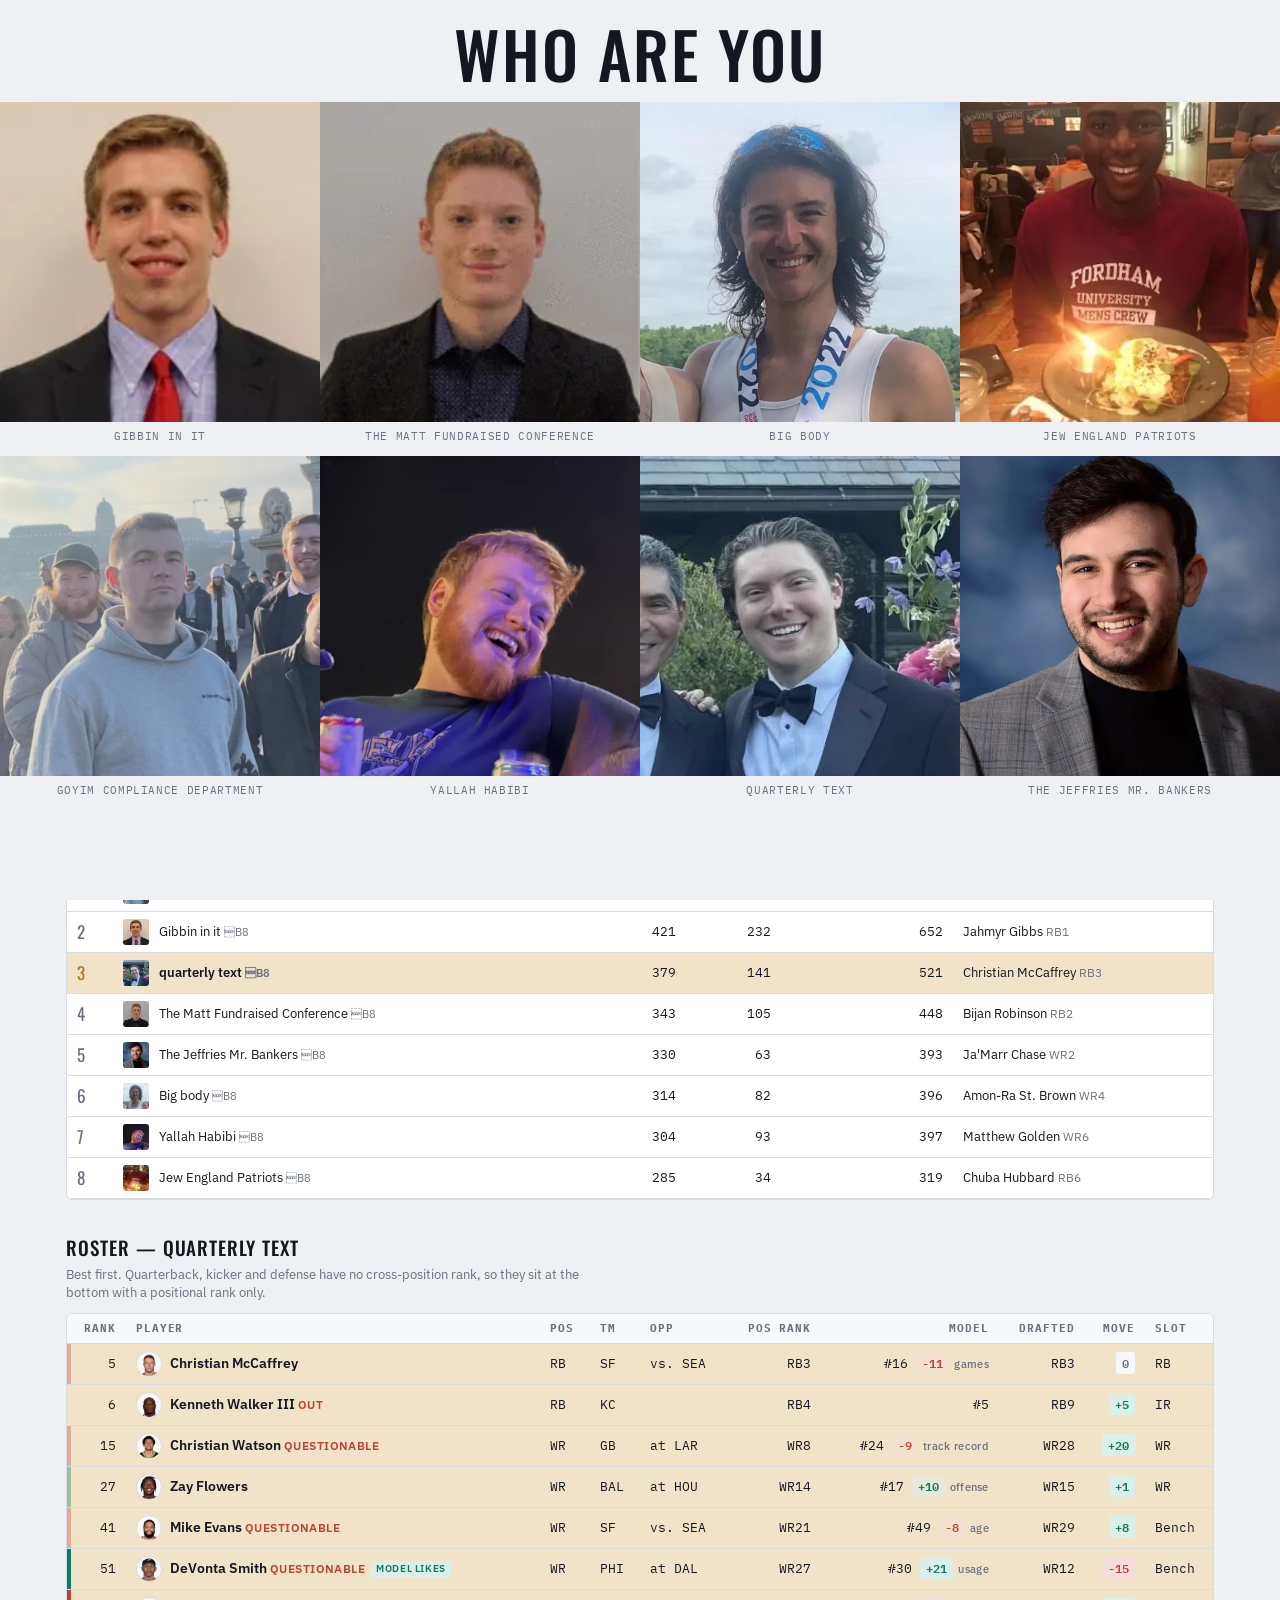
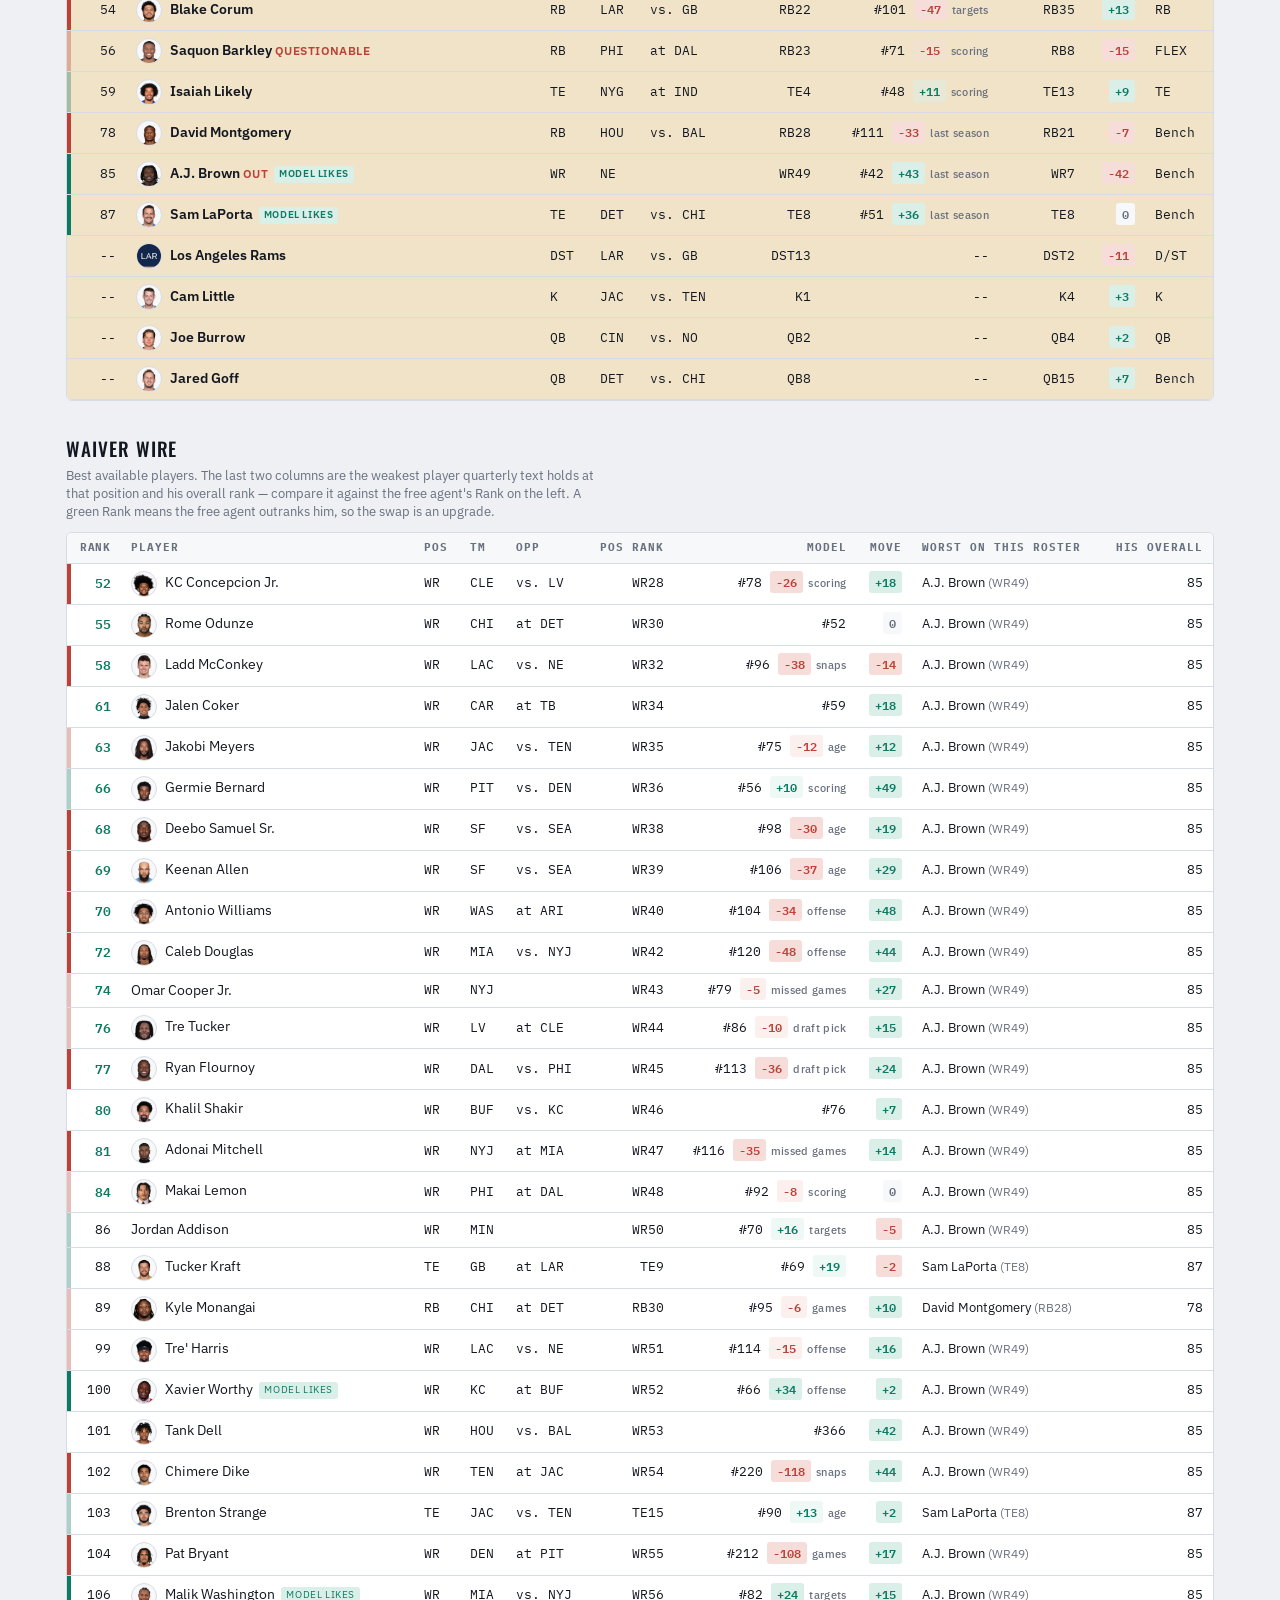
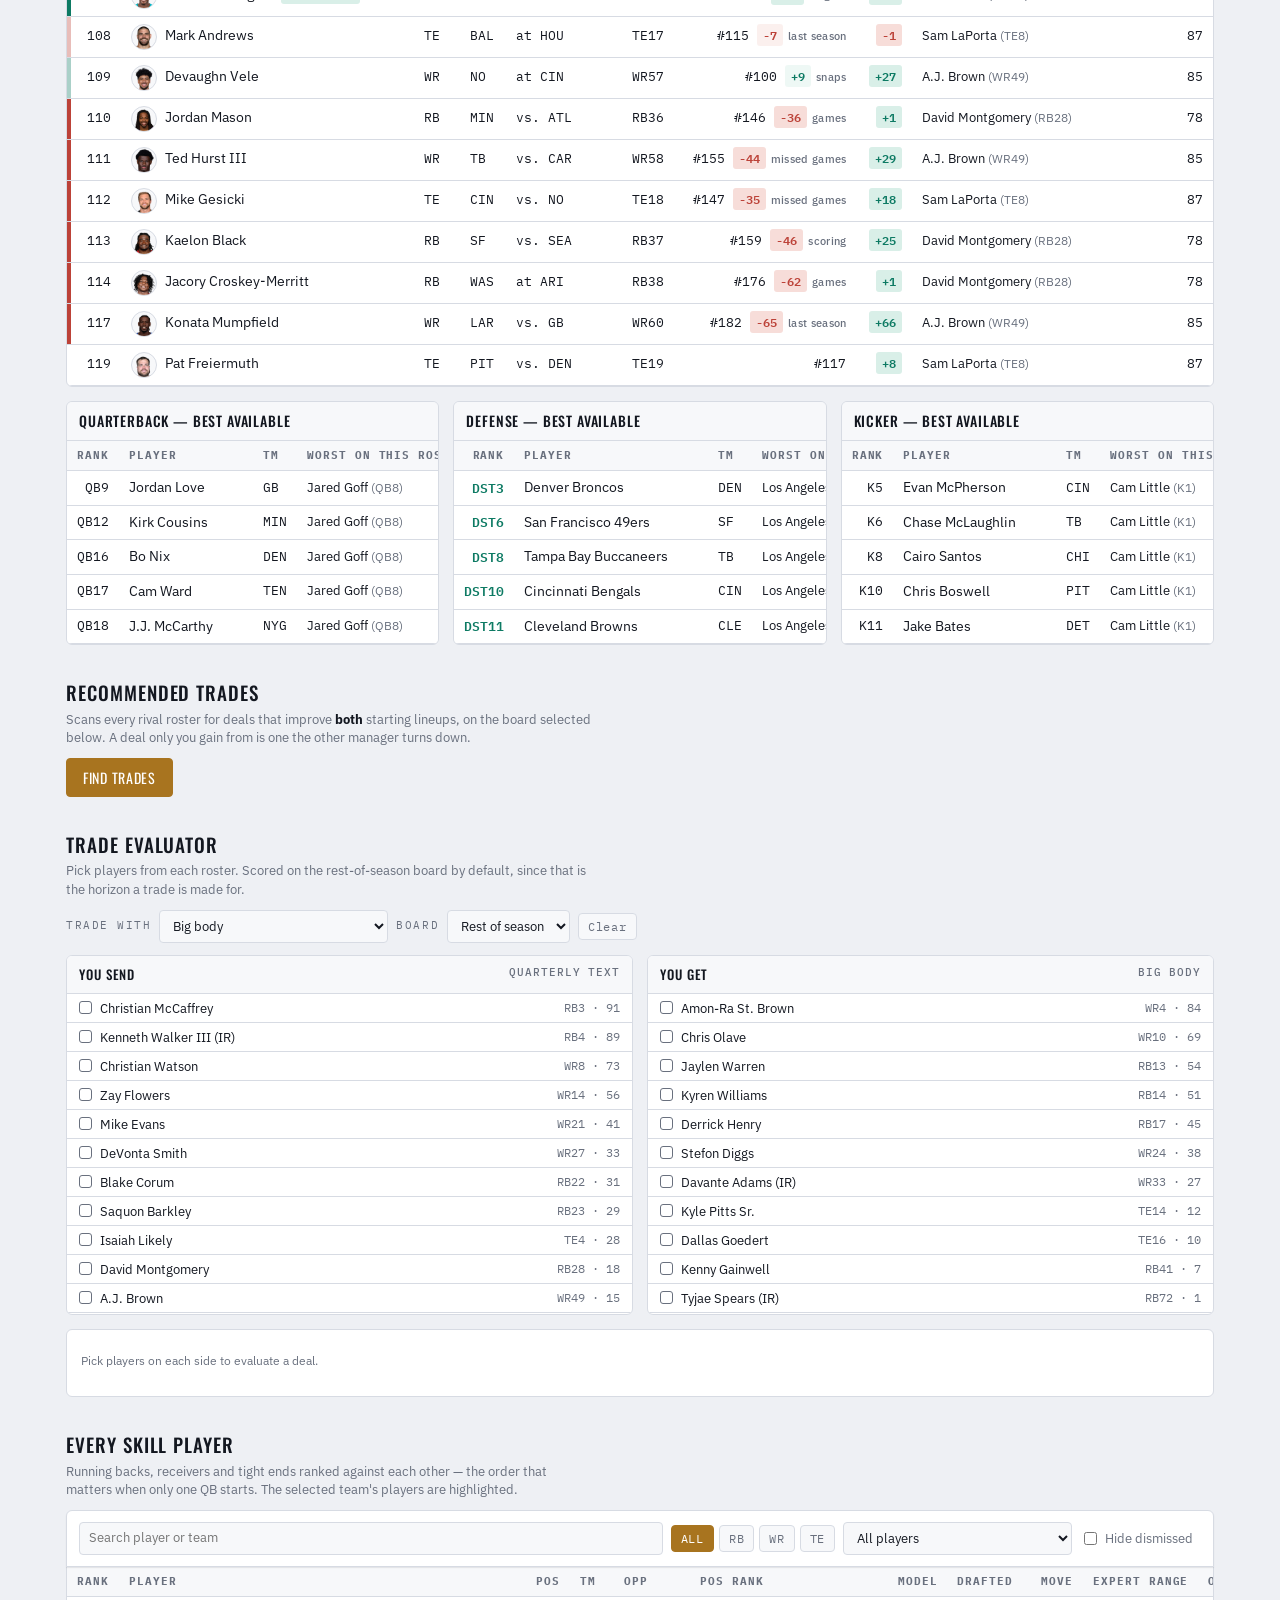
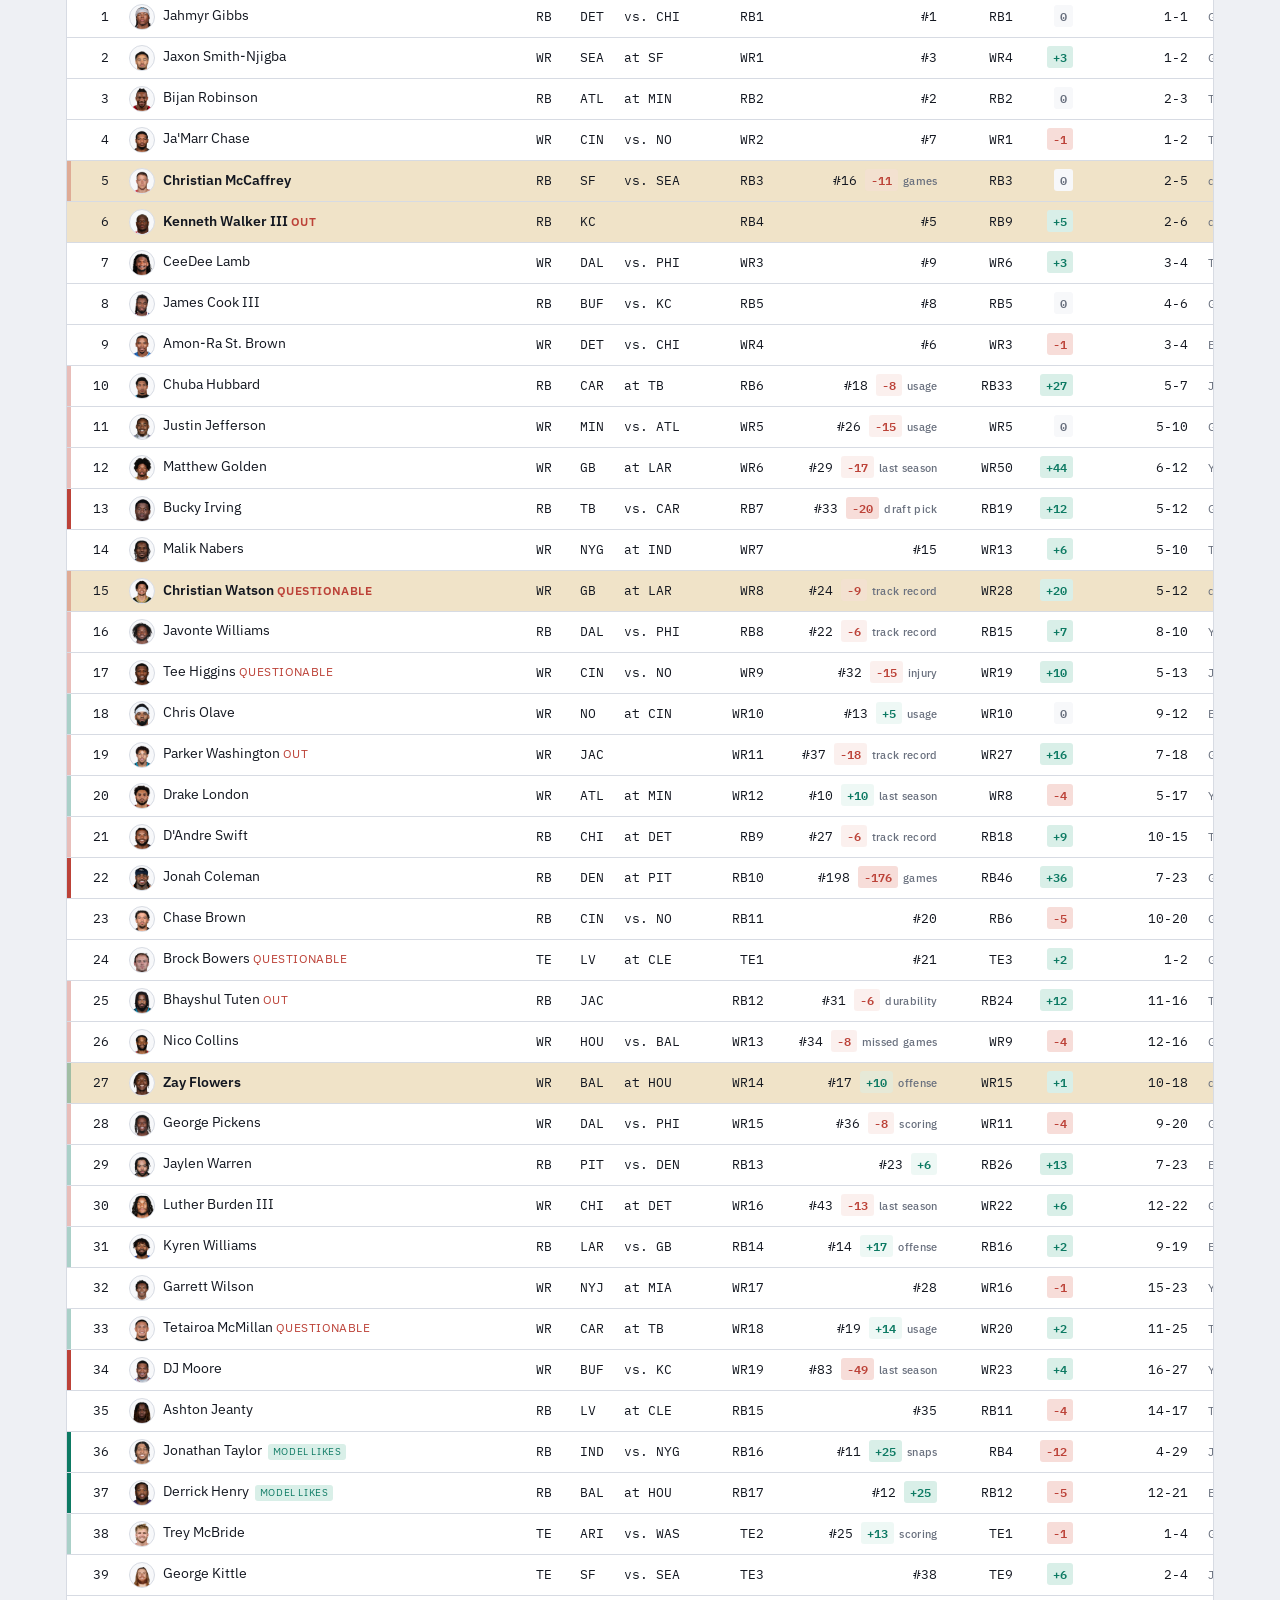
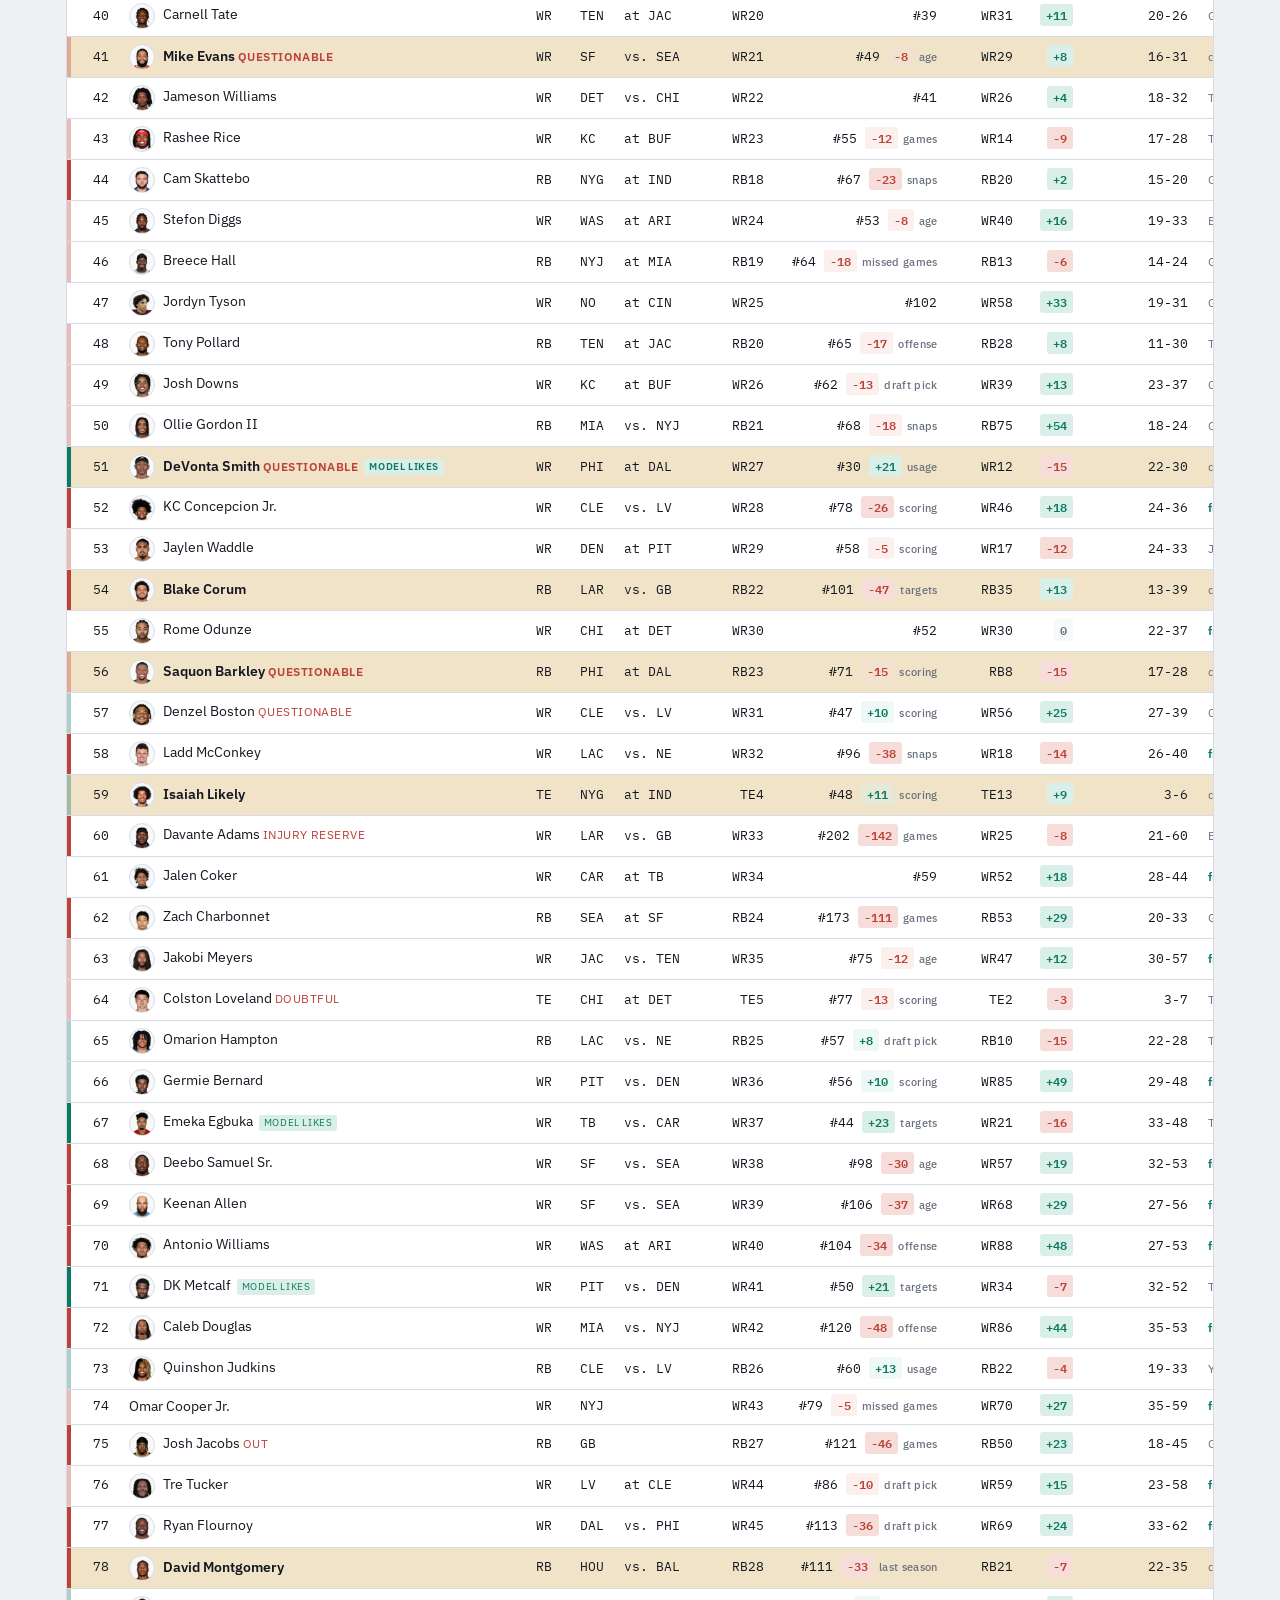
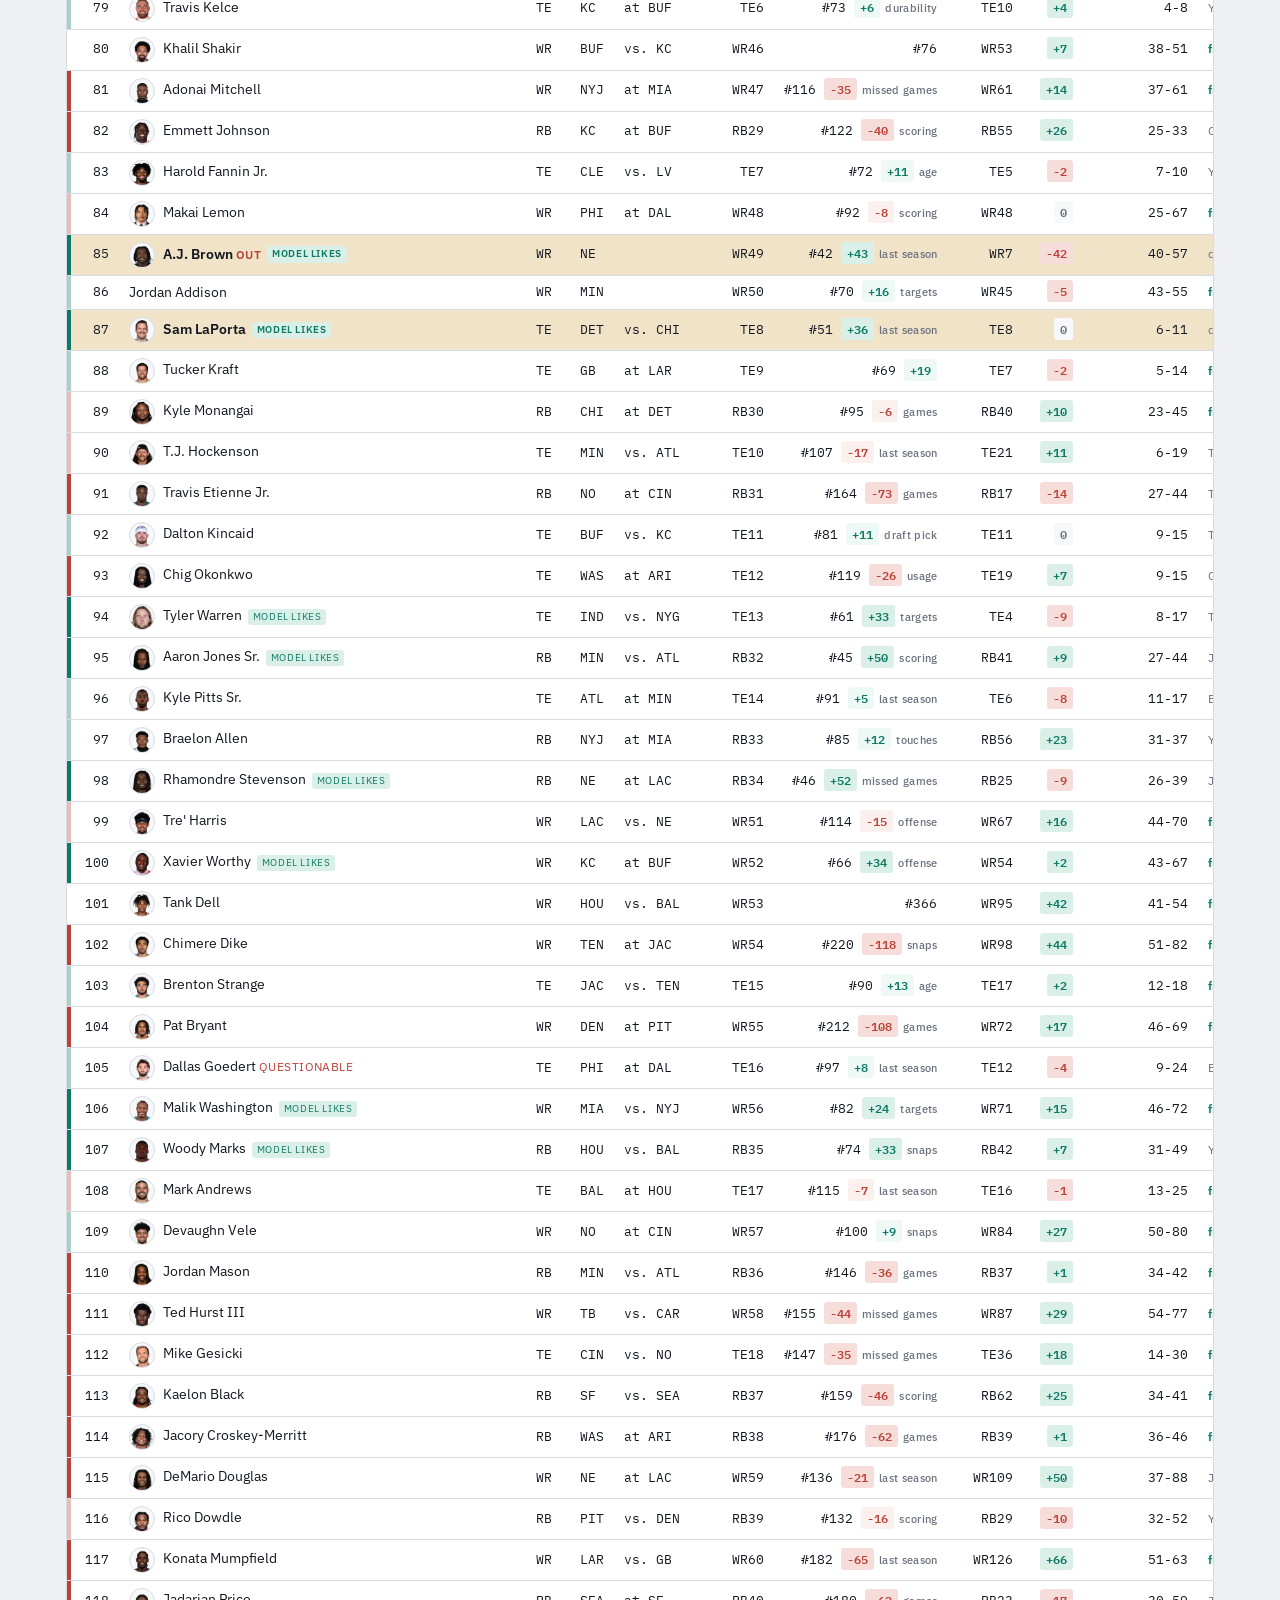
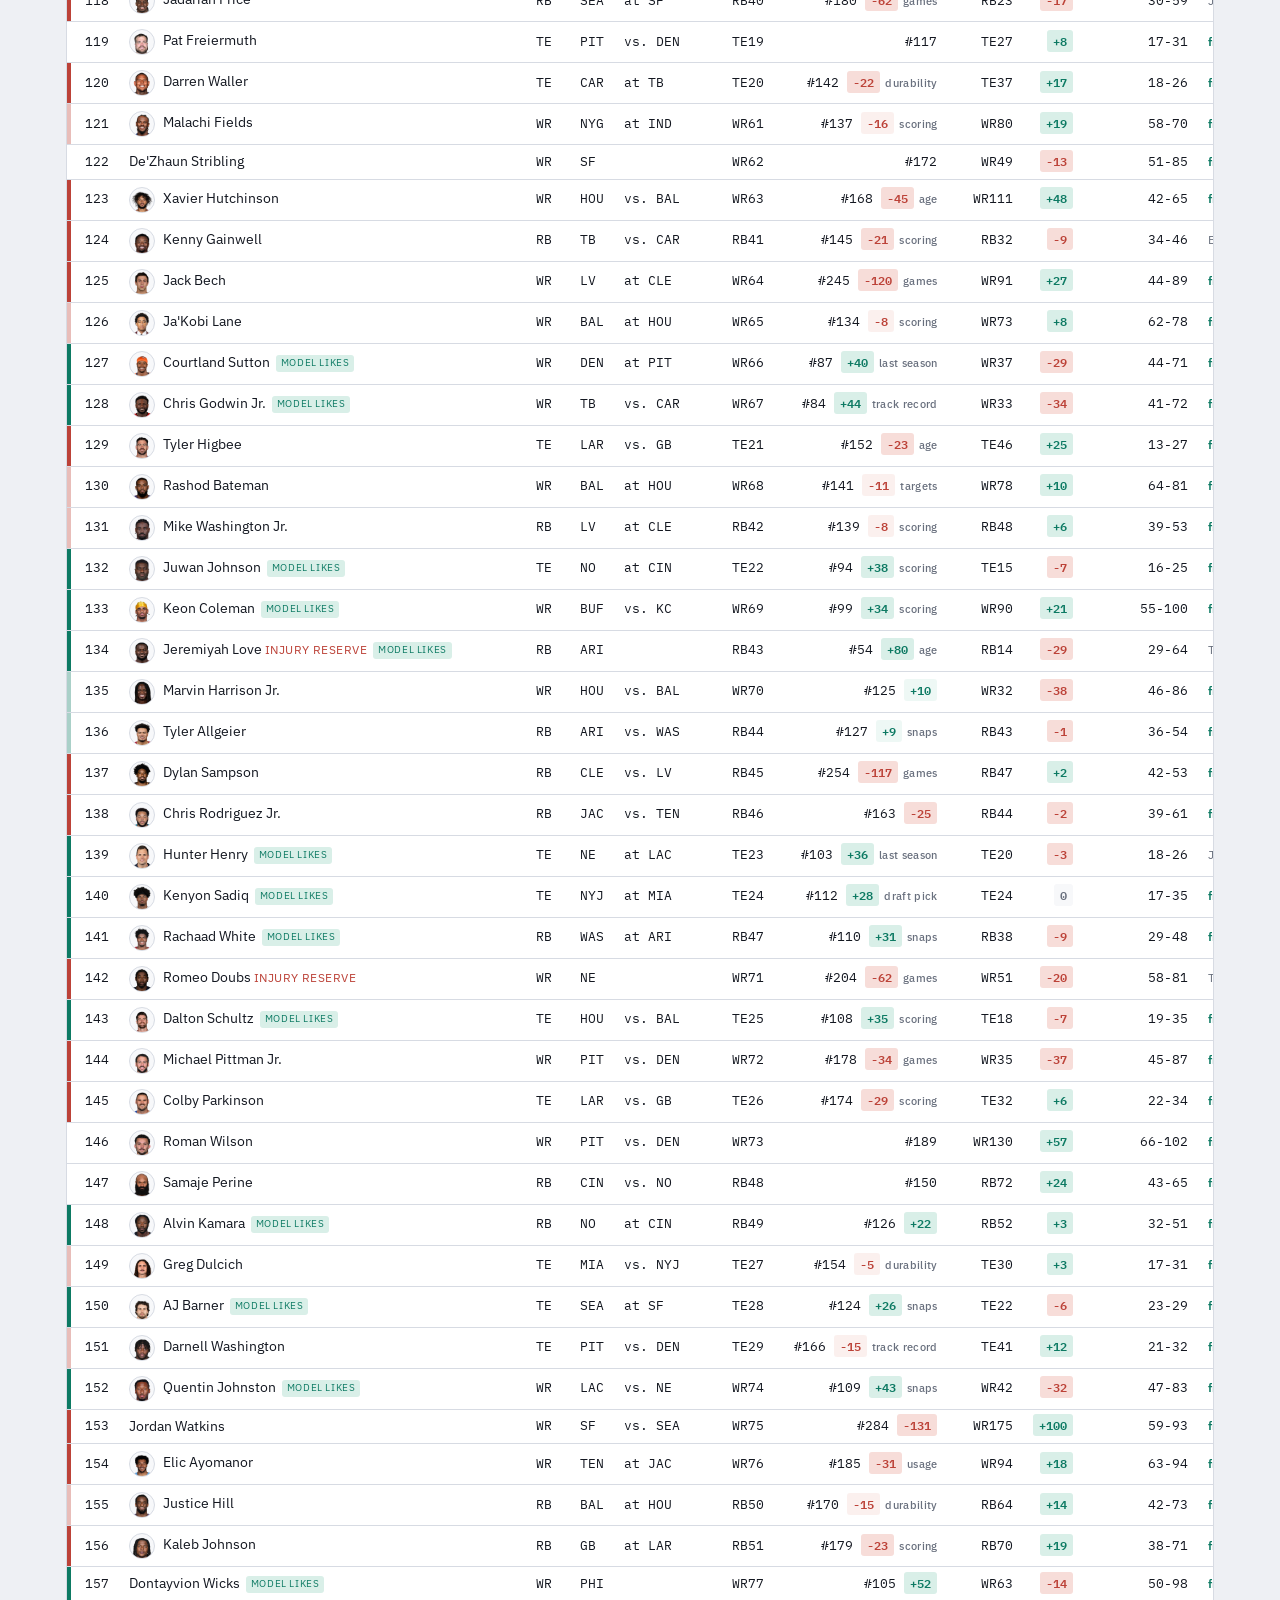
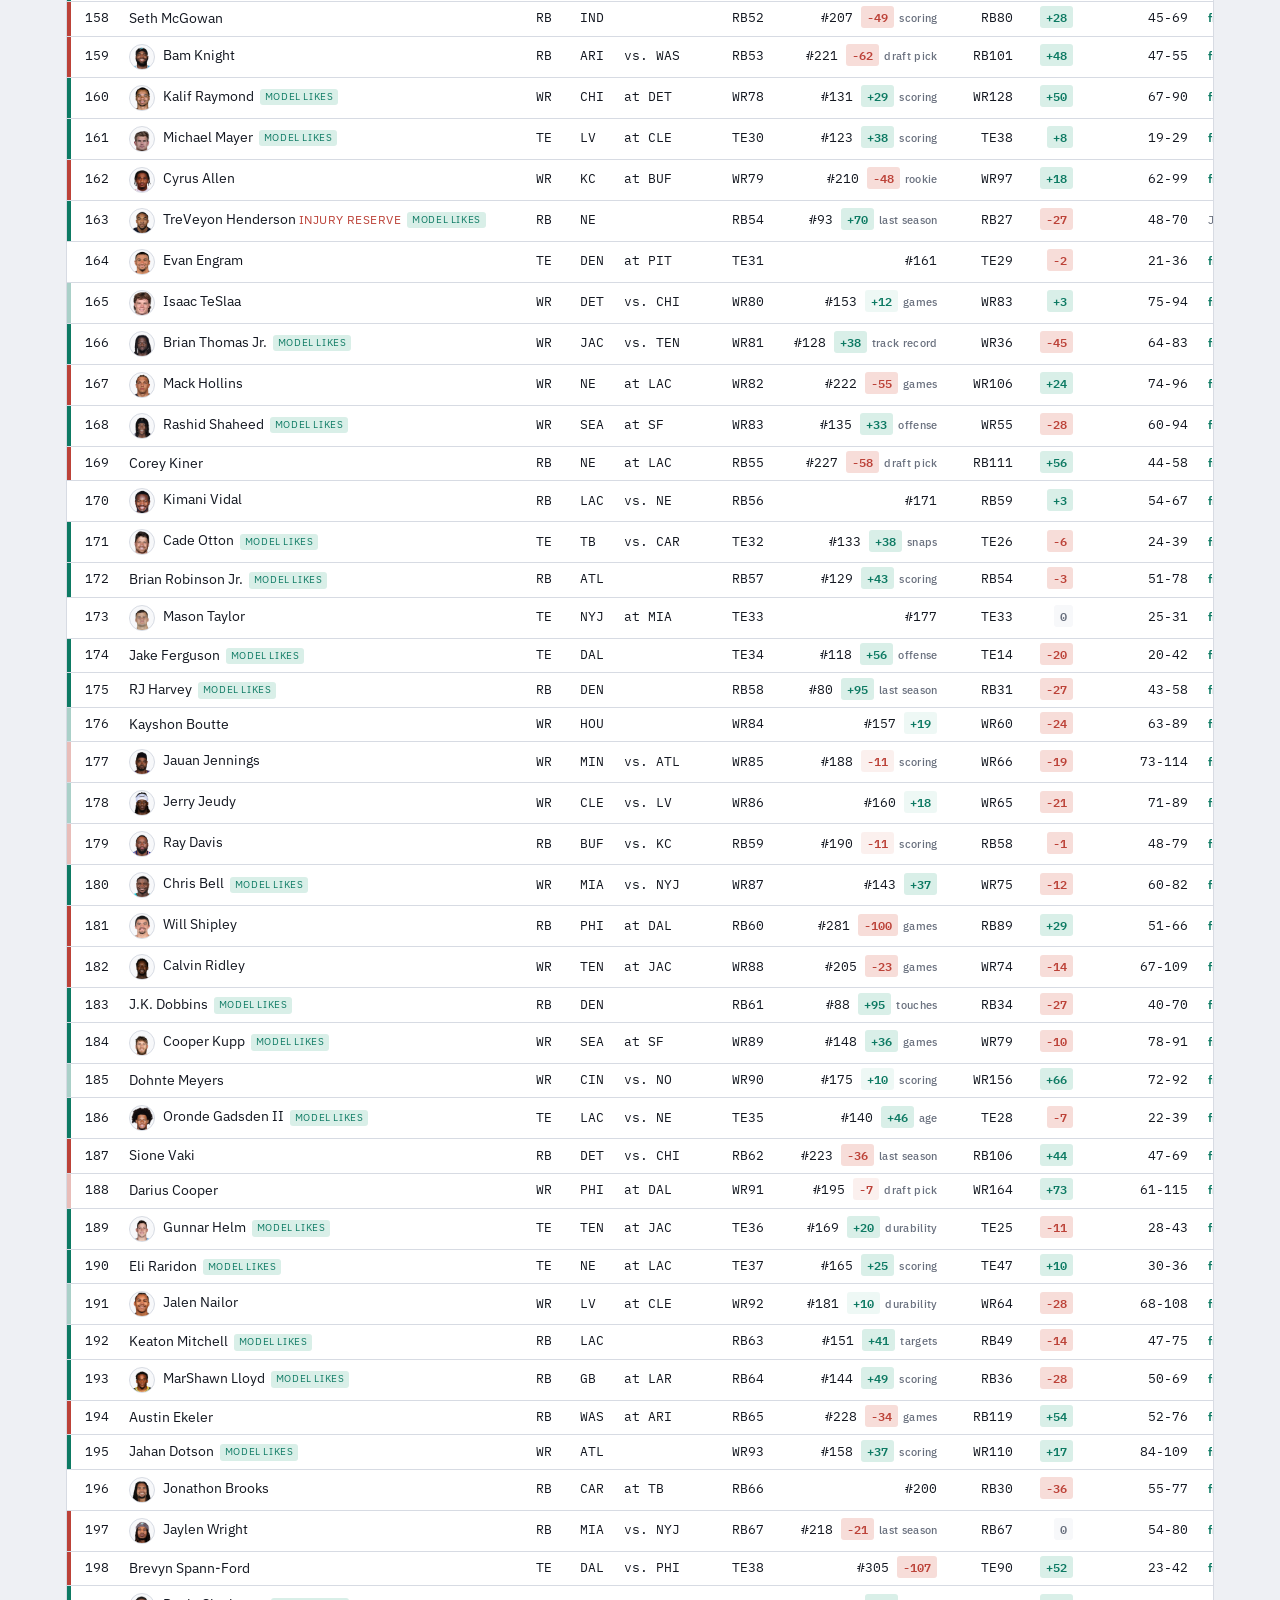
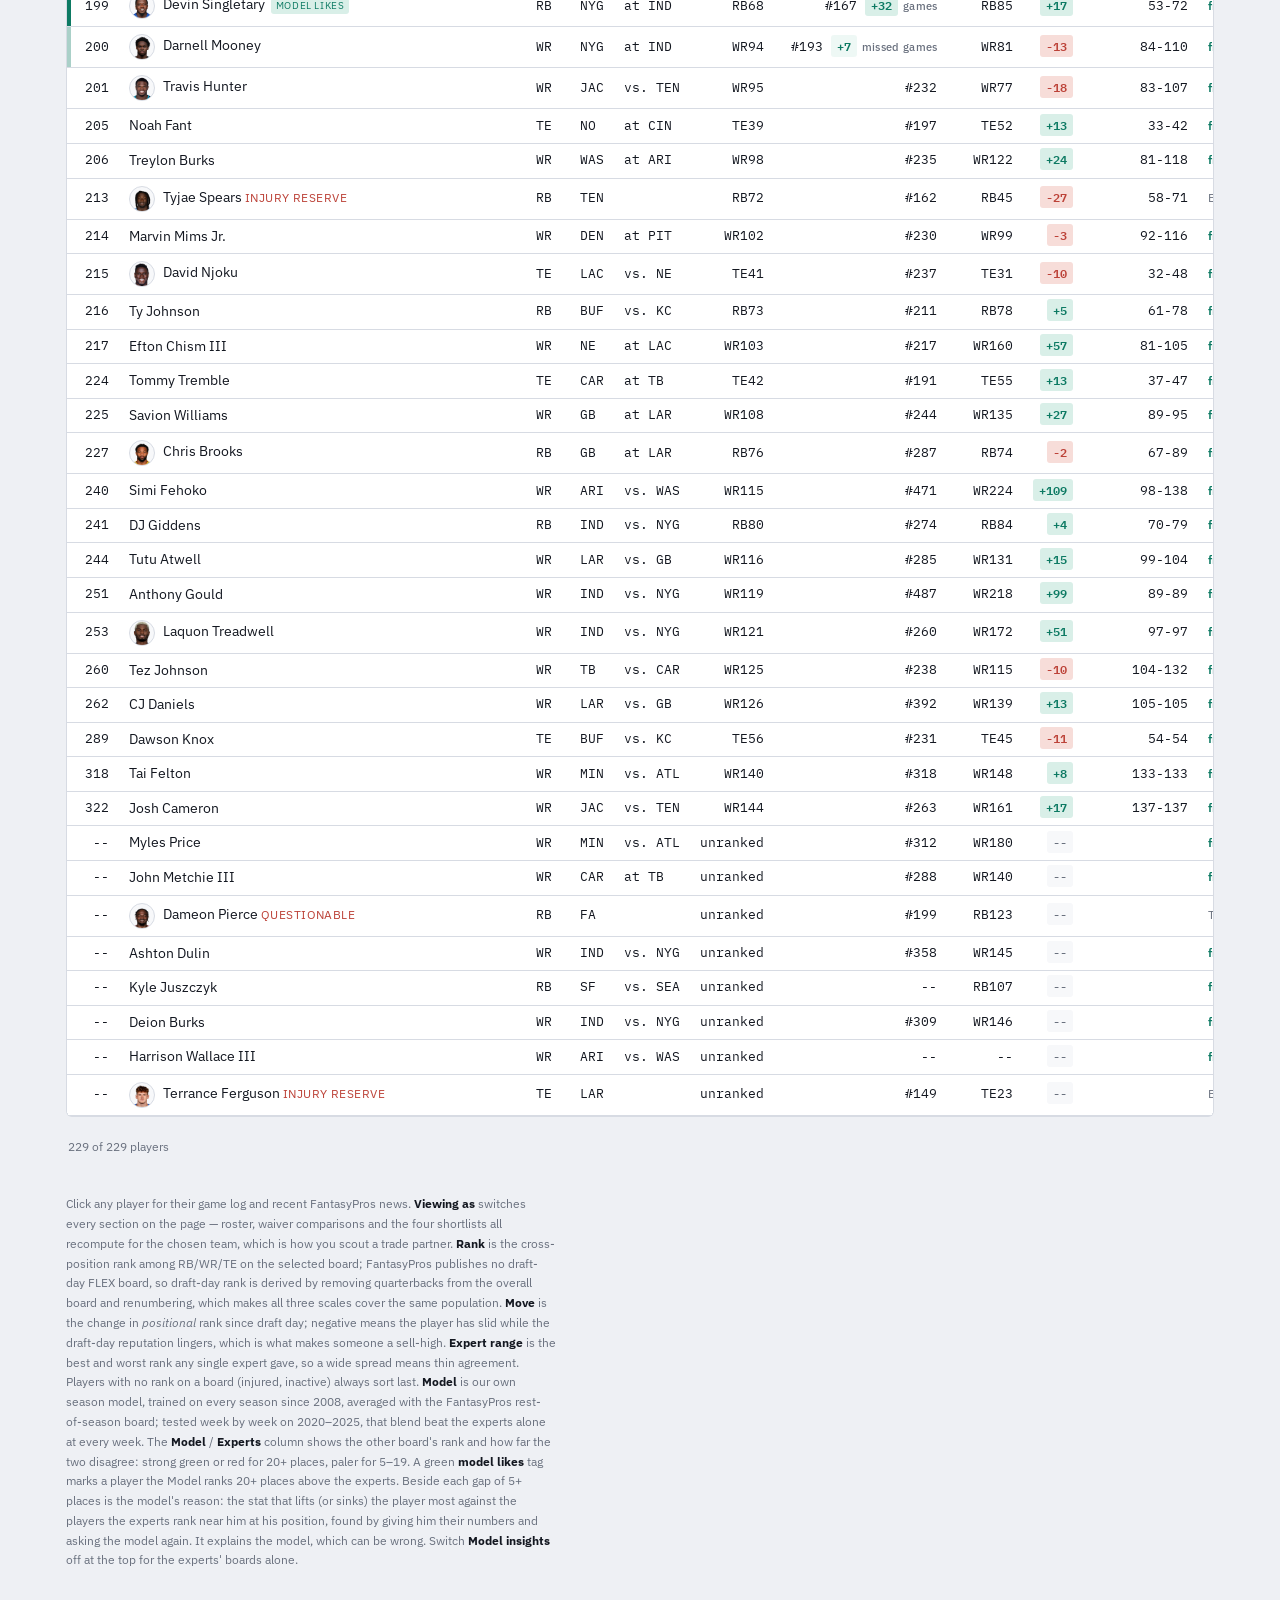
<file: fantasy/index.html>
<!doctype html>
<html lang="en">
<meta charset="utf-8">
<meta name="viewport" content="width=device-width, initial-scale=1, viewport-fit=cover">
<title>Bottomless Brunch Bromance Draft Board</title>
<meta property="og:type" content="website">
<meta property="og:site_name" content="Bottomless Brunch Bromance">
<meta property="og:title" content="Bottomless Brunch Bromance &middot; Fantasy Football">
<meta property="og:description" content="Rankings, waiver wire and trade tools for Bottomless Brunch Bromance, built on FantasyPros consensus and refreshed every hour.">
<meta property="og:url" content="https://gibdulbas.it/fantasy/">
<meta property="og:image" content="https://gibdulbas.it/fantasy/og.jpg">
<meta property="og:image:width" content="1200">
<meta property="og:image:height" content="630">
<meta name="twitter:card" content="summary_large_image">
<meta name="twitter:title" content="Bottomless Brunch Bromance &middot; Fantasy Football">
<meta name="twitter:description" content="Rankings, waiver wire and trade tools for Bottomless Brunch Bromance, built on FantasyPros consensus and refreshed every hour.">
<meta name="twitter:image" content="https://gibdulbas.it/fantasy/og.jpg">
<meta name="description" content="Rankings, waiver wire and trade tools for Bottomless Brunch Bromance, built on FantasyPros consensus and refreshed every hour.">
<link rel="icon" href="/favicon.ico" sizes="any">
<link rel="icon" type="image/png" href="/icon-192.png" sizes="192x192">
<link rel="apple-touch-icon" href="/apple-touch-icon.png">
<link rel="preconnect" href="https://fonts.googleapis.com">
<link rel="preconnect" href="https://fonts.gstatic.com" crossorigin>
<link rel="stylesheet" href="https://fonts.googleapis.com/css2?family=Oswald:wght@400;500;600&family=IBM+Plex+Mono:wght@400;500&family=IBM+Plex+Sans:wght@400;500;600&display=swap">
<style>
:root{
  --paper:#eef0f4; --surface:#fff; --raised:#f7f8fa;
  --ink:#131720; --muted:#69707e; --line:#d7dbe3;
  --accent:#a8741f; --accent-soft:#f0e3c8; --on-accent:#fff;
  --rise:#0d7a63; --rise-soft:#d9efe8;
  --fall:#bc4238; --fall-soft:#f7ddd9;
  --shadow:0 1px 2px rgba(19,23,32,.06),0 1px 1px rgba(19,23,32,.04);
}
@media (prefers-color-scheme:dark){:root:not([data-theme="light"]){
  --paper:#0e1116; --surface:#171b22; --raised:#1e232b;
  --ink:#e4e8ef; --muted:#8e97a6; --line:#2b313b;
  --accent:#d9a94e; --accent-soft:#3a2f1a; --on-accent:#1a1408;
  --rise:#4bbf9f; --rise-soft:#12302a;
  --fall:#e0756a; --fall-soft:#35211f;
  --shadow:0 1px 2px rgba(0,0,0,.4);
}}
:root[data-theme="dark"]{
  --paper:#0e1116; --surface:#171b22; --raised:#1e232b;
  --ink:#e4e8ef; --muted:#8e97a6; --line:#2b313b;
  --accent:#d9a94e; --accent-soft:#3a2f1a; --on-accent:#1a1408;
  --rise:#4bbf9f; --rise-soft:#12302a;
  --fall:#e0756a; --fall-soft:#35211f;
  --shadow:0 1px 2px rgba(0,0,0,.4);
}
*{box-sizing:border-box}
/* The artifact platform ships this reset; a standalone page does not, and
   without it any class that sets display (.whoisit is display:flex) beats the
   UA rule for [hidden] and the element stays on screen. */
[hidden]{display:none!important}
/* Every wide table scrolls inside its own container, so the page itself never
   needs to scroll sideways; clamp it so nothing can widen the layout viewport
   under a phone. */
html{overflow-x:hidden}
body{overflow-x:hidden;background:var(--paper);color:var(--ink);
  font-family:"IBM Plex Sans",ui-sans-serif,system-ui,-apple-system,Segoe UI,sans-serif;
  line-height:1.45;margin:0}
.wrap{max-width:1180px;margin:0 auto;padding-inline:16px;padding-block:0 56px}
h1,h2,h3,.dname{font-family:Oswald,"Arial Narrow",Haettenschweiler,sans-serif;
  font-weight:500;letter-spacing:.01em;text-wrap:balance;margin:0}
.eyebrow{font-family:"IBM Plex Mono",ui-monospace,SFMono-Regular,Menlo,monospace;
  font-size:11px;letter-spacing:.14em;text-transform:uppercase;color:var(--muted);margin:0}
.num{font-family:"IBM Plex Mono",ui-monospace,SFMono-Regular,Menlo,monospace;
  font-variant-numeric:tabular-nums}

/* The league photo runs above the masthead. It is shown whole rather than
   cropped -- it carries the league name and everyone's faces, and a banner
   crop would cut one or the other. */
.banner{background:var(--ink);display:flex;justify-content:center}
.banner img{display:block;width:100%;max-width:550px;height:auto}
@media (max-width:700px){.banner img{max-width:100%}}
header.top{border-bottom:1px solid var(--line);background:var(--surface);
  padding-block:16px 0;margin-bottom:22px}
/* The league name lives in the banner image now. The h1 stays in the markup
   but out of sight, so the page keeps a real heading for screen readers and
   search without printing the name twice. */
.vh{position:absolute;width:1px;height:1px;padding:0;margin:-1px;overflow:hidden;
  clip:rect(0 0 0 0);white-space:nowrap;border:0}
.sub{display:flex;flex-wrap:wrap;gap:6px 14px;margin-top:8px;font-size:13px;color:var(--muted)}
.sub b{color:var(--ink);font-weight:600}
.scalebar{display:flex;flex-wrap:wrap;gap:8px;align-items:center;margin-top:16px;
  border-top:1px solid var(--line);padding-block:10px}
.scalebtn{font-family:Oswald,sans-serif;font-size:14px;letter-spacing:.06em;
  text-transform:uppercase;cursor:pointer;border:1px solid var(--line);
  background:var(--raised);color:var(--muted);border-radius:4px;padding:7px 14px}
.scalebtn[aria-pressed="true"]{background:var(--ink);border-color:var(--ink);color:var(--paper)}
.teampick{display:flex;align-items:center;gap:7px;margin-left:auto}
.teampick label{font-family:"IBM Plex Mono",monospace;font-size:10.5px;letter-spacing:.11em;
  text-transform:uppercase;color:var(--muted)}
#team{font-family:Oswald,sans-serif;font-size:14px;letter-spacing:.04em;padding:7px 10px;
  border:1px solid var(--accent);background:var(--accent-soft);color:var(--ink);border-radius:4px}
.boardnote{font-size:11.5px;color:var(--muted);flex:1 1 100%;margin:0}
.boardnote b{color:var(--ink)}
.warn{color:var(--fall)}

h2.sec{font-size:19px;text-transform:uppercase;letter-spacing:.05em;margin:34px 0 3px}
p.secsub{margin:0 0 12px;font-size:12.5px;color:var(--muted);max-width:66ch}
.secsub b{color:var(--ink)}

.grid{display:grid;grid-template-columns:repeat(auto-fit,minmax(310px,1fr));gap:14px}
.panel{background:var(--surface);border:1px solid var(--line);border-radius:6px;
  box-shadow:var(--shadow);overflow:hidden}
.panel>h2{font-size:15px;text-transform:uppercase;letter-spacing:.06em;
  padding:11px 14px;border-bottom:1px solid var(--line);display:flex;
  justify-content:space-between;align-items:baseline;gap:10px}
.panel>h2 span{font-size:11px;color:var(--muted);letter-spacing:.04em;
  text-transform:none;font-family:"IBM Plex Sans",sans-serif;text-align:right}
.panel.sell{border-top:3px solid var(--fall)}
.panel.buy{border-top:3px solid var(--rise)}
.panel.adds{border-top:3px solid var(--accent)}
.panel.drops{border-top:3px solid var(--muted)}
.rows{display:flex;flex-direction:column}
.row{display:flex;align-items:baseline;gap:8px;flex-wrap:wrap;
  padding:9px 14px;border-bottom:1px solid var(--line);font-size:13px}
.row:last-child{border-bottom:0}
.dname{font-size:16px;font-weight:500}
.tag{font-size:10.5px;letter-spacing:.07em;text-transform:uppercase;color:var(--muted);
  border:1px solid var(--line);border-radius:3px;padding:1px 5px;white-space:nowrap}
.move{font-size:12.5px;color:var(--muted);width:100%}
.move .a{color:var(--ink);font-weight:600}
.whytxt{display:block;color:var(--ink);font-size:12px;margin-top:3px}
.delta{font-weight:600;padding:1px 6px;border-radius:3px;font-size:12px;
  font-family:"IBM Plex Mono",monospace}
.up{color:var(--rise);background:var(--rise-soft)}
.down{color:var(--fall);background:var(--fall-soft)}
.flat{color:var(--muted);background:var(--raised)}
.inj{color:var(--fall);font-size:11.5px;letter-spacing:.04em;text-transform:uppercase}
.empty{padding:14px;color:var(--muted);font-size:13px}

.controls{position:sticky;top:env(safe-area-inset-top,0px);z-index:5;
  background:var(--surface);border:1px solid var(--line);border-radius:6px 6px 0 0;
  padding:11px 12px;margin:0;display:flex;flex-wrap:wrap;gap:8px;
  align-items:center;box-shadow:var(--shadow)}
input[type=search],select{font:inherit;font-size:13px;color:var(--ink);
  background:var(--raised);border:1px solid var(--line);border-radius:4px;padding:6px 9px}
input[type=search]{flex:1 1 180px;min-width:0}
.chips{display:flex;flex-wrap:wrap;gap:5px}
.chip{font-family:"IBM Plex Mono",monospace;font-size:11.5px;letter-spacing:.06em;
  cursor:pointer;border:1px solid var(--line);background:var(--raised);color:var(--muted);
  border-radius:4px;padding:5px 9px}
.chip[aria-pressed="true"]{background:var(--accent);border-color:var(--accent);color:var(--on-accent)}
.chip:focus-visible,th:focus-visible,input:focus-visible,select:focus-visible,
.scalebtn:focus-visible{outline:2px solid var(--accent);outline-offset:2px}

.tablewrap{overflow-x:auto;background:var(--surface);border:1px solid var(--line);
  border-radius:6px}
.tablewrap.joined{border-top:0;border-radius:0 0 6px 6px}
table{border-collapse:collapse;width:100%;font-size:13px;min-width:720px}
th,td{text-align:left;padding:7px 10px;border-bottom:1px solid var(--line);white-space:nowrap}
th{position:sticky;top:0;background:var(--raised);font-family:"IBM Plex Mono",monospace;
  font-size:10.5px;letter-spacing:.09em;text-transform:uppercase;color:var(--muted);z-index:1}
th[data-k]{cursor:pointer;user-select:none}
th[aria-sort] .car{color:var(--accent)}
td.r,th.r{text-align:right}
tr.mine td{background:var(--accent-soft)}
tr.mine .pname{font-weight:600}
.pname{font-size:13.5px}
.owner{color:var(--muted);font-size:12px}
.fa{color:var(--rise);font-size:12px;font-weight:600}
.count{color:var(--muted);font-size:12px;padding:9px 2px}
.up-yes{color:var(--rise);font-weight:600}
.up-no{color:var(--muted)}
.sidegrid{display:grid;grid-template-columns:repeat(auto-fit,minmax(290px,1fr));gap:14px;
  margin-top:14px}
.sidegrid table{min-width:280px}
.sidegrid h3{font-size:14px;text-transform:uppercase;letter-spacing:.06em;
  padding:9px 12px;border-bottom:1px solid var(--line);background:var(--raised)}
/* the button is a generous 28px hit target; only the inner span is the dot,
   so the click is easy to land without opening the row's drawer */
button.mkdot{appearance:none;cursor:pointer;border:0;background:none;padding:0;
  width:28px;height:24px;margin:-6px 0 -6px 2px;vertical-align:middle;
  display:inline-flex;align-items:center;justify-content:center}
button.mkdot .d{width:11px;height:11px;border-radius:50%;background:transparent;
  border:1.5px solid var(--muted);opacity:0;transition:opacity .12s ease}
@media (prefers-reduced-motion:reduce){button.mkdot .d{transition:none}}
/* visible on hover of that player's own row, or always once marked */
tr:hover button.mkdot .d,.row:hover button.mkdot .d{opacity:.45}
button.mkdot:focus-visible{outline:2px solid var(--accent);outline-offset:-2px;border-radius:4px}
button.mkdot:focus-visible .d{opacity:1}
button.mkdot.on .d{opacity:1}
button.mkdot.flag .d{background:var(--rise);border-color:var(--rise)}
button.mkdot.dismiss .d{background:var(--fall);border-color:var(--fall)}
tr:hover button.mkdot.on .d,.row:hover button.mkdot.on .d{opacity:1}
#markwarn{font-size:11.5px;color:var(--fall)}
/* The portrait sits in the top-right corner of the masthead, big, with the
   team name under it. The header reserves room on the right so the league
   name never runs beneath it. */
.whoisit{display:flex;flex-direction:column;align-items:center;gap:7px;cursor:pointer;
  font:inherit;color:var(--ink);background:none;border:0;padding:0}
.whoisit img{width:clamp(84px,9.5vw,132px);aspect-ratio:1;border-radius:5px;
  object-fit:cover;display:block;background:var(--raised);
  border:1px solid var(--line);box-shadow:var(--shadow)}
.whoisit span{font-family:"IBM Plex Mono",monospace;font-size:10.5px;letter-spacing:.09em;
  text-transform:uppercase;color:var(--muted);max-width:clamp(84px,9.5vw,132px);
  text-align:center;line-height:1.35}
.whoisit:hover span{color:var(--ink)}
.whoisit:focus-visible{outline:2px solid var(--accent);outline-offset:3px;border-radius:5px}
@media (min-width:701px){
  header.top .wrap{position:relative;padding-right:clamp(108px,11.5vw,160px)}
  .teampick{position:absolute;top:20px;right:16px;margin:0;gap:0;flex-direction:column;
    align-items:flex-end}
}
/* a section folded behind a button: Schmovement, and Model vs experts */
.dropbtn{font-family:Oswald,sans-serif;font-size:17px;letter-spacing:.06em;
  text-transform:uppercase;cursor:pointer;border:1px solid var(--line);
  background:var(--surface);color:var(--ink);border-radius:6px;
  padding:11px 18px;display:flex;align-items:center;gap:10px;width:100%;
  box-shadow:var(--shadow);margin-top:4px}
.dropbtn:hover{background:var(--raised)}
.dropbtn:focus-visible{outline:2px solid var(--accent);outline-offset:2px}
.dropbtn .caret{color:var(--muted);font-size:12px;transition:transform .15s ease}
.dropbtn[aria-expanded="true"] .caret{transform:rotate(90deg)}
.dropbtn .hint{margin-left:auto;font-family:"IBM Plex Sans",sans-serif;font-size:11.5px;
  letter-spacing:0;text-transform:none;color:var(--muted)}
.dropbody{margin-top:14px}
.dropsec{margin-bottom:12px}
/* advanced stats */
#advbox .chips{margin:0 0 10px}
th[data-as]{cursor:pointer;user-select:none}
#advtable td.dim{color:var(--muted)}
@media (prefers-reduced-motion:reduce){.dropbtn .caret{transition:none}}
/* on a phone the hint drops under the title instead of squeezing it onto two lines */
@media (max-width:560px){.dropbtn{flex-wrap:wrap;row-gap:2px}.dropbtn .hint{flex-basis:100%;margin-left:22px;text-align:left}}
/* ---- who are you ---- */
/* Block, not flex. As a column flex container this shrank the grid whenever
   the tiles were taller than the window -- flex items shrink by default -- and
   .pshot clips its images, so they vanished instead of scrolling. Whether it
   happened depended on viewport height, which is why it came and went. */
#picker{position:fixed;inset:0;z-index:60;background:var(--paper);
  overflow-y:auto;-webkit-overflow-scrolling:touch;
  padding-top:env(safe-area-inset-top,0px);padding-bottom:env(safe-area-inset-bottom,0px)}
#whoami{font-family:Oswald,sans-serif;font-weight:500;text-transform:uppercase;
  letter-spacing:.03em;text-align:center;margin:0;cursor:pointer;
  font-size:clamp(30px,7vw,64px);line-height:1.1;padding:18px 16px 14px;
  -webkit-user-select:none;user-select:none}
/* minmax(0,1fr), not 1fr: a bare 1fr floors each track at the item's
   min-content width, and the captions do not wrap -- so a long team name
   ("The Matt Fundraised Conference") made its column wider than the others
   and pushed the grid off the screen. */
.pgrid{display:grid;grid-template-columns:repeat(4,minmax(0,1fr));gap:0;width:100%}
@media (max-width:1000px){.pgrid{grid-template-columns:repeat(3,minmax(0,1fr))}}
@media (max-width:700px){.pgrid{grid-template-columns:repeat(2,minmax(0,1fr))}}
.ptile{display:block;width:100%;padding:0;border:0;background:none;cursor:pointer;
  font:inherit;color:inherit;text-align:center;touch-action:manipulation;
  -webkit-tap-highlight-color:transparent;-webkit-user-select:none;user-select:none}
.pshot img{-webkit-user-drag:none;user-drag:none;pointer-events:none}
/* both are spans inside a button: without display:block they stay inline,
   width and aspect-ratio do not apply, and the whole tile collapses */
.pshot{display:block;position:relative;width:100%;aspect-ratio:1;overflow:hidden;
  background:var(--raised)}
.pshot img{position:absolute;inset:0;width:100%;height:100%;object-fit:cover;display:block}
.pshot .p2{opacity:0;transition:opacity .12s ease}
/* hover reveals the second photo; the heading flips them all, and hovering
   while flipped flips that one back -- the two toggles compose */
/* Hover rules only where a pointer can actually hover: on a touchscreen
   :hover sticks after a tap and the photo never changes back. */
@media (hover:hover){
  .ptile:hover .pshot .p2{opacity:1}
  .pgrid.flipped .ptile:hover .pshot .p2{opacity:0}
}
.ptile:focus-visible .pshot .p2{opacity:1}
.pgrid.flipped .pshot .p2{opacity:1}
.pgrid.flipped .ptile:focus-visible .pshot .p2{opacity:0}
/* Touch: held down shows the second photo, releasing picks the team. */
.ptile.pressing .pshot .p2{opacity:1}
.pgrid.flipped .ptile.pressing .pshot .p2{opacity:0}
.ptile:focus-visible{outline:3px solid var(--accent);outline-offset:-3px}
/* NOT .pname -- that class already labels every player name in the tables,
   and this rule comes later in the sheet, so it would restyle all of them */
/* Wrap rather than truncate: at phone width a track is under 200px and the
   longer team names would read "THE MATT FUNDRAISED CONFERENC...". */
.ptname{display:block;font-family:"IBM Plex Mono",monospace;font-size:11px;letter-spacing:.06em;
  text-transform:uppercase;color:var(--muted);padding:7px 8px 12px;line-height:1.35;
  overflow-wrap:anywhere}
.ptile:hover .ptname{color:var(--ink)}
@media (prefers-reduced-motion:reduce){.pshot .p2{transition:none}}
#powerwrap table{min-width:560px}
#powerwrap tbody tr{cursor:default}
#powerwrap tbody tr.pteam{cursor:pointer}
#powerwrap tr.pteam .tname::after{content:" B8";color:var(--muted);font-size:11px}
#powerwrap tr.pteam[aria-expanded="true"] .tname::after{content:" BE"}
#powerwrap tr.pteam:focus-visible{outline:2px solid var(--accent);outline-offset:-2px}
#powerwrap tr.proster>td,#powerwrap tr.proster:hover>td{background:var(--raised);padding:12px 14px 16px}
.prgrid{display:grid;grid-template-columns:repeat(auto-fit,minmax(250px,1fr));gap:4px 26px}
.prgrid h4{font-family:"IBM Plex Mono",ui-monospace,monospace;font-size:10.5px;letter-spacing:.12em;
  text-transform:uppercase;color:var(--muted);margin:8px 0 4px;font-weight:500}
.prlist{list-style:none;margin:0;padding:0}
.prlist li{display:flex;gap:8px;align-items:baseline;padding:4px 2px;border-bottom:1px solid var(--line);
  cursor:pointer;font-size:13px}
.prlist li:hover{background:var(--surface)}
.prlist li:focus-visible{outline:2px solid var(--accent);outline-offset:-2px}
.prlist li.mk-flag{background:var(--rise-soft)}
.prlist li.mk-dismiss{background:var(--fall-soft);opacity:.62}
.prlist .slot{font-family:"IBM Plex Mono",ui-monospace,monospace;font-size:11px;color:var(--muted);
  flex:0 0 40px}
.prlist .rk{margin-left:auto;white-space:nowrap;font-family:"IBM Plex Mono",ui-monospace,monospace;
  font-size:12px;color:var(--muted)}
.proster .viewas{margin-top:12px}
#powerwrap tbody tr:hover td{background:var(--raised)}
#powerwrap tr.you td{background:var(--accent-soft)}
#powerwrap tr.you .tname{font-weight:600}
.pr{font-family:"IBM Plex Mono",monospace;font-variant-numeric:tabular-nums}
.prank{font-family:Oswald,sans-serif;font-size:17px;color:var(--muted)}
#powerwrap td.pface,#powerwrap th.pface{width:34px;padding-right:0}
#powerwrap.nofaces .pface{display:none}
.pface img{width:26px;height:26px;border-radius:3px;object-fit:cover;display:block;
  background:var(--raised)}
tr.you .prank{color:var(--accent)}
#findbar{display:flex;flex-wrap:wrap;gap:8px;align-items:center;margin:0 0 12px}
#findbtn{font-family:Oswald,sans-serif;font-size:14px;letter-spacing:.05em;text-transform:uppercase;
  cursor:pointer;border:1px solid var(--accent);background:var(--accent);color:var(--on-accent);
  border-radius:4px;padding:8px 16px}
#findbtn[disabled]{opacity:.6;cursor:default}
#findnote{font-size:12px;color:var(--muted)}
.deal{display:block;width:100%;text-align:left;font:inherit;cursor:pointer;
  background:var(--surface);border:1px solid var(--line);border-left:3px solid var(--rise);
  border-radius:5px;padding:10px 12px;margin-bottom:8px;color:var(--ink)}
.deal:hover{background:var(--raised)}
.deal:focus-visible{outline:2px solid var(--accent);outline-offset:2px}
.deal .who{font-family:"IBM Plex Mono",monospace;font-size:10.5px;letter-spacing:.09em;
  text-transform:uppercase;color:var(--muted);margin-bottom:5px}
.deal .legs{display:flex;flex-wrap:wrap;gap:6px 14px;align-items:baseline}
.deal .leg{font-size:13.5px}
.deal .leg b{font-family:Oswald,sans-serif;font-weight:500;font-size:15px}
.deal .arrow{color:var(--muted)}
.deal .gains{margin-top:6px;font-size:12px;color:var(--muted);
  font-family:"IBM Plex Mono",monospace}
.deal .gains b{color:var(--rise)}

.tradebar{display:flex;flex-wrap:wrap;gap:8px;align-items:center;margin-bottom:12px}
.tradegrid{display:grid;grid-template-columns:1fr 1fr;gap:14px}
@media (max-width:720px){.tradegrid{grid-template-columns:1fr}}
.tradecol{background:var(--surface);border:1px solid var(--line);border-radius:6px;overflow:hidden}
.tradecol h3{font-size:13px;text-transform:uppercase;letter-spacing:.07em;padding:9px 12px;
  border-bottom:1px solid var(--line);background:var(--raised);display:flex;
  justify-content:space-between;gap:8px}
.tradecol h3 span{color:var(--muted);font-family:"IBM Plex Mono",monospace;font-size:11px}
.tradelist{max-height:320px;overflow-y:auto}
.trow{display:flex;align-items:center;gap:8px;padding:6px 12px;border-bottom:1px solid var(--line);
  font-size:12.5px;cursor:pointer;background:none;border-left:0;border-right:0;border-top:0;
  width:100%;text-align:left;color:var(--ink);font-family:inherit}
.trow:last-child{border-bottom:0}
.trow:hover{background:var(--raised)}
.trow[aria-pressed="true"]{background:var(--accent-soft)}
.trow .tick{width:13px;height:13px;border:1.5px solid var(--muted);border-radius:3px;flex:0 0 auto}
.trow[aria-pressed="true"] .tick{background:var(--accent);border-color:var(--accent)}
.trow .nm{flex:1;min-width:0;overflow:hidden;text-overflow:ellipsis;white-space:nowrap}
.trow .rk{font-family:"IBM Plex Mono",monospace;color:var(--muted);font-size:11.5px}
.trow.nv .rk{color:var(--fall)}
#tradeout{margin-top:14px;background:var(--surface);border:1px solid var(--line);
  border-radius:6px;padding:14px}
.verdict{font-family:Oswald,sans-serif;font-size:21px;text-transform:uppercase;letter-spacing:.04em}
.verdict.good{color:var(--rise)} .verdict.bad{color:var(--fall)} .verdict.even{color:var(--muted)}
.tstat{display:flex;flex-wrap:wrap;gap:18px;margin:8px 0 4px;font-size:13px}
.tstat b{font-family:"IBM Plex Mono",monospace;font-variant-numeric:tabular-nums}
.tnote{font-size:12px;color:var(--muted);margin-top:8px;line-height:1.55}
.lineupcmp{display:grid;grid-template-columns:1fr 1fr;gap:14px;margin-top:12px;font-size:12.5px}
@media (max-width:560px){.lineupcmp{grid-template-columns:1fr}}
.lineupcmp h4{font-size:11px;letter-spacing:.09em;text-transform:uppercase;color:var(--muted);
  font-family:"IBM Plex Mono",monospace;margin:0 0 5px}
.lineupcmp li{list-style:none;padding:2px 0}
.lineupcmp ul{margin:0;padding:0}
.lineupcmp .inn{color:var(--rise);font-weight:600}
.lineupcmp .outn{color:var(--fall);text-decoration:line-through}
.mkbtns{display:inline-flex;gap:3px;margin-left:8px;vertical-align:middle}
button.mk{cursor:pointer;font:inherit;font-size:11px;line-height:1;padding:3px 6px;
  border:1px solid var(--line);background:var(--raised);color:var(--muted);border-radius:3px}
button.mk:hover{border-color:var(--muted)}
button.mk[data-mk="flag"][aria-pressed="true"]{background:var(--rise);border-color:var(--rise);color:#fff}
button.mk[data-mk="dismiss"][aria-pressed="true"]{background:var(--fall);border-color:var(--fall);color:#fff}
button.mk:focus-visible{outline:2px solid var(--accent);outline-offset:1px}
tr.mk-flag td{background:var(--rise-soft)!important}
tr.mk-dismiss td{background:var(--fall-soft)!important;opacity:.62}
.row.mk-flag{background:var(--rise-soft)}
.row.mk-dismiss{background:var(--fall-soft);opacity:.62}
.drawermk{display:flex;gap:8px;margin-top:10px}
.drawermk button{flex:1;font-size:13px;padding:8px}
.face{width:26px;height:26px;border-radius:50%;object-fit:cover;background:var(--raised);
  border:1px solid var(--line);vertical-align:middle;margin-right:8px;display:inline-block}
.face.big{width:56px;height:56px;border-radius:6px;margin:0}
.dhead .who{display:flex;gap:12px;align-items:flex-start}
tbody tr{cursor:pointer}
tbody tr:hover td{background:var(--raised)}
tr.mine:hover td{background:var(--accent-soft);filter:brightness(.97)}

#scrim{position:fixed;inset:0;background:rgba(10,13,18,.45);z-index:40}
#drawer{position:fixed;top:0;right:0;bottom:0;width:min(560px,100%);z-index:41;
  background:var(--surface);border-left:1px solid var(--line);overflow-y:auto;
  padding:0 0 calc(28px + env(safe-area-inset-bottom,0px));
  box-shadow:-8px 0 26px rgba(10,13,18,.18)}
.dhead{position:sticky;top:0;background:var(--surface);border-bottom:1px solid var(--line);
  padding:16px 18px 12px;display:flex;gap:12px;align-items:flex-start}
.dhead h2{font-size:24px;line-height:1.1;text-transform:uppercase}
.dmeta{font-size:12.5px;color:var(--muted);margin-top:3px}
#dclose{margin-left:auto;font:inherit;font-size:20px;line-height:1;cursor:pointer;
  background:var(--raised);border:1px solid var(--line);color:var(--ink);
  border-radius:4px;padding:5px 11px}
.dsec{padding:14px 18px;border-bottom:1px solid var(--line)}
.dsec h3{font-size:12px;letter-spacing:.11em;text-transform:uppercase;color:var(--muted);
  font-family:"IBM Plex Mono",monospace;margin-bottom:9px}
.scalegrid{display:grid;grid-template-columns:repeat(auto-fit,minmax(118px,1fr));gap:9px}
.projgrid{display:grid;grid-template-columns:repeat(3,1fr);gap:9px;margin-bottom:10px}
.dmeta.proj{font-family:"IBM Plex Mono",ui-monospace,monospace;font-size:12px;color:var(--ink);line-height:1.6}
.scalegroup{display:flex;flex-wrap:wrap;gap:8px;align-items:center}
.sglabel{font-family:"IBM Plex Mono",ui-monospace,monospace;font-size:10.5px;letter-spacing:.12em;
  text-transform:uppercase;color:var(--muted)}
.nocmp .cmpcol{display:none}
/* the model's reason beside its gap from the experts: a word in the tables, a sentence elsewhere */
.why{font-size:10.5px;letter-spacing:.03em;color:var(--muted);margin-left:5px;white-space:nowrap;
  font-family:"IBM Plex Sans",sans-serif;font-weight:500}
/* the Model insights switch; off, the board is the experts' alone */
.modeltoggle{display:inline-flex;align-items:center;gap:8px;cursor:pointer;background:none;border:0;
  padding:6px 2px;font-family:"IBM Plex Mono",ui-monospace,monospace;font-size:10.5px;letter-spacing:.12em;
  text-transform:uppercase;color:var(--muted)}
.modeltoggle .sw{position:relative;flex:0 0 30px;height:17px;border-radius:9px;background:var(--line);
  transition:background .15s}
.modeltoggle .sw::after{content:"";position:absolute;top:2px;left:2px;width:13px;height:13px;border-radius:50%;
  background:var(--surface);box-shadow:0 1px 2px rgba(0,0,0,.25);transition:transform .15s}
.modeltoggle[aria-checked="true"]{color:var(--ink)}
.modeltoggle[aria-checked="true"] .sw{background:var(--accent)}
.modeltoggle[aria-checked="true"] .sw::after{transform:translateX(13px)}
.modeltoggle:focus-visible{outline:2px solid var(--accent);outline-offset:2px;border-radius:4px}
.nomodel .modelonly{display:none}
/* rows where the Model and the experts part by 20+ places: green = the Model ranks him higher */
tr.mvup>td:first-child{box-shadow:inset 4px 0 0 var(--rise)}
tr.mvdown>td:first-child{box-shadow:inset 4px 0 0 var(--fall)}
/* smaller leans, 5-19 places: the same colors, paler */
tr.mvlean-up>td:first-child{box-shadow:inset 4px 0 0 color-mix(in srgb,var(--rise) 35%,transparent)}
tr.mvlean-down>td:first-child{box-shadow:inset 4px 0 0 color-mix(in srgb,var(--fall) 35%,transparent)}
.lean-up{color:var(--rise);background:color-mix(in srgb,var(--rise-soft) 45%,transparent)}
.lean-down{color:var(--fall);background:color-mix(in srgb,var(--fall-soft) 45%,transparent)}
.likes{display:inline-block;font-size:10px;letter-spacing:.06em;text-transform:uppercase;white-space:nowrap;
  color:var(--rise);background:var(--rise-soft);border-radius:3px;padding:1px 5px;margin-left:6px;vertical-align:1px}
.scalecard{background:var(--raised);border:1px solid var(--line);border-radius:5px;padding:9px 11px}
.scalecard .lbl{font-size:10.5px;letter-spacing:.09em;text-transform:uppercase;color:var(--muted);
  font-family:"IBM Plex Mono",monospace}
.scalecard .big{font-family:Oswald,sans-serif;font-size:23px;line-height:1.15}
.scalecard .sm{font-size:11.5px;color:var(--muted);font-family:"IBM Plex Mono",monospace}
.logwrap{overflow-x:auto}
.logwrap table{min-width:0;width:100%;font-size:12px}
.logwrap th{position:static;font-size:9.5px;letter-spacing:.06em;padding:5px 7px}
.logwrap td{padding:5px 7px}
.newsitem{padding:11px 0;border-bottom:1px solid var(--line)}
.newsitem:last-child{border-bottom:0;padding-bottom:0}
.newsitem h4{font-family:"IBM Plex Sans",sans-serif;font-size:13.5px;font-weight:600;margin:0 0 3px}
.newsitem p{margin:0 0 6px;font-size:12.5px;color:var(--muted);line-height:1.5}
.newsitem .imp{color:var(--ink);border-left:2px solid var(--accent);padding-left:9px}
.newsmeta{font-size:11px;color:var(--muted);font-family:"IBM Plex Mono",monospace;
  letter-spacing:.04em}
.dlink{display:inline-block;margin-top:2px;font-size:12.5px;color:var(--accent);font-weight:600}
@media (max-width:600px){.scalegrid{grid-template-columns:1fr}}

footer{color:var(--muted);font-size:12px;margin-top:30px;line-height:1.65;max-width:70ch}
footer b{color:var(--ink)}
@media (max-width:560px){.row{font-size:12.5px}header.top{padding-block:16px 0}
  .teampick{margin-left:0;flex:1 1 100%;justify-content:flex-start}#team{flex:1}
  .whoisit{flex-direction:row;gap:10px}
  .whoisit img{width:56px}
  .whoisit span{max-width:none;text-align:left;font-size:11.5px}}
@media (prefers-reduced-motion:reduce){*{animation:none!important;transition:none!important}}
</style>

<div class="banner"><img src="og.jpg" alt="Bottomless Brunch Bromance fantasy football" width="1200" height="630"></div>
<header class="top"><div class="wrap">
  <p class="eyebrow">FantasyPros consensus &middot; 2026 season</p>
  <h1 class="vh">Bottomless Brunch Bromance</h1>
  <div class="sub">
    <span><b>8</b> teams</span><span><b>Full PPR</b></span>
    <span><b>1-QB</b> &middot; 1QB, 2RB, 2WR, 1TE, 1D/ST, 1K, 1FLEX</span>
  </div>
  <div class="scalebar">
    <div class="scalegroup"><span class="sglabel">Rest of season</span><button class="scalebtn" data-scale="ros" aria-pressed="true">Experts</button><button class="scalebtn" data-scale="model" aria-pressed="false">Model</button></div><div class="scalegroup"><button class="scalebtn" data-scale="week" aria-pressed="false">Week 12</button><button class="scalebtn" data-scale="draft" aria-pressed="false">Draft day</button></div><button type="button" class="modeltoggle" id="modeltoggle" role="switch" aria-checked="true"><span class="sw" aria-hidden="true"></span>Model insights</button>
    <div class="teampick">
      <label for="team" id="valabel">Viewing as</label>
      <button type="button" class="whoisit" id="whoisit" hidden>
        <img id="whoimg" alt=""><span id="whotxt"></span>
      </button>
      <select id="team"><option value="Big body">Big body</option><option value="Gibbin in it">Gibbin in it</option><option value="Goyim Compliance Department">Goyim Compliance Department</option><option value="Jew England Patriots">Jew England Patriots</option><option value="The Jeffries Mr. Bankers">The Jeffries Mr. Bankers</option><option value="The Matt Fundraised Conference">The Matt Fundraised Conference</option><option value="Yallah Habibi">Yallah Habibi</option><option value="quarterly text" selected>quarterly text</option></select>
    </div>
    <p class="boardnote" id="boardnote"></p>
  </div>
</div></header>

<div class="wrap">
  <div id="picker" hidden>
    <h1 id="whoami" title="Click to flip every photo">Who are you</h1>
    <div class="pgrid" id="pgrid"></div>
  </div>

  <div class="modelonly dropsec">
  <button type="button" id="cmpbtn" class="dropbtn" aria-expanded="false" aria-controls="cmpbox">
    <span class="caret">&#9654;</span>Model vs experts<span class="hint">who the model rates above or below the experts</span>
  </button>
  <div id="cmpbox" class="dropbody" hidden>
  <p class="secsub">Rest of season, for <span class="teamname"></span>. The <b>Model</b> is our season model
    averaged with the experts. When it ranks a player 20 or more places away from them, it was right about
    60% of the time in testing on 2020&ndash;2025, in either direction. The tables also mark smaller leans of
    5&ndash;19 places in paler colors: the pale red ones held up (right about 65% of the time), the pale
    green ones did not (under 50%). Under each player is the model's reason: the stat that sets him apart
    from the players the experts rank near him.</p>
  <div class="grid">
    <section class="panel adds">
      <h2>Free agents it likes<span>20+ places above the experts</span></h2>
      <div class="rows" id="cmp-fa"></div>
    </section>
    <section class="panel buy">
      <h2>Trade targets it likes<span>on other rosters</span></h2>
      <div class="rows" id="cmp-other"></div>
    </section>
    <section class="panel drops">
      <h2>Yours it likes<span>hold on to them</span></h2>
      <div class="rows" id="cmp-mine"></div>
    </section>
    <section class="panel sell">
      <h2>Yours it likes less<span>20+ places below the experts</span></h2>
      <div class="rows" id="cmp-down"></div>
    </section>
  </div></div></div>

  <button type="button" id="schbtn" class="dropbtn" aria-expanded="false" aria-controls="schmove">
    <span class="caret">&#9654;</span>Schmovement<span class="hint">who to add, buy, drop and sell</span>
  </button>
  <div id="schmove" class="dropbody" hidden>
    <div class="grid">
      <section class="panel adds">
      <h2>Waiver adds<span>free agents above the weakest starter</span></h2>
      <div class="rows" id="p-adds"></div>
    </section>
      <section class="panel buy">
      <h2>Buy low<span>rose in value</span></h2>
      <div class="rows" id="p-buy"></div>
    </section>
      <section class="panel drops">
      <h2>Drop candidates<span>below the best free agent at that spot</span></h2>
      <div class="rows" id="p-drops"></div>
    </section>
      <section class="panel sell">
      <h2>Sell high<span>idk what happened</span></h2>
      <div class="rows" id="p-sell"></div>
    </section>
    </div>
    <section class="panel ">
      <h2>IR stash<span>costs no active roster spot</span></h2>
      <div class="rows" id="p-stash"></div>
    </section>
  </div>

  <button type="button" id="advbtn" class="dropbtn" aria-expanded="false" aria-controls="advbox">
    <span class="caret">&#9654;</span>Advanced stats<span class="hint">volume, points vs usage, air yards vs YAC</span>
  </button>
  <div id="advbox" class="dropbody" hidden>
    <p class="secsub">Season to date, for the players the experts rank in the range picked. <b>Exp pts/g</b> is what
      his targets and carries usually score, given where on the field they came; <b>vs usage</b> is what he has
      scored above or below that (both PPR, whatever the league plays). <b>aDOT</b> is air yards per target;
      <b>YAC</b> is yards after the catch. <b>Offense</b> is his team's points a game by Vegas lines, <b>QB EPA</b>
      his quarterbacks' expected points added per dropback. Tested on 2020&ndash;2025: scoring below his usage did
      <em>not</em> mean a player went on to beat the experts' rank (they already expect the bounce-back), while
      scoring above it held up slightly. WRs ranked 61&ndash;150 with the biggest share of their yards after the
      catch, tagged <span class="likes">YAC-heavy</span>, beat the experts' rank about 70% of the time against 55%
      for others ranked the same; in the top 60 that edge didn't hold.</p>
    <div class="chips">
      <button type="button" class="chip" data-adv="top" aria-pressed="true">Top 60</button>
      <button type="button" class="chip" data-adv="mid" aria-pressed="false">61&ndash;150</button>
    </div>
    <div class="tablewrap">
      <table id="advtable"><thead><tr>
        <th class="r" data-as="sk" title="The experts' rest-of-season rank">Rank<span class="car"></span></th><th class="">Player</th><th class="">Pos</th>
        <th class="r" data-as="tsh" title="His share of his team's targets">Tgt share<span class="car"></span></th>
        <th class="r" data-as="opp" title="Carries plus targets a game">Touches/g<span class="car"></span></th>
        <th class="r" data-as="xfp" title="Points a game his usage usually produces (PPR)">Exp pts/g<span class="car"></span></th>
        <th class="r" data-as="pts" title="Points a game he has scored (PPR)">Pts/g<span class="car"></span></th>
        <th class="r" data-as="vs" title="Pts/g minus Exp pts/g">vs usage<span class="car"></span></th>
        <th class="r" data-as="adot" title="Air yards per target">aDOT<span class="car"></span></th>
        <th class="r" data-as="yacc" title="Yards after the catch per catch">YAC/catch<span class="car"></span></th>
        <th class="r" data-as="yacsh" title="Share of his receiving yards gained after the catch (WR and TE)">YAC %<span class="car"></span></th>
        <th class="r" data-as="imp" title="His team's points a game by Vegas lines">Offense<span class="car"></span></th>
        <th class="r" data-as="qb" title="His quarterbacks' expected points added per dropback">QB EPA<span class="car"></span></th>
        <th class="">Owner</th>
      </tr></thead><tbody id="advbody"></tbody></table>
    </div>
  </div>

  <h2 class="sec">League power rankings</h2>
  <p class="secsub">Every roster scored on the board selected at the top. Click a team to see its roster.
    <b>Starters</b> is the best lineup that roster can field; <b>bench</b> is everything else.
    A team strong on one and weak on the other is the one to trade with.
    <span id="powernote"></span></p>
  <div class="tablewrap" id="powerwrap">
    <table><thead><tr>
      <th class="r">#</th><th class="pface"></th><th>Team</th>
      <th class="r" data-ps="start">Starters<span class="car"></span></th>
      <th class="r">Bench</th>
      <th class="r" data-ps="total">Full roster<span class="car"></span></th>
      <th>Best player</th>
    </tr></thead><tbody id="powerbody"></tbody></table>
  </div>

  <h2 class="sec">Roster &mdash; <span class="teamname" id="rostername"></span></h2>
  <p class="secsub">Best first. Quarterback, kicker and defense have no cross-position rank,
    so they sit at the bottom with a positional rank only.</p>
  <div class="tablewrap">
    <table><thead><tr>
      <th class="r">Rank</th><th>Player</th><th>Pos</th><th>Tm</th><th>Opp</th>
      <th class="r">Pos rank</th><th class="r cmpcol"><span class="cmplbl">Model</span></th>
      <th class="r">Drafted</th><th class="r">Move</th><th>Slot</th>
    </tr></thead><tbody id="rbody"></tbody></table>
  </div>

  <h2 class="sec">Waiver wire</h2>
  <p class="secsub">Best available players. The last two columns are the weakest player
    <span class="teamname"></span> holds at that position and his overall rank &mdash; compare it
    against the free agent's Rank on the left. A green Rank means the free agent outranks him,
    so the swap is an upgrade.</p>
  <div class="tablewrap">
    <table><thead><tr>
      <th class="r">Rank</th><th>Player</th><th>Pos</th><th>Tm</th><th>Opp</th>
      <th class="r">Pos rank</th><th class="r cmpcol"><span class="cmplbl">Model</span></th>
      <th class="r">Move</th>
      <th>Worst on this roster</th><th class="r">His overall</th>
    </tr></thead><tbody id="wbody"></tbody></table>
  </div>
  <div class="sidegrid" id="sidetables"></div>

  <h2 class="sec">Recommended trades</h2>
  <p class="secsub">Scans every rival roster for deals that improve <b>both</b> starting lineups,
    on the board selected below. A deal only you gain from is one the other manager turns down.</p>
  <div id="findbar">
    <button id="findbtn" type="button">Find trades</button>
    <span id="findnote"></span>
  </div>
  <div id="findout"></div>

  <h2 class="sec">Trade evaluator</h2>
  <p class="secsub">Pick players from each roster. Scored on the rest-of-season board by default,
    since that is the horizon a trade is made for.</p>
  <div class="tradebar">
    <label for="tpartner" class="eyebrow">Trade with</label>
    <select id="tpartner"></select>
    <label for="tscale" class="eyebrow">Board</label>
    <select id="tscale"><option value="ros">Rest of season</option><option value="model">Model</option><option value="week">This week</option><option value="draft">Draft day</option></select>
    <button id="tclear" class="chip" type="button">Clear</button>
  </div>
  <div class="tradegrid">
    <div class="tradecol"><h3>You send <span id="tmineh"></span></h3>
      <div class="tradelist" id="tmine"></div></div>
    <div class="tradecol"><h3>You get <span id="ttheirsh"></span></h3>
      <div class="tradelist" id="ttheirs"></div></div>
  </div>
  <div id="tradeout"></div>

  <h2 class="sec">Every skill player</h2>
  <p class="secsub">Running backs, receivers and tight ends ranked against each other &mdash;
    the order that matters when only one QB starts.
    The selected team's players are highlighted.</p>
  <div class="controls">
    <input type="search" id="q" placeholder="Search player or team">
    <div class="chips"><button class="chip" data-pos="ALL" aria-pressed="true">ALL</button><button class="chip" data-pos="RB" aria-pressed="false">RB</button><button class="chip" data-pos="WR" aria-pressed="false">WR</button><button class="chip" data-pos="TE" aria-pressed="false">TE</button></div>
    <select id="owner"><option value="ALL">All players</option><option value="FA">Free agents only</option><option value="MINE">Selected team only</option><option value="Big body">Big body</option><option value="Gibbin in it">Gibbin in it</option><option value="Goyim Compliance Department">Goyim Compliance Department</option><option value="Jew England Patriots">Jew England Patriots</option><option value="The Jeffries Mr. Bankers">The Jeffries Mr. Bankers</option><option value="The Matt Fundraised Conference">The Matt Fundraised Conference</option><option value="Yallah Habibi">Yallah Habibi</option><option value="quarterly text">quarterly text</option></select>
    <label style="font-size:12.5px;color:var(--muted);display:flex;align-items:center;gap:5px">
      <input type="checkbox" id="hide"> Hide dismissed</label>
    <span id="markwarn"></span>
  </div>
  <div class="tablewrap joined">
    <table><thead><tr><th data-k="sk" class="r">Rank<span class="car"></span></th><th data-k="n" class="">Player<span class="car"></span></th><th data-k="p" class="">Pos<span class="car"></span></th><th data-k="t" class="">Tm<span class="car"></span></th><th data-k="o" class="">Opp<span class="car"></span></th><th data-k="pn" class="r">Pos rank<span class="car"></span></th><th data-k="g" class="r cmpcol"><span class="cmplbl">Model</span><span class="car"></span></th><th data-k="dn" class="r">Drafted<span class="car"></span></th><th data-k="m" class="r">Move<span class="car"></span></th><th data-k="lo" class="r">Expert range<span class="car"></span></th><th data-k="own" class="">Owner<span class="car"></span></th></tr></thead><tbody id="tbody"></tbody></table>
  </div>
  <p class="count" id="count"></p>

  <div id="scrim" hidden></div>
  <aside id="drawer" role="dialog" aria-modal="true" aria-label="Player detail" hidden></aside>

  <footer>
    Click any player for their game log and recent FantasyPros news.
    <b>Viewing as</b> switches every section on the page &mdash; roster, waiver comparisons and the
    four shortlists all recompute for the chosen team, which is how you scout a trade partner.
    <b>Rank</b> is the cross-position rank among RB/WR/TE on the selected board; FantasyPros
    publishes no draft-day FLEX board, so draft-day rank is derived by removing quarterbacks from
    the overall board and renumbering, which makes all three scales cover the same population.
    <b>Move</b> is the change in <em>positional</em> rank since draft day; negative means the player
    has slid while the draft-day reputation lingers, which is what makes someone a sell-high.
    <b>Expert range</b> is the best and worst rank any single expert gave, so a wide spread means
    thin agreement. Players with no rank on a board (injured, inactive) always sort last. <span class=modelonly><b>Model</b> is our own season model, trained on every season since 2008, averaged with the FantasyPros rest-of-season board; tested week by week on 2020&ndash;2025, that blend beat the experts alone at every week. The <b>Model</b> / <b>Experts</b> column shows the other board's rank and how far the two disagree: strong green or red for 20+ places, paler for 5&ndash;19. A green <b>model likes</b> tag marks a player the Model ranks 20+ places above the experts. Beside each gap of 5+ places is the model's reason: the stat that lifts (or sinks) the player most against the players the experts rank near him at his position, found by giving him their numbers and asking the model again. It explains the model, which can be wrong. Switch <b>Model insights</b> off at the top for the experts' boards alone.</span>
  </footer>
</div>

<script type="module">
const [D, NEWS] = await Promise.all([
  fetch("data.json").then(r => r.json()),
  fetch("news.json").then(r => r.json())
]);
D.detail = NEWS;


const $ = s => document.querySelector(s);

/* A republish reloads open views into the SAME document, so top-level
   addEventListener calls accumulate across versions and one click would fire
   the handler once per reload. Register through `on`, which drops the previous
   handler for that key first, so re-running this script is idempotent. */
const FR = window.__FR || (window.__FR = {});
function on(target, type, fn, key){
  if (!target) return;
  const prev = FR[key];
  if (prev && prev.target) prev.target.removeEventListener(prev.type, prev.fn);
  FR[key] = { target, type, fn };
  target.addEventListener(type, fn);
}
const SKILL = ["RB","WR","TE"], SIDE = ["QB","DST","K"];
const BOARD_NAME = { ros: "rest-of-season", week: "weekly", draft: "draft-day", model: "model" };
// Several leagues' boards can share one site, and so one browser storage; each
// keeps its own marks, team and board choice under its own keys.
const LS = k => D.ns ? k + ":" + D.ns : k;
// Model insights can be switched off for a plainer board; each league remembers its choice.
let modelOn = true;
try { modelOn = localStorage.getItem(LS("fr_model")) !== "off"; } catch(e){}
const hasModel = () => !!D.model && modelOn;
// How far the Model moves a player from the experts' rest-of-season rank (+ = higher).
// Only the experts' top 200, the range the backtest measured.
const MOVE = 20;
const mvOf = p => {
  if (!hasModel() || !p.x) return null;
  const e = p.s.ros.sk, m = p.s.model ? p.s.model.sk : null;
  return e != null && m != null && e <= 200 ? e - m : null;
};
const STARTABLE = {QB:12, RB:24, WR:24, TE:12, DST:12, K:12};

let scale = D.model ? "ros" : "week", team = D.myTeam, pos = "ALL", owner = "ALL", q = "", hideDismissed = false;
try {
  const s0 = localStorage.getItem(LS("fr_scale"));
  if (s0 && D.boards[s0] !== undefined || (s0 === "model" && hasModel())) scale = s0;
} catch(e){}
document.querySelectorAll(".scalebtn").forEach(x => x.setAttribute("aria-pressed", x.dataset.scale === scale));
// The chosen team is saved as its ESPN id, which survives a rename; a save
// from before holds the name, and is read (and re-saved) that way once.
const teamById = id => (D.teams || []).find(t => String(t.id) === String(id));
const idOfTeam = name => { const t = (D.teams || []).find(x => x.name === name); return t ? String(t.id) : name; };
let teamSaved = false;
try {
  const saved = localStorage.getItem(LS("fr_team"));
  const name = teamById(saved) ? teamById(saved).name : saved;
  if (name && D.players.some(p => p.own === name)){
    team = name; teamSaved = true;
    if (!teamById(saved)) localStorage.setItem(LS("fr_team"), idOfTeam(name));
  }
} catch(e){}
// the dropdown is built on the server with the league's own team selected
if (document.getElementById("team")) document.getElementById("team").value = team;
let sortKey = "sk", sortDir = 1;

const sk = (p) => p.s[scale].sk;
const pn = (p) => p.s[scale].pn;
const mv = (p) => p.m[scale];
/* A player on bye has no weekly rank, which is not the same as ranking last:
   on the weekly board he sits out every comparison instead of becoming the
   weakest player on the roster, whom any free agent would beat. */
const onBye = (p, sc = scale) => sc === "week" && !!p.by && +p.by === +D.week;
const prOf = (p, sc = scale) => p.s[sc].pr || (onBye(p, sc) ? "bye" : "unranked");
const mineOf = () => D.players.filter(p => p.own === team);
const fas    = () => D.players.filter(p => !p.own);
const others = () => D.players.filter(p => p.own && p.own !== team);

// nulls always sink, whichever direction the caller sorts
function by(fn){
  return (a,b)=>{
    const x = fn(a), y = fn(b);
    if (x==null && y==null) return 0;
    if (x==null) return 1;
    if (y==null) return -1;
    return x - y;
  };
}

const dcell = d => (d === null || d === undefined)
  ? '<span class="delta flat">--</span>'
  : `<span class="delta ${d>0?'up':d<0?'down':'flat'}">${d>0?'+':''}${d}</span>`;
const faceFor = p => p.pid && D.photos[p.pid]
  ? `<img class="face" src="${D.base}img/${p.pid}.png" alt="" loading="lazy" width="26" height="26">`
  : "";
const likesTag = p => (mvOf(p) ?? 0) >= MOVE
  ? '<span class="likes" title="The Model ranks him 20+ places above the experts">model likes</span>' : "";
const LEAN = 5;                  // below this the two boards agree
const mvLevel = m => m == null ? "" : m >= MOVE ? "up" : m <= -MOVE ? "down"
                   : m >= LEAN ? "lean-up" : m <= -LEAN ? "lean-down" : "";
const cmpOn = () => hasModel() && (scale === "ros" || scale === "model");
const mvClass = p => {
  const lv = cmpOn() ? mvLevel(mvOf(p)) : "";
  return lv ? " mv" + lv : "";
};
// The model's reasons for the gap, whichever way it runs now: [[tag, sentence], ...].
// Only for a gap the board marks (5+ places); ml/explain.py writes both directions.
const whyOf = p => {
  const m = mvOf(p), w = p.x && p.x.why;
  return w && mvLevel(m) ? (w[m > 0 ? "u" : "d"] || []) : [];
};
const whyLine = p => whyOf(p).map(r => r[1]).join(". ");
// the other board's rank, and how far the two disagree
function cmpCell(p){
  const other = scale === "model" ? p.s.ros.sk : (p.s.model ? p.s.model.sk : null);
  if (other == null) return "--";
  const m = mvOf(p), lv = mvLevel(m);
  if (!lv) return "#" + other;
  const w = whyOf(p);
  return `#${other} <span class="delta ${lv}">${m > 0 ? "+" : ""}${m}</span>${
    w.length ? `<span class="why" title="${attr(whyLine(p))}">${esc(w[0][0])}</span>` : ""}`;
}
const nameCell = p => `${faceFor(p)}${p.n}${p.inj?` <span class="inj">${p.inj}</span>`:''}${likesTag(p)}${markDot(p)}`;
// when a player on IR comes back: ESPN's date, pushed back by how past IR stints went
const irNote = p => {
  const x = p.x;
  if (!hasModel() || !x || !("back" in x)) return null;
  if (x.back == null) return "out for the season";
  return x.pb != null ? `back ~week ${x.back} &middot; ${Math.round(x.pb * 100)}% he returns`
                      : `ESPN: back week ${x.back}`;
};
const ownerCell = p => p.own
  ? `<span class="owner">${p.own}</span>` : '<span class="fa">free agent</span>';

/* Rank by the same number a column shows. The positional and flex boards are
   separate expert panels and can disagree (WR28 can outrank WR27 overall), so
   ordering skill players by positional rank would print a number that isn't
   actually the worst. */
const orderFor = position => SKILL.includes(position) ? sk : pn;

function worstAt(position){
  const list = mineOf().filter(p => p.p === position && !p.ir && !onBye(p))
                       .sort(by(orderFor(position)));
  return list.length ? list[list.length - 1] : null;
}
function bestFaAt(position){
  const list = fas().filter(p => p.p === position && orderFor(position)(p) != null)
                    .sort(by(orderFor(position)));
  return list.length ? list[0] : null;
}

function renderRoster(){
  const r = mineOf().sort((a,b)=>{
    const x = sk(a), y = sk(b);
    if (x!=null && y!=null) return x-y;
    if (x!=null) return -1;
    if (y!=null) return 1;
    return a.p.localeCompare(b.p) || ((pn(a)??9999) - (pn(b)??9999));
  });
  $("#rbody").innerHTML = r.map(p=>`<tr class="mine${markClass(p)}${mvClass(p)}" data-k="${p.k}">
    <td class="num r">${sk(p) ?? '--'}</td>
    <td class="pname">${nameCell(p)}</td>
    <td class="num">${p.p}</td><td class="num">${p.t}</td><td class="num">${p.o||''}</td>
    <td class="num r">${prOf(p)}</td>
    <td class="num r cmpcol">${cmpCell(p)}</td>
    <td class="num r">${p.s.draft.pr || '--'}</td>
    <td class="r">${dcell(mv(p))}</td>
    <td class="num">${p.sl||''}</td>
  </tr>`).join("") || `<tr><td colspan="10" class="empty">No players.</td></tr>`;
  $("#rostername").textContent = team;
}

function renderWaiver(){
  const worst = {};
  for (const position of SKILL.concat(SIDE)) worst[position] = worstAt(position);

  const skillFa = fas().filter(p => SKILL.includes(p.p) && sk(p) != null
                        && !(hideDismissed && markOf(p) === "dismiss"))
                       .sort(by(sk)).slice(0, 35);
  $("#wbody").innerHTML = skillFa.map(p=>{
    const w = worst[p.p];
    const up = w && sk(p) != null && sk(w) != null && sk(p) < sk(w);
    return `<tr class="${(markClass(p) + mvClass(p)).trim()}" data-k="${p.k}">
      <td class="num r ${up?'up-yes':''}">${sk(p) ?? '--'}</td>
      <td class="pname">${nameCell(p)}</td>
      <td class="num">${p.p}</td><td class="num">${p.t}</td><td class="num">${p.o||''}</td>
      <td class="num r">${p.s[scale].pr||'--'}</td>
      <td class="num r cmpcol">${cmpCell(p)}</td>
      <td class="r">${dcell(mv(p))}</td>
      <td>${w ? w.n+' <span class="owner">('+prOf(w)+')</span>' : '--'}</td>
      <td class="num r">${w && sk(w) != null ? sk(w) : '--'}</td>
    </tr>`;
  }).join("") || `<tr><td colspan="10" class="empty">No ranked free agents.</td></tr>`;

  $("#sidetables").innerHTML = SIDE.map(position=>{
    const w = worst[position];
    const rows = fas().filter(p => p.p === position && pn(p) != null)
                      .sort(by(pn)).slice(0,5).map(p=>{
      const up = w && pn(w) != null && pn(p) < pn(w);
      return `<tr class="${markClass(p).trim()}" data-k="${p.k}">
        <td class="num r ${up?'up-yes':''}">${p.s[scale].pr||'--'}</td>
        <td class="pname">${nameCell(p)}</td>
        <td class="num">${p.t}</td>
        <td>${w ? w.n+' <span class="owner">('+prOf(w)+')</span>' : '--'}</td>
      </tr>`;
    }).join("") || `<tr><td colspan="4" class="empty">None available.</td></tr>`;
    const label = position==='DST' ? 'Defense' : position==='K' ? 'Kicker' : 'Quarterback';
    return `<div class="tablewrap"><h3>${label} &mdash; best available</h3>
      <table><thead><tr><th class="r">Rank</th><th>Player</th><th>Tm</th>
      <th>Worst on this roster</th></tr></thead><tbody>${rows}</tbody></table></div>`;
  }).join("");
}

function panelRow(p, note){
  return `<div class="row${markClass(p)}" data-k="${p.k}" role="button" tabindex="0">
    ${faceFor(p)}<span class="dname">${p.n}</span>
    <span class="tag">${p.p} ${p.t}</span>${p.inj?`<span class="inj">${p.inj}</span>`:''}
    ${dcell(mv(p))}
    <span class="move">${p.s.draft.pr||'undrafted'} <span class="a">&rarr; ${prOf(p)}</span>${note?'  &middot; '+note:''}</span>
  </div>`;
}

function renderPanels(){
  const mine = mineOf(), fa = fas(), rest = others();

  const sell = mine.filter(p => p.s.draft.pn != null && !onBye(p) && (mv(p) == null || mv(p) < -8))
                   .sort((a,b)=>(mv(a)??-9999)-(mv(b)??-9999));

  const buy = rest.filter(p => mv(p) != null && mv(p) > 8 && pn(p) != null
                    && pn(p) <= (STARTABLE[p.p]||24) * D.size / 8)
                  .sort((a,b)=>mv(b)-mv(a)).slice(0,12);

  const adds = [];
  for (const position of ["QB","RB","WR","TE","DST","K"]){
    const w = worstAt(position);
    if (!w) continue;
    const wn = pn(w);
    fa.filter(p => p.p === position && pn(p) != null && (wn == null || pn(p) < wn))
      .sort(by(pn)).slice(0,3)
      .forEach(p => adds.push([p, `${w.n} (${prOf(w)})`]));
  }

  const drops = [];
  mine.filter(p=>!p.ir && !onBye(p)).sort(by(pn)).reverse().forEach(p=>{
    const b = bestFaAt(p.p);
    if (b && (pn(p) == null || pn(p) > pn(b)))
      drops.push([p, `${b.n} (${b.s[scale].pr})`]);
  });

  const stash = mine.filter(p=>p.ir).map(p => [p, irNote(p)]);

  const put = (sel, items, empty) => {
    const el = $(sel);
    el.innerHTML = items.length
      ? items.map(it => Array.isArray(it) ? panelRow(it[0], it[1]) : panelRow(it, null)).join("")
      : `<div class="empty">${empty}</div>`;
  };
  put("#p-sell", sell, "Nothing flagged.");
  put("#p-buy", buy, "Nothing flagged.");
  put("#p-adds", adds, "No free agent beats this roster's weakest starter.");
  put("#p-drops", drops, "Everyone on this roster beats the best free agent.");
  put("#p-stash", stash, "Nobody on IR.");
  document.querySelectorAll(".teamname").forEach(el => el.textContent = team);
  showMarkWarn();
}

function val(p, k){
  if (k === "sk") return sk(p);
  if (k === "pn") return pn(p);
  if (k === "dn") return p.s.draft.pn;
  if (k === "m")  return mv(p);
  if (k === "g")  return mvOf(p) == null ? null : -mvOf(p);    // ascending = the Model's biggest risers first
  if (k === "lo") return p.s[scale].lo;
  return p[k];
}

function renderTable(){
  const r = D.players.filter(p=>{
    if (!SKILL.includes(p.p)) return false;
    if (pos !== "ALL" && p.p !== pos) return false;
    if (owner === "FA" && p.own) return false;
    if (owner === "MINE" && p.own !== team) return false;
    if (owner !== "ALL" && owner !== "FA" && owner !== "MINE" && p.own !== owner) return false;
    if (q && !(p.n + " " + p.t).toLowerCase().includes(q)) return false;
    if (hideDismissed && markOf(p) === "dismiss") return false;
    return true;
  });
  r.sort((a,b)=>{
    let x = val(a, sortKey), y = val(b, sortKey);
    const ax = x==null||x==="", ay = y==null||y==="";
    if (ax && ay) return 0;
    if (ax) return 1;
    if (ay) return -1;
    const c = (typeof x === "string") ? x.localeCompare(y) : x - y;
    return c ? sortDir * c : (a.p.localeCompare(b.p) || a.n.localeCompare(b.n));
  });
  const total = D.players.filter(p=>SKILL.includes(p.p)).length;
  $("#tbody").innerHTML = r.map(p=>`<tr class="${p.own===team?'mine':''}${markClass(p)}${mvClass(p)}" data-k="${p.k}">
    <td class="num r">${sk(p) ?? '--'}</td>
    <td class="pname">${nameCell(p)}</td>
    <td class="num">${p.p}</td><td class="num">${p.t}</td><td class="num">${p.o||''}</td>
    <td class="num r">${prOf(p)}</td>
    <td class="num r cmpcol">${cmpCell(p)}</td>
    <td class="num r">${p.s.draft.pr || '--'}</td>
    <td class="r">${dcell(mv(p))}</td>
    <td class="num r">${p.s[scale].lo && p.s[scale].hi ? p.s[scale].lo+'-'+p.s[scale].hi : ''}</td>
    <td>${ownerCell(p)}</td></tr>`).join("");
  $("#count").textContent = `${r.length} of ${total} players`;
}

function renderBoard(){
  document.body.classList.toggle("nocmp", !cmpOn());
  document.querySelectorAll(".cmplbl").forEach(el => el.textContent = scale === "model" ? "Experts" : "Model");
  if (scale === "model"){
    const M = D.model;
    $("#boardnote").innerHTML =
      `Model board: season model ${M.version}, frozen after week ${M.cutoff}, averaged with the FantasyPros`
      + ` rest-of-season board (updated ${M.experts_updated}) &middot; QB, K and D/ST are FantasyPros'`
      + ` &middot; build ${D.build}`;
    return;
  }
  const b = D.boards[scale];
  $("#boardnote").innerHTML =
    `Skill board: <b>${b.slug}.php</b> &middot; ${b.board} &middot; updated ${b.updated} &middot; ${b.experts} expert${b.experts===1?'':'s'}`
    + (b.experts <= 10 ? ` &middot; <span class="warn">thin consensus &mdash; treat as directional</span>` : "")
    + ` &middot; build ${D.build}`;
}

/* ---- flag / dismiss marks (rebuilt) ----
   Local state is authoritative. A click patches only that player's elements
   instead of re-rendering, so no snapshot or render pass can race it, and the
   db is a background mirror that never overwrites a mark made this session. */
const MARK_NEXT = { "": "flag", flag: "dismiss", dismiss: "" };
let marks = {};                  // id -> "flag" | "dismiss"
const touched = new Set();       // ids changed this session; the db must not clobber these
let marksDoc = null, writeChain = Promise.resolve(), pendingWrites = 0, markWarn = "";

function loadLocal(){
  try { return JSON.parse(localStorage.getItem(LS("fr_marks")) || "{}") || {}; }
  catch(e){ return {}; }
}
function saveLocal(){
  try { localStorage.setItem(LS("fr_marks"), JSON.stringify(marks)); } catch(e){}
}
marks = loadLocal();

const markId = p => p.pid ? "p" + p.pid : "k" + String(p.k).replace(/[^A-Za-z0-9]/g, "_");
const markOf = p => (p && marks[markId(p)]) || "";
const markClass = p => { const m = markOf(p); return m ? " mk-" + m : ""; };
const markLabel = m => m === "flag" ? "Flagged" : m === "dismiss" ? "Dismissed" : "Unmarked";

function markDot(p){
  const m = markOf(p);
  return `<button type="button" class="mkdot${m ? " on " + m : ""}" data-mark="${p.k}"
    aria-label="${markLabel(m)}: ${p.n}"
    title="Click to cycle: flag, dismiss, clear"><span class="d"></span></button>`;
}

/* Patch this player's dots and rows in place -- no re-render, nothing to race. */
function paintMark(k){
  const p = byKey[k];
  if (!p) return;
  const m = markOf(p);
  document.querySelectorAll("button.mkdot").forEach(dot => {
    if (dot.dataset.mark !== k) return;
    dot.classList.remove("on", "flag", "dismiss");
    if (m) dot.classList.add("on", m);
    dot.setAttribute("aria-label", markLabel(m) + ": " + p.n);
    const host = dot.closest("tr[data-k], .row[data-k], li[data-k]");
    if (host){
      host.classList.remove("mk-flag", "mk-dismiss");
      if (m) host.classList.add("mk-" + m);
    }
  });
}

function setMark(k, next){
  const p = byKey[k];
  if (!p) return;
  const id = markId(p);
  if (next) marks[id] = next; else delete marks[id];
  touched.add(id);
  saveLocal();
  if (hideDismissed) renderAll(); else paintMark(k);
  persistMarks();
}

function cycleMark(k){
  const p = byKey[k];
  if (p) setMark(k, MARK_NEXT[marks[markId(p)] || ""]);
}

function toggleMark(k, status){
  const p = byKey[k];
  if (p) setMark(k, marks[markId(p)] === status ? "" : status);
}

function persistMarks(){
  if (!marksDoc) return;
  pendingWrites++;
  writeChain = writeChain
    .then(() => marksDoc.set({ m: marks }))
    .then(() => { markWarn = ""; })
    .catch(err => { markWarn = "Saved on this device only (" + ((err && err.code) || "write failed") + ")"; })
    .then(() => { pendingWrites--; showMarkWarn(); });
}

function showMarkWarn(){
  const el = $("#markwarn");
  if (el) el.textContent = markWarn;
}

(async () => {
  const db = window.claude && await window.claude.use("db");
  if (!db) return;                        // design for absence: localStorage only
  if (FR.unsub){ try { FR.unsub(); } catch(e){} }
  marksDoc = db.doc("marks/board");
  FR.unsub = marksDoc.onSnapshot(
    snap => {
      if (!snap.exists) return;
      const server = (snap.data() || {}).m || {};
      let changed = false;
      // adopt the server's view, except for anything changed here this session
      Object.keys(server).forEach(id => {
        if (!touched.has(id) && marks[id] !== server[id]){ marks[id] = server[id]; changed = true; }
      });
      Object.keys(marks).forEach(id => {
        if (!touched.has(id) && !(id in server)){ delete marks[id]; changed = true; }
      });
      if (changed){ saveLocal(); renderAll(); }
    },
    () => { marksDoc = null; }            // degrade to local, no retry loop
  );
})();

/* ---- who are you ----
   A first-run chooser that only sets "Viewing as". The choice is remembered
   per browser, so it is asked once and never again on that device. */
function renderPicker(){
  const grid = $("#pgrid");
  if (!grid || !(D.people || []).length) return;
  grid.innerHTML = D.people.map(p => `<button type="button" class="ptile" data-team="${p.team}">
      <span class="pshot">
        <img src="${D.base}${p.img}" alt="${p.name}" loading="lazy" decoding="async">
        ${p.img2 ? `<img class="p2" src="${D.base}${p.img2}" alt="" loading="lazy" decoding="async">` : ""}
      </span>
      <span class="ptname">${p.team}</span>
    </button>`).join("");
}

function showPicker(){
  const el = $("#picker");
  if (!el || !(D.people || []).length) return false;
  renderPicker();
  el.hidden = false;
  return true;
}

function choose(t){
  team = t;
  try { localStorage.setItem(LS("fr_team"), idOfTeam(t)); } catch(e){}
  teamSaved = true;
  const el = $("#picker");
  if (el) el.hidden = true;
  const sel = $("#team");
  if (sel) sel.value = t;
  TRADE.give.clear(); TRADE.recv.clear(); clearFound();
  renderAll();
}

/* The portrait stands in for the Viewing-as dropdown once we know who is who;
   clicking it reopens the chooser over the page, never reloading it. */
function renderWho(){
  const btn = $("#whoisit"), sel = $("#team"), lab = $("#valabel");
  if (!btn) return;
  const me = (D.people || []).find(p => p.team === team);
  if (!me){
    btn.hidden = true;
    if (sel) sel.hidden = false;
    if (lab) lab.hidden = false;
    return;
  }
  $("#whoimg").src = D.base + me.img;
  $("#whoimg").alt = me.name;
  $("#whotxt").textContent = me.team;
  btn.hidden = false;
  if (sel) sel.hidden = true;
  if (lab) lab.hidden = true;
}

// a section folded behind its button; whether it's open is remembered per league
function toggleDrop(btnSel, boxSel, key, force){
  const box = $(boxSel), btn = $(btnSel);
  if (!box || !btn) return;
  const open = force === undefined ? box.hidden : force;
  box.hidden = !open;
  btn.setAttribute("aria-expanded", String(open));
  try { localStorage.setItem(LS(key), open ? "1" : "0"); } catch(e){}
}
const toggleSchmove = force => toggleDrop("#schbtn", "#schmove", "fr_schmove", force);
const toggleCompare = force => toggleDrop("#cmpbtn", "#cmpbox", "fr_cmpopen", force);
const toggleAdv = force => toggleDrop("#advbtn", "#advbox", "fr_advopen", force);

/* ---- Advanced stats: season to date, for the players the experts rank in a range ---- */
let advRange = "top", advSort = "sk", advDir = 1;
const ADV_RANGE = { top: [1, 60], mid: [61, 150] };
const advPct = v => v == null ? "--" : Math.round(v * 100) + "%";
const advNum = (v, d = 1) => v == null ? "--" : (+v).toFixed(d);
// rank ascending, stats descending; a click on the same header flips it
const ADV_KEY = {
  sk: p => p.s.ros.sk, tsh: p => p.a.tsh, opp: p => p.a.opp, xfp: p => p.a.xfp, pts: p => p.a.pts,
  vs: p => p.a.vs, adot: p => p.a.adot, yacc: p => p.a.yacc, yacsh: p => p.p === "RB" ? null : p.a.yacsh,
  imp: p => p.a.imp, qb: p => p.a.qb,
};
// WRs the experts rank 61-150 whose share of yards after the catch is in that group's top
// third. In 2020-2025 they beat the experts' rank about 70% of the time, against 55% for
// others ranked the same, in every season; in the top 60 the edge didn't hold, so no tag there.
function yacHeavy(){
  const pool = D.players.filter(p => p.p === "WR" && p.a && p.a.yacsh != null && p.a.rec >= 5
                                  && p.s.ros.sk != null && p.s.ros.sk >= 61 && p.s.ros.sk <= 150);
  if (pool.length < 6) return new Set();
  const v = pool.map(p => p.a.yacsh).sort((a, b) => a - b);
  const cut = v[Math.floor(v.length * 2 / 3)];
  return new Set(pool.filter(p => p.a.yacsh >= cut).map(p => p.k));
}
function renderAdv(){
  const body = $("#advbody");
  if (!body) return;
  const [lo, hi] = ADV_RANGE[advRange], heavy = yacHeavy(), key = ADV_KEY[advSort];
  const rows = D.players.filter(p => p.a && SKILL.includes(p.p) && p.s.ros.sk != null
                                     && p.s.ros.sk >= lo && p.s.ros.sk <= hi
                                     && !(hideDismissed && markOf(p) === "dismiss"))
    .sort((a, b) => {
      const x = key(a), y = key(b);
      if (x == null && y == null) return a.s.ros.sk - b.s.ros.sk;
      if (x == null) return 1;
      if (y == null) return -1;
      return (advSort === "sk" ? x - y : y - x) * advDir || a.s.ros.sk - b.s.ros.sk;
    });
  body.innerHTML = rows.map(p => {
    const a = p.a, vs = a.vs == null || Math.abs(a.vs) < 1 ? "flat" : a.vs > 0 ? "up" : "down";
    return `<tr class="${p.own === team ? "mine" : ""}${markClass(p)}" data-k="${p.k}">
      <td class="num r">${p.s.ros.sk}</td>
      <td class="pname">${faceFor(p)}${p.n}${p.inj ? ` <span class="inj">${p.inj}</span>` : ""}${heavy.has(p.k)
        ? ' <span class="likes" title="WRs ranked 61-150 with this much of their yardage after the catch beat the experts\' rank about 70% of the time in 2020-2025">YAC-heavy</span>'
        : ""}${markDot(p)}</td>
      <td class="num">${p.p}</td>
      <td class="num r">${advPct(a.tsh)}</td>
      <td class="num r">${advNum(a.opp)}</td>
      <td class="num r">${advNum(a.xfp)}</td>
      <td class="num r">${advNum(a.pts)}</td>
      <td class="r"><span class="delta ${vs}">${a.vs == null ? "--" : (a.vs > 0 ? "+" : "") + advNum(a.vs)}</span></td>
      <td class="num r">${advNum(a.adot)}</td>
      <td class="num r">${advNum(a.yacc)}</td>
      <td class="num r${p.p === "RB" ? " dim" : ""}">${p.p === "RB" ? "--" : advPct(a.yacsh)}</td>
      <td class="num r">${advNum(a.imp)}</td>
      <td class="num r">${advNum(a.qb, 2)}</td>
      <td>${ownerCell(p)}</td></tr>`;
  }).join("") || `<tr><td colspan="14" class="empty">No players in this range have played yet.</td></tr>`;
  document.querySelectorAll("#advtable th[data-as]").forEach(th => {
    const on = th.dataset.as === advSort;
    if (on) th.setAttribute("aria-sort", (advSort === "sk") === (advDir === 1) ? "ascending" : "descending");
    else th.removeAttribute("aria-sort");
    th.querySelector(".car").textContent = on ? ((advSort === "sk") === (advDir === 1) ? " \u25b2" : " \u25bc") : "";
  });
}

/* Touch picking: press shows the other photo, release selects. A tap also
   fires a click afterwards, so the click is swallowed once to avoid picking
   twice; mouse and keyboard still go through click as normal. */
let swallowClick = false, pressed = null, pressAt = null;
const DRAG = 10;      // px of travel that turns a tap into a drag or a scroll
let dragged = false;

function clearPress(){
  if (pressed) pressed.classList.remove("pressing");
  pressed = null;
  pressAt = null;
}

function pressOn(e){
  const tile = e.target.closest(".ptile");
  if (!tile) return;
  pressed = tile;
  pressAt = { x: e.clientX, y: e.clientY };
  tile.classList.add("pressing");
}

/* A drag past the threshold is a scroll or a swipe, not a pick. Without this
   the release lands on whatever tile is under the finger and chooses it. */
function pressMove(e){
  if (!pressed || !pressAt) return;
  if (Math.abs(e.clientX - pressAt.x) > DRAG || Math.abs(e.clientY - pressAt.y) > DRAG){
    dragged = true;
    clearPress();
  }
}

function pressPick(e){
  const tile = e.target.closest(".ptile");
  const started = pressed;
  clearPress();
  if (!tile || tile !== started) return;      // released somewhere else: no pick
  if (e.pointerType === "touch" || e.pointerType === "pen"){
    swallowClick = true;
    choose(tile.dataset.team);
  }
}

/* ---- league power rankings ----
   Two different questions: who fields the best starting lineup this week, and
   who holds the most value overall. A team can lead one and trail the other --
   that gap is where trades come from. */
let powerSort = "start";

function teamTotals(){
  const sc = scale;
  const names = [...new Set(D.players.filter(p => p.own).map(p => p.own))];
  return names.map(tm => {
    const roster = D.players.filter(p => p.own === tm);
    const ranked = roster.filter(p => SKILL.includes(p.p) && p.s[sc].sk != null);
    const start = lineupAt(roster, sc).total;
    const total = ranked.reduce((t, p) => t + (valueAt(p, sc) || 0), 0);
    const best = ranked.slice().sort((a, b) => a.s[sc].sk - b.s[sc].sk)[0];
    return { tm, start, total, bench: total - start, n: ranked.length, best };
  }).sort((a, b) => (powerSort === "start" ? b.start - a.start : b.total - a.total));
}

let powerOpen = null;            // the team whose roster is open under its row

function rosterPeek(tm){
  const sc = scale, roster = D.players.filter(p => p.own === tm);
  const lu = lineupAt(roster, sc), starting = new Set(lu.picks.map(p => p.k));
  const rankOf = p => p.s[sc].sk ?? p.s[sc].pn;
  const li = (p, slot) => {
    const v = valueAt(p, sc);
    return `<li class="${markClass(p).trim()}" data-k="${p.k}" role="button" tabindex="0">
      <span class="slot">${slot}</span><span>${nameCell(p)}</span>
      <span class="rk">${prOf(p, sc)}${v != null ? " &middot; " + v.toFixed(0) : ""}</span></li>`;
  };
  const group = (title, items) => items.length
    ? `<div><h4>${title}</h4><ul class="prlist">${items.join("")}</ul></div>` : "";
  const bench = roster.filter(p => SKILL.includes(p.p) && !starting.has(p.k) && !p.ir).sort(by(rankOf));
  const ir = roster.filter(p => p.ir && !starting.has(p.k)).sort(by(rankOf));
  const side = roster.filter(p => SIDE.includes(p.p)).sort((a, b) => SIDE.indexOf(a.p) - SIDE.indexOf(b.p));
  return `<div class="prgrid">
      ${group("Starting &middot; " + lu.total.toFixed(0), lu.picks.map((p, i) => li(p, lu.slots[i])))}
      <div>${group("Bench", bench.map(p => li(p, p.p)))}${group("IR", ir.map(p => li(p, "IR")))}${
        group("QB &middot; K &middot; D/ST", side.map(p => li(p, p.p)))}</div>
    </div>
    ${tm === team ? "" : `<button type="button" class="chip viewas" data-team="${attr(tm)}">View the whole page as ${esc(tm)}</button>`}`;
}
const attr = s => esc(s).replace(/"/g, "&quot;");

function renderPower(){
  const rows = teamTotals();
  const sc = scale;
  const face = {};
  (D.people || []).forEach(p => face[p.team] = p);
  $("#powerwrap").classList.toggle("nofaces", !Object.keys(face).length);
  if (powerOpen && !rows.some(r => r.tm === powerOpen)) powerOpen = null;
  $("#powerbody").innerHTML = rows.map((r, i) => `<tr class="pteam${r.tm === team ? " you" : ""}"
      data-team="${attr(r.tm)}" role="button" tabindex="0" aria-expanded="${r.tm === powerOpen}">
    <td class="prank">${i + 1}</td>
    <td class="pface">${face[r.tm]
      ? `<img src="${D.base}${face[r.tm].img}" alt="${face[r.tm].name}" loading="lazy" decoding="async">`
      : ""}</td>
    <td class="tname">${r.tm}</td>
    <td class="pr r">${r.start.toFixed(0)}</td>
    <td class="pr r">${r.bench.toFixed(0)}</td>
    <td class="pr r">${r.total.toFixed(0)}</td>
    <td>${r.best ? r.best.n + ' <span class="owner">' + (r.best.s[sc].pr || "") + "</span>" : ""}</td>
  </tr>${r.tm === powerOpen ? `<tr class="proster"><td colspan="7">${rosterPeek(r.tm)}</td></tr>` : ""}`).join("");
  document.querySelectorAll("#powerwrap th[data-ps]").forEach(th => {
    th.setAttribute("aria-sort", th.dataset.ps === powerSort ? "descending" : "none");
    th.querySelector(".car").textContent = th.dataset.ps === powerSort ? " \u25bc" : "";
  });
  const mine = rows.findIndex(r => r.tm === team);
  $("#powernote").textContent = mine < 0 ? "" :
    `${team} ranks ${mine + 1} of ${rows.length} by starting lineup` +
    (powerSort === "start" ? "" : " (sorted by full roster)") + ".";
}

/* ---- trade evaluator ----
   Value comes from the RB/WR/TE overall board, which is real FantasyPros
   cross-position data. QB, K and D/ST have no such board, so they are shown
   but never scored -- inventing a cross-position number for them would be
   guesswork dressed up as arithmetic. */
const TRADE = { partner: null, scale: "ros", give: new Set(), recv: new Set() };
const TAU = 45;   // rank at which value decays to about 1/e of the top player

function valueAt(p, sc){
  const r = p.s[sc].sk;
  return r ? 100 * Math.exp(-(r - 1) / TAU) : null;
}
function tval(p){ return valueAt(p, TRADE.scale); }

/* A 2-for-1 frees a roster spot, and that spot is worth the best player still
   on waivers -- which in a shallow league is a real asset. A 1-for-2 costs a
   spot instead and forces a drop. Both sides of a deal get the same treatment. */
function faPool(){
  const sc = TRADE.scale;
  if (!FR.fa || FR.fa.scale !== sc){
    FR.fa = { scale: sc,
      list: D.players.filter(p => !p.own && SKILL.includes(p.p) && p.s[sc].sk != null)
                     .sort((a, b) => a.s[sc].sk - b.s[sc].sk) };
  }
  return FR.fa.list;
}

function topFA(n, roster){
  const held = new Set(roster.map(p => p.k));
  const out = [];
  for (const p of faPool()){
    if (held.has(p.k)) continue;
    out.push(p);
    if (out.length >= n) break;
  }
  return out;
}

/* roster after sending `out` and receiving `inn`, with freed spots filled from
   waivers and surplus bodies dropped */
function settle(roster, out, inn){
  const outK = new Set(out.map(p => p.k));
  let r = roster.filter(p => !outK.has(p.k)).concat(inn);
  const spare = out.length - inn.length;
  if (spare > 0) return { roster: r.concat(topFA(spare, r)), adds: topFA(spare, r) };
  if (spare < 0){
    const innK = new Set(inn.map(p => p.k));
    const cuts = r.filter(p => !innK.has(p.k) && SKILL.includes(p.p))
                  .sort((a, b) => (tval(a) || 0) - (tval(b) || 0))
                  .slice(0, -spare);
    const cutK = new Set(cuts.map(p => p.k));
    return { roster: r.filter(p => !cutK.has(p.k)), adds: [], cuts };
  }
  return { roster: r, adds: [] };
}

function bestLineup(roster){ return lineupAt(roster, TRADE.scale); }

function lineupAt(roster, sc){
  const pool = roster.filter(p => SKILL.includes(p.p) && p.s[sc].sk != null)
                     .sort((a, b) => a.s[sc].sk - b.s[sc].sk);
  const picks = [], slots = [], used = new Set();
  for (const pos of SKILL){
    let n = +(D.slots[pos] || 0);
    for (const p of pool){
      if (n <= 0) break;
      if (p.p === pos && !used.has(p.k)){ picks.push(p); slots.push(pos); used.add(p.k); n--; }
    }
  }
  let flex = +(D.slots.FLEX || 0);
  for (const p of pool){
    if (flex <= 0) break;
    if (!used.has(p.k)){ picks.push(p); slots.push("FLEX"); used.add(p.k); flex--; }
  }
  return { total: picks.reduce((t, p) => t + (valueAt(p, sc) || 0), 0), picks, slots };
}

function tradeRow(p, side){
  const on = TRADE[side].has(p.k);
  const v = tval(p);
  const rk = prOf(p, TRADE.scale);
  return `<button type="button" class="trow${v === null ? " nv" : ""}" data-side="${side}"
    data-tk="${p.k}" aria-pressed="${on}">
    <span class="tick"></span><span class="nm">${p.n}${p.ir ? " (IR)" : ""}</span>
    <span class="rk">${rk}${v === null ? "" : " &middot; " + v.toFixed(0)}</span></button>`;
}

function renderTrade(){
  const partners = [...new Set(D.players.filter(p => p.own && p.own !== team).map(p => p.own))].sort();
  if (!partners.includes(TRADE.partner)) TRADE.partner = partners[0] || null;
  $("#tpartner").innerHTML = partners.map(o =>
    `<option value="${o}"${o === TRADE.partner ? " selected" : ""}>${o}</option>`).join("");
  $("#tscale").value = TRADE.scale;

  const sc = TRADE.scale;
  const ord = (a, b) => (a.s[sc].sk == null ? 9999 : a.s[sc].sk) - (b.s[sc].sk == null ? 9999 : b.s[sc].sk);
  const mine = D.players.filter(p => p.own === team).sort(ord);
  const theirs = D.players.filter(p => p.own === TRADE.partner).sort(ord);
  // a selection left over from a team switch would score someone not in the deal
  TRADE.give = new Set([...TRADE.give].filter(k => mine.some(p => p.k === k)));
  TRADE.recv = new Set([...TRADE.recv].filter(k => theirs.some(p => p.k === k)));

  $("#tmine").innerHTML = mine.map(p => tradeRow(p, "give")).join("");
  $("#ttheirs").innerHTML = theirs.map(p => tradeRow(p, "recv")).join("");
  $("#tmineh").textContent = team;
  $("#ttheirsh").textContent = TRADE.partner || "-";

  const give = mine.filter(p => TRADE.give.has(p.k));
  const recv = theirs.filter(p => TRADE.recv.has(p.k));
  const out = $("#tradeout");
  if (!give.length && !recv.length){
    out.innerHTML = `<p class="tnote">Pick players on each side to evaluate a deal.</p>`;
    return;
  }

  const sum = list => list.reduce((t, p) => t + (tval(p) || 0), 0);
  const gv = sum(give), rv = sum(recv);
  const before = bestLineup(mine);
  const mySettled = settle(mine, give, recv);
  const after = bestLineup(mySettled.roster);
  const lnet = after.total - before.total;
  const fill = mySettled.adds || [], cuts = mySettled.cuts || [];
  // the same sum from the other manager's chair: a deal that hurts them is a
  // deal they decline, however good it looks from here
  const tBefore = bestLineup(theirs);
  const tAfter = bestLineup(settle(theirs, recv, give).roster);
  const tnet = tAfter.total - tBefore.total;

  const beforeK = new Set(before.picks.map(p => p.k));
  const afterK = new Set(after.picks.map(p => p.k));
  const li = (p, cls) => `<li class="${cls}">${p.p} &middot; ${p.n} <span class="rk">${p.s[sc].pr || ""}</span></li>`;

  const fillV = sum(fill), cutV = sum(cuts);
  const netAll = rv + fillV - gv - cutV;
  const mineUp = lnet > 3, mineDown = lnet < -3;
  const themUp = tnet > 3, themDown = tnet < -3;
  const verdict = mineDown ? ["bad", "Weakens your lineup"]
                : mineUp && themDown ? ["even", "Good for you, bad for them"]
                : mineUp && themUp ? ["good", "Helps both sides"]
                : mineUp ? ["good", "Improves your lineup"]
                : ["even", "Roughly a wash"];
  const likely = themDown ? "They lose ground here, so expect a no."
               : themUp ? "It helps them too, so this one is realistic."
               : "About neutral for them, so it may come down to preference.";
  const unvalued = give.concat(recv).filter(p => tval(p) === null);
  const half = Math.round(TAU * Math.LN2);
  const boardName = BOARD_NAME[sc];
  const slotText = SKILL.map(x => (D.slots[x] || 0) + x).join(", ") +
                   (D.slots.FLEX ? ", " + D.slots.FLEX + " FLEX" : "");

  out.innerHTML = `
    <div class="verdict ${verdict[0]}">${verdict[1]}</div>
    <div class="tstat">
      <span>You send <b>${gv.toFixed(0)}</b></span>
      <span>You get <b>${rv.toFixed(0)}</b></span>
      <span>You get <b>${fillV.toFixed(0)}</b> off waivers</span>
      <span>Asset value <b class="${netAll > 0 ? "up-yes" : netAll < 0 ? "warn" : ""}">${netAll > 0 ? "+" : ""}${netAll.toFixed(0)}</b></span>
      <span>Your lineup <b class="${lnet > 0 ? "up-yes" : lnet < 0 ? "warn" : ""}">${lnet > 0 ? "+" : ""}${lnet.toFixed(1)}</b></span>
      <span>Their lineup <b class="${tnet > 0 ? "up-yes" : tnet < 0 ? "warn" : ""}">${tnet > 0 ? "+" : ""}${tnet.toFixed(1)}</b></span>
    </div>
    <p class="tnote" style="margin-top:0">${likely}</p>
    <div class="lineupcmp">
      <div><h4>Lineup now &middot; ${before.total.toFixed(0)}</h4><ul>
        ${before.picks.map(p => li(p, afterK.has(p.k) ? "" : "outn")).join("")}</ul></div>
      <div><h4>After the trade &middot; ${after.total.toFixed(0)}</h4><ul>
        ${after.picks.map(p => li(p, beforeK.has(p.k) ? "" : "inn")).join("")}</ul></div>
    </div>
    <p class="tnote"><b>${TRADE.partner}</b> goes ${tBefore.total.toFixed(0)}
      &rarr; ${tAfter.total.toFixed(0)} (${tnet > 0 ? "+" : ""}${tnet.toFixed(1)}).</p>
    <p class="tnote">Value is <b>100 &times; e<sup>&minus;(rank&minus;1)/${TAU}</sup></b> on the
      ${boardName} RB/WR/TE board, so the best player is worth 100 and value halves about every
      ${half} ranks. <b>Asset value</b> counts everyone in the deal; <b>starting lineup</b> counts
      only what you would actually start (${slotText}), which is the number that decides games.
      Depth you never start scores in the first and not the second.${fill.length ?
      " Sending " + give.length + " for " + recv.length + " frees " + fill.length +
      " roster spot" + (fill.length > 1 ? "s" : "") + ", credited at the best player still on waivers: " +
      fill.map(p => p.n + " (" + (p.s[sc].pr || "") + ")").join(", ") + "." : ""}${cuts.length ?
      " Taking " + recv.length + " for " + give.length + " costs a roster spot, so " +
      cuts.map(p => p.n).join(", ") + " would have to be dropped." : ""}${unvalued.length ?
      " Not scored, as they have no cross-position board: " +
      unvalued.map(p => p.n + " (" + p.p + " " + prOf(p, sc) + ")").join(", ") + "." : ""}${
      give.concat(recv).some(p => p.ir) ?
      " A rest-of-season rank for a player on IR assumes he returns and holds the same role." : ""}</p>`;
}

/* ---- recommended trades ----
   Scans every rival roster for deals that raise BOTH starting lineups. A trade
   that only helps you is one the other manager declines, so one-sided deals are
   not worth listing. */
function combos(arr, n){
  if (n === 1) return arr.map(x => [x]);
  const out = [];
  for (let i = 0; i < arr.length; i++)
    for (let j = i + 1; j < arr.length; j++) out.push([arr[i], arr[j]]);
  return out;
}

function findTrades(){
  const sc = TRADE.scale, POOL = 12, MIN = 1.0, PER_TEAM = 2;
  const mine = D.players.filter(p => p.own === team);
  const myBase = bestLineup(mine).total;
  const rank = list => list.filter(p => SKILL.includes(p.p) && p.s[sc].sk != null)
                           .sort((a, b) => a.s[sc].sk - b.s[sc].sk).slice(0, POOL);
  const A = rank(mine);
  const gsets = combos(A, 1).concat(combos(A, 2));
  const partners = [...new Set(D.players.filter(p => p.own && p.own !== team).map(p => p.own))];
  const found = [];

  for (const tm of partners){
    const theirs = D.players.filter(p => p.own === tm);
    const theirBase = bestLineup(theirs).total;
    const rsets = combos(rank(theirs), 1).concat(combos(rank(theirs), 2));
    const here = [];
    for (const g of gsets){
      for (const r of rsets){
        if (Math.abs(g.length - r.length) > 1) continue;   // keep roster sizes sane
        const myGain = bestLineup(settle(mine, g, r).roster).total - myBase;
        if (myGain < MIN) continue;
        const theirGain = bestLineup(settle(theirs, r, g).roster).total - theirBase;
        if (theirGain < MIN) continue;
        here.push({ tm, g, r, myGain, theirGain });
      }
    }
    // best first, and on a tie prefer the deal that moves fewer players
    here.sort((x, y) => (y.myGain + y.theirGain) - (x.myGain + x.theirGain)
                     || (x.g.length + x.r.length) - (y.g.length + y.r.length));
    // dedupe on BOTH sides: the same haul for a bigger package is not a
    // second option, it is the same option with a worse price
    const seenG = new Set(), seenR = new Set();
    let kept = 0;
    for (const t of here){
      const kg = t.g.map(p => p.k).sort().join("|");
      const kr = t.r.map(p => p.k).sort().join("|");
      if (seenG.has(kg) || seenR.has(kr)) continue;
      seenG.add(kg); seenR.add(kr);
      found.push(t);
      if (++kept >= PER_TEAM) break;
    }
  }
  found.sort((x, y) => y.myGain - x.myGain);
  return found.slice(0, 12);
}

function renderFound(list){
  const sc = TRADE.scale;
  const box = $("#findout");
  if (!list.length){
    box.innerHTML = `<p class="tnote">No trade found that improves both lineups on this board.
      That usually means your starters are already the best fit for what the league holds --
      try the weekly board, or build one by hand above.</p>`;
    return;
  }
  const names = l => l.map(p => `<b>${p.n}</b> <span class="arrow">${p.s[sc].pr || ""}</span>`).join(" + ");
  box.innerHTML = list.map((t, i) => `<button type="button" class="deal" data-deal="${i}">
      <div class="who">${t.tm}</div>
      <div class="legs">
        <span class="leg">Get ${names(t.r)}</span>
        <span class="arrow">&larr;</span>
        <span class="leg">Send ${names(t.g)}</span>
      </div>
      <div class="gains">you <b>+${t.myGain.toFixed(1)}</b> &middot; them +${t.theirGain.toFixed(1)}</div>
    </button>`).join("");
  FR.deals = list;
}

function clearFound(){
  FR.deals = null;
  FR.fa = null;
  const box = $("#findout");
  if (box) box.innerHTML = "";
  const note = $("#findnote");
  if (note) note.textContent = "";
}

function runFinder(){
  const btn = $("#findbtn");
  btn.disabled = true;
  $("#findnote").textContent = "Scanning every roster...";
  // let the button repaint before the scan blocks the thread
  setTimeout(() => {
    const t0 = performance.now();
    const list = findTrades();
    renderFound(list);
    $("#findnote").textContent =
      `${list.length} mutually useful deal${list.length === 1 ? "" : "s"} on the ` +
      BOARD_NAME[TRADE.scale] +
      ` board (${Math.round(performance.now() - t0)} ms). Click one to load it above.`;
    btn.disabled = false;
  }, 30);
}

/* ---- player drawer ---- */
const byKey = {};
D.players.forEach(p => byKey[p.k] = p);
let lastFocus = null;

const esc = s => String(s).replace(/&/g,"&amp;").replace(/</g,"&lt;").replace(/>/g,"&gt;");

function scaleCard(p, key, label){
  const s = p.s[key];
  return `<div class="scalecard">
    <div class="lbl">${label}</div>
    <div class="big">${s.sk != null ? '#'+s.sk : (s.pr || '--')}</div>
    <div class="sm">${s.sk != null ? (s.pr || '') : ''}${s.lo && s.hi ? ' &middot; '+s.lo+'-'+s.hi : ''}</div>
  </div>`;
}

function leanNote(p){
  const m = mvOf(p), lv = mvLevel(m);
  if (!lv) return "";
  if (lv === "up") return likesTag(p);
  if (lv === "down") return ' <span class="delta down">likes less</span>';
  return ` <span class="delta ${lv}">leans ${m > 0 ? "higher" : "lower"}</span>`;
}

function projSection(p){
  const x = p.x;
  if (!x || !hasModel()) return "";
  const L = x.line, n = v => Math.round(v), td = v => (+v).toFixed(1);
  const rec = `${n(L.rec)} catches on ${n(L.tgt)} targets, ${n(L.ryd)} yds, ${td(L.rtd)} TD`;
  const rush = `${n(L.car)} carries, ${n(L.uyd)} yds, ${td(L.utd)} TD`;
  const line = p.p === "RB" ? rush + "<br>" + rec : rec + (L.car >= 5 ? "<br>" + rush : "");
  const ir = irNote(p), erk = p.s.ros.sk;
  return `<div class="dsec">
    <h3>Season model &middot; rest of season</h3>
    <div class="projgrid">
      <div class="scalecard"><div class="lbl">Points</div><div class="big">${x.pts}</div></div>
      <div class="scalecard"><div class="lbl">Per game</div><div class="big">${x.ppg}</div></div>
      <div class="scalecard"><div class="lbl">Games</div><div class="big">${x.g}</div></div>
    </div>
    <p class="dmeta proj">${line}</p>
    ${ir ? `<p class="dmeta">${ir}</p>` : ""}
    <p class="dmeta">Model <b>#${p.s.model.sk}</b>${erk != null ? `, experts <b>#${erk}</b>` : ""}${
      leanNote(p)} &middot; the model on its own: #${x.msk}.</p>
    ${whyOf(p).length ? `<p class="dmeta proj">Why: ${esc(whyLine(p))}.</p>` : ""}
  </div>`;
}

function openPlayer(k){
  const p = byKey[k];
  if (!p) return;
  const d = D.detail[k] || {};
  const log = d.log || {};
  const news = d.news || [];

  const logHtml = (log.rows && log.rows.length)
    ? `<div class="logwrap"><table><thead><tr>${
        log.cols.map(c=>`<th>${esc(c)}</th>`).join("")}</tr></thead><tbody>${
        log.rows.map(r=>`<tr>${r.map(c=>`<td>${esc(c)}</td>`).join("")}</tr>`).join("")
      }</tbody></table></div>`
    : `<p class="dmeta">No games played yet this season.</p>`;

  const newsHtml = news.length
    ? news.map(n=>`<div class="newsitem">
        <h4>${esc(n.head)}</h4>
        ${n.body?`<p>${esc(n.body)}</p>`:""}
        ${n.impact?`<p class="imp">${esc(n.impact)}</p>`:""}
        <div class="newsmeta">${esc(n.date||"")}${n.by?" &middot; "+esc(n.by):""}</div>
      </div>`).join("")
    : `<p class="dmeta">No news fetched for this player. Run <b>details.py</b> to widen coverage.</p>`;

  $("#drawer").dataset.k = k;
  $("#drawer").innerHTML = `
    <div class="dhead">
      <div class="who">
      ${p.pid && D.photos[p.pid] ? `<img class="face big" src="${D.base}img/${p.pid}.png" alt="" width="56" height="56">` : ""}
      <div>
        <h2>${esc(p.n)}</h2>
        <div class="dmeta">${esc(p.p)} &middot; ${esc(p.t||"FA")}${p.o?" &middot; "+esc(p.o):""}${
          p.by?" &middot; bye "+esc(p.by):""}<br>
          ${p.own?"Rostered by "+esc(p.own):"Free agent"}${p.sl?" &middot; "+esc(p.sl):""}${
          p.inj?' &middot; <span class="inj">'+esc(p.inj)+'</span>':""}</div>
      </div>
      </div>
      <button id="dclose" aria-label="Close">&times;</button>
    </div>
    <div class="dsec">
      <h3>Consensus rank</h3>
      <div class="scalegrid">
        ${scaleCard(p,"draft","Draft day")}${scaleCard(p,"week","Week "+D.week)}${scaleCard(p,"ros","Rest of season")}${
          hasModel() ? scaleCard(p,"model","Model") : ""}
      </div>
      <p class="dmeta" style="margin-top:9px">Move since draft day: ${
        p.m[scale]==null ? "--" : (p.m[scale]>0?"+":"")+p.m[scale]+" places at "+esc(p.p)}</p>
    </div>
    ${projSection(p)}
    <div class="dsec">
      <h3>Mark</h3>
      <div class="drawermk mkbtns">
        <button class="mk" data-mk="flag" aria-pressed="${markOf(p)==='flag'}">&#10003; Flag</button>
        <button class="mk" data-mk="dismiss" aria-pressed="${markOf(p)==='dismiss'}">&times; Dismiss</button>
      </div>
    </div>
    <div class="dsec"><h3>Game log</h3>${logHtml}</div>
    <div class="dsec"><h3>Recent news</h3>${newsHtml}
      ${p.u?`<a class="dlink" href="${esc(p.u)}" target="_blank" rel="noopener">Open on FantasyPros &rarr;</a>`:""}
    </div>`;
  $("#scrim").hidden = false;
  $("#drawer").hidden = false;
  lastFocus = document.activeElement;
  $("#dclose").focus();
}

function closePlayer(){
  $("#scrim").hidden = true;
  $("#drawer").hidden = true;
  if (lastFocus) lastFocus.focus();
}

function renderCompare(){
  if (!hasModel() || !$("#cmp-fa")) return;
  const ranked = D.players.filter(p => SKILL.includes(p.p) && mvOf(p) != null
                                   && !(hideDismissed && markOf(p) === "dismiss"));
  const up = ranked.filter(p => mvOf(p) >= MOVE).sort((a, b) => mvOf(b) - mvOf(a));
  const row = p => `<div class="row${markClass(p)}" data-k="${p.k}" role="button" tabindex="0">
    ${faceFor(p)}<span class="dname">${p.n}</span>
    <span class="tag">${p.p} ${p.t}</span>${p.inj ? `<span class="inj">${p.inj}</span>` : ""}
    ${dcell(mvOf(p))}
    <span class="move">Experts #${p.s.ros.sk} <span class="a">&rarr; Model #${p.s.model.sk}</span>${
      p.own && p.own !== team ? " &middot; " + p.own : ""}${
      whyOf(p).length ? `<span class="whytxt">${esc(whyLine(p))}</span>` : ""}</span>
  </div>`;
  const put = (sel, list, empty) => {
    $(sel).innerHTML = list.length ? list.slice(0, 6).map(row).join("") : `<div class="empty">${empty}</div>`;
  };
  put("#cmp-fa", up.filter(p => !p.own), "No free agent the Model ranks 20+ places above the experts.");
  put("#cmp-other", up.filter(p => p.own && p.own !== team), "Nobody on another roster.");
  put("#cmp-mine", up.filter(p => p.own === team), "Nobody on this roster.");
  put("#cmp-down", ranked.filter(p => p.own === team && mvOf(p) <= -MOVE)
                         .sort((a, b) => mvOf(a) - mvOf(b)), "Nobody on this roster.");
}

// Show or hide everything the model adds, and move off the Model board when it goes.
function applyModel(){
  const on = hasModel();
  document.body.classList.toggle("nomodel", !on);
  const t = $("#modeltoggle");
  if (t) t.setAttribute("aria-checked", on);
  document.querySelectorAll('.scalebtn[data-scale="model"]').forEach(b => b.hidden = !on);
  const o = document.querySelector('#tscale option[value="model"]');
  if (o){ o.hidden = !on; o.disabled = !on; }
  if (on) return;
  if (scale === "model"){
    scale = "ros";
    document.querySelectorAll(".scalebtn").forEach(x => x.setAttribute("aria-pressed", x.dataset.scale === scale));
  }
  if (TRADE.scale === "model"){ TRADE.scale = "ros"; clearFound(); }
  if (sortKey === "g"){ sortKey = "sk"; sortDir = 1; }
}

function renderAll(){ renderBoard(); renderCompare(); renderWho(); renderPanels(); renderPower(); renderRoster(); renderWaiver(); renderTrade(); renderTable(); renderAdv(); }

on(document, "click", e=>{
  if (e.target.closest("#dclose") || e.target.id === "scrim"){ closePlayer(); return; }
  if (e.target.closest("#whoisit")){ showPicker(); return; }
  if (e.target.closest("#schbtn")){ toggleSchmove(); return; }
  if (e.target.closest("#cmpbtn")){ toggleCompare(); return; }
  if (e.target.closest("#advbtn")){ toggleAdv(); return; }
  const ar = e.target.closest("button[data-adv]");
  if (ar){
    advRange = ar.dataset.adv;
    document.querySelectorAll("button[data-adv]").forEach(x => x.setAttribute("aria-pressed", x === ar));
    renderAdv(); return;
  }
  const as = e.target.closest("th[data-as]");
  if (as){
    if (as.dataset.as === advSort) advDir = -advDir; else { advSort = as.dataset.as; advDir = 1; }
    renderAdv(); return;
  }
  const tile = e.target.closest(".ptile");
  if (tile){
    if (swallowClick){ swallowClick = false; return; }
    if (e.detail && dragged){ dragged = false; return; }   // mouse drag, not a click
    dragged = false;
    choose(tile.dataset.team);
    return;
  }
  if (e.target.closest("#whoami")){ $("#pgrid").classList.toggle("flipped"); return; }
  const va = e.target.closest("button.viewas");
  if (va){
    team = va.dataset.team;
    $("#team").value = team;
    TRADE.give.clear(); TRADE.recv.clear(); clearFound(); renderAll();
    return;
  }
  const pt = e.target.closest("#powerwrap tr.pteam");
  if (pt){ powerOpen = powerOpen === pt.dataset.team ? null : pt.dataset.team; renderPower(); return; }
  const ps = e.target.closest("#powerwrap th[data-ps]");
  if (ps){ powerSort = ps.dataset.ps; renderPower(); return; }
  const deal = e.target.closest("button.deal");
  if (deal){
    const t = (FR.deals || [])[+deal.dataset.deal];
    if (t){
      TRADE.partner = t.tm;
      TRADE.give = new Set(t.g.map(p => p.k));
      TRADE.recv = new Set(t.r.map(p => p.k));
      renderTrade();
      const el = $("#tradeout");
      if (el && typeof el.scrollIntoView === "function")
        el.scrollIntoView({ behavior: "smooth", block: "center" });
    }
    return;
  }
  const trow = e.target.closest("button.trow");
  if (trow){
    const set = TRADE[trow.dataset.side];
    if (set.has(trow.dataset.tk)) set.delete(trow.dataset.tk); else set.add(trow.dataset.tk);
    renderTrade();
    return;
  }
  const dot = e.target.closest("button.mkdot");
  if (dot){
    // a listener left over from an older build may already have handled this
    // very click; the flag rides on the event object, so only one acts
    if (e.__frMark) return;
    e.__frMark = true;
    e.stopPropagation();
    cycleMark(dot.dataset.mark);
    return;
  }
  const mk = e.target.closest("button.mk");
  if (mk){
    e.stopPropagation();
    const holder = mk.closest("[data-k]");
    if (holder) toggleMark(holder.dataset.k, mk.dataset.mk);
    return;
  }
  // scoped to rows: sortable <th> also carry data-k and must not open the drawer
  const rowEl = e.target.closest("tr[data-k], .row[data-k], li[data-k]");
  if (rowEl && !e.target.closest("a")){ openPlayer(rowEl.dataset.k); return; }
  if (e.target.closest("#modeltoggle")){
    modelOn = !modelOn;
    try { localStorage.setItem(LS("fr_model"), modelOn ? "on" : "off"); } catch(e){}
    applyModel(); renderAll(); return;
  }
  const s = e.target.closest(".scalebtn");
  if (s){
    scale = s.dataset.scale;
    try { localStorage.setItem(LS("fr_scale"), scale); } catch(e){}
    document.querySelectorAll(".scalebtn").forEach(x=>x.setAttribute("aria-pressed", x===s));
    renderAll(); return;
  }
  const c = e.target.closest(".chip");
  if (c){
    pos = c.dataset.pos;
    document.querySelectorAll(".chip").forEach(x=>x.setAttribute("aria-pressed", x===c));
    renderTable(); return;
  }
  const th = e.target.closest("th[data-k]");
  if (th){
    const k = th.dataset.k;
    sortDir = (k === sortKey) ? -sortDir : 1;
    sortKey = k;
    document.querySelectorAll("th[data-k]").forEach(x=>{
      x.removeAttribute("aria-sort"); x.querySelector(".car").textContent = "";
    });
    th.setAttribute("aria-sort", sortDir===1?"ascending":"descending");
    th.querySelector(".car").textContent = sortDir===1?" ▲":" ▼";
    renderTable();
  }
}, "click");
on(document, "keydown", e=>{
  if (e.key === "Escape" && !$("#drawer").hidden){ closePlayer(); return; }
  const dot = e.target.closest && e.target.closest("button.mkdot");
  if (dot && (e.key === "Enter" || e.key === " ")){
    if (e.__frMark) return;
    e.__frMark = true;
    e.preventDefault(); e.stopPropagation();
    cycleMark(dot.dataset.mark);
    return;
  }
  const rowEl = e.target.closest && e.target.closest(".row[data-k], li[data-k]");
  if (rowEl && (e.key === "Enter" || e.key === " ")){ e.preventDefault(); openPlayer(rowEl.dataset.k); return; }
  const pt = e.target.closest && e.target.closest("#powerwrap tr.pteam");
  if (pt && (e.key === "Enter" || e.key === " ")){
    e.preventDefault();
    powerOpen = powerOpen === pt.dataset.team ? null : pt.dataset.team;
    renderPower();
    const again = [...document.querySelectorAll("#powerwrap tr.pteam")].find(r => r.dataset.team === pt.dataset.team);
    if (again) again.focus();
  }
}, "keydown");
on($("#team"), "change", e=>{ team = e.target.value;
  TRADE.give.clear(); TRADE.recv.clear(); clearFound(); renderAll(); }, "team");
on($("#tpartner"), "change", e=>{ TRADE.partner = e.target.value; TRADE.recv.clear(); renderTrade(); }, "tpartner");
on($("#tscale"), "change", e=>{ TRADE.scale = e.target.value; clearFound(); renderTrade(); }, "tscale");
on(document, "pointerdown", pressOn, "pdown");
on(document, "pointermove", pressMove, "pmove");
on(document, "pointerup", pressPick, "pup");
on(document, "pointercancel", clearPress, "pcancel");
on(window, "blur", clearPress, "pblur");
on($("#findbtn"), "click", runFinder, "findbtn");
on($("#tclear"), "click", ()=>{ TRADE.give.clear(); TRADE.recv.clear(); renderTrade(); }, "tclear");
on($("#hide"), "change", e=>{ hideDismissed = e.target.checked; renderAll(); }, "hide");
on($("#q"), "input", e=>{ q = e.target.value.toLowerCase().trim(); renderTable(); }, "q");
on($("#owner"), "change", e=>{ owner = e.target.value; renderTable(); }, "owner");
document.querySelectorAll("th[data-k]").forEach(x=>{
  x.tabIndex = 0;
  if (x.dataset.bound) return;            // idempotent across reloads
  x.dataset.bound = "1";
  x.addEventListener("keydown", ev=>{
    if(ev.key==="Enter"||ev.key===" "){ ev.preventDefault(); x.click(); }
  });
});
applyModel();
renderAll();
try {
  toggleSchmove(localStorage.getItem(LS("fr_schmove")) === "1");
} catch(e){ toggleSchmove(false); }
try {
  toggleCompare(localStorage.getItem(LS("fr_cmpopen")) === "1");
} catch(e){ toggleCompare(false); }
try {
  toggleAdv(localStorage.getItem(LS("fr_advopen")) === "1");
} catch(e){ toggleAdv(false); }
// the advanced table's headers sort from the keyboard too
document.querySelectorAll("th[data-as]").forEach(x => {
  x.tabIndex = 0;
  on(x, "keydown", ev => { if (ev.key === "Enter" || ev.key === " "){ ev.preventDefault(); x.click(); } }, "adv-" + x.dataset.as);
});
try {
  if (!teamSaved) showPicker();
} catch(e){ showPicker(); }

</script>
</file>
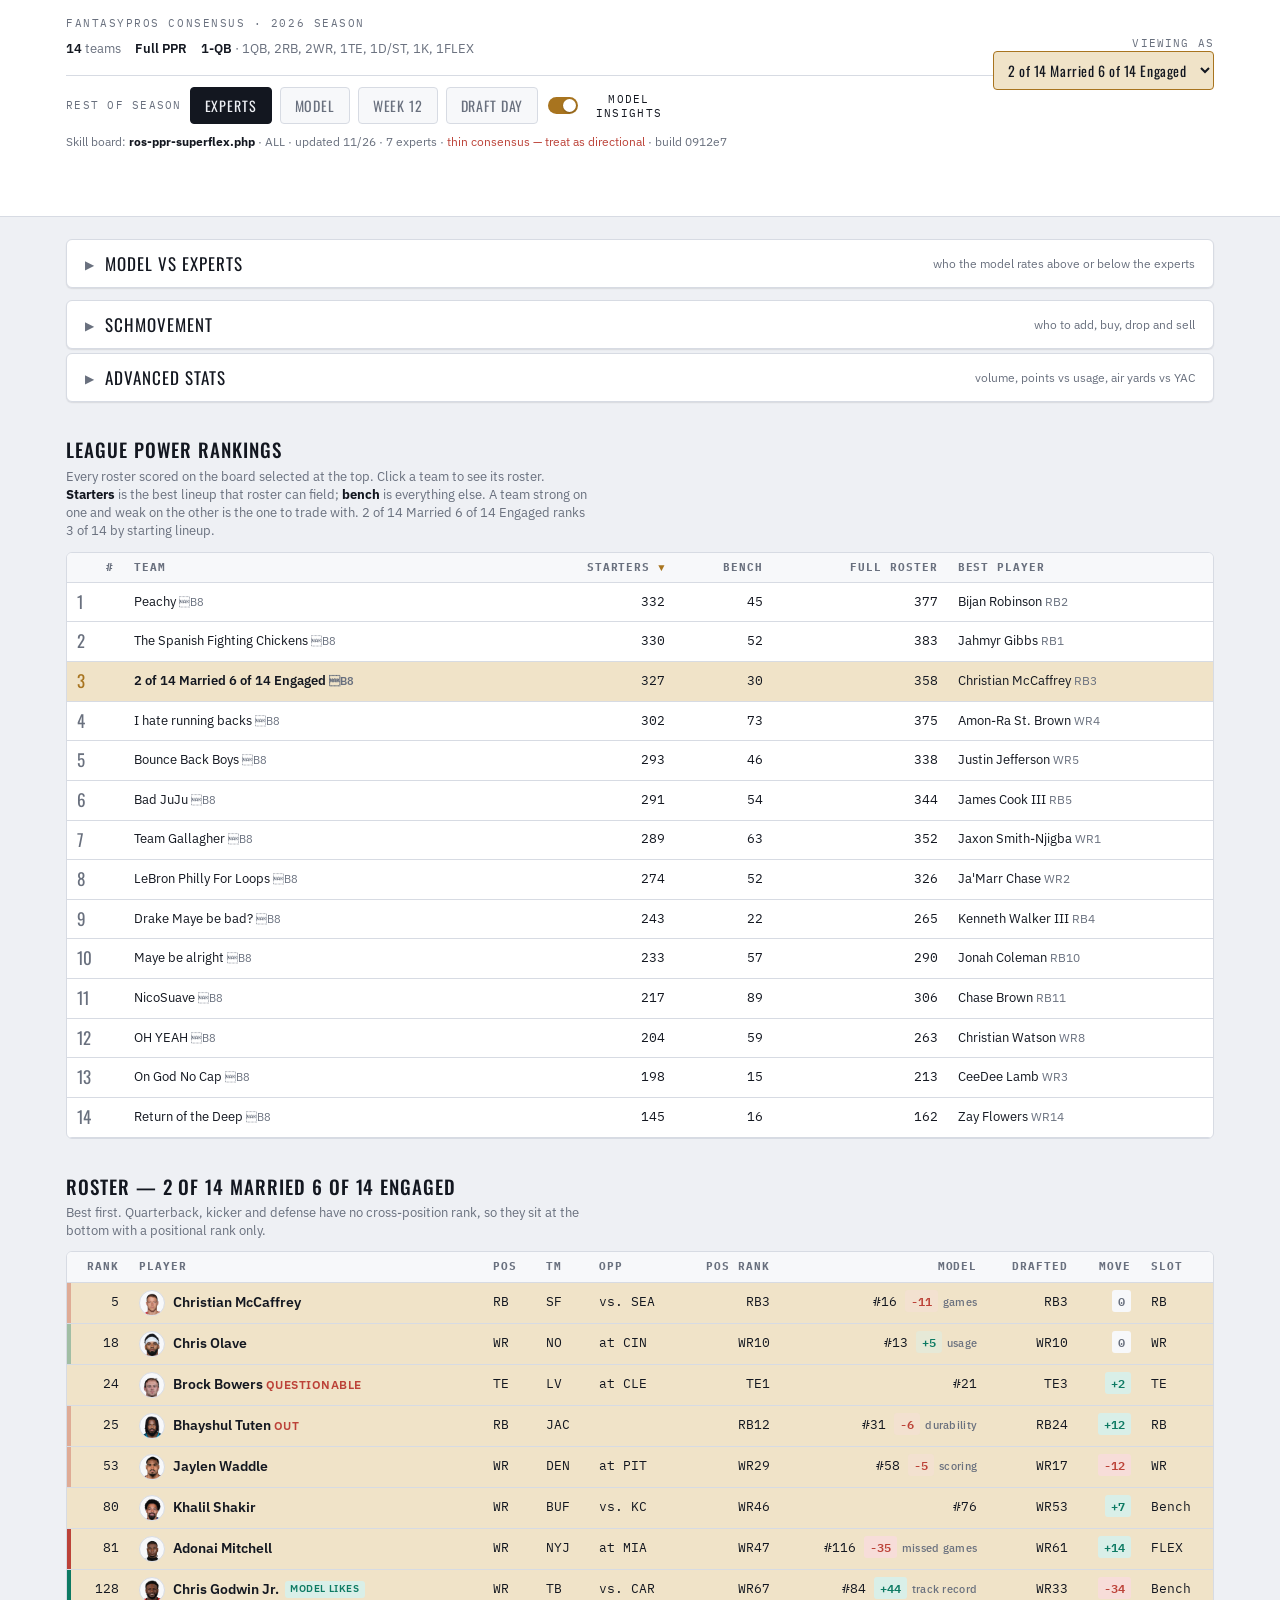
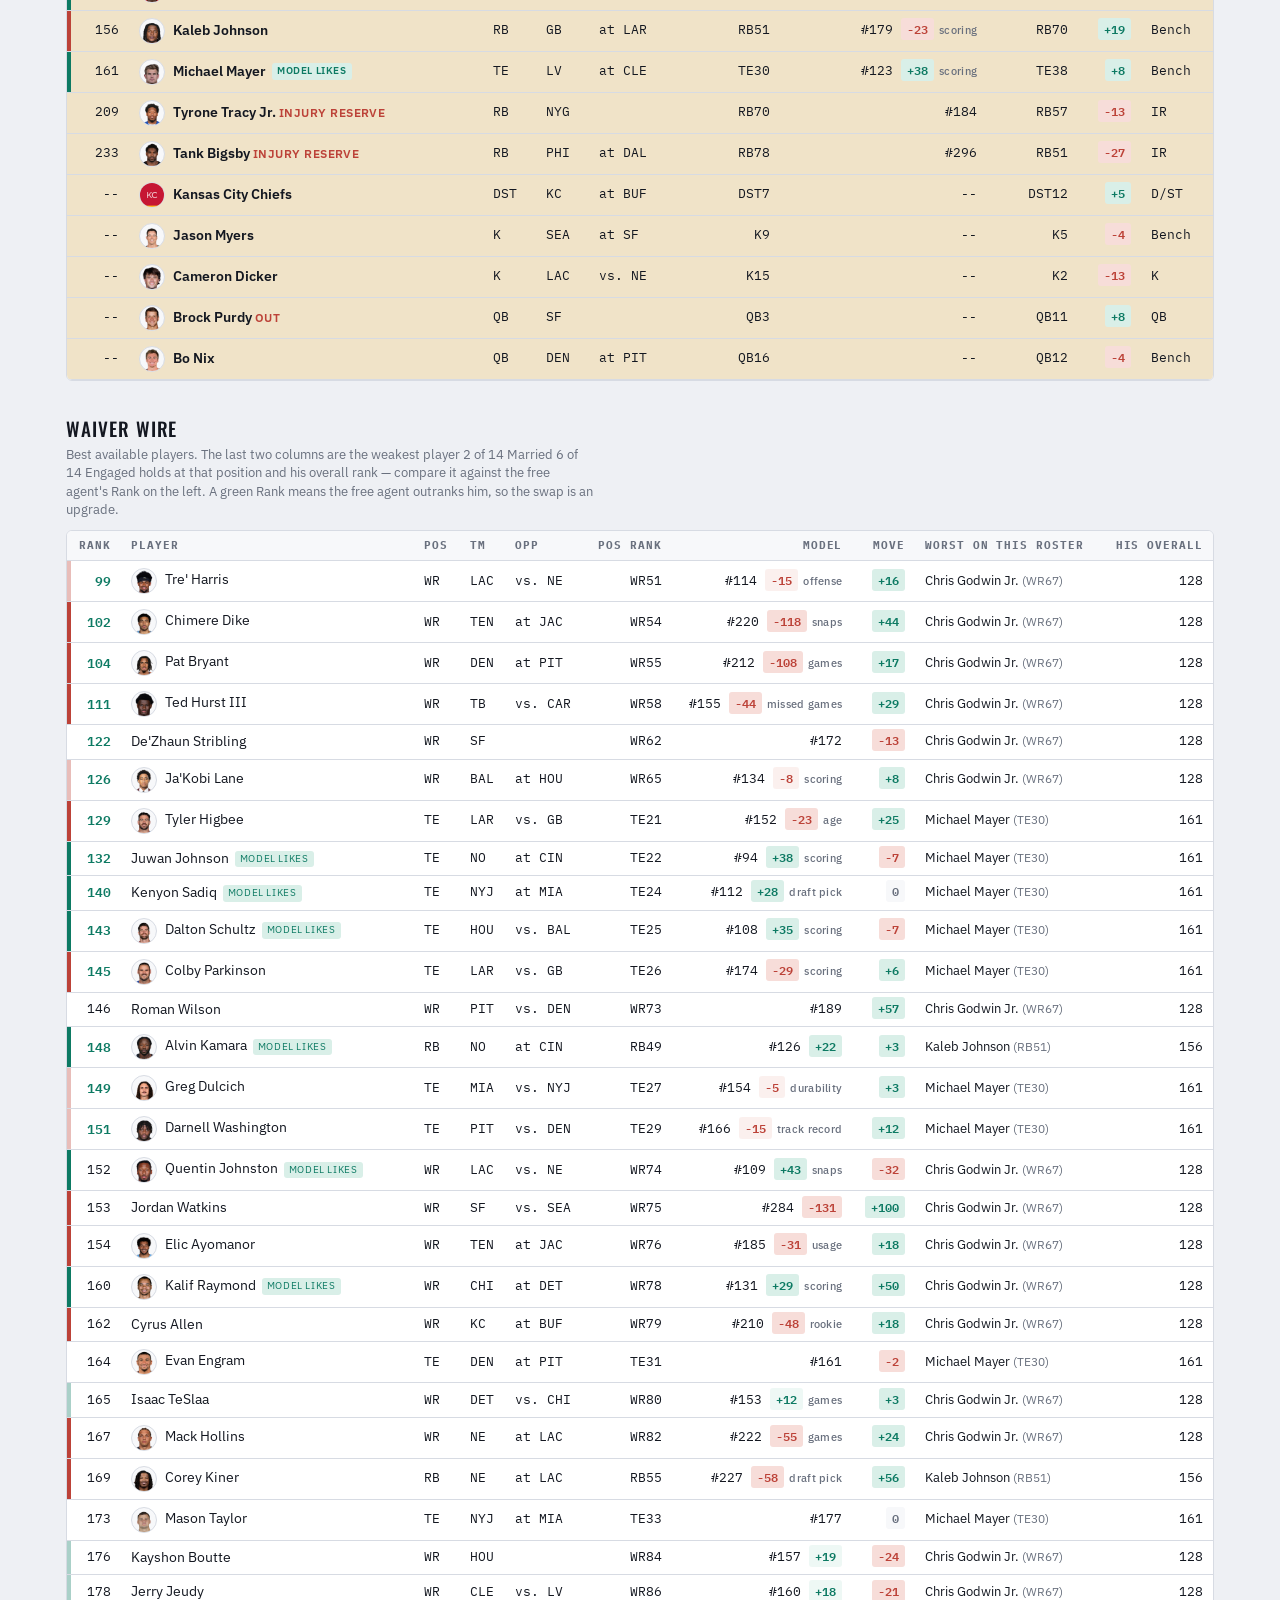
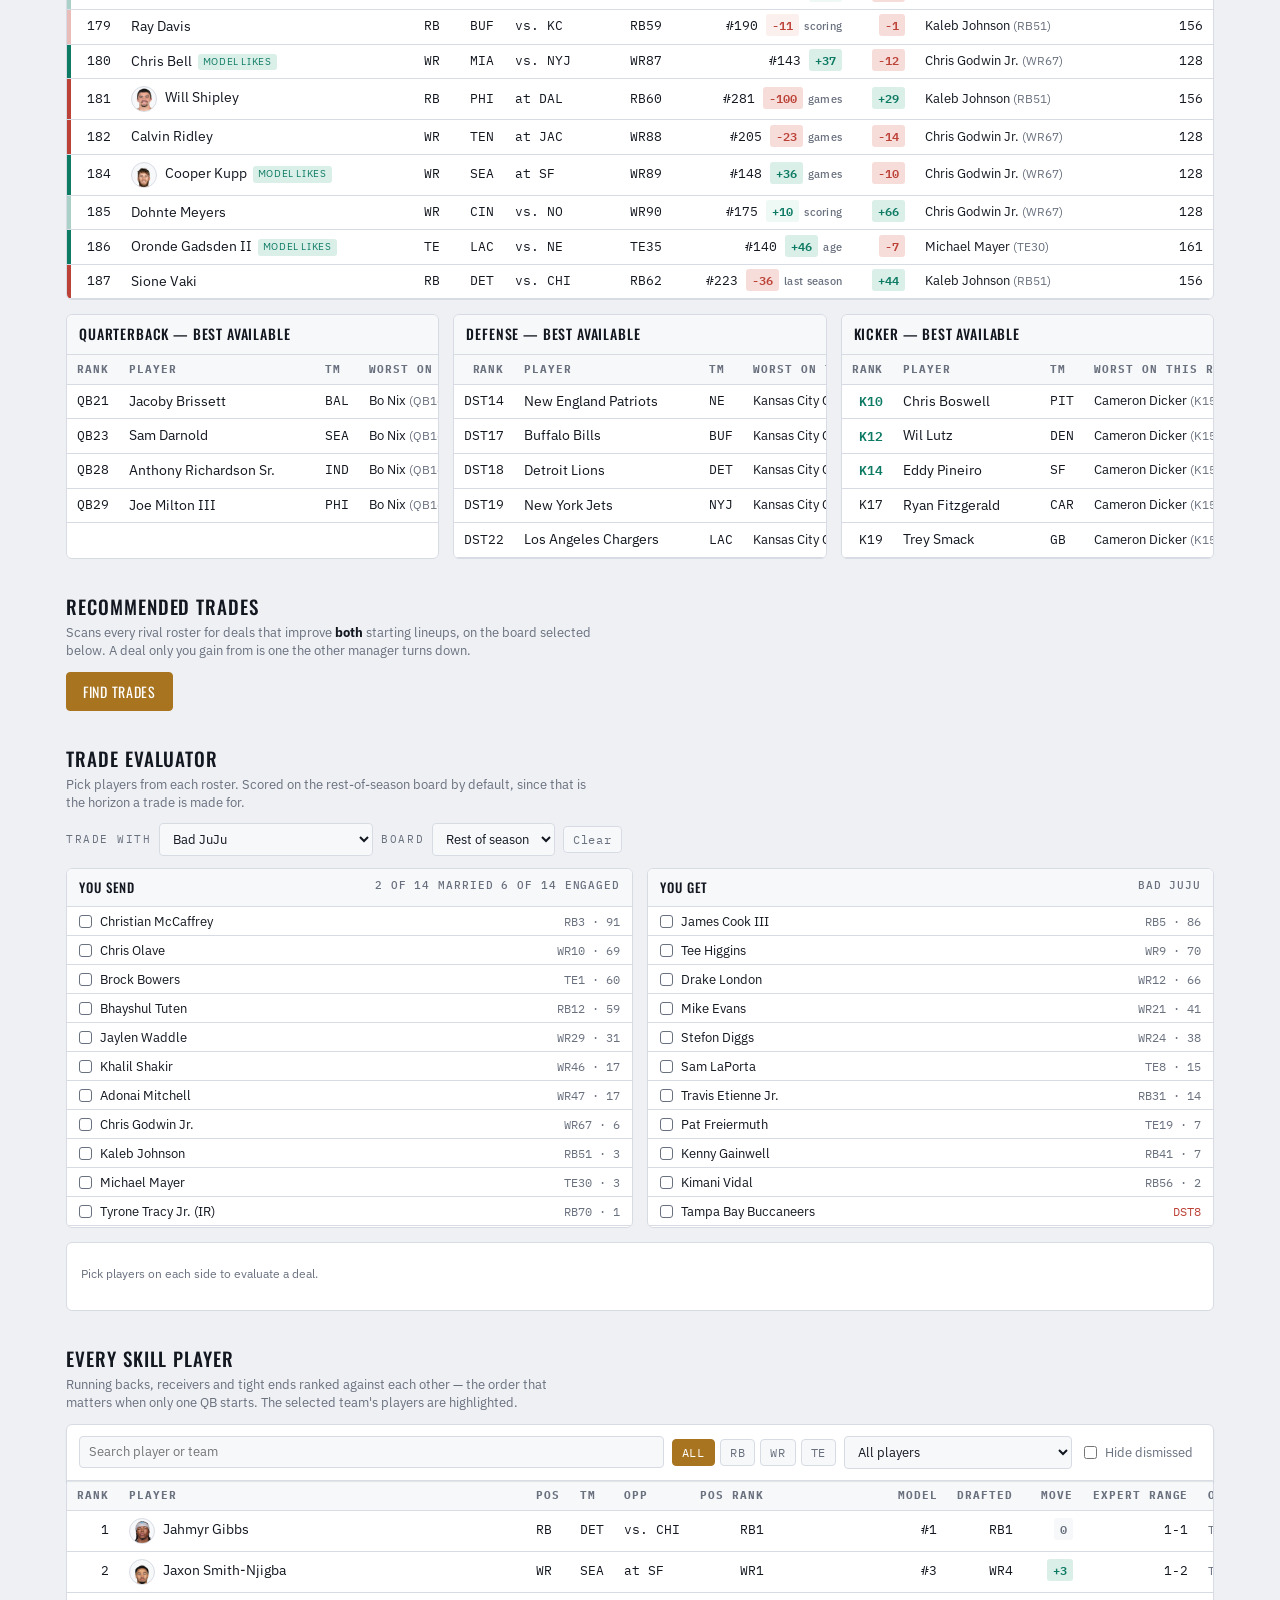
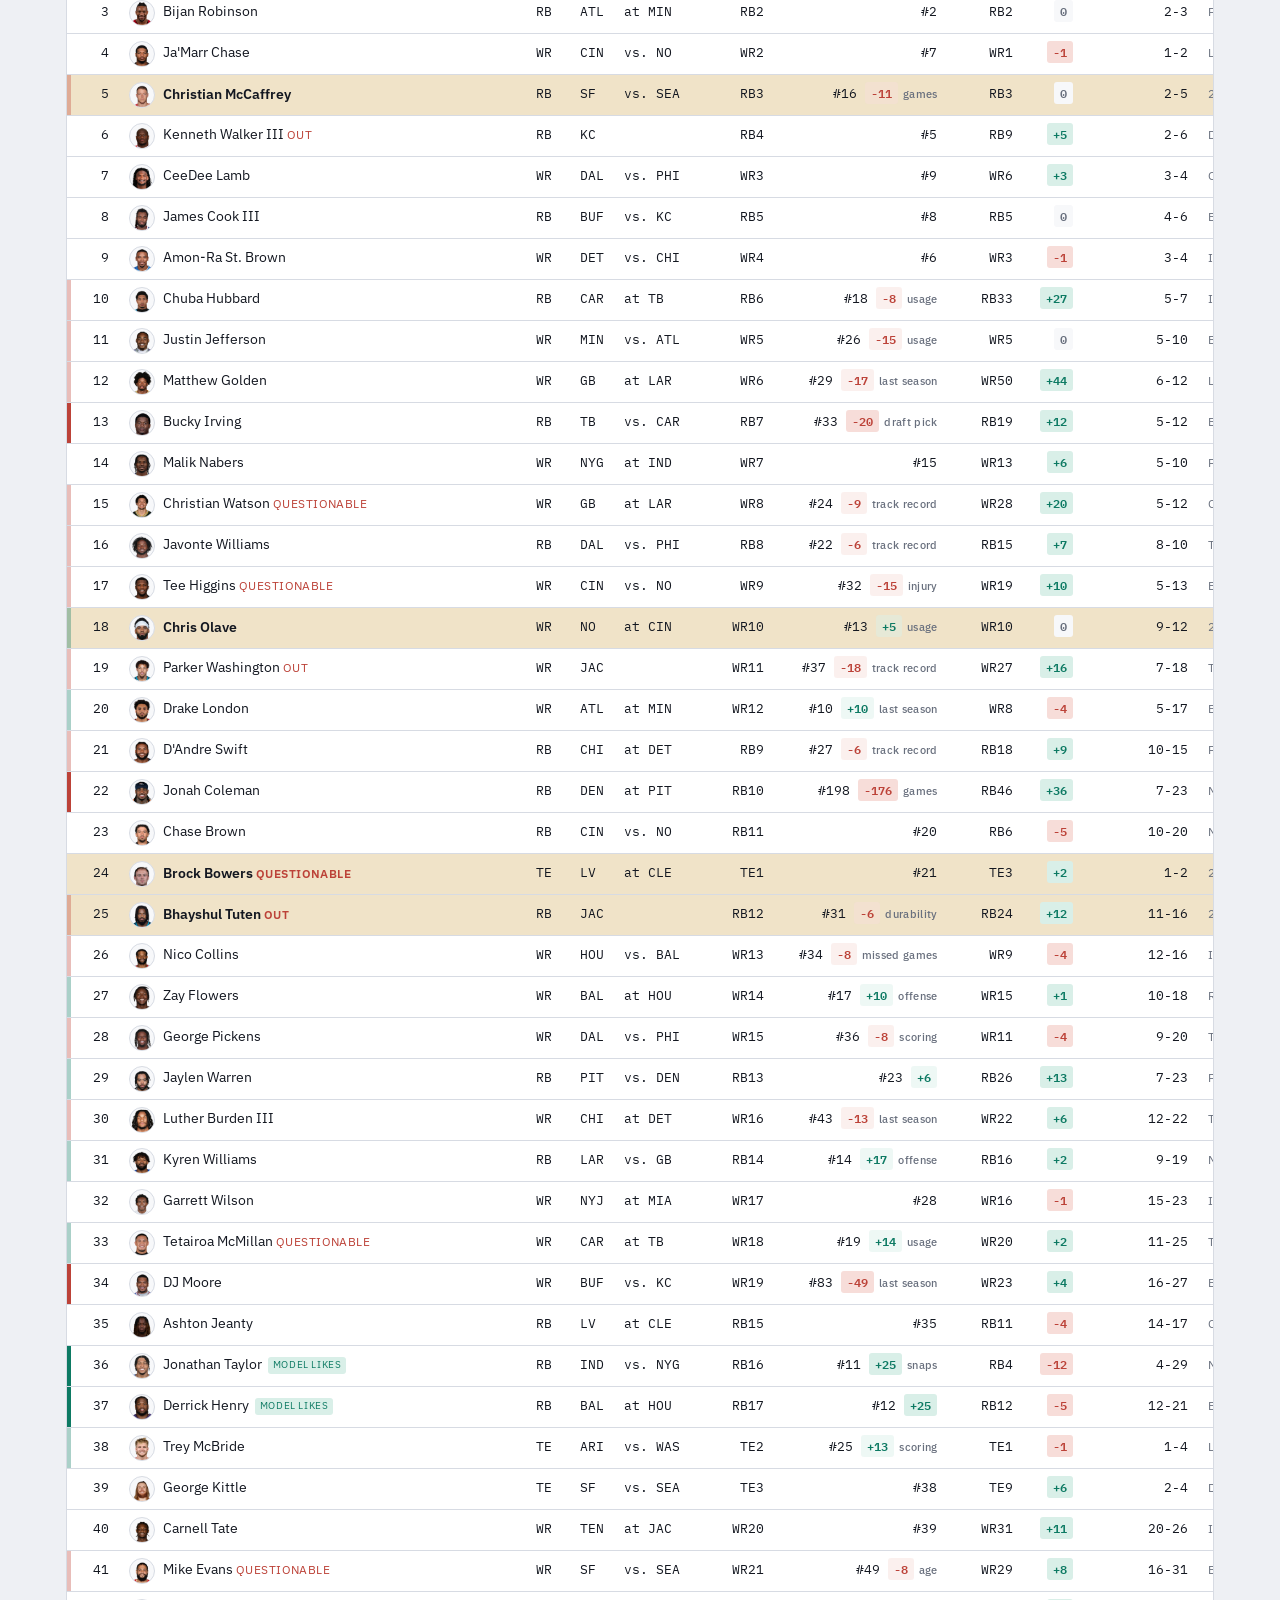
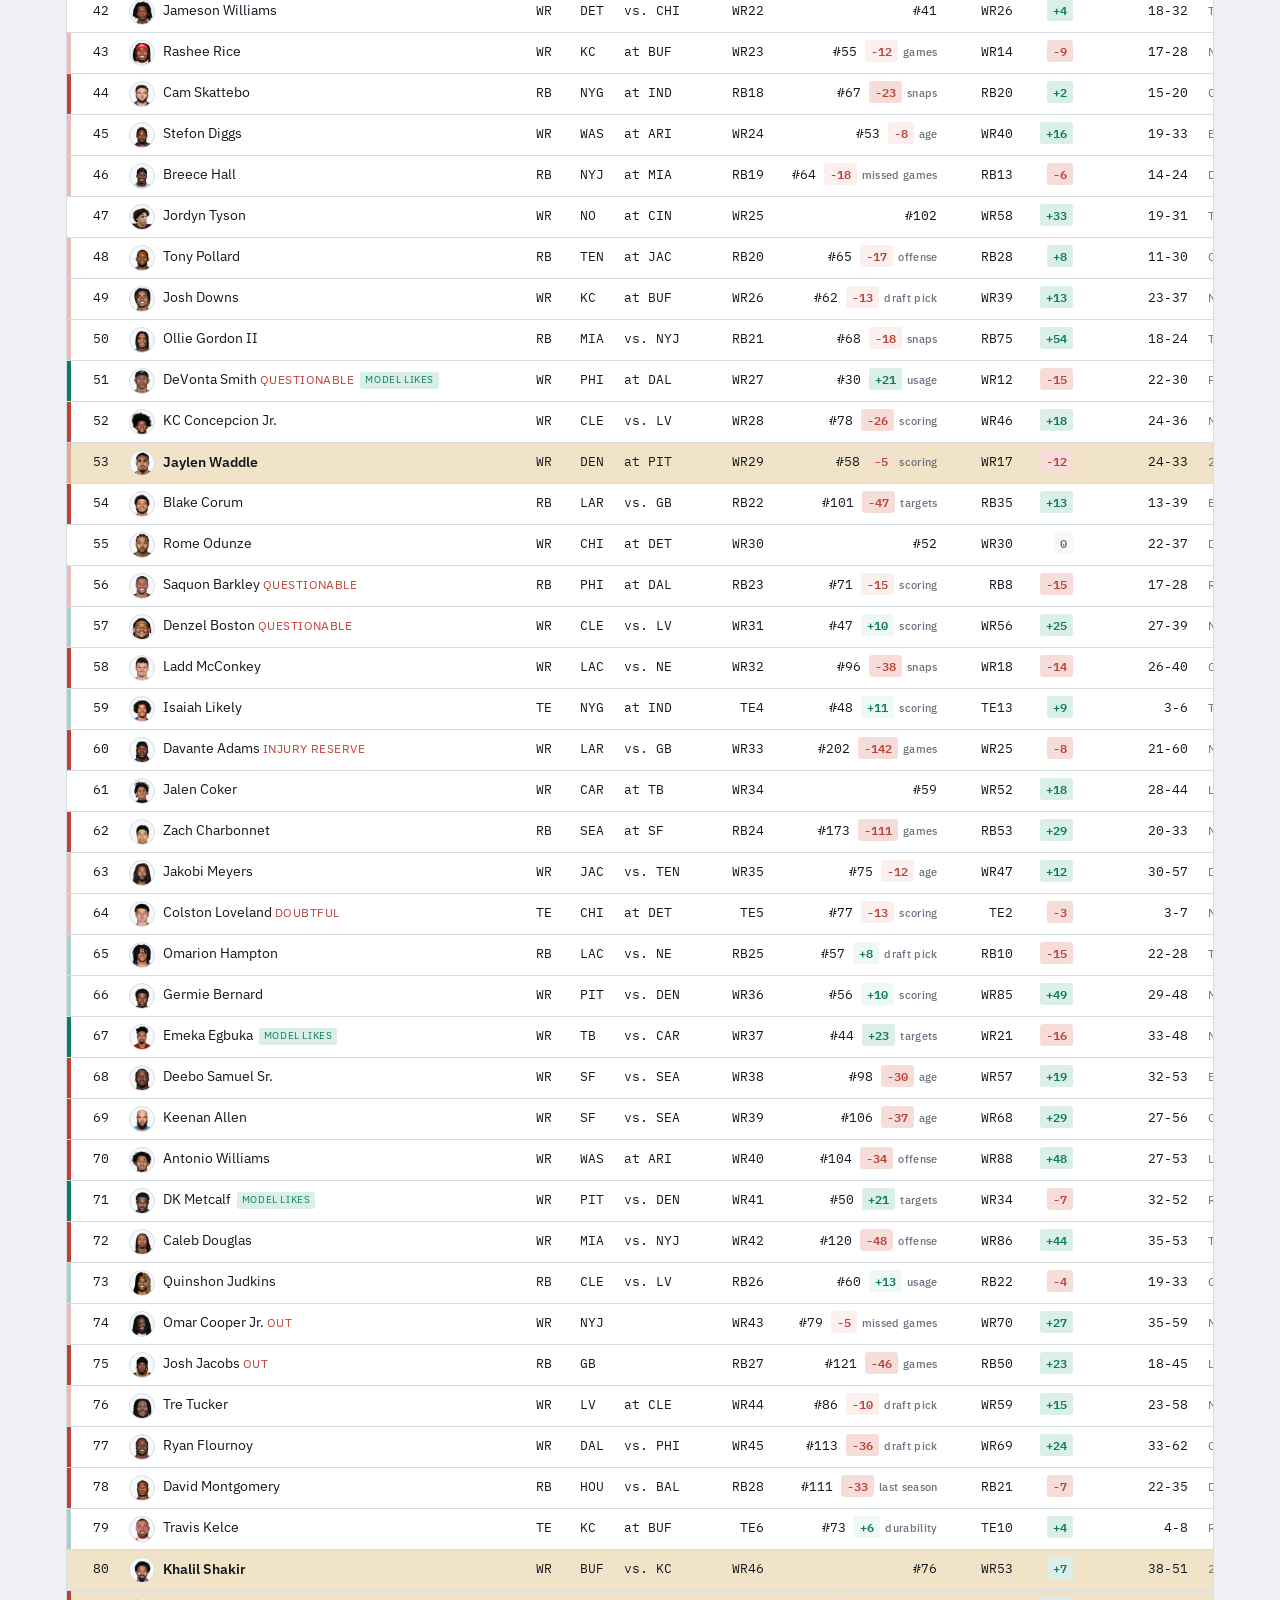
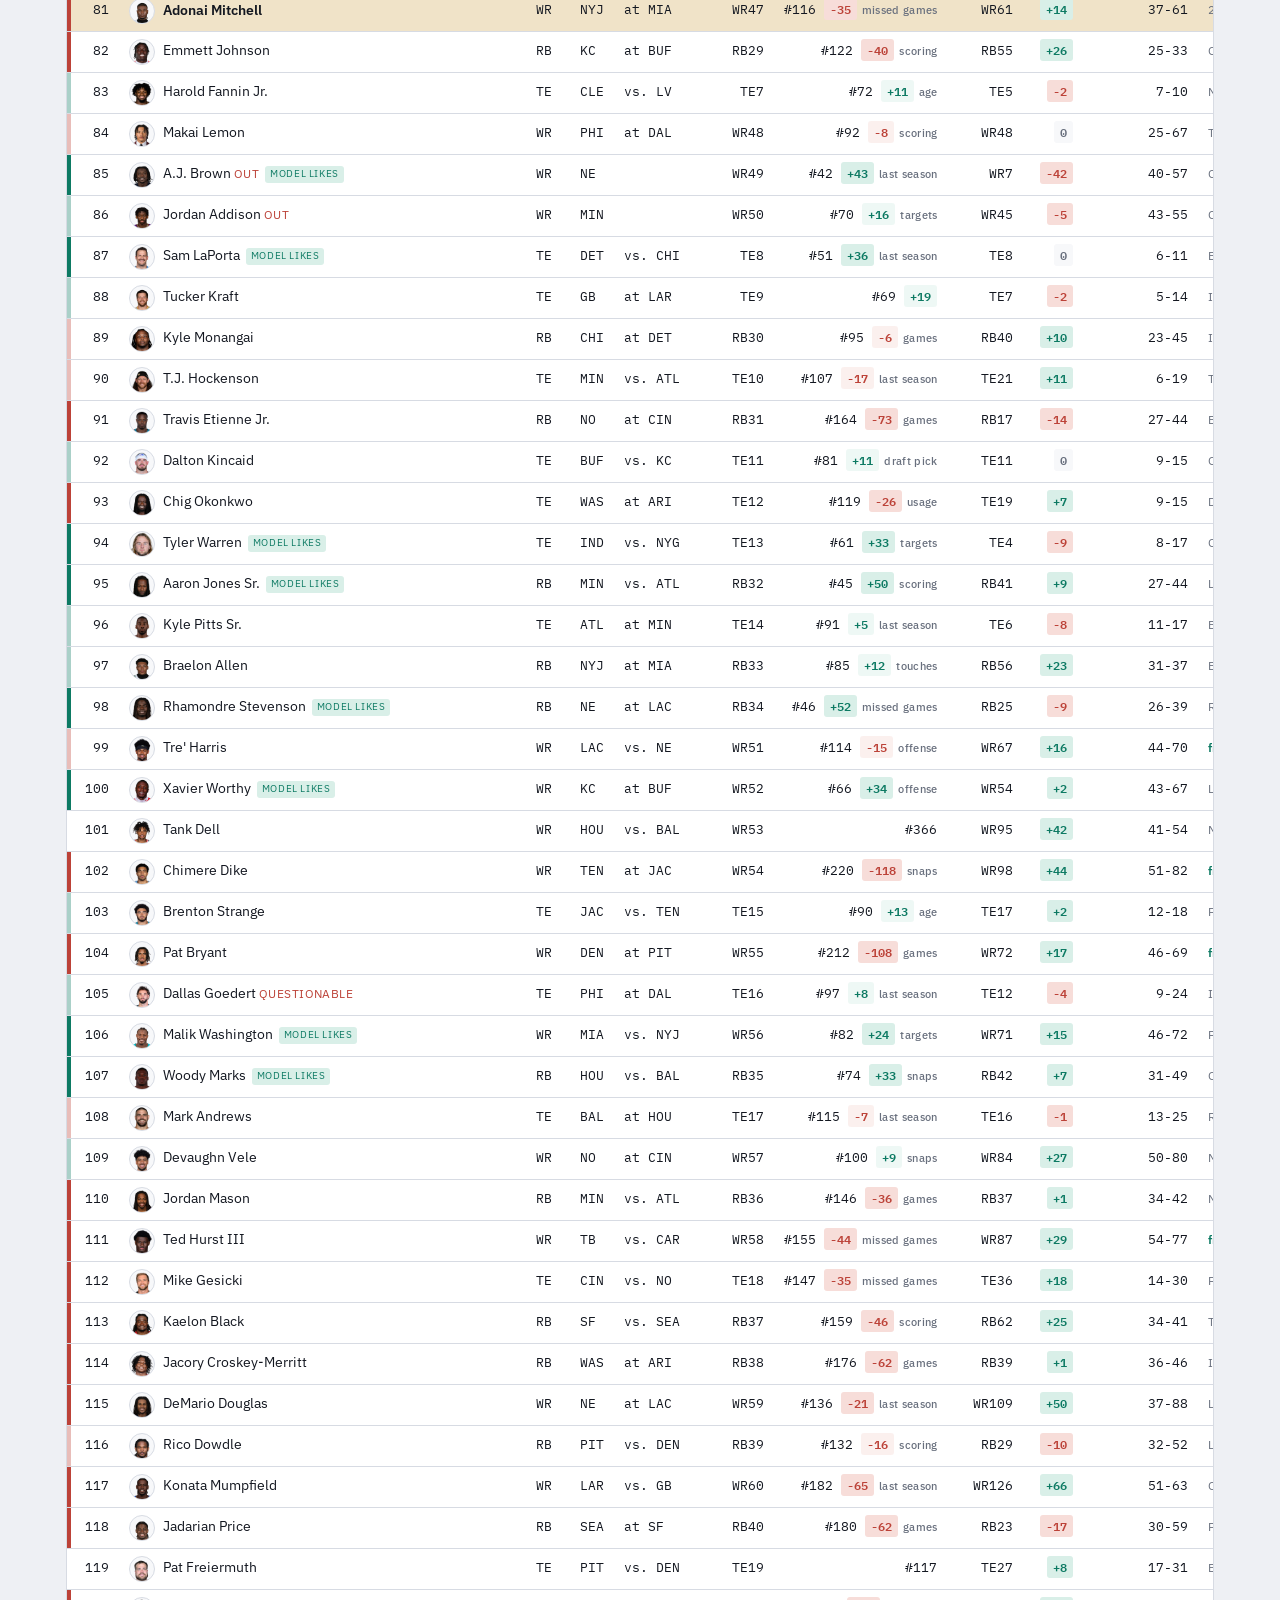
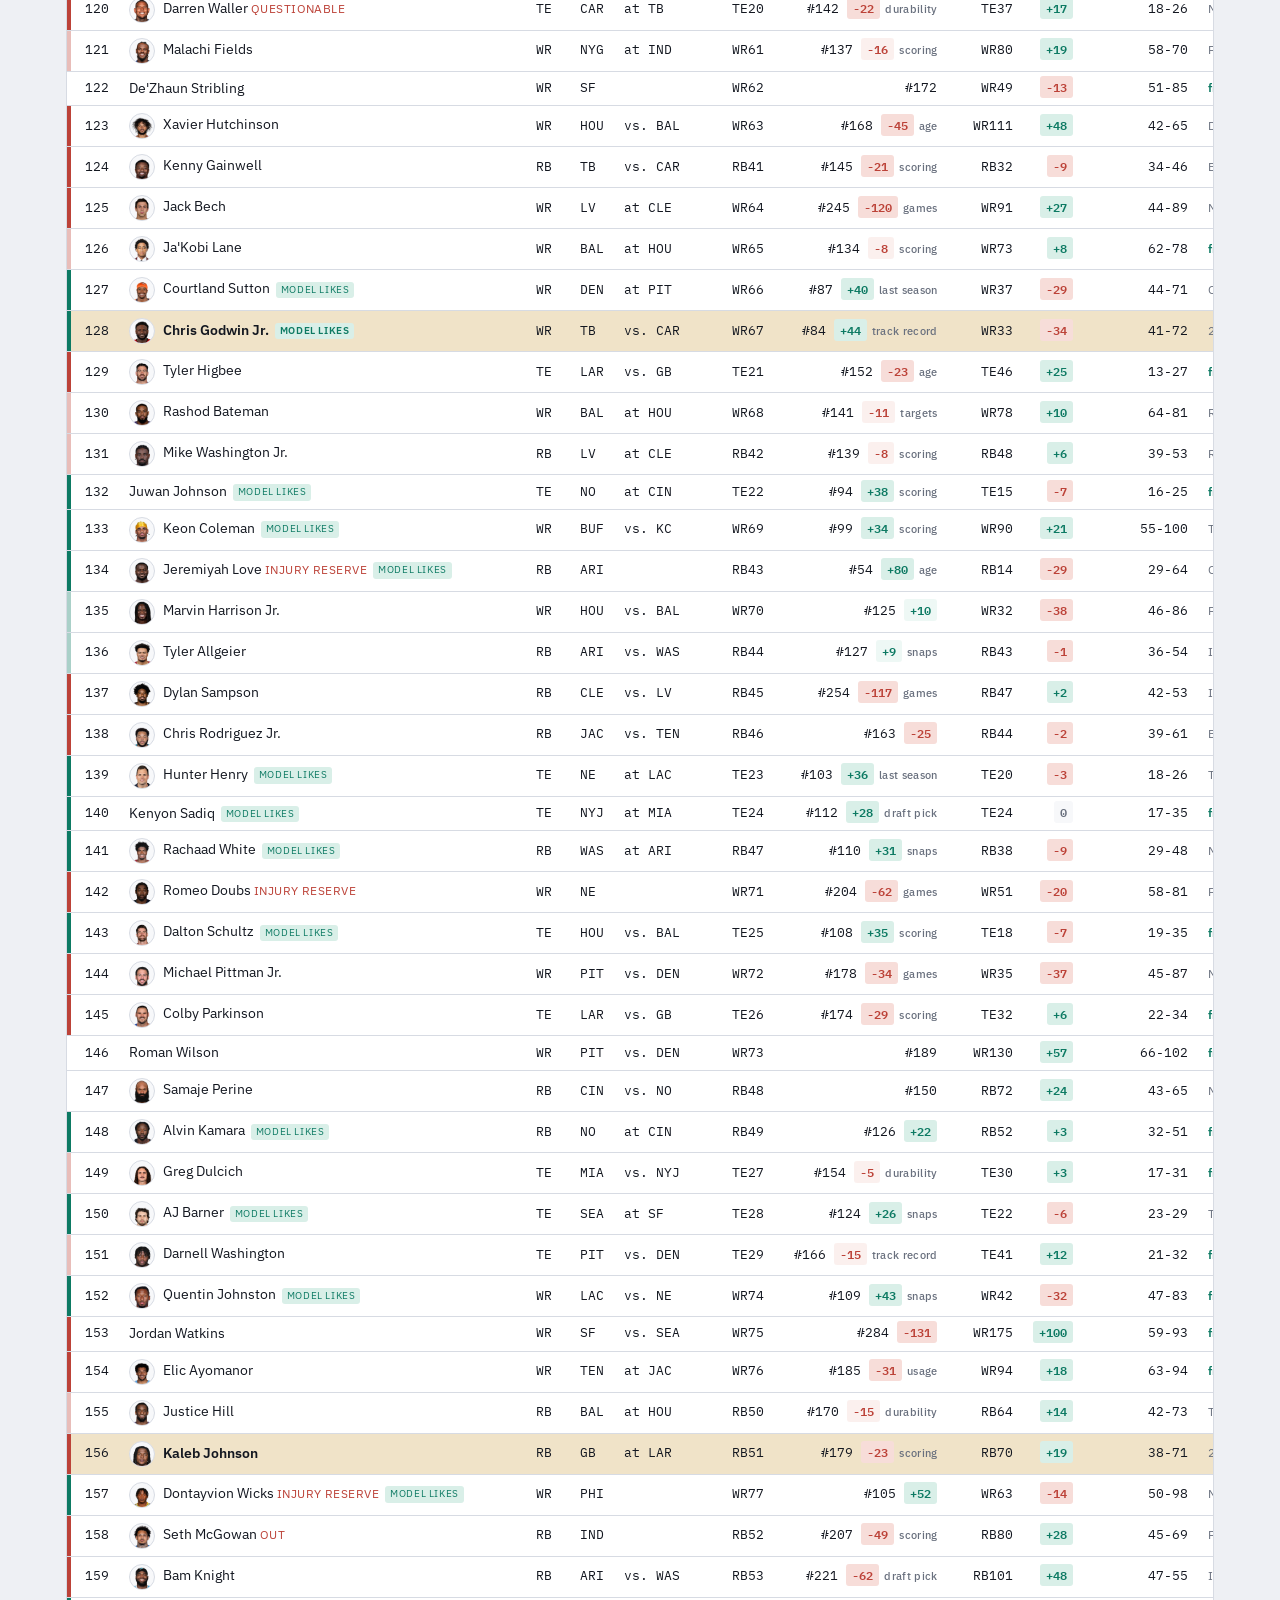
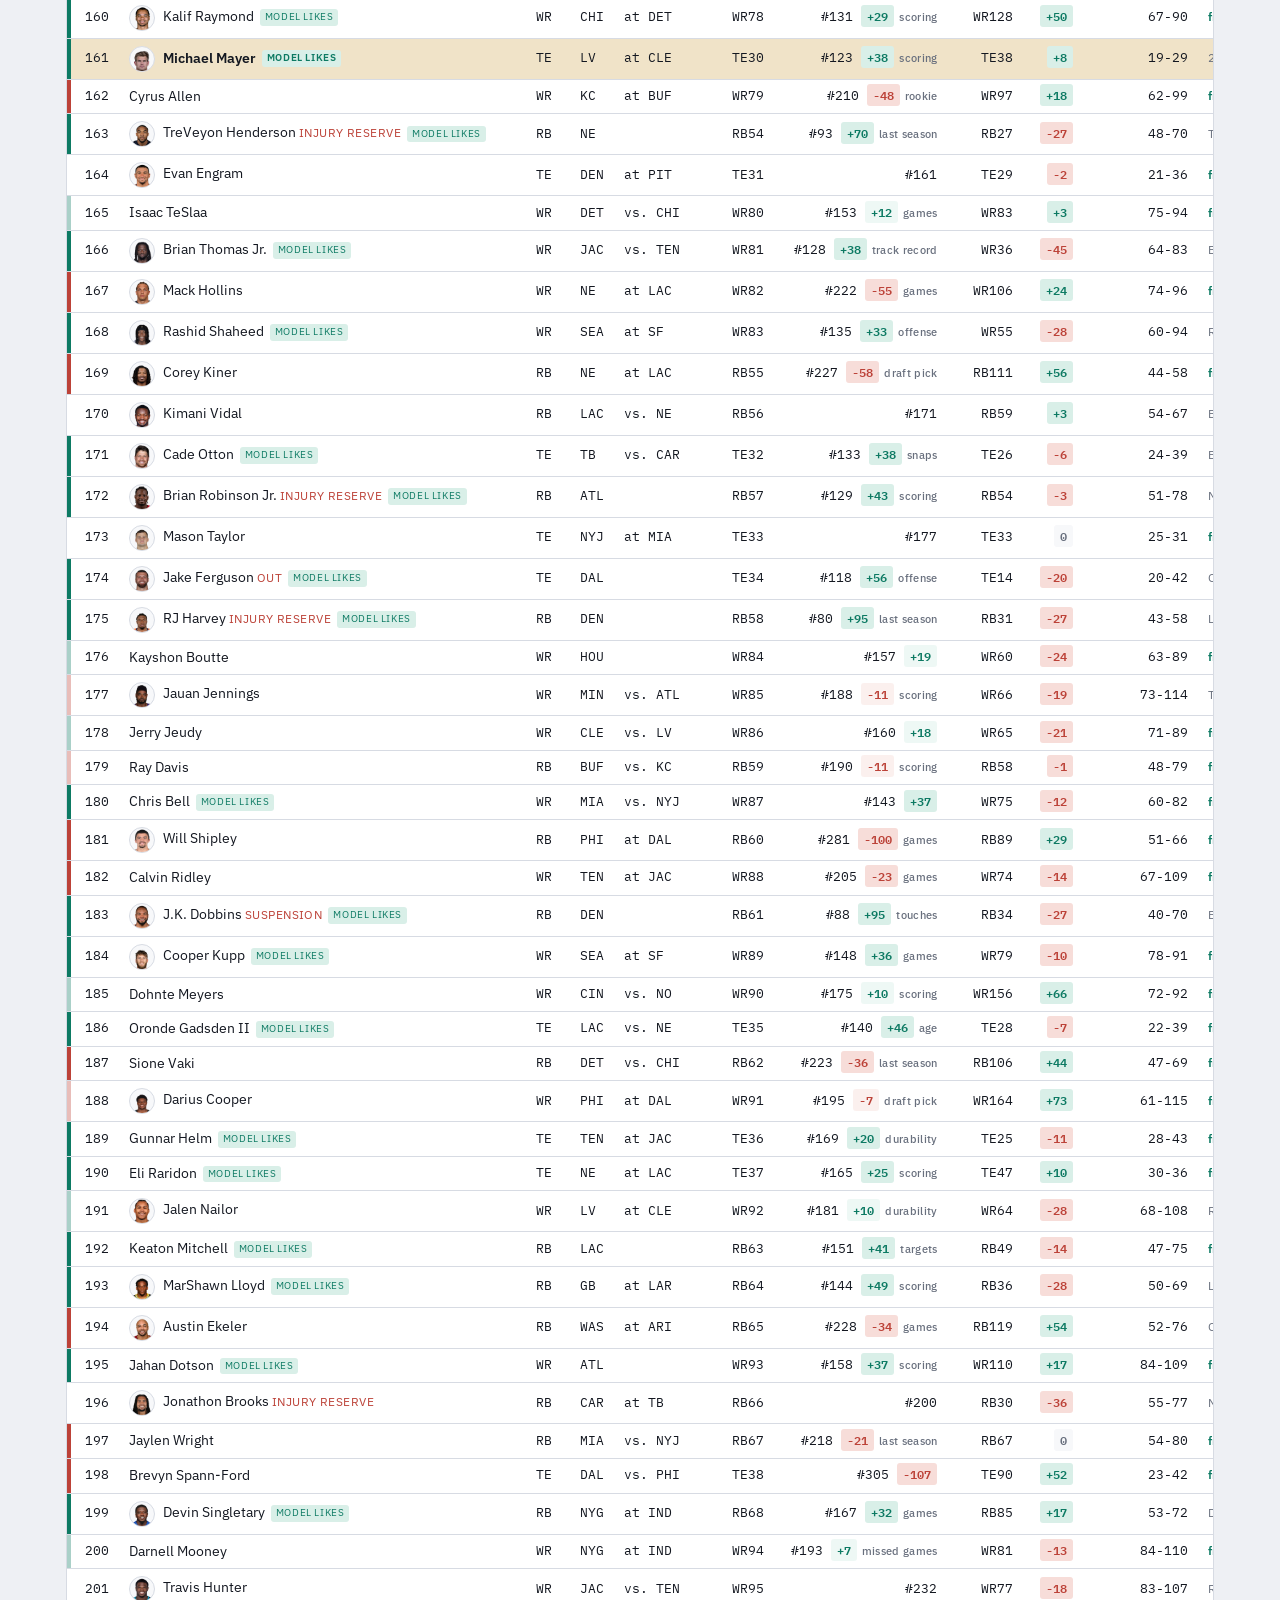
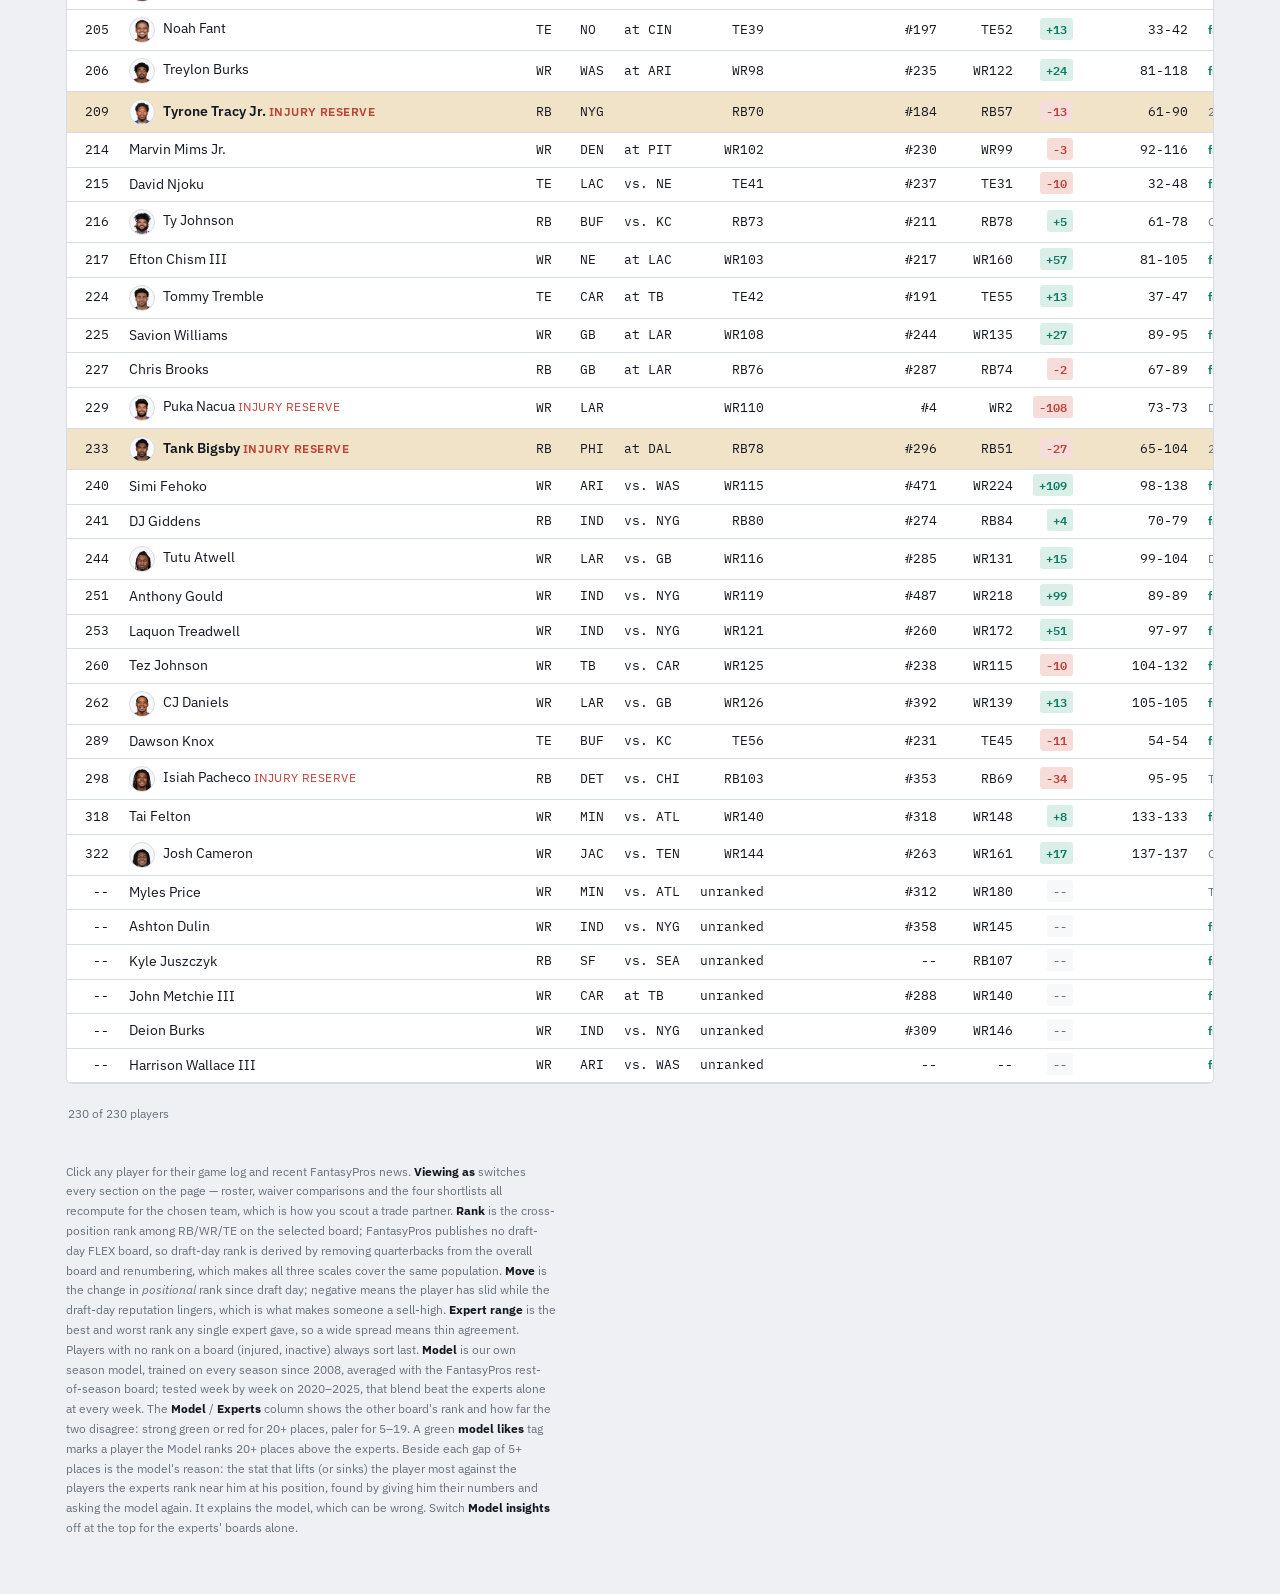
<file: hantasy/index.html>
<!doctype html>
<html lang="en">
<meta charset="utf-8">
<meta name="robots" content="noindex, nofollow">
<meta name="viewport" content="width=device-width, initial-scale=1, viewport-fit=cover">
<title>The Heights Draft Board</title>
<meta name="description" content="Rankings, waiver wire and trade tools for The Heights, built on FantasyPros consensus and refreshed every hour.">
<link rel="icon" href="/favicon.ico" sizes="any">
<link rel="icon" type="image/png" href="/icon-192.png" sizes="192x192">
<link rel="apple-touch-icon" href="/apple-touch-icon.png">
<link rel="preconnect" href="https://fonts.googleapis.com">
<link rel="preconnect" href="https://fonts.gstatic.com" crossorigin>
<link rel="stylesheet" href="https://fonts.googleapis.com/css2?family=Oswald:wght@400;500;600&family=IBM+Plex+Mono:wght@400;500&family=IBM+Plex+Sans:wght@400;500;600&display=swap">
<style>
:root{
  --paper:#eef0f4; --surface:#fff; --raised:#f7f8fa;
  --ink:#131720; --muted:#69707e; --line:#d7dbe3;
  --accent:#a8741f; --accent-soft:#f0e3c8; --on-accent:#fff;
  --rise:#0d7a63; --rise-soft:#d9efe8;
  --fall:#bc4238; --fall-soft:#f7ddd9;
  --shadow:0 1px 2px rgba(19,23,32,.06),0 1px 1px rgba(19,23,32,.04);
}
@media (prefers-color-scheme:dark){:root:not([data-theme="light"]){
  --paper:#0e1116; --surface:#171b22; --raised:#1e232b;
  --ink:#e4e8ef; --muted:#8e97a6; --line:#2b313b;
  --accent:#d9a94e; --accent-soft:#3a2f1a; --on-accent:#1a1408;
  --rise:#4bbf9f; --rise-soft:#12302a;
  --fall:#e0756a; --fall-soft:#35211f;
  --shadow:0 1px 2px rgba(0,0,0,.4);
}}
:root[data-theme="dark"]{
  --paper:#0e1116; --surface:#171b22; --raised:#1e232b;
  --ink:#e4e8ef; --muted:#8e97a6; --line:#2b313b;
  --accent:#d9a94e; --accent-soft:#3a2f1a; --on-accent:#1a1408;
  --rise:#4bbf9f; --rise-soft:#12302a;
  --fall:#e0756a; --fall-soft:#35211f;
  --shadow:0 1px 2px rgba(0,0,0,.4);
}
*{box-sizing:border-box}
/* The artifact platform ships this reset; a standalone page does not, and
   without it any class that sets display (.whoisit is display:flex) beats the
   UA rule for [hidden] and the element stays on screen. */
[hidden]{display:none!important}
/* Every wide table scrolls inside its own container, so the page itself never
   needs to scroll sideways; clamp it so nothing can widen the layout viewport
   under a phone. */
html{overflow-x:hidden}
body{overflow-x:hidden;background:var(--paper);color:var(--ink);
  font-family:"IBM Plex Sans",ui-sans-serif,system-ui,-apple-system,Segoe UI,sans-serif;
  line-height:1.45;margin:0}
.wrap{max-width:1180px;margin:0 auto;padding-inline:16px;padding-block:0 56px}
h1,h2,h3,.dname{font-family:Oswald,"Arial Narrow",Haettenschweiler,sans-serif;
  font-weight:500;letter-spacing:.01em;text-wrap:balance;margin:0}
.eyebrow{font-family:"IBM Plex Mono",ui-monospace,SFMono-Regular,Menlo,monospace;
  font-size:11px;letter-spacing:.14em;text-transform:uppercase;color:var(--muted);margin:0}
.num{font-family:"IBM Plex Mono",ui-monospace,SFMono-Regular,Menlo,monospace;
  font-variant-numeric:tabular-nums}

/* The league photo runs above the masthead. It is shown whole rather than
   cropped -- it carries the league name and everyone's faces, and a banner
   crop would cut one or the other. */
.banner{background:var(--ink);display:flex;justify-content:center}
.banner img{display:block;width:100%;max-width:550px;height:auto}
@media (max-width:700px){.banner img{max-width:100%}}
header.top{border-bottom:1px solid var(--line);background:var(--surface);
  padding-block:16px 0;margin-bottom:22px}
/* The league name lives in the banner image now. The h1 stays in the markup
   but out of sight, so the page keeps a real heading for screen readers and
   search without printing the name twice. */
.vh{position:absolute;width:1px;height:1px;padding:0;margin:-1px;overflow:hidden;
  clip:rect(0 0 0 0);white-space:nowrap;border:0}
.sub{display:flex;flex-wrap:wrap;gap:6px 14px;margin-top:8px;font-size:13px;color:var(--muted)}
.sub b{color:var(--ink);font-weight:600}
.scalebar{display:flex;flex-wrap:wrap;gap:8px;align-items:center;margin-top:16px;
  border-top:1px solid var(--line);padding-block:10px}
.scalebtn{font-family:Oswald,sans-serif;font-size:14px;letter-spacing:.06em;
  text-transform:uppercase;cursor:pointer;border:1px solid var(--line);
  background:var(--raised);color:var(--muted);border-radius:4px;padding:7px 14px}
.scalebtn[aria-pressed="true"]{background:var(--ink);border-color:var(--ink);color:var(--paper)}
.teampick{display:flex;align-items:center;gap:7px;margin-left:auto}
.teampick label{font-family:"IBM Plex Mono",monospace;font-size:10.5px;letter-spacing:.11em;
  text-transform:uppercase;color:var(--muted)}
#team{font-family:Oswald,sans-serif;font-size:14px;letter-spacing:.04em;padding:7px 10px;
  border:1px solid var(--accent);background:var(--accent-soft);color:var(--ink);border-radius:4px}
.boardnote{font-size:11.5px;color:var(--muted);flex:1 1 100%;margin:0}
.boardnote b{color:var(--ink)}
.warn{color:var(--fall)}

h2.sec{font-size:19px;text-transform:uppercase;letter-spacing:.05em;margin:34px 0 3px}
p.secsub{margin:0 0 12px;font-size:12.5px;color:var(--muted);max-width:66ch}
.secsub b{color:var(--ink)}

.grid{display:grid;grid-template-columns:repeat(auto-fit,minmax(310px,1fr));gap:14px}
.panel{background:var(--surface);border:1px solid var(--line);border-radius:6px;
  box-shadow:var(--shadow);overflow:hidden}
.panel>h2{font-size:15px;text-transform:uppercase;letter-spacing:.06em;
  padding:11px 14px;border-bottom:1px solid var(--line);display:flex;
  justify-content:space-between;align-items:baseline;gap:10px}
.panel>h2 span{font-size:11px;color:var(--muted);letter-spacing:.04em;
  text-transform:none;font-family:"IBM Plex Sans",sans-serif;text-align:right}
.panel.sell{border-top:3px solid var(--fall)}
.panel.buy{border-top:3px solid var(--rise)}
.panel.adds{border-top:3px solid var(--accent)}
.panel.drops{border-top:3px solid var(--muted)}
.rows{display:flex;flex-direction:column}
.row{display:flex;align-items:baseline;gap:8px;flex-wrap:wrap;
  padding:9px 14px;border-bottom:1px solid var(--line);font-size:13px}
.row:last-child{border-bottom:0}
.dname{font-size:16px;font-weight:500}
.tag{font-size:10.5px;letter-spacing:.07em;text-transform:uppercase;color:var(--muted);
  border:1px solid var(--line);border-radius:3px;padding:1px 5px;white-space:nowrap}
.move{font-size:12.5px;color:var(--muted);width:100%}
.move .a{color:var(--ink);font-weight:600}
.whytxt{display:block;color:var(--ink);font-size:12px;margin-top:3px}
.delta{font-weight:600;padding:1px 6px;border-radius:3px;font-size:12px;
  font-family:"IBM Plex Mono",monospace}
.up{color:var(--rise);background:var(--rise-soft)}
.down{color:var(--fall);background:var(--fall-soft)}
.flat{color:var(--muted);background:var(--raised)}
.inj{color:var(--fall);font-size:11.5px;letter-spacing:.04em;text-transform:uppercase}
.empty{padding:14px;color:var(--muted);font-size:13px}

.controls{position:sticky;top:env(safe-area-inset-top,0px);z-index:5;
  background:var(--surface);border:1px solid var(--line);border-radius:6px 6px 0 0;
  padding:11px 12px;margin:0;display:flex;flex-wrap:wrap;gap:8px;
  align-items:center;box-shadow:var(--shadow)}
input[type=search],select{font:inherit;font-size:13px;color:var(--ink);
  background:var(--raised);border:1px solid var(--line);border-radius:4px;padding:6px 9px}
input[type=search]{flex:1 1 180px;min-width:0}
.chips{display:flex;flex-wrap:wrap;gap:5px}
.chip{font-family:"IBM Plex Mono",monospace;font-size:11.5px;letter-spacing:.06em;
  cursor:pointer;border:1px solid var(--line);background:var(--raised);color:var(--muted);
  border-radius:4px;padding:5px 9px}
.chip[aria-pressed="true"]{background:var(--accent);border-color:var(--accent);color:var(--on-accent)}
.chip:focus-visible,th:focus-visible,input:focus-visible,select:focus-visible,
.scalebtn:focus-visible{outline:2px solid var(--accent);outline-offset:2px}

.tablewrap{overflow-x:auto;background:var(--surface);border:1px solid var(--line);
  border-radius:6px}
.tablewrap.joined{border-top:0;border-radius:0 0 6px 6px}
table{border-collapse:collapse;width:100%;font-size:13px;min-width:720px}
th,td{text-align:left;padding:7px 10px;border-bottom:1px solid var(--line);white-space:nowrap}
th{position:sticky;top:0;background:var(--raised);font-family:"IBM Plex Mono",monospace;
  font-size:10.5px;letter-spacing:.09em;text-transform:uppercase;color:var(--muted);z-index:1}
th[data-k]{cursor:pointer;user-select:none}
th[aria-sort] .car{color:var(--accent)}
td.r,th.r{text-align:right}
tr.mine td{background:var(--accent-soft)}
tr.mine .pname{font-weight:600}
.pname{font-size:13.5px}
.owner{color:var(--muted);font-size:12px}
.fa{color:var(--rise);font-size:12px;font-weight:600}
.count{color:var(--muted);font-size:12px;padding:9px 2px}
.up-yes{color:var(--rise);font-weight:600}
.up-no{color:var(--muted)}
.sidegrid{display:grid;grid-template-columns:repeat(auto-fit,minmax(290px,1fr));gap:14px;
  margin-top:14px}
.sidegrid table{min-width:280px}
.sidegrid h3{font-size:14px;text-transform:uppercase;letter-spacing:.06em;
  padding:9px 12px;border-bottom:1px solid var(--line);background:var(--raised)}
/* the button is a generous 28px hit target; only the inner span is the dot,
   so the click is easy to land without opening the row's drawer */
button.mkdot{appearance:none;cursor:pointer;border:0;background:none;padding:0;
  width:28px;height:24px;margin:-6px 0 -6px 2px;vertical-align:middle;
  display:inline-flex;align-items:center;justify-content:center}
button.mkdot .d{width:11px;height:11px;border-radius:50%;background:transparent;
  border:1.5px solid var(--muted);opacity:0;transition:opacity .12s ease}
@media (prefers-reduced-motion:reduce){button.mkdot .d{transition:none}}
/* visible on hover of that player's own row, or always once marked */
tr:hover button.mkdot .d,.row:hover button.mkdot .d{opacity:.45}
button.mkdot:focus-visible{outline:2px solid var(--accent);outline-offset:-2px;border-radius:4px}
button.mkdot:focus-visible .d{opacity:1}
button.mkdot.on .d{opacity:1}
button.mkdot.flag .d{background:var(--rise);border-color:var(--rise)}
button.mkdot.dismiss .d{background:var(--fall);border-color:var(--fall)}
tr:hover button.mkdot.on .d,.row:hover button.mkdot.on .d{opacity:1}
#markwarn{font-size:11.5px;color:var(--fall)}
/* The portrait sits in the top-right corner of the masthead, big, with the
   team name under it. The header reserves room on the right so the league
   name never runs beneath it. */
.whoisit{display:flex;flex-direction:column;align-items:center;gap:7px;cursor:pointer;
  font:inherit;color:var(--ink);background:none;border:0;padding:0}
.whoisit img{width:clamp(84px,9.5vw,132px);aspect-ratio:1;border-radius:5px;
  object-fit:cover;display:block;background:var(--raised);
  border:1px solid var(--line);box-shadow:var(--shadow)}
.whoisit span{font-family:"IBM Plex Mono",monospace;font-size:10.5px;letter-spacing:.09em;
  text-transform:uppercase;color:var(--muted);max-width:clamp(84px,9.5vw,132px);
  text-align:center;line-height:1.35}
.whoisit:hover span{color:var(--ink)}
.whoisit:focus-visible{outline:2px solid var(--accent);outline-offset:3px;border-radius:5px}
@media (min-width:701px){
  header.top .wrap{position:relative;padding-right:clamp(108px,11.5vw,160px)}
  .teampick{position:absolute;top:20px;right:16px;margin:0;gap:0;flex-direction:column;
    align-items:flex-end}
}
/* a section folded behind a button: Schmovement, and Model vs experts */
.dropbtn{font-family:Oswald,sans-serif;font-size:17px;letter-spacing:.06em;
  text-transform:uppercase;cursor:pointer;border:1px solid var(--line);
  background:var(--surface);color:var(--ink);border-radius:6px;
  padding:11px 18px;display:flex;align-items:center;gap:10px;width:100%;
  box-shadow:var(--shadow);margin-top:4px}
.dropbtn:hover{background:var(--raised)}
.dropbtn:focus-visible{outline:2px solid var(--accent);outline-offset:2px}
.dropbtn .caret{color:var(--muted);font-size:12px;transition:transform .15s ease}
.dropbtn[aria-expanded="true"] .caret{transform:rotate(90deg)}
.dropbtn .hint{margin-left:auto;font-family:"IBM Plex Sans",sans-serif;font-size:11.5px;
  letter-spacing:0;text-transform:none;color:var(--muted)}
.dropbody{margin-top:14px}
.dropsec{margin-bottom:12px}
/* advanced stats */
#advbox .chips{margin:0 0 10px}
th[data-as]{cursor:pointer;user-select:none}
#advtable td.dim{color:var(--muted)}
@media (prefers-reduced-motion:reduce){.dropbtn .caret{transition:none}}
/* on a phone the hint drops under the title instead of squeezing it onto two lines */
@media (max-width:560px){.dropbtn{flex-wrap:wrap;row-gap:2px}.dropbtn .hint{flex-basis:100%;margin-left:22px;text-align:left}}
/* ---- who are you ---- */
/* Block, not flex. As a column flex container this shrank the grid whenever
   the tiles were taller than the window -- flex items shrink by default -- and
   .pshot clips its images, so they vanished instead of scrolling. Whether it
   happened depended on viewport height, which is why it came and went. */
#picker{position:fixed;inset:0;z-index:60;background:var(--paper);
  overflow-y:auto;-webkit-overflow-scrolling:touch;
  padding-top:env(safe-area-inset-top,0px);padding-bottom:env(safe-area-inset-bottom,0px)}
#whoami{font-family:Oswald,sans-serif;font-weight:500;text-transform:uppercase;
  letter-spacing:.03em;text-align:center;margin:0;cursor:pointer;
  font-size:clamp(30px,7vw,64px);line-height:1.1;padding:18px 16px 14px;
  -webkit-user-select:none;user-select:none}
/* minmax(0,1fr), not 1fr: a bare 1fr floors each track at the item's
   min-content width, and the captions do not wrap -- so a long team name
   ("The Matt Fundraised Conference") made its column wider than the others
   and pushed the grid off the screen. */
.pgrid{display:grid;grid-template-columns:repeat(4,minmax(0,1fr));gap:0;width:100%}
@media (max-width:1000px){.pgrid{grid-template-columns:repeat(3,minmax(0,1fr))}}
@media (max-width:700px){.pgrid{grid-template-columns:repeat(2,minmax(0,1fr))}}
.ptile{display:block;width:100%;padding:0;border:0;background:none;cursor:pointer;
  font:inherit;color:inherit;text-align:center;touch-action:manipulation;
  -webkit-tap-highlight-color:transparent;-webkit-user-select:none;user-select:none}
.pshot img{-webkit-user-drag:none;user-drag:none;pointer-events:none}
/* both are spans inside a button: without display:block they stay inline,
   width and aspect-ratio do not apply, and the whole tile collapses */
.pshot{display:block;position:relative;width:100%;aspect-ratio:1;overflow:hidden;
  background:var(--raised)}
.pshot img{position:absolute;inset:0;width:100%;height:100%;object-fit:cover;display:block}
.pshot .p2{opacity:0;transition:opacity .12s ease}
/* hover reveals the second photo; the heading flips them all, and hovering
   while flipped flips that one back -- the two toggles compose */
/* Hover rules only where a pointer can actually hover: on a touchscreen
   :hover sticks after a tap and the photo never changes back. */
@media (hover:hover){
  .ptile:hover .pshot .p2{opacity:1}
  .pgrid.flipped .ptile:hover .pshot .p2{opacity:0}
}
.ptile:focus-visible .pshot .p2{opacity:1}
.pgrid.flipped .pshot .p2{opacity:1}
.pgrid.flipped .ptile:focus-visible .pshot .p2{opacity:0}
/* Touch: held down shows the second photo, releasing picks the team. */
.ptile.pressing .pshot .p2{opacity:1}
.pgrid.flipped .ptile.pressing .pshot .p2{opacity:0}
.ptile:focus-visible{outline:3px solid var(--accent);outline-offset:-3px}
/* NOT .pname -- that class already labels every player name in the tables,
   and this rule comes later in the sheet, so it would restyle all of them */
/* Wrap rather than truncate: at phone width a track is under 200px and the
   longer team names would read "THE MATT FUNDRAISED CONFERENC...". */
.ptname{display:block;font-family:"IBM Plex Mono",monospace;font-size:11px;letter-spacing:.06em;
  text-transform:uppercase;color:var(--muted);padding:7px 8px 12px;line-height:1.35;
  overflow-wrap:anywhere}
.ptile:hover .ptname{color:var(--ink)}
@media (prefers-reduced-motion:reduce){.pshot .p2{transition:none}}
#powerwrap table{min-width:560px}
#powerwrap tbody tr{cursor:default}
#powerwrap tbody tr.pteam{cursor:pointer}
#powerwrap tr.pteam .tname::after{content:" B8";color:var(--muted);font-size:11px}
#powerwrap tr.pteam[aria-expanded="true"] .tname::after{content:" BE"}
#powerwrap tr.pteam:focus-visible{outline:2px solid var(--accent);outline-offset:-2px}
#powerwrap tr.proster>td,#powerwrap tr.proster:hover>td{background:var(--raised);padding:12px 14px 16px}
.prgrid{display:grid;grid-template-columns:repeat(auto-fit,minmax(250px,1fr));gap:4px 26px}
.prgrid h4{font-family:"IBM Plex Mono",ui-monospace,monospace;font-size:10.5px;letter-spacing:.12em;
  text-transform:uppercase;color:var(--muted);margin:8px 0 4px;font-weight:500}
.prlist{list-style:none;margin:0;padding:0}
.prlist li{display:flex;gap:8px;align-items:baseline;padding:4px 2px;border-bottom:1px solid var(--line);
  cursor:pointer;font-size:13px}
.prlist li:hover{background:var(--surface)}
.prlist li:focus-visible{outline:2px solid var(--accent);outline-offset:-2px}
.prlist li.mk-flag{background:var(--rise-soft)}
.prlist li.mk-dismiss{background:var(--fall-soft);opacity:.62}
.prlist .slot{font-family:"IBM Plex Mono",ui-monospace,monospace;font-size:11px;color:var(--muted);
  flex:0 0 40px}
.prlist .rk{margin-left:auto;white-space:nowrap;font-family:"IBM Plex Mono",ui-monospace,monospace;
  font-size:12px;color:var(--muted)}
.proster .viewas{margin-top:12px}
#powerwrap tbody tr:hover td{background:var(--raised)}
#powerwrap tr.you td{background:var(--accent-soft)}
#powerwrap tr.you .tname{font-weight:600}
.pr{font-family:"IBM Plex Mono",monospace;font-variant-numeric:tabular-nums}
.prank{font-family:Oswald,sans-serif;font-size:17px;color:var(--muted)}
#powerwrap td.pface,#powerwrap th.pface{width:34px;padding-right:0}
#powerwrap.nofaces .pface{display:none}
.pface img{width:26px;height:26px;border-radius:3px;object-fit:cover;display:block;
  background:var(--raised)}
tr.you .prank{color:var(--accent)}
#findbar{display:flex;flex-wrap:wrap;gap:8px;align-items:center;margin:0 0 12px}
#findbtn{font-family:Oswald,sans-serif;font-size:14px;letter-spacing:.05em;text-transform:uppercase;
  cursor:pointer;border:1px solid var(--accent);background:var(--accent);color:var(--on-accent);
  border-radius:4px;padding:8px 16px}
#findbtn[disabled]{opacity:.6;cursor:default}
#findnote{font-size:12px;color:var(--muted)}
.deal{display:block;width:100%;text-align:left;font:inherit;cursor:pointer;
  background:var(--surface);border:1px solid var(--line);border-left:3px solid var(--rise);
  border-radius:5px;padding:10px 12px;margin-bottom:8px;color:var(--ink)}
.deal:hover{background:var(--raised)}
.deal:focus-visible{outline:2px solid var(--accent);outline-offset:2px}
.deal .who{font-family:"IBM Plex Mono",monospace;font-size:10.5px;letter-spacing:.09em;
  text-transform:uppercase;color:var(--muted);margin-bottom:5px}
.deal .legs{display:flex;flex-wrap:wrap;gap:6px 14px;align-items:baseline}
.deal .leg{font-size:13.5px}
.deal .leg b{font-family:Oswald,sans-serif;font-weight:500;font-size:15px}
.deal .arrow{color:var(--muted)}
.deal .gains{margin-top:6px;font-size:12px;color:var(--muted);
  font-family:"IBM Plex Mono",monospace}
.deal .gains b{color:var(--rise)}

.tradebar{display:flex;flex-wrap:wrap;gap:8px;align-items:center;margin-bottom:12px}
.tradegrid{display:grid;grid-template-columns:1fr 1fr;gap:14px}
@media (max-width:720px){.tradegrid{grid-template-columns:1fr}}
.tradecol{background:var(--surface);border:1px solid var(--line);border-radius:6px;overflow:hidden}
.tradecol h3{font-size:13px;text-transform:uppercase;letter-spacing:.07em;padding:9px 12px;
  border-bottom:1px solid var(--line);background:var(--raised);display:flex;
  justify-content:space-between;gap:8px}
.tradecol h3 span{color:var(--muted);font-family:"IBM Plex Mono",monospace;font-size:11px}
.tradelist{max-height:320px;overflow-y:auto}
.trow{display:flex;align-items:center;gap:8px;padding:6px 12px;border-bottom:1px solid var(--line);
  font-size:12.5px;cursor:pointer;background:none;border-left:0;border-right:0;border-top:0;
  width:100%;text-align:left;color:var(--ink);font-family:inherit}
.trow:last-child{border-bottom:0}
.trow:hover{background:var(--raised)}
.trow[aria-pressed="true"]{background:var(--accent-soft)}
.trow .tick{width:13px;height:13px;border:1.5px solid var(--muted);border-radius:3px;flex:0 0 auto}
.trow[aria-pressed="true"] .tick{background:var(--accent);border-color:var(--accent)}
.trow .nm{flex:1;min-width:0;overflow:hidden;text-overflow:ellipsis;white-space:nowrap}
.trow .rk{font-family:"IBM Plex Mono",monospace;color:var(--muted);font-size:11.5px}
.trow.nv .rk{color:var(--fall)}
#tradeout{margin-top:14px;background:var(--surface);border:1px solid var(--line);
  border-radius:6px;padding:14px}
.verdict{font-family:Oswald,sans-serif;font-size:21px;text-transform:uppercase;letter-spacing:.04em}
.verdict.good{color:var(--rise)} .verdict.bad{color:var(--fall)} .verdict.even{color:var(--muted)}
.tstat{display:flex;flex-wrap:wrap;gap:18px;margin:8px 0 4px;font-size:13px}
.tstat b{font-family:"IBM Plex Mono",monospace;font-variant-numeric:tabular-nums}
.tnote{font-size:12px;color:var(--muted);margin-top:8px;line-height:1.55}
.lineupcmp{display:grid;grid-template-columns:1fr 1fr;gap:14px;margin-top:12px;font-size:12.5px}
@media (max-width:560px){.lineupcmp{grid-template-columns:1fr}}
.lineupcmp h4{font-size:11px;letter-spacing:.09em;text-transform:uppercase;color:var(--muted);
  font-family:"IBM Plex Mono",monospace;margin:0 0 5px}
.lineupcmp li{list-style:none;padding:2px 0}
.lineupcmp ul{margin:0;padding:0}
.lineupcmp .inn{color:var(--rise);font-weight:600}
.lineupcmp .outn{color:var(--fall);text-decoration:line-through}
.mkbtns{display:inline-flex;gap:3px;margin-left:8px;vertical-align:middle}
button.mk{cursor:pointer;font:inherit;font-size:11px;line-height:1;padding:3px 6px;
  border:1px solid var(--line);background:var(--raised);color:var(--muted);border-radius:3px}
button.mk:hover{border-color:var(--muted)}
button.mk[data-mk="flag"][aria-pressed="true"]{background:var(--rise);border-color:var(--rise);color:#fff}
button.mk[data-mk="dismiss"][aria-pressed="true"]{background:var(--fall);border-color:var(--fall);color:#fff}
button.mk:focus-visible{outline:2px solid var(--accent);outline-offset:1px}
tr.mk-flag td{background:var(--rise-soft)!important}
tr.mk-dismiss td{background:var(--fall-soft)!important;opacity:.62}
.row.mk-flag{background:var(--rise-soft)}
.row.mk-dismiss{background:var(--fall-soft);opacity:.62}
.drawermk{display:flex;gap:8px;margin-top:10px}
.drawermk button{flex:1;font-size:13px;padding:8px}
.face{width:26px;height:26px;border-radius:50%;object-fit:cover;background:var(--raised);
  border:1px solid var(--line);vertical-align:middle;margin-right:8px;display:inline-block}
.face.big{width:56px;height:56px;border-radius:6px;margin:0}
.dhead .who{display:flex;gap:12px;align-items:flex-start}
tbody tr{cursor:pointer}
tbody tr:hover td{background:var(--raised)}
tr.mine:hover td{background:var(--accent-soft);filter:brightness(.97)}

#scrim{position:fixed;inset:0;background:rgba(10,13,18,.45);z-index:40}
#drawer{position:fixed;top:0;right:0;bottom:0;width:min(560px,100%);z-index:41;
  background:var(--surface);border-left:1px solid var(--line);overflow-y:auto;
  padding:0 0 calc(28px + env(safe-area-inset-bottom,0px));
  box-shadow:-8px 0 26px rgba(10,13,18,.18)}
.dhead{position:sticky;top:0;background:var(--surface);border-bottom:1px solid var(--line);
  padding:16px 18px 12px;display:flex;gap:12px;align-items:flex-start}
.dhead h2{font-size:24px;line-height:1.1;text-transform:uppercase}
.dmeta{font-size:12.5px;color:var(--muted);margin-top:3px}
#dclose{margin-left:auto;font:inherit;font-size:20px;line-height:1;cursor:pointer;
  background:var(--raised);border:1px solid var(--line);color:var(--ink);
  border-radius:4px;padding:5px 11px}
.dsec{padding:14px 18px;border-bottom:1px solid var(--line)}
.dsec h3{font-size:12px;letter-spacing:.11em;text-transform:uppercase;color:var(--muted);
  font-family:"IBM Plex Mono",monospace;margin-bottom:9px}
.scalegrid{display:grid;grid-template-columns:repeat(auto-fit,minmax(118px,1fr));gap:9px}
.projgrid{display:grid;grid-template-columns:repeat(3,1fr);gap:9px;margin-bottom:10px}
.dmeta.proj{font-family:"IBM Plex Mono",ui-monospace,monospace;font-size:12px;color:var(--ink);line-height:1.6}
.scalegroup{display:flex;flex-wrap:wrap;gap:8px;align-items:center}
.sglabel{font-family:"IBM Plex Mono",ui-monospace,monospace;font-size:10.5px;letter-spacing:.12em;
  text-transform:uppercase;color:var(--muted)}
.nocmp .cmpcol{display:none}
/* the model's reason beside its gap from the experts: a word in the tables, a sentence elsewhere */
.why{font-size:10.5px;letter-spacing:.03em;color:var(--muted);margin-left:5px;white-space:nowrap;
  font-family:"IBM Plex Sans",sans-serif;font-weight:500}
/* the Model insights switch; off, the board is the experts' alone */
.modeltoggle{display:inline-flex;align-items:center;gap:8px;cursor:pointer;background:none;border:0;
  padding:6px 2px;font-family:"IBM Plex Mono",ui-monospace,monospace;font-size:10.5px;letter-spacing:.12em;
  text-transform:uppercase;color:var(--muted)}
.modeltoggle .sw{position:relative;flex:0 0 30px;height:17px;border-radius:9px;background:var(--line);
  transition:background .15s}
.modeltoggle .sw::after{content:"";position:absolute;top:2px;left:2px;width:13px;height:13px;border-radius:50%;
  background:var(--surface);box-shadow:0 1px 2px rgba(0,0,0,.25);transition:transform .15s}
.modeltoggle[aria-checked="true"]{color:var(--ink)}
.modeltoggle[aria-checked="true"] .sw{background:var(--accent)}
.modeltoggle[aria-checked="true"] .sw::after{transform:translateX(13px)}
.modeltoggle:focus-visible{outline:2px solid var(--accent);outline-offset:2px;border-radius:4px}
.nomodel .modelonly{display:none}
/* rows where the Model and the experts part by 20+ places: green = the Model ranks him higher */
tr.mvup>td:first-child{box-shadow:inset 4px 0 0 var(--rise)}
tr.mvdown>td:first-child{box-shadow:inset 4px 0 0 var(--fall)}
/* smaller leans, 5-19 places: the same colors, paler */
tr.mvlean-up>td:first-child{box-shadow:inset 4px 0 0 color-mix(in srgb,var(--rise) 35%,transparent)}
tr.mvlean-down>td:first-child{box-shadow:inset 4px 0 0 color-mix(in srgb,var(--fall) 35%,transparent)}
.lean-up{color:var(--rise);background:color-mix(in srgb,var(--rise-soft) 45%,transparent)}
.lean-down{color:var(--fall);background:color-mix(in srgb,var(--fall-soft) 45%,transparent)}
.likes{display:inline-block;font-size:10px;letter-spacing:.06em;text-transform:uppercase;white-space:nowrap;
  color:var(--rise);background:var(--rise-soft);border-radius:3px;padding:1px 5px;margin-left:6px;vertical-align:1px}
.scalecard{background:var(--raised);border:1px solid var(--line);border-radius:5px;padding:9px 11px}
.scalecard .lbl{font-size:10.5px;letter-spacing:.09em;text-transform:uppercase;color:var(--muted);
  font-family:"IBM Plex Mono",monospace}
.scalecard .big{font-family:Oswald,sans-serif;font-size:23px;line-height:1.15}
.scalecard .sm{font-size:11.5px;color:var(--muted);font-family:"IBM Plex Mono",monospace}
.logwrap{overflow-x:auto}
.logwrap table{min-width:0;width:100%;font-size:12px}
.logwrap th{position:static;font-size:9.5px;letter-spacing:.06em;padding:5px 7px}
.logwrap td{padding:5px 7px}
.newsitem{padding:11px 0;border-bottom:1px solid var(--line)}
.newsitem:last-child{border-bottom:0;padding-bottom:0}
.newsitem h4{font-family:"IBM Plex Sans",sans-serif;font-size:13.5px;font-weight:600;margin:0 0 3px}
.newsitem p{margin:0 0 6px;font-size:12.5px;color:var(--muted);line-height:1.5}
.newsitem .imp{color:var(--ink);border-left:2px solid var(--accent);padding-left:9px}
.newsmeta{font-size:11px;color:var(--muted);font-family:"IBM Plex Mono",monospace;
  letter-spacing:.04em}
.dlink{display:inline-block;margin-top:2px;font-size:12.5px;color:var(--accent);font-weight:600}
@media (max-width:600px){.scalegrid{grid-template-columns:1fr}}

footer{color:var(--muted);font-size:12px;margin-top:30px;line-height:1.65;max-width:70ch}
footer b{color:var(--ink)}
@media (max-width:560px){.row{font-size:12.5px}header.top{padding-block:16px 0}
  .teampick{margin-left:0;flex:1 1 100%;justify-content:flex-start}#team{flex:1}
  .whoisit{flex-direction:row;gap:10px}
  .whoisit img{width:56px}
  .whoisit span{max-width:none;text-align:left;font-size:11.5px}}
@media (prefers-reduced-motion:reduce){*{animation:none!important;transition:none!important}}
</style>


<header class="top"><div class="wrap">
  <p class="eyebrow">FantasyPros consensus &middot; 2026 season</p>
  <h1 class="vh">The Heights</h1>
  <div class="sub">
    <span><b>14</b> teams</span><span><b>Full PPR</b></span>
    <span><b>1-QB</b> &middot; 1QB, 2RB, 2WR, 1TE, 1D/ST, 1K, 1FLEX</span>
  </div>
  <div class="scalebar">
    <div class="scalegroup"><span class="sglabel">Rest of season</span><button class="scalebtn" data-scale="ros" aria-pressed="true">Experts</button><button class="scalebtn" data-scale="model" aria-pressed="false">Model</button></div><div class="scalegroup"><button class="scalebtn" data-scale="week" aria-pressed="false">Week 12</button><button class="scalebtn" data-scale="draft" aria-pressed="false">Draft day</button></div><button type="button" class="modeltoggle" id="modeltoggle" role="switch" aria-checked="true"><span class="sw" aria-hidden="true"></span>Model insights</button>
    <div class="teampick">
      <label for="team" id="valabel">Viewing as</label>
      <button type="button" class="whoisit" id="whoisit" hidden>
        <img id="whoimg" alt=""><span id="whotxt"></span>
      </button>
      <select id="team"><option value="2 of 14 Married 6 of 14 Engaged" selected>2 of 14 Married 6 of 14 Engaged</option><option value="Bad  JuJu">Bad  JuJu</option><option value="Bounce Back Boys">Bounce Back Boys</option><option value="Drake Maye be bad?">Drake Maye be bad?</option><option value="I hate running backs">I hate running backs</option><option value="LeBron Philly For Loops">LeBron Philly For Loops</option><option value="Maye be alright">Maye be alright</option><option value="NicoSuave">NicoSuave</option><option value="OH YEAH">OH YEAH</option><option value="On God No Cap">On God No Cap</option><option value="Peachy">Peachy</option><option value="Return of the Deep">Return of the Deep</option><option value="Team Gallagher">Team Gallagher</option><option value="The Spanish Fighting Chickens">The Spanish Fighting Chickens</option></select>
    </div>
    <p class="boardnote" id="boardnote"></p>
  </div>
</div></header>

<div class="wrap">
  <div id="picker" hidden>
    <h1 id="whoami" title="Click to flip every photo">Who are you</h1>
    <div class="pgrid" id="pgrid"></div>
  </div>

  <div class="modelonly dropsec">
  <button type="button" id="cmpbtn" class="dropbtn" aria-expanded="false" aria-controls="cmpbox">
    <span class="caret">&#9654;</span>Model vs experts<span class="hint">who the model rates above or below the experts</span>
  </button>
  <div id="cmpbox" class="dropbody" hidden>
  <p class="secsub">Rest of season, for <span class="teamname"></span>. The <b>Model</b> is our season model
    averaged with the experts. When it ranks a player 20 or more places away from them, it was right about
    60% of the time in testing on 2020&ndash;2025, in either direction. The tables also mark smaller leans of
    5&ndash;19 places in paler colors: the pale red ones held up (right about 65% of the time), the pale
    green ones did not (under 50%). Under each player is the model's reason: the stat that sets him apart
    from the players the experts rank near him.</p>
  <div class="grid">
    <section class="panel adds">
      <h2>Free agents it likes<span>20+ places above the experts</span></h2>
      <div class="rows" id="cmp-fa"></div>
    </section>
    <section class="panel buy">
      <h2>Trade targets it likes<span>on other rosters</span></h2>
      <div class="rows" id="cmp-other"></div>
    </section>
    <section class="panel drops">
      <h2>Yours it likes<span>hold on to them</span></h2>
      <div class="rows" id="cmp-mine"></div>
    </section>
    <section class="panel sell">
      <h2>Yours it likes less<span>20+ places below the experts</span></h2>
      <div class="rows" id="cmp-down"></div>
    </section>
  </div></div></div>

  <button type="button" id="schbtn" class="dropbtn" aria-expanded="false" aria-controls="schmove">
    <span class="caret">&#9654;</span>Schmovement<span class="hint">who to add, buy, drop and sell</span>
  </button>
  <div id="schmove" class="dropbody" hidden>
    <div class="grid">
      <section class="panel adds">
      <h2>Waiver adds<span>free agents above the weakest starter</span></h2>
      <div class="rows" id="p-adds"></div>
    </section>
      <section class="panel buy">
      <h2>Buy low<span>rose in value</span></h2>
      <div class="rows" id="p-buy"></div>
    </section>
      <section class="panel drops">
      <h2>Drop candidates<span>below the best free agent at that spot</span></h2>
      <div class="rows" id="p-drops"></div>
    </section>
      <section class="panel sell">
      <h2>Sell high<span>idk what happened</span></h2>
      <div class="rows" id="p-sell"></div>
    </section>
    </div>
    <section class="panel ">
      <h2>IR stash<span>costs no active roster spot</span></h2>
      <div class="rows" id="p-stash"></div>
    </section>
  </div>

  <button type="button" id="advbtn" class="dropbtn" aria-expanded="false" aria-controls="advbox">
    <span class="caret">&#9654;</span>Advanced stats<span class="hint">volume, points vs usage, air yards vs YAC</span>
  </button>
  <div id="advbox" class="dropbody" hidden>
    <p class="secsub">Season to date, for the players the experts rank in the range picked. <b>Exp pts/g</b> is what
      his targets and carries usually score, given where on the field they came; <b>vs usage</b> is what he has
      scored above or below that (both PPR, whatever the league plays). <b>aDOT</b> is air yards per target;
      <b>YAC</b> is yards after the catch. <b>Offense</b> is his team's points a game by Vegas lines, <b>QB EPA</b>
      his quarterbacks' expected points added per dropback. Tested on 2020&ndash;2025: scoring below his usage did
      <em>not</em> mean a player went on to beat the experts' rank (they already expect the bounce-back), while
      scoring above it held up slightly. WRs ranked 61&ndash;150 with the biggest share of their yards after the
      catch, tagged <span class="likes">YAC-heavy</span>, beat the experts' rank about 70% of the time against 55%
      for others ranked the same; in the top 60 that edge didn't hold.</p>
    <div class="chips">
      <button type="button" class="chip" data-adv="top" aria-pressed="true">Top 60</button>
      <button type="button" class="chip" data-adv="mid" aria-pressed="false">61&ndash;150</button>
    </div>
    <div class="tablewrap">
      <table id="advtable"><thead><tr>
        <th class="r" data-as="sk" title="The experts' rest-of-season rank">Rank<span class="car"></span></th><th class="">Player</th><th class="">Pos</th>
        <th class="r" data-as="tsh" title="His share of his team's targets">Tgt share<span class="car"></span></th>
        <th class="r" data-as="opp" title="Carries plus targets a game">Touches/g<span class="car"></span></th>
        <th class="r" data-as="xfp" title="Points a game his usage usually produces (PPR)">Exp pts/g<span class="car"></span></th>
        <th class="r" data-as="pts" title="Points a game he has scored (PPR)">Pts/g<span class="car"></span></th>
        <th class="r" data-as="vs" title="Pts/g minus Exp pts/g">vs usage<span class="car"></span></th>
        <th class="r" data-as="adot" title="Air yards per target">aDOT<span class="car"></span></th>
        <th class="r" data-as="yacc" title="Yards after the catch per catch">YAC/catch<span class="car"></span></th>
        <th class="r" data-as="yacsh" title="Share of his receiving yards gained after the catch (WR and TE)">YAC %<span class="car"></span></th>
        <th class="r" data-as="imp" title="His team's points a game by Vegas lines">Offense<span class="car"></span></th>
        <th class="r" data-as="qb" title="His quarterbacks' expected points added per dropback">QB EPA<span class="car"></span></th>
        <th class="">Owner</th>
      </tr></thead><tbody id="advbody"></tbody></table>
    </div>
  </div>

  <h2 class="sec">League power rankings</h2>
  <p class="secsub">Every roster scored on the board selected at the top. Click a team to see its roster.
    <b>Starters</b> is the best lineup that roster can field; <b>bench</b> is everything else.
    A team strong on one and weak on the other is the one to trade with.
    <span id="powernote"></span></p>
  <div class="tablewrap" id="powerwrap">
    <table><thead><tr>
      <th class="r">#</th><th class="pface"></th><th>Team</th>
      <th class="r" data-ps="start">Starters<span class="car"></span></th>
      <th class="r">Bench</th>
      <th class="r" data-ps="total">Full roster<span class="car"></span></th>
      <th>Best player</th>
    </tr></thead><tbody id="powerbody"></tbody></table>
  </div>

  <h2 class="sec">Roster &mdash; <span class="teamname" id="rostername"></span></h2>
  <p class="secsub">Best first. Quarterback, kicker and defense have no cross-position rank,
    so they sit at the bottom with a positional rank only.</p>
  <div class="tablewrap">
    <table><thead><tr>
      <th class="r">Rank</th><th>Player</th><th>Pos</th><th>Tm</th><th>Opp</th>
      <th class="r">Pos rank</th><th class="r cmpcol"><span class="cmplbl">Model</span></th>
      <th class="r">Drafted</th><th class="r">Move</th><th>Slot</th>
    </tr></thead><tbody id="rbody"></tbody></table>
  </div>

  <h2 class="sec">Waiver wire</h2>
  <p class="secsub">Best available players. The last two columns are the weakest player
    <span class="teamname"></span> holds at that position and his overall rank &mdash; compare it
    against the free agent's Rank on the left. A green Rank means the free agent outranks him,
    so the swap is an upgrade.</p>
  <div class="tablewrap">
    <table><thead><tr>
      <th class="r">Rank</th><th>Player</th><th>Pos</th><th>Tm</th><th>Opp</th>
      <th class="r">Pos rank</th><th class="r cmpcol"><span class="cmplbl">Model</span></th>
      <th class="r">Move</th>
      <th>Worst on this roster</th><th class="r">His overall</th>
    </tr></thead><tbody id="wbody"></tbody></table>
  </div>
  <div class="sidegrid" id="sidetables"></div>

  <h2 class="sec">Recommended trades</h2>
  <p class="secsub">Scans every rival roster for deals that improve <b>both</b> starting lineups,
    on the board selected below. A deal only you gain from is one the other manager turns down.</p>
  <div id="findbar">
    <button id="findbtn" type="button">Find trades</button>
    <span id="findnote"></span>
  </div>
  <div id="findout"></div>

  <h2 class="sec">Trade evaluator</h2>
  <p class="secsub">Pick players from each roster. Scored on the rest-of-season board by default,
    since that is the horizon a trade is made for.</p>
  <div class="tradebar">
    <label for="tpartner" class="eyebrow">Trade with</label>
    <select id="tpartner"></select>
    <label for="tscale" class="eyebrow">Board</label>
    <select id="tscale"><option value="ros">Rest of season</option><option value="model">Model</option><option value="week">This week</option><option value="draft">Draft day</option></select>
    <button id="tclear" class="chip" type="button">Clear</button>
  </div>
  <div class="tradegrid">
    <div class="tradecol"><h3>You send <span id="tmineh"></span></h3>
      <div class="tradelist" id="tmine"></div></div>
    <div class="tradecol"><h3>You get <span id="ttheirsh"></span></h3>
      <div class="tradelist" id="ttheirs"></div></div>
  </div>
  <div id="tradeout"></div>

  <h2 class="sec">Every skill player</h2>
  <p class="secsub">Running backs, receivers and tight ends ranked against each other &mdash;
    the order that matters when only one QB starts.
    The selected team's players are highlighted.</p>
  <div class="controls">
    <input type="search" id="q" placeholder="Search player or team">
    <div class="chips"><button class="chip" data-pos="ALL" aria-pressed="true">ALL</button><button class="chip" data-pos="RB" aria-pressed="false">RB</button><button class="chip" data-pos="WR" aria-pressed="false">WR</button><button class="chip" data-pos="TE" aria-pressed="false">TE</button></div>
    <select id="owner"><option value="ALL">All players</option><option value="FA">Free agents only</option><option value="MINE">Selected team only</option><option value="2 of 14 Married 6 of 14 Engaged">2 of 14 Married 6 of 14 Engaged</option><option value="Bad  JuJu">Bad  JuJu</option><option value="Bounce Back Boys">Bounce Back Boys</option><option value="Drake Maye be bad?">Drake Maye be bad?</option><option value="I hate running backs">I hate running backs</option><option value="LeBron Philly For Loops">LeBron Philly For Loops</option><option value="Maye be alright">Maye be alright</option><option value="NicoSuave">NicoSuave</option><option value="OH YEAH">OH YEAH</option><option value="On God No Cap">On God No Cap</option><option value="Peachy">Peachy</option><option value="Return of the Deep">Return of the Deep</option><option value="Team Gallagher">Team Gallagher</option><option value="The Spanish Fighting Chickens">The Spanish Fighting Chickens</option></select>
    <label style="font-size:12.5px;color:var(--muted);display:flex;align-items:center;gap:5px">
      <input type="checkbox" id="hide"> Hide dismissed</label>
    <span id="markwarn"></span>
  </div>
  <div class="tablewrap joined">
    <table><thead><tr><th data-k="sk" class="r">Rank<span class="car"></span></th><th data-k="n" class="">Player<span class="car"></span></th><th data-k="p" class="">Pos<span class="car"></span></th><th data-k="t" class="">Tm<span class="car"></span></th><th data-k="o" class="">Opp<span class="car"></span></th><th data-k="pn" class="r">Pos rank<span class="car"></span></th><th data-k="g" class="r cmpcol"><span class="cmplbl">Model</span><span class="car"></span></th><th data-k="dn" class="r">Drafted<span class="car"></span></th><th data-k="m" class="r">Move<span class="car"></span></th><th data-k="lo" class="r">Expert range<span class="car"></span></th><th data-k="own" class="">Owner<span class="car"></span></th></tr></thead><tbody id="tbody"></tbody></table>
  </div>
  <p class="count" id="count"></p>

  <div id="scrim" hidden></div>
  <aside id="drawer" role="dialog" aria-modal="true" aria-label="Player detail" hidden></aside>

  <footer>
    Click any player for their game log and recent FantasyPros news.
    <b>Viewing as</b> switches every section on the page &mdash; roster, waiver comparisons and the
    four shortlists all recompute for the chosen team, which is how you scout a trade partner.
    <b>Rank</b> is the cross-position rank among RB/WR/TE on the selected board; FantasyPros
    publishes no draft-day FLEX board, so draft-day rank is derived by removing quarterbacks from
    the overall board and renumbering, which makes all three scales cover the same population.
    <b>Move</b> is the change in <em>positional</em> rank since draft day; negative means the player
    has slid while the draft-day reputation lingers, which is what makes someone a sell-high.
    <b>Expert range</b> is the best and worst rank any single expert gave, so a wide spread means
    thin agreement. Players with no rank on a board (injured, inactive) always sort last. <span class=modelonly><b>Model</b> is our own season model, trained on every season since 2008, averaged with the FantasyPros rest-of-season board; tested week by week on 2020&ndash;2025, that blend beat the experts alone at every week. The <b>Model</b> / <b>Experts</b> column shows the other board's rank and how far the two disagree: strong green or red for 20+ places, paler for 5&ndash;19. A green <b>model likes</b> tag marks a player the Model ranks 20+ places above the experts. Beside each gap of 5+ places is the model's reason: the stat that lifts (or sinks) the player most against the players the experts rank near him at his position, found by giving him their numbers and asking the model again. It explains the model, which can be wrong. Switch <b>Model insights</b> off at the top for the experts' boards alone.</span>
  </footer>
</div>

<script type="module">
const [D, NEWS] = await Promise.all([
  fetch("data.json").then(r => r.json()),
  fetch("news.json").then(r => r.json())
]);
D.detail = NEWS;


const $ = s => document.querySelector(s);

/* A republish reloads open views into the SAME document, so top-level
   addEventListener calls accumulate across versions and one click would fire
   the handler once per reload. Register through `on`, which drops the previous
   handler for that key first, so re-running this script is idempotent. */
const FR = window.__FR || (window.__FR = {});
function on(target, type, fn, key){
  if (!target) return;
  const prev = FR[key];
  if (prev && prev.target) prev.target.removeEventListener(prev.type, prev.fn);
  FR[key] = { target, type, fn };
  target.addEventListener(type, fn);
}
const SKILL = ["RB","WR","TE"], SIDE = ["QB","DST","K"];
const BOARD_NAME = { ros: "rest-of-season", week: "weekly", draft: "draft-day", model: "model" };
// Several leagues' boards can share one site, and so one browser storage; each
// keeps its own marks, team and board choice under its own keys.
const LS = k => D.ns ? k + ":" + D.ns : k;
// Model insights can be switched off for a plainer board; each league remembers its choice.
let modelOn = true;
try { modelOn = localStorage.getItem(LS("fr_model")) !== "off"; } catch(e){}
const hasModel = () => !!D.model && modelOn;
// How far the Model moves a player from the experts' rest-of-season rank (+ = higher).
// Only the experts' top 200, the range the backtest measured.
const MOVE = 20;
const mvOf = p => {
  if (!hasModel() || !p.x) return null;
  const e = p.s.ros.sk, m = p.s.model ? p.s.model.sk : null;
  return e != null && m != null && e <= 200 ? e - m : null;
};
const STARTABLE = {QB:12, RB:24, WR:24, TE:12, DST:12, K:12};

let scale = D.model ? "ros" : "week", team = D.myTeam, pos = "ALL", owner = "ALL", q = "", hideDismissed = false;
try {
  const s0 = localStorage.getItem(LS("fr_scale"));
  if (s0 && D.boards[s0] !== undefined || (s0 === "model" && hasModel())) scale = s0;
} catch(e){}
document.querySelectorAll(".scalebtn").forEach(x => x.setAttribute("aria-pressed", x.dataset.scale === scale));
// The chosen team is saved as its ESPN id, which survives a rename; a save
// from before holds the name, and is read (and re-saved) that way once.
const teamById = id => (D.teams || []).find(t => String(t.id) === String(id));
const idOfTeam = name => { const t = (D.teams || []).find(x => x.name === name); return t ? String(t.id) : name; };
let teamSaved = false;
try {
  const saved = localStorage.getItem(LS("fr_team"));
  const name = teamById(saved) ? teamById(saved).name : saved;
  if (name && D.players.some(p => p.own === name)){
    team = name; teamSaved = true;
    if (!teamById(saved)) localStorage.setItem(LS("fr_team"), idOfTeam(name));
  }
} catch(e){}
// the dropdown is built on the server with the league's own team selected
if (document.getElementById("team")) document.getElementById("team").value = team;
let sortKey = "sk", sortDir = 1;

const sk = (p) => p.s[scale].sk;
const pn = (p) => p.s[scale].pn;
const mv = (p) => p.m[scale];
/* A player on bye has no weekly rank, which is not the same as ranking last:
   on the weekly board he sits out every comparison instead of becoming the
   weakest player on the roster, whom any free agent would beat. */
const onBye = (p, sc = scale) => sc === "week" && !!p.by && +p.by === +D.week;
const prOf = (p, sc = scale) => p.s[sc].pr || (onBye(p, sc) ? "bye" : "unranked");
const mineOf = () => D.players.filter(p => p.own === team);
const fas    = () => D.players.filter(p => !p.own);
const others = () => D.players.filter(p => p.own && p.own !== team);

// nulls always sink, whichever direction the caller sorts
function by(fn){
  return (a,b)=>{
    const x = fn(a), y = fn(b);
    if (x==null && y==null) return 0;
    if (x==null) return 1;
    if (y==null) return -1;
    return x - y;
  };
}

const dcell = d => (d === null || d === undefined)
  ? '<span class="delta flat">--</span>'
  : `<span class="delta ${d>0?'up':d<0?'down':'flat'}">${d>0?'+':''}${d}</span>`;
const faceFor = p => p.pid && D.photos[p.pid]
  ? `<img class="face" src="${D.base}img/${p.pid}.png" alt="" loading="lazy" width="26" height="26">`
  : "";
const likesTag = p => (mvOf(p) ?? 0) >= MOVE
  ? '<span class="likes" title="The Model ranks him 20+ places above the experts">model likes</span>' : "";
const LEAN = 5;                  // below this the two boards agree
const mvLevel = m => m == null ? "" : m >= MOVE ? "up" : m <= -MOVE ? "down"
                   : m >= LEAN ? "lean-up" : m <= -LEAN ? "lean-down" : "";
const cmpOn = () => hasModel() && (scale === "ros" || scale === "model");
const mvClass = p => {
  const lv = cmpOn() ? mvLevel(mvOf(p)) : "";
  return lv ? " mv" + lv : "";
};
// The model's reasons for the gap, whichever way it runs now: [[tag, sentence], ...].
// Only for a gap the board marks (5+ places); ml/explain.py writes both directions.
const whyOf = p => {
  const m = mvOf(p), w = p.x && p.x.why;
  return w && mvLevel(m) ? (w[m > 0 ? "u" : "d"] || []) : [];
};
const whyLine = p => whyOf(p).map(r => r[1]).join(". ");
// the other board's rank, and how far the two disagree
function cmpCell(p){
  const other = scale === "model" ? p.s.ros.sk : (p.s.model ? p.s.model.sk : null);
  if (other == null) return "--";
  const m = mvOf(p), lv = mvLevel(m);
  if (!lv) return "#" + other;
  const w = whyOf(p);
  return `#${other} <span class="delta ${lv}">${m > 0 ? "+" : ""}${m}</span>${
    w.length ? `<span class="why" title="${attr(whyLine(p))}">${esc(w[0][0])}</span>` : ""}`;
}
const nameCell = p => `${faceFor(p)}${p.n}${p.inj?` <span class="inj">${p.inj}</span>`:''}${likesTag(p)}${markDot(p)}`;
// when a player on IR comes back: ESPN's date, pushed back by how past IR stints went
const irNote = p => {
  const x = p.x;
  if (!hasModel() || !x || !("back" in x)) return null;
  if (x.back == null) return "out for the season";
  return x.pb != null ? `back ~week ${x.back} &middot; ${Math.round(x.pb * 100)}% he returns`
                      : `ESPN: back week ${x.back}`;
};
const ownerCell = p => p.own
  ? `<span class="owner">${p.own}</span>` : '<span class="fa">free agent</span>';

/* Rank by the same number a column shows. The positional and flex boards are
   separate expert panels and can disagree (WR28 can outrank WR27 overall), so
   ordering skill players by positional rank would print a number that isn't
   actually the worst. */
const orderFor = position => SKILL.includes(position) ? sk : pn;

function worstAt(position){
  const list = mineOf().filter(p => p.p === position && !p.ir && !onBye(p))
                       .sort(by(orderFor(position)));
  return list.length ? list[list.length - 1] : null;
}
function bestFaAt(position){
  const list = fas().filter(p => p.p === position && orderFor(position)(p) != null)
                    .sort(by(orderFor(position)));
  return list.length ? list[0] : null;
}

function renderRoster(){
  const r = mineOf().sort((a,b)=>{
    const x = sk(a), y = sk(b);
    if (x!=null && y!=null) return x-y;
    if (x!=null) return -1;
    if (y!=null) return 1;
    return a.p.localeCompare(b.p) || ((pn(a)??9999) - (pn(b)??9999));
  });
  $("#rbody").innerHTML = r.map(p=>`<tr class="mine${markClass(p)}${mvClass(p)}" data-k="${p.k}">
    <td class="num r">${sk(p) ?? '--'}</td>
    <td class="pname">${nameCell(p)}</td>
    <td class="num">${p.p}</td><td class="num">${p.t}</td><td class="num">${p.o||''}</td>
    <td class="num r">${prOf(p)}</td>
    <td class="num r cmpcol">${cmpCell(p)}</td>
    <td class="num r">${p.s.draft.pr || '--'}</td>
    <td class="r">${dcell(mv(p))}</td>
    <td class="num">${p.sl||''}</td>
  </tr>`).join("") || `<tr><td colspan="10" class="empty">No players.</td></tr>`;
  $("#rostername").textContent = team;
}

function renderWaiver(){
  const worst = {};
  for (const position of SKILL.concat(SIDE)) worst[position] = worstAt(position);

  const skillFa = fas().filter(p => SKILL.includes(p.p) && sk(p) != null
                        && !(hideDismissed && markOf(p) === "dismiss"))
                       .sort(by(sk)).slice(0, 35);
  $("#wbody").innerHTML = skillFa.map(p=>{
    const w = worst[p.p];
    const up = w && sk(p) != null && sk(w) != null && sk(p) < sk(w);
    return `<tr class="${(markClass(p) + mvClass(p)).trim()}" data-k="${p.k}">
      <td class="num r ${up?'up-yes':''}">${sk(p) ?? '--'}</td>
      <td class="pname">${nameCell(p)}</td>
      <td class="num">${p.p}</td><td class="num">${p.t}</td><td class="num">${p.o||''}</td>
      <td class="num r">${p.s[scale].pr||'--'}</td>
      <td class="num r cmpcol">${cmpCell(p)}</td>
      <td class="r">${dcell(mv(p))}</td>
      <td>${w ? w.n+' <span class="owner">('+prOf(w)+')</span>' : '--'}</td>
      <td class="num r">${w && sk(w) != null ? sk(w) : '--'}</td>
    </tr>`;
  }).join("") || `<tr><td colspan="10" class="empty">No ranked free agents.</td></tr>`;

  $("#sidetables").innerHTML = SIDE.map(position=>{
    const w = worst[position];
    const rows = fas().filter(p => p.p === position && pn(p) != null)
                      .sort(by(pn)).slice(0,5).map(p=>{
      const up = w && pn(w) != null && pn(p) < pn(w);
      return `<tr class="${markClass(p).trim()}" data-k="${p.k}">
        <td class="num r ${up?'up-yes':''}">${p.s[scale].pr||'--'}</td>
        <td class="pname">${nameCell(p)}</td>
        <td class="num">${p.t}</td>
        <td>${w ? w.n+' <span class="owner">('+prOf(w)+')</span>' : '--'}</td>
      </tr>`;
    }).join("") || `<tr><td colspan="4" class="empty">None available.</td></tr>`;
    const label = position==='DST' ? 'Defense' : position==='K' ? 'Kicker' : 'Quarterback';
    return `<div class="tablewrap"><h3>${label} &mdash; best available</h3>
      <table><thead><tr><th class="r">Rank</th><th>Player</th><th>Tm</th>
      <th>Worst on this roster</th></tr></thead><tbody>${rows}</tbody></table></div>`;
  }).join("");
}

function panelRow(p, note){
  return `<div class="row${markClass(p)}" data-k="${p.k}" role="button" tabindex="0">
    ${faceFor(p)}<span class="dname">${p.n}</span>
    <span class="tag">${p.p} ${p.t}</span>${p.inj?`<span class="inj">${p.inj}</span>`:''}
    ${dcell(mv(p))}
    <span class="move">${p.s.draft.pr||'undrafted'} <span class="a">&rarr; ${prOf(p)}</span>${note?'  &middot; '+note:''}</span>
  </div>`;
}

function renderPanels(){
  const mine = mineOf(), fa = fas(), rest = others();

  const sell = mine.filter(p => p.s.draft.pn != null && !onBye(p) && (mv(p) == null || mv(p) < -8))
                   .sort((a,b)=>(mv(a)??-9999)-(mv(b)??-9999));

  const buy = rest.filter(p => mv(p) != null && mv(p) > 8 && pn(p) != null
                    && pn(p) <= (STARTABLE[p.p]||24) * D.size / 8)
                  .sort((a,b)=>mv(b)-mv(a)).slice(0,12);

  const adds = [];
  for (const position of ["QB","RB","WR","TE","DST","K"]){
    const w = worstAt(position);
    if (!w) continue;
    const wn = pn(w);
    fa.filter(p => p.p === position && pn(p) != null && (wn == null || pn(p) < wn))
      .sort(by(pn)).slice(0,3)
      .forEach(p => adds.push([p, `${w.n} (${prOf(w)})`]));
  }

  const drops = [];
  mine.filter(p=>!p.ir && !onBye(p)).sort(by(pn)).reverse().forEach(p=>{
    const b = bestFaAt(p.p);
    if (b && (pn(p) == null || pn(p) > pn(b)))
      drops.push([p, `${b.n} (${b.s[scale].pr})`]);
  });

  const stash = mine.filter(p=>p.ir).map(p => [p, irNote(p)]);

  const put = (sel, items, empty) => {
    const el = $(sel);
    el.innerHTML = items.length
      ? items.map(it => Array.isArray(it) ? panelRow(it[0], it[1]) : panelRow(it, null)).join("")
      : `<div class="empty">${empty}</div>`;
  };
  put("#p-sell", sell, "Nothing flagged.");
  put("#p-buy", buy, "Nothing flagged.");
  put("#p-adds", adds, "No free agent beats this roster's weakest starter.");
  put("#p-drops", drops, "Everyone on this roster beats the best free agent.");
  put("#p-stash", stash, "Nobody on IR.");
  document.querySelectorAll(".teamname").forEach(el => el.textContent = team);
  showMarkWarn();
}

function val(p, k){
  if (k === "sk") return sk(p);
  if (k === "pn") return pn(p);
  if (k === "dn") return p.s.draft.pn;
  if (k === "m")  return mv(p);
  if (k === "g")  return mvOf(p) == null ? null : -mvOf(p);    // ascending = the Model's biggest risers first
  if (k === "lo") return p.s[scale].lo;
  return p[k];
}

function renderTable(){
  const r = D.players.filter(p=>{
    if (!SKILL.includes(p.p)) return false;
    if (pos !== "ALL" && p.p !== pos) return false;
    if (owner === "FA" && p.own) return false;
    if (owner === "MINE" && p.own !== team) return false;
    if (owner !== "ALL" && owner !== "FA" && owner !== "MINE" && p.own !== owner) return false;
    if (q && !(p.n + " " + p.t).toLowerCase().includes(q)) return false;
    if (hideDismissed && markOf(p) === "dismiss") return false;
    return true;
  });
  r.sort((a,b)=>{
    let x = val(a, sortKey), y = val(b, sortKey);
    const ax = x==null||x==="", ay = y==null||y==="";
    if (ax && ay) return 0;
    if (ax) return 1;
    if (ay) return -1;
    const c = (typeof x === "string") ? x.localeCompare(y) : x - y;
    return c ? sortDir * c : (a.p.localeCompare(b.p) || a.n.localeCompare(b.n));
  });
  const total = D.players.filter(p=>SKILL.includes(p.p)).length;
  $("#tbody").innerHTML = r.map(p=>`<tr class="${p.own===team?'mine':''}${markClass(p)}${mvClass(p)}" data-k="${p.k}">
    <td class="num r">${sk(p) ?? '--'}</td>
    <td class="pname">${nameCell(p)}</td>
    <td class="num">${p.p}</td><td class="num">${p.t}</td><td class="num">${p.o||''}</td>
    <td class="num r">${prOf(p)}</td>
    <td class="num r cmpcol">${cmpCell(p)}</td>
    <td class="num r">${p.s.draft.pr || '--'}</td>
    <td class="r">${dcell(mv(p))}</td>
    <td class="num r">${p.s[scale].lo && p.s[scale].hi ? p.s[scale].lo+'-'+p.s[scale].hi : ''}</td>
    <td>${ownerCell(p)}</td></tr>`).join("");
  $("#count").textContent = `${r.length} of ${total} players`;
}

function renderBoard(){
  document.body.classList.toggle("nocmp", !cmpOn());
  document.querySelectorAll(".cmplbl").forEach(el => el.textContent = scale === "model" ? "Experts" : "Model");
  if (scale === "model"){
    const M = D.model;
    $("#boardnote").innerHTML =
      `Model board: season model ${M.version}, frozen after week ${M.cutoff}, averaged with the FantasyPros`
      + ` rest-of-season board (updated ${M.experts_updated}) &middot; QB, K and D/ST are FantasyPros'`
      + ` &middot; build ${D.build}`;
    return;
  }
  const b = D.boards[scale];
  $("#boardnote").innerHTML =
    `Skill board: <b>${b.slug}.php</b> &middot; ${b.board} &middot; updated ${b.updated} &middot; ${b.experts} expert${b.experts===1?'':'s'}`
    + (b.experts <= 10 ? ` &middot; <span class="warn">thin consensus &mdash; treat as directional</span>` : "")
    + ` &middot; build ${D.build}`;
}

/* ---- flag / dismiss marks (rebuilt) ----
   Local state is authoritative. A click patches only that player's elements
   instead of re-rendering, so no snapshot or render pass can race it, and the
   db is a background mirror that never overwrites a mark made this session. */
const MARK_NEXT = { "": "flag", flag: "dismiss", dismiss: "" };
let marks = {};                  // id -> "flag" | "dismiss"
const touched = new Set();       // ids changed this session; the db must not clobber these
let marksDoc = null, writeChain = Promise.resolve(), pendingWrites = 0, markWarn = "";

function loadLocal(){
  try { return JSON.parse(localStorage.getItem(LS("fr_marks")) || "{}") || {}; }
  catch(e){ return {}; }
}
function saveLocal(){
  try { localStorage.setItem(LS("fr_marks"), JSON.stringify(marks)); } catch(e){}
}
marks = loadLocal();

const markId = p => p.pid ? "p" + p.pid : "k" + String(p.k).replace(/[^A-Za-z0-9]/g, "_");
const markOf = p => (p && marks[markId(p)]) || "";
const markClass = p => { const m = markOf(p); return m ? " mk-" + m : ""; };
const markLabel = m => m === "flag" ? "Flagged" : m === "dismiss" ? "Dismissed" : "Unmarked";

function markDot(p){
  const m = markOf(p);
  return `<button type="button" class="mkdot${m ? " on " + m : ""}" data-mark="${p.k}"
    aria-label="${markLabel(m)}: ${p.n}"
    title="Click to cycle: flag, dismiss, clear"><span class="d"></span></button>`;
}

/* Patch this player's dots and rows in place -- no re-render, nothing to race. */
function paintMark(k){
  const p = byKey[k];
  if (!p) return;
  const m = markOf(p);
  document.querySelectorAll("button.mkdot").forEach(dot => {
    if (dot.dataset.mark !== k) return;
    dot.classList.remove("on", "flag", "dismiss");
    if (m) dot.classList.add("on", m);
    dot.setAttribute("aria-label", markLabel(m) + ": " + p.n);
    const host = dot.closest("tr[data-k], .row[data-k], li[data-k]");
    if (host){
      host.classList.remove("mk-flag", "mk-dismiss");
      if (m) host.classList.add("mk-" + m);
    }
  });
}

function setMark(k, next){
  const p = byKey[k];
  if (!p) return;
  const id = markId(p);
  if (next) marks[id] = next; else delete marks[id];
  touched.add(id);
  saveLocal();
  if (hideDismissed) renderAll(); else paintMark(k);
  persistMarks();
}

function cycleMark(k){
  const p = byKey[k];
  if (p) setMark(k, MARK_NEXT[marks[markId(p)] || ""]);
}

function toggleMark(k, status){
  const p = byKey[k];
  if (p) setMark(k, marks[markId(p)] === status ? "" : status);
}

function persistMarks(){
  if (!marksDoc) return;
  pendingWrites++;
  writeChain = writeChain
    .then(() => marksDoc.set({ m: marks }))
    .then(() => { markWarn = ""; })
    .catch(err => { markWarn = "Saved on this device only (" + ((err && err.code) || "write failed") + ")"; })
    .then(() => { pendingWrites--; showMarkWarn(); });
}

function showMarkWarn(){
  const el = $("#markwarn");
  if (el) el.textContent = markWarn;
}

(async () => {
  const db = window.claude && await window.claude.use("db");
  if (!db) return;                        // design for absence: localStorage only
  if (FR.unsub){ try { FR.unsub(); } catch(e){} }
  marksDoc = db.doc("marks/board");
  FR.unsub = marksDoc.onSnapshot(
    snap => {
      if (!snap.exists) return;
      const server = (snap.data() || {}).m || {};
      let changed = false;
      // adopt the server's view, except for anything changed here this session
      Object.keys(server).forEach(id => {
        if (!touched.has(id) && marks[id] !== server[id]){ marks[id] = server[id]; changed = true; }
      });
      Object.keys(marks).forEach(id => {
        if (!touched.has(id) && !(id in server)){ delete marks[id]; changed = true; }
      });
      if (changed){ saveLocal(); renderAll(); }
    },
    () => { marksDoc = null; }            // degrade to local, no retry loop
  );
})();

/* ---- who are you ----
   A first-run chooser that only sets "Viewing as". The choice is remembered
   per browser, so it is asked once and never again on that device. */
function renderPicker(){
  const grid = $("#pgrid");
  if (!grid || !(D.people || []).length) return;
  grid.innerHTML = D.people.map(p => `<button type="button" class="ptile" data-team="${p.team}">
      <span class="pshot">
        <img src="${D.base}${p.img}" alt="${p.name}" loading="lazy" decoding="async">
        ${p.img2 ? `<img class="p2" src="${D.base}${p.img2}" alt="" loading="lazy" decoding="async">` : ""}
      </span>
      <span class="ptname">${p.team}</span>
    </button>`).join("");
}

function showPicker(){
  const el = $("#picker");
  if (!el || !(D.people || []).length) return false;
  renderPicker();
  el.hidden = false;
  return true;
}

function choose(t){
  team = t;
  try { localStorage.setItem(LS("fr_team"), idOfTeam(t)); } catch(e){}
  teamSaved = true;
  const el = $("#picker");
  if (el) el.hidden = true;
  const sel = $("#team");
  if (sel) sel.value = t;
  TRADE.give.clear(); TRADE.recv.clear(); clearFound();
  renderAll();
}

/* The portrait stands in for the Viewing-as dropdown once we know who is who;
   clicking it reopens the chooser over the page, never reloading it. */
function renderWho(){
  const btn = $("#whoisit"), sel = $("#team"), lab = $("#valabel");
  if (!btn) return;
  const me = (D.people || []).find(p => p.team === team);
  if (!me){
    btn.hidden = true;
    if (sel) sel.hidden = false;
    if (lab) lab.hidden = false;
    return;
  }
  $("#whoimg").src = D.base + me.img;
  $("#whoimg").alt = me.name;
  $("#whotxt").textContent = me.team;
  btn.hidden = false;
  if (sel) sel.hidden = true;
  if (lab) lab.hidden = true;
}

// a section folded behind its button; whether it's open is remembered per league
function toggleDrop(btnSel, boxSel, key, force){
  const box = $(boxSel), btn = $(btnSel);
  if (!box || !btn) return;
  const open = force === undefined ? box.hidden : force;
  box.hidden = !open;
  btn.setAttribute("aria-expanded", String(open));
  try { localStorage.setItem(LS(key), open ? "1" : "0"); } catch(e){}
}
const toggleSchmove = force => toggleDrop("#schbtn", "#schmove", "fr_schmove", force);
const toggleCompare = force => toggleDrop("#cmpbtn", "#cmpbox", "fr_cmpopen", force);
const toggleAdv = force => toggleDrop("#advbtn", "#advbox", "fr_advopen", force);

/* ---- Advanced stats: season to date, for the players the experts rank in a range ---- */
let advRange = "top", advSort = "sk", advDir = 1;
const ADV_RANGE = { top: [1, 60], mid: [61, 150] };
const advPct = v => v == null ? "--" : Math.round(v * 100) + "%";
const advNum = (v, d = 1) => v == null ? "--" : (+v).toFixed(d);
// rank ascending, stats descending; a click on the same header flips it
const ADV_KEY = {
  sk: p => p.s.ros.sk, tsh: p => p.a.tsh, opp: p => p.a.opp, xfp: p => p.a.xfp, pts: p => p.a.pts,
  vs: p => p.a.vs, adot: p => p.a.adot, yacc: p => p.a.yacc, yacsh: p => p.p === "RB" ? null : p.a.yacsh,
  imp: p => p.a.imp, qb: p => p.a.qb,
};
// WRs the experts rank 61-150 whose share of yards after the catch is in that group's top
// third. In 2020-2025 they beat the experts' rank about 70% of the time, against 55% for
// others ranked the same, in every season; in the top 60 the edge didn't hold, so no tag there.
function yacHeavy(){
  const pool = D.players.filter(p => p.p === "WR" && p.a && p.a.yacsh != null && p.a.rec >= 5
                                  && p.s.ros.sk != null && p.s.ros.sk >= 61 && p.s.ros.sk <= 150);
  if (pool.length < 6) return new Set();
  const v = pool.map(p => p.a.yacsh).sort((a, b) => a - b);
  const cut = v[Math.floor(v.length * 2 / 3)];
  return new Set(pool.filter(p => p.a.yacsh >= cut).map(p => p.k));
}
function renderAdv(){
  const body = $("#advbody");
  if (!body) return;
  const [lo, hi] = ADV_RANGE[advRange], heavy = yacHeavy(), key = ADV_KEY[advSort];
  const rows = D.players.filter(p => p.a && SKILL.includes(p.p) && p.s.ros.sk != null
                                     && p.s.ros.sk >= lo && p.s.ros.sk <= hi
                                     && !(hideDismissed && markOf(p) === "dismiss"))
    .sort((a, b) => {
      const x = key(a), y = key(b);
      if (x == null && y == null) return a.s.ros.sk - b.s.ros.sk;
      if (x == null) return 1;
      if (y == null) return -1;
      return (advSort === "sk" ? x - y : y - x) * advDir || a.s.ros.sk - b.s.ros.sk;
    });
  body.innerHTML = rows.map(p => {
    const a = p.a, vs = a.vs == null || Math.abs(a.vs) < 1 ? "flat" : a.vs > 0 ? "up" : "down";
    return `<tr class="${p.own === team ? "mine" : ""}${markClass(p)}" data-k="${p.k}">
      <td class="num r">${p.s.ros.sk}</td>
      <td class="pname">${faceFor(p)}${p.n}${p.inj ? ` <span class="inj">${p.inj}</span>` : ""}${heavy.has(p.k)
        ? ' <span class="likes" title="WRs ranked 61-150 with this much of their yardage after the catch beat the experts\' rank about 70% of the time in 2020-2025">YAC-heavy</span>'
        : ""}${markDot(p)}</td>
      <td class="num">${p.p}</td>
      <td class="num r">${advPct(a.tsh)}</td>
      <td class="num r">${advNum(a.opp)}</td>
      <td class="num r">${advNum(a.xfp)}</td>
      <td class="num r">${advNum(a.pts)}</td>
      <td class="r"><span class="delta ${vs}">${a.vs == null ? "--" : (a.vs > 0 ? "+" : "") + advNum(a.vs)}</span></td>
      <td class="num r">${advNum(a.adot)}</td>
      <td class="num r">${advNum(a.yacc)}</td>
      <td class="num r${p.p === "RB" ? " dim" : ""}">${p.p === "RB" ? "--" : advPct(a.yacsh)}</td>
      <td class="num r">${advNum(a.imp)}</td>
      <td class="num r">${advNum(a.qb, 2)}</td>
      <td>${ownerCell(p)}</td></tr>`;
  }).join("") || `<tr><td colspan="14" class="empty">No players in this range have played yet.</td></tr>`;
  document.querySelectorAll("#advtable th[data-as]").forEach(th => {
    const on = th.dataset.as === advSort;
    if (on) th.setAttribute("aria-sort", (advSort === "sk") === (advDir === 1) ? "ascending" : "descending");
    else th.removeAttribute("aria-sort");
    th.querySelector(".car").textContent = on ? ((advSort === "sk") === (advDir === 1) ? " \u25b2" : " \u25bc") : "";
  });
}

/* Touch picking: press shows the other photo, release selects. A tap also
   fires a click afterwards, so the click is swallowed once to avoid picking
   twice; mouse and keyboard still go through click as normal. */
let swallowClick = false, pressed = null, pressAt = null;
const DRAG = 10;      // px of travel that turns a tap into a drag or a scroll
let dragged = false;

function clearPress(){
  if (pressed) pressed.classList.remove("pressing");
  pressed = null;
  pressAt = null;
}

function pressOn(e){
  const tile = e.target.closest(".ptile");
  if (!tile) return;
  pressed = tile;
  pressAt = { x: e.clientX, y: e.clientY };
  tile.classList.add("pressing");
}

/* A drag past the threshold is a scroll or a swipe, not a pick. Without this
   the release lands on whatever tile is under the finger and chooses it. */
function pressMove(e){
  if (!pressed || !pressAt) return;
  if (Math.abs(e.clientX - pressAt.x) > DRAG || Math.abs(e.clientY - pressAt.y) > DRAG){
    dragged = true;
    clearPress();
  }
}

function pressPick(e){
  const tile = e.target.closest(".ptile");
  const started = pressed;
  clearPress();
  if (!tile || tile !== started) return;      // released somewhere else: no pick
  if (e.pointerType === "touch" || e.pointerType === "pen"){
    swallowClick = true;
    choose(tile.dataset.team);
  }
}

/* ---- league power rankings ----
   Two different questions: who fields the best starting lineup this week, and
   who holds the most value overall. A team can lead one and trail the other --
   that gap is where trades come from. */
let powerSort = "start";

function teamTotals(){
  const sc = scale;
  const names = [...new Set(D.players.filter(p => p.own).map(p => p.own))];
  return names.map(tm => {
    const roster = D.players.filter(p => p.own === tm);
    const ranked = roster.filter(p => SKILL.includes(p.p) && p.s[sc].sk != null);
    const start = lineupAt(roster, sc).total;
    const total = ranked.reduce((t, p) => t + (valueAt(p, sc) || 0), 0);
    const best = ranked.slice().sort((a, b) => a.s[sc].sk - b.s[sc].sk)[0];
    return { tm, start, total, bench: total - start, n: ranked.length, best };
  }).sort((a, b) => (powerSort === "start" ? b.start - a.start : b.total - a.total));
}

let powerOpen = null;            // the team whose roster is open under its row

function rosterPeek(tm){
  const sc = scale, roster = D.players.filter(p => p.own === tm);
  const lu = lineupAt(roster, sc), starting = new Set(lu.picks.map(p => p.k));
  const rankOf = p => p.s[sc].sk ?? p.s[sc].pn;
  const li = (p, slot) => {
    const v = valueAt(p, sc);
    return `<li class="${markClass(p).trim()}" data-k="${p.k}" role="button" tabindex="0">
      <span class="slot">${slot}</span><span>${nameCell(p)}</span>
      <span class="rk">${prOf(p, sc)}${v != null ? " &middot; " + v.toFixed(0) : ""}</span></li>`;
  };
  const group = (title, items) => items.length
    ? `<div><h4>${title}</h4><ul class="prlist">${items.join("")}</ul></div>` : "";
  const bench = roster.filter(p => SKILL.includes(p.p) && !starting.has(p.k) && !p.ir).sort(by(rankOf));
  const ir = roster.filter(p => p.ir && !starting.has(p.k)).sort(by(rankOf));
  const side = roster.filter(p => SIDE.includes(p.p)).sort((a, b) => SIDE.indexOf(a.p) - SIDE.indexOf(b.p));
  return `<div class="prgrid">
      ${group("Starting &middot; " + lu.total.toFixed(0), lu.picks.map((p, i) => li(p, lu.slots[i])))}
      <div>${group("Bench", bench.map(p => li(p, p.p)))}${group("IR", ir.map(p => li(p, "IR")))}${
        group("QB &middot; K &middot; D/ST", side.map(p => li(p, p.p)))}</div>
    </div>
    ${tm === team ? "" : `<button type="button" class="chip viewas" data-team="${attr(tm)}">View the whole page as ${esc(tm)}</button>`}`;
}
const attr = s => esc(s).replace(/"/g, "&quot;");

function renderPower(){
  const rows = teamTotals();
  const sc = scale;
  const face = {};
  (D.people || []).forEach(p => face[p.team] = p);
  $("#powerwrap").classList.toggle("nofaces", !Object.keys(face).length);
  if (powerOpen && !rows.some(r => r.tm === powerOpen)) powerOpen = null;
  $("#powerbody").innerHTML = rows.map((r, i) => `<tr class="pteam${r.tm === team ? " you" : ""}"
      data-team="${attr(r.tm)}" role="button" tabindex="0" aria-expanded="${r.tm === powerOpen}">
    <td class="prank">${i + 1}</td>
    <td class="pface">${face[r.tm]
      ? `<img src="${D.base}${face[r.tm].img}" alt="${face[r.tm].name}" loading="lazy" decoding="async">`
      : ""}</td>
    <td class="tname">${r.tm}</td>
    <td class="pr r">${r.start.toFixed(0)}</td>
    <td class="pr r">${r.bench.toFixed(0)}</td>
    <td class="pr r">${r.total.toFixed(0)}</td>
    <td>${r.best ? r.best.n + ' <span class="owner">' + (r.best.s[sc].pr || "") + "</span>" : ""}</td>
  </tr>${r.tm === powerOpen ? `<tr class="proster"><td colspan="7">${rosterPeek(r.tm)}</td></tr>` : ""}`).join("");
  document.querySelectorAll("#powerwrap th[data-ps]").forEach(th => {
    th.setAttribute("aria-sort", th.dataset.ps === powerSort ? "descending" : "none");
    th.querySelector(".car").textContent = th.dataset.ps === powerSort ? " \u25bc" : "";
  });
  const mine = rows.findIndex(r => r.tm === team);
  $("#powernote").textContent = mine < 0 ? "" :
    `${team} ranks ${mine + 1} of ${rows.length} by starting lineup` +
    (powerSort === "start" ? "" : " (sorted by full roster)") + ".";
}

/* ---- trade evaluator ----
   Value comes from the RB/WR/TE overall board, which is real FantasyPros
   cross-position data. QB, K and D/ST have no such board, so they are shown
   but never scored -- inventing a cross-position number for them would be
   guesswork dressed up as arithmetic. */
const TRADE = { partner: null, scale: "ros", give: new Set(), recv: new Set() };
const TAU = 45;   // rank at which value decays to about 1/e of the top player

function valueAt(p, sc){
  const r = p.s[sc].sk;
  return r ? 100 * Math.exp(-(r - 1) / TAU) : null;
}
function tval(p){ return valueAt(p, TRADE.scale); }

/* A 2-for-1 frees a roster spot, and that spot is worth the best player still
   on waivers -- which in a shallow league is a real asset. A 1-for-2 costs a
   spot instead and forces a drop. Both sides of a deal get the same treatment. */
function faPool(){
  const sc = TRADE.scale;
  if (!FR.fa || FR.fa.scale !== sc){
    FR.fa = { scale: sc,
      list: D.players.filter(p => !p.own && SKILL.includes(p.p) && p.s[sc].sk != null)
                     .sort((a, b) => a.s[sc].sk - b.s[sc].sk) };
  }
  return FR.fa.list;
}

function topFA(n, roster){
  const held = new Set(roster.map(p => p.k));
  const out = [];
  for (const p of faPool()){
    if (held.has(p.k)) continue;
    out.push(p);
    if (out.length >= n) break;
  }
  return out;
}

/* roster after sending `out` and receiving `inn`, with freed spots filled from
   waivers and surplus bodies dropped */
function settle(roster, out, inn){
  const outK = new Set(out.map(p => p.k));
  let r = roster.filter(p => !outK.has(p.k)).concat(inn);
  const spare = out.length - inn.length;
  if (spare > 0) return { roster: r.concat(topFA(spare, r)), adds: topFA(spare, r) };
  if (spare < 0){
    const innK = new Set(inn.map(p => p.k));
    const cuts = r.filter(p => !innK.has(p.k) && SKILL.includes(p.p))
                  .sort((a, b) => (tval(a) || 0) - (tval(b) || 0))
                  .slice(0, -spare);
    const cutK = new Set(cuts.map(p => p.k));
    return { roster: r.filter(p => !cutK.has(p.k)), adds: [], cuts };
  }
  return { roster: r, adds: [] };
}

function bestLineup(roster){ return lineupAt(roster, TRADE.scale); }

function lineupAt(roster, sc){
  const pool = roster.filter(p => SKILL.includes(p.p) && p.s[sc].sk != null)
                     .sort((a, b) => a.s[sc].sk - b.s[sc].sk);
  const picks = [], slots = [], used = new Set();
  for (const pos of SKILL){
    let n = +(D.slots[pos] || 0);
    for (const p of pool){
      if (n <= 0) break;
      if (p.p === pos && !used.has(p.k)){ picks.push(p); slots.push(pos); used.add(p.k); n--; }
    }
  }
  let flex = +(D.slots.FLEX || 0);
  for (const p of pool){
    if (flex <= 0) break;
    if (!used.has(p.k)){ picks.push(p); slots.push("FLEX"); used.add(p.k); flex--; }
  }
  return { total: picks.reduce((t, p) => t + (valueAt(p, sc) || 0), 0), picks, slots };
}

function tradeRow(p, side){
  const on = TRADE[side].has(p.k);
  const v = tval(p);
  const rk = prOf(p, TRADE.scale);
  return `<button type="button" class="trow${v === null ? " nv" : ""}" data-side="${side}"
    data-tk="${p.k}" aria-pressed="${on}">
    <span class="tick"></span><span class="nm">${p.n}${p.ir ? " (IR)" : ""}</span>
    <span class="rk">${rk}${v === null ? "" : " &middot; " + v.toFixed(0)}</span></button>`;
}

function renderTrade(){
  const partners = [...new Set(D.players.filter(p => p.own && p.own !== team).map(p => p.own))].sort();
  if (!partners.includes(TRADE.partner)) TRADE.partner = partners[0] || null;
  $("#tpartner").innerHTML = partners.map(o =>
    `<option value="${o}"${o === TRADE.partner ? " selected" : ""}>${o}</option>`).join("");
  $("#tscale").value = TRADE.scale;

  const sc = TRADE.scale;
  const ord = (a, b) => (a.s[sc].sk == null ? 9999 : a.s[sc].sk) - (b.s[sc].sk == null ? 9999 : b.s[sc].sk);
  const mine = D.players.filter(p => p.own === team).sort(ord);
  const theirs = D.players.filter(p => p.own === TRADE.partner).sort(ord);
  // a selection left over from a team switch would score someone not in the deal
  TRADE.give = new Set([...TRADE.give].filter(k => mine.some(p => p.k === k)));
  TRADE.recv = new Set([...TRADE.recv].filter(k => theirs.some(p => p.k === k)));

  $("#tmine").innerHTML = mine.map(p => tradeRow(p, "give")).join("");
  $("#ttheirs").innerHTML = theirs.map(p => tradeRow(p, "recv")).join("");
  $("#tmineh").textContent = team;
  $("#ttheirsh").textContent = TRADE.partner || "-";

  const give = mine.filter(p => TRADE.give.has(p.k));
  const recv = theirs.filter(p => TRADE.recv.has(p.k));
  const out = $("#tradeout");
  if (!give.length && !recv.length){
    out.innerHTML = `<p class="tnote">Pick players on each side to evaluate a deal.</p>`;
    return;
  }

  const sum = list => list.reduce((t, p) => t + (tval(p) || 0), 0);
  const gv = sum(give), rv = sum(recv);
  const before = bestLineup(mine);
  const mySettled = settle(mine, give, recv);
  const after = bestLineup(mySettled.roster);
  const lnet = after.total - before.total;
  const fill = mySettled.adds || [], cuts = mySettled.cuts || [];
  // the same sum from the other manager's chair: a deal that hurts them is a
  // deal they decline, however good it looks from here
  const tBefore = bestLineup(theirs);
  const tAfter = bestLineup(settle(theirs, recv, give).roster);
  const tnet = tAfter.total - tBefore.total;

  const beforeK = new Set(before.picks.map(p => p.k));
  const afterK = new Set(after.picks.map(p => p.k));
  const li = (p, cls) => `<li class="${cls}">${p.p} &middot; ${p.n} <span class="rk">${p.s[sc].pr || ""}</span></li>`;

  const fillV = sum(fill), cutV = sum(cuts);
  const netAll = rv + fillV - gv - cutV;
  const mineUp = lnet > 3, mineDown = lnet < -3;
  const themUp = tnet > 3, themDown = tnet < -3;
  const verdict = mineDown ? ["bad", "Weakens your lineup"]
                : mineUp && themDown ? ["even", "Good for you, bad for them"]
                : mineUp && themUp ? ["good", "Helps both sides"]
                : mineUp ? ["good", "Improves your lineup"]
                : ["even", "Roughly a wash"];
  const likely = themDown ? "They lose ground here, so expect a no."
               : themUp ? "It helps them too, so this one is realistic."
               : "About neutral for them, so it may come down to preference.";
  const unvalued = give.concat(recv).filter(p => tval(p) === null);
  const half = Math.round(TAU * Math.LN2);
  const boardName = BOARD_NAME[sc];
  const slotText = SKILL.map(x => (D.slots[x] || 0) + x).join(", ") +
                   (D.slots.FLEX ? ", " + D.slots.FLEX + " FLEX" : "");

  out.innerHTML = `
    <div class="verdict ${verdict[0]}">${verdict[1]}</div>
    <div class="tstat">
      <span>You send <b>${gv.toFixed(0)}</b></span>
      <span>You get <b>${rv.toFixed(0)}</b></span>
      <span>You get <b>${fillV.toFixed(0)}</b> off waivers</span>
      <span>Asset value <b class="${netAll > 0 ? "up-yes" : netAll < 0 ? "warn" : ""}">${netAll > 0 ? "+" : ""}${netAll.toFixed(0)}</b></span>
      <span>Your lineup <b class="${lnet > 0 ? "up-yes" : lnet < 0 ? "warn" : ""}">${lnet > 0 ? "+" : ""}${lnet.toFixed(1)}</b></span>
      <span>Their lineup <b class="${tnet > 0 ? "up-yes" : tnet < 0 ? "warn" : ""}">${tnet > 0 ? "+" : ""}${tnet.toFixed(1)}</b></span>
    </div>
    <p class="tnote" style="margin-top:0">${likely}</p>
    <div class="lineupcmp">
      <div><h4>Lineup now &middot; ${before.total.toFixed(0)}</h4><ul>
        ${before.picks.map(p => li(p, afterK.has(p.k) ? "" : "outn")).join("")}</ul></div>
      <div><h4>After the trade &middot; ${after.total.toFixed(0)}</h4><ul>
        ${after.picks.map(p => li(p, beforeK.has(p.k) ? "" : "inn")).join("")}</ul></div>
    </div>
    <p class="tnote"><b>${TRADE.partner}</b> goes ${tBefore.total.toFixed(0)}
      &rarr; ${tAfter.total.toFixed(0)} (${tnet > 0 ? "+" : ""}${tnet.toFixed(1)}).</p>
    <p class="tnote">Value is <b>100 &times; e<sup>&minus;(rank&minus;1)/${TAU}</sup></b> on the
      ${boardName} RB/WR/TE board, so the best player is worth 100 and value halves about every
      ${half} ranks. <b>Asset value</b> counts everyone in the deal; <b>starting lineup</b> counts
      only what you would actually start (${slotText}), which is the number that decides games.
      Depth you never start scores in the first and not the second.${fill.length ?
      " Sending " + give.length + " for " + recv.length + " frees " + fill.length +
      " roster spot" + (fill.length > 1 ? "s" : "") + ", credited at the best player still on waivers: " +
      fill.map(p => p.n + " (" + (p.s[sc].pr || "") + ")").join(", ") + "." : ""}${cuts.length ?
      " Taking " + recv.length + " for " + give.length + " costs a roster spot, so " +
      cuts.map(p => p.n).join(", ") + " would have to be dropped." : ""}${unvalued.length ?
      " Not scored, as they have no cross-position board: " +
      unvalued.map(p => p.n + " (" + p.p + " " + prOf(p, sc) + ")").join(", ") + "." : ""}${
      give.concat(recv).some(p => p.ir) ?
      " A rest-of-season rank for a player on IR assumes he returns and holds the same role." : ""}</p>`;
}

/* ---- recommended trades ----
   Scans every rival roster for deals that raise BOTH starting lineups. A trade
   that only helps you is one the other manager declines, so one-sided deals are
   not worth listing. */
function combos(arr, n){
  if (n === 1) return arr.map(x => [x]);
  const out = [];
  for (let i = 0; i < arr.length; i++)
    for (let j = i + 1; j < arr.length; j++) out.push([arr[i], arr[j]]);
  return out;
}

function findTrades(){
  const sc = TRADE.scale, POOL = 12, MIN = 1.0, PER_TEAM = 2;
  const mine = D.players.filter(p => p.own === team);
  const myBase = bestLineup(mine).total;
  const rank = list => list.filter(p => SKILL.includes(p.p) && p.s[sc].sk != null)
                           .sort((a, b) => a.s[sc].sk - b.s[sc].sk).slice(0, POOL);
  const A = rank(mine);
  const gsets = combos(A, 1).concat(combos(A, 2));
  const partners = [...new Set(D.players.filter(p => p.own && p.own !== team).map(p => p.own))];
  const found = [];

  for (const tm of partners){
    const theirs = D.players.filter(p => p.own === tm);
    const theirBase = bestLineup(theirs).total;
    const rsets = combos(rank(theirs), 1).concat(combos(rank(theirs), 2));
    const here = [];
    for (const g of gsets){
      for (const r of rsets){
        if (Math.abs(g.length - r.length) > 1) continue;   // keep roster sizes sane
        const myGain = bestLineup(settle(mine, g, r).roster).total - myBase;
        if (myGain < MIN) continue;
        const theirGain = bestLineup(settle(theirs, r, g).roster).total - theirBase;
        if (theirGain < MIN) continue;
        here.push({ tm, g, r, myGain, theirGain });
      }
    }
    // best first, and on a tie prefer the deal that moves fewer players
    here.sort((x, y) => (y.myGain + y.theirGain) - (x.myGain + x.theirGain)
                     || (x.g.length + x.r.length) - (y.g.length + y.r.length));
    // dedupe on BOTH sides: the same haul for a bigger package is not a
    // second option, it is the same option with a worse price
    const seenG = new Set(), seenR = new Set();
    let kept = 0;
    for (const t of here){
      const kg = t.g.map(p => p.k).sort().join("|");
      const kr = t.r.map(p => p.k).sort().join("|");
      if (seenG.has(kg) || seenR.has(kr)) continue;
      seenG.add(kg); seenR.add(kr);
      found.push(t);
      if (++kept >= PER_TEAM) break;
    }
  }
  found.sort((x, y) => y.myGain - x.myGain);
  return found.slice(0, 12);
}

function renderFound(list){
  const sc = TRADE.scale;
  const box = $("#findout");
  if (!list.length){
    box.innerHTML = `<p class="tnote">No trade found that improves both lineups on this board.
      That usually means your starters are already the best fit for what the league holds --
      try the weekly board, or build one by hand above.</p>`;
    return;
  }
  const names = l => l.map(p => `<b>${p.n}</b> <span class="arrow">${p.s[sc].pr || ""}</span>`).join(" + ");
  box.innerHTML = list.map((t, i) => `<button type="button" class="deal" data-deal="${i}">
      <div class="who">${t.tm}</div>
      <div class="legs">
        <span class="leg">Get ${names(t.r)}</span>
        <span class="arrow">&larr;</span>
        <span class="leg">Send ${names(t.g)}</span>
      </div>
      <div class="gains">you <b>+${t.myGain.toFixed(1)}</b> &middot; them +${t.theirGain.toFixed(1)}</div>
    </button>`).join("");
  FR.deals = list;
}

function clearFound(){
  FR.deals = null;
  FR.fa = null;
  const box = $("#findout");
  if (box) box.innerHTML = "";
  const note = $("#findnote");
  if (note) note.textContent = "";
}

function runFinder(){
  const btn = $("#findbtn");
  btn.disabled = true;
  $("#findnote").textContent = "Scanning every roster...";
  // let the button repaint before the scan blocks the thread
  setTimeout(() => {
    const t0 = performance.now();
    const list = findTrades();
    renderFound(list);
    $("#findnote").textContent =
      `${list.length} mutually useful deal${list.length === 1 ? "" : "s"} on the ` +
      BOARD_NAME[TRADE.scale] +
      ` board (${Math.round(performance.now() - t0)} ms). Click one to load it above.`;
    btn.disabled = false;
  }, 30);
}

/* ---- player drawer ---- */
const byKey = {};
D.players.forEach(p => byKey[p.k] = p);
let lastFocus = null;

const esc = s => String(s).replace(/&/g,"&amp;").replace(/</g,"&lt;").replace(/>/g,"&gt;");

function scaleCard(p, key, label){
  const s = p.s[key];
  return `<div class="scalecard">
    <div class="lbl">${label}</div>
    <div class="big">${s.sk != null ? '#'+s.sk : (s.pr || '--')}</div>
    <div class="sm">${s.sk != null ? (s.pr || '') : ''}${s.lo && s.hi ? ' &middot; '+s.lo+'-'+s.hi : ''}</div>
  </div>`;
}

function leanNote(p){
  const m = mvOf(p), lv = mvLevel(m);
  if (!lv) return "";
  if (lv === "up") return likesTag(p);
  if (lv === "down") return ' <span class="delta down">likes less</span>';
  return ` <span class="delta ${lv}">leans ${m > 0 ? "higher" : "lower"}</span>`;
}

function projSection(p){
  const x = p.x;
  if (!x || !hasModel()) return "";
  const L = x.line, n = v => Math.round(v), td = v => (+v).toFixed(1);
  const rec = `${n(L.rec)} catches on ${n(L.tgt)} targets, ${n(L.ryd)} yds, ${td(L.rtd)} TD`;
  const rush = `${n(L.car)} carries, ${n(L.uyd)} yds, ${td(L.utd)} TD`;
  const line = p.p === "RB" ? rush + "<br>" + rec : rec + (L.car >= 5 ? "<br>" + rush : "");
  const ir = irNote(p), erk = p.s.ros.sk;
  return `<div class="dsec">
    <h3>Season model &middot; rest of season</h3>
    <div class="projgrid">
      <div class="scalecard"><div class="lbl">Points</div><div class="big">${x.pts}</div></div>
      <div class="scalecard"><div class="lbl">Per game</div><div class="big">${x.ppg}</div></div>
      <div class="scalecard"><div class="lbl">Games</div><div class="big">${x.g}</div></div>
    </div>
    <p class="dmeta proj">${line}</p>
    ${ir ? `<p class="dmeta">${ir}</p>` : ""}
    <p class="dmeta">Model <b>#${p.s.model.sk}</b>${erk != null ? `, experts <b>#${erk}</b>` : ""}${
      leanNote(p)} &middot; the model on its own: #${x.msk}.</p>
    ${whyOf(p).length ? `<p class="dmeta proj">Why: ${esc(whyLine(p))}.</p>` : ""}
  </div>`;
}

function openPlayer(k){
  const p = byKey[k];
  if (!p) return;
  const d = D.detail[k] || {};
  const log = d.log || {};
  const news = d.news || [];

  const logHtml = (log.rows && log.rows.length)
    ? `<div class="logwrap"><table><thead><tr>${
        log.cols.map(c=>`<th>${esc(c)}</th>`).join("")}</tr></thead><tbody>${
        log.rows.map(r=>`<tr>${r.map(c=>`<td>${esc(c)}</td>`).join("")}</tr>`).join("")
      }</tbody></table></div>`
    : `<p class="dmeta">No games played yet this season.</p>`;

  const newsHtml = news.length
    ? news.map(n=>`<div class="newsitem">
        <h4>${esc(n.head)}</h4>
        ${n.body?`<p>${esc(n.body)}</p>`:""}
        ${n.impact?`<p class="imp">${esc(n.impact)}</p>`:""}
        <div class="newsmeta">${esc(n.date||"")}${n.by?" &middot; "+esc(n.by):""}</div>
      </div>`).join("")
    : `<p class="dmeta">No news fetched for this player. Run <b>details.py</b> to widen coverage.</p>`;

  $("#drawer").dataset.k = k;
  $("#drawer").innerHTML = `
    <div class="dhead">
      <div class="who">
      ${p.pid && D.photos[p.pid] ? `<img class="face big" src="${D.base}img/${p.pid}.png" alt="" width="56" height="56">` : ""}
      <div>
        <h2>${esc(p.n)}</h2>
        <div class="dmeta">${esc(p.p)} &middot; ${esc(p.t||"FA")}${p.o?" &middot; "+esc(p.o):""}${
          p.by?" &middot; bye "+esc(p.by):""}<br>
          ${p.own?"Rostered by "+esc(p.own):"Free agent"}${p.sl?" &middot; "+esc(p.sl):""}${
          p.inj?' &middot; <span class="inj">'+esc(p.inj)+'</span>':""}</div>
      </div>
      </div>
      <button id="dclose" aria-label="Close">&times;</button>
    </div>
    <div class="dsec">
      <h3>Consensus rank</h3>
      <div class="scalegrid">
        ${scaleCard(p,"draft","Draft day")}${scaleCard(p,"week","Week "+D.week)}${scaleCard(p,"ros","Rest of season")}${
          hasModel() ? scaleCard(p,"model","Model") : ""}
      </div>
      <p class="dmeta" style="margin-top:9px">Move since draft day: ${
        p.m[scale]==null ? "--" : (p.m[scale]>0?"+":"")+p.m[scale]+" places at "+esc(p.p)}</p>
    </div>
    ${projSection(p)}
    <div class="dsec">
      <h3>Mark</h3>
      <div class="drawermk mkbtns">
        <button class="mk" data-mk="flag" aria-pressed="${markOf(p)==='flag'}">&#10003; Flag</button>
        <button class="mk" data-mk="dismiss" aria-pressed="${markOf(p)==='dismiss'}">&times; Dismiss</button>
      </div>
    </div>
    <div class="dsec"><h3>Game log</h3>${logHtml}</div>
    <div class="dsec"><h3>Recent news</h3>${newsHtml}
      ${p.u?`<a class="dlink" href="${esc(p.u)}" target="_blank" rel="noopener">Open on FantasyPros &rarr;</a>`:""}
    </div>`;
  $("#scrim").hidden = false;
  $("#drawer").hidden = false;
  lastFocus = document.activeElement;
  $("#dclose").focus();
}

function closePlayer(){
  $("#scrim").hidden = true;
  $("#drawer").hidden = true;
  if (lastFocus) lastFocus.focus();
}

function renderCompare(){
  if (!hasModel() || !$("#cmp-fa")) return;
  const ranked = D.players.filter(p => SKILL.includes(p.p) && mvOf(p) != null
                                   && !(hideDismissed && markOf(p) === "dismiss"));
  const up = ranked.filter(p => mvOf(p) >= MOVE).sort((a, b) => mvOf(b) - mvOf(a));
  const row = p => `<div class="row${markClass(p)}" data-k="${p.k}" role="button" tabindex="0">
    ${faceFor(p)}<span class="dname">${p.n}</span>
    <span class="tag">${p.p} ${p.t}</span>${p.inj ? `<span class="inj">${p.inj}</span>` : ""}
    ${dcell(mvOf(p))}
    <span class="move">Experts #${p.s.ros.sk} <span class="a">&rarr; Model #${p.s.model.sk}</span>${
      p.own && p.own !== team ? " &middot; " + p.own : ""}${
      whyOf(p).length ? `<span class="whytxt">${esc(whyLine(p))}</span>` : ""}</span>
  </div>`;
  const put = (sel, list, empty) => {
    $(sel).innerHTML = list.length ? list.slice(0, 6).map(row).join("") : `<div class="empty">${empty}</div>`;
  };
  put("#cmp-fa", up.filter(p => !p.own), "No free agent the Model ranks 20+ places above the experts.");
  put("#cmp-other", up.filter(p => p.own && p.own !== team), "Nobody on another roster.");
  put("#cmp-mine", up.filter(p => p.own === team), "Nobody on this roster.");
  put("#cmp-down", ranked.filter(p => p.own === team && mvOf(p) <= -MOVE)
                         .sort((a, b) => mvOf(a) - mvOf(b)), "Nobody on this roster.");
}

// Show or hide everything the model adds, and move off the Model board when it goes.
function applyModel(){
  const on = hasModel();
  document.body.classList.toggle("nomodel", !on);
  const t = $("#modeltoggle");
  if (t) t.setAttribute("aria-checked", on);
  document.querySelectorAll('.scalebtn[data-scale="model"]').forEach(b => b.hidden = !on);
  const o = document.querySelector('#tscale option[value="model"]');
  if (o){ o.hidden = !on; o.disabled = !on; }
  if (on) return;
  if (scale === "model"){
    scale = "ros";
    document.querySelectorAll(".scalebtn").forEach(x => x.setAttribute("aria-pressed", x.dataset.scale === scale));
  }
  if (TRADE.scale === "model"){ TRADE.scale = "ros"; clearFound(); }
  if (sortKey === "g"){ sortKey = "sk"; sortDir = 1; }
}

function renderAll(){ renderBoard(); renderCompare(); renderWho(); renderPanels(); renderPower(); renderRoster(); renderWaiver(); renderTrade(); renderTable(); renderAdv(); }

on(document, "click", e=>{
  if (e.target.closest("#dclose") || e.target.id === "scrim"){ closePlayer(); return; }
  if (e.target.closest("#whoisit")){ showPicker(); return; }
  if (e.target.closest("#schbtn")){ toggleSchmove(); return; }
  if (e.target.closest("#cmpbtn")){ toggleCompare(); return; }
  if (e.target.closest("#advbtn")){ toggleAdv(); return; }
  const ar = e.target.closest("button[data-adv]");
  if (ar){
    advRange = ar.dataset.adv;
    document.querySelectorAll("button[data-adv]").forEach(x => x.setAttribute("aria-pressed", x === ar));
    renderAdv(); return;
  }
  const as = e.target.closest("th[data-as]");
  if (as){
    if (as.dataset.as === advSort) advDir = -advDir; else { advSort = as.dataset.as; advDir = 1; }
    renderAdv(); return;
  }
  const tile = e.target.closest(".ptile");
  if (tile){
    if (swallowClick){ swallowClick = false; return; }
    if (e.detail && dragged){ dragged = false; return; }   // mouse drag, not a click
    dragged = false;
    choose(tile.dataset.team);
    return;
  }
  if (e.target.closest("#whoami")){ $("#pgrid").classList.toggle("flipped"); return; }
  const va = e.target.closest("button.viewas");
  if (va){
    team = va.dataset.team;
    $("#team").value = team;
    TRADE.give.clear(); TRADE.recv.clear(); clearFound(); renderAll();
    return;
  }
  const pt = e.target.closest("#powerwrap tr.pteam");
  if (pt){ powerOpen = powerOpen === pt.dataset.team ? null : pt.dataset.team; renderPower(); return; }
  const ps = e.target.closest("#powerwrap th[data-ps]");
  if (ps){ powerSort = ps.dataset.ps; renderPower(); return; }
  const deal = e.target.closest("button.deal");
  if (deal){
    const t = (FR.deals || [])[+deal.dataset.deal];
    if (t){
      TRADE.partner = t.tm;
      TRADE.give = new Set(t.g.map(p => p.k));
      TRADE.recv = new Set(t.r.map(p => p.k));
      renderTrade();
      const el = $("#tradeout");
      if (el && typeof el.scrollIntoView === "function")
        el.scrollIntoView({ behavior: "smooth", block: "center" });
    }
    return;
  }
  const trow = e.target.closest("button.trow");
  if (trow){
    const set = TRADE[trow.dataset.side];
    if (set.has(trow.dataset.tk)) set.delete(trow.dataset.tk); else set.add(trow.dataset.tk);
    renderTrade();
    return;
  }
  const dot = e.target.closest("button.mkdot");
  if (dot){
    // a listener left over from an older build may already have handled this
    // very click; the flag rides on the event object, so only one acts
    if (e.__frMark) return;
    e.__frMark = true;
    e.stopPropagation();
    cycleMark(dot.dataset.mark);
    return;
  }
  const mk = e.target.closest("button.mk");
  if (mk){
    e.stopPropagation();
    const holder = mk.closest("[data-k]");
    if (holder) toggleMark(holder.dataset.k, mk.dataset.mk);
    return;
  }
  // scoped to rows: sortable <th> also carry data-k and must not open the drawer
  const rowEl = e.target.closest("tr[data-k], .row[data-k], li[data-k]");
  if (rowEl && !e.target.closest("a")){ openPlayer(rowEl.dataset.k); return; }
  if (e.target.closest("#modeltoggle")){
    modelOn = !modelOn;
    try { localStorage.setItem(LS("fr_model"), modelOn ? "on" : "off"); } catch(e){}
    applyModel(); renderAll(); return;
  }
  const s = e.target.closest(".scalebtn");
  if (s){
    scale = s.dataset.scale;
    try { localStorage.setItem(LS("fr_scale"), scale); } catch(e){}
    document.querySelectorAll(".scalebtn").forEach(x=>x.setAttribute("aria-pressed", x===s));
    renderAll(); return;
  }
  const c = e.target.closest(".chip");
  if (c){
    pos = c.dataset.pos;
    document.querySelectorAll(".chip").forEach(x=>x.setAttribute("aria-pressed", x===c));
    renderTable(); return;
  }
  const th = e.target.closest("th[data-k]");
  if (th){
    const k = th.dataset.k;
    sortDir = (k === sortKey) ? -sortDir : 1;
    sortKey = k;
    document.querySelectorAll("th[data-k]").forEach(x=>{
      x.removeAttribute("aria-sort"); x.querySelector(".car").textContent = "";
    });
    th.setAttribute("aria-sort", sortDir===1?"ascending":"descending");
    th.querySelector(".car").textContent = sortDir===1?" ▲":" ▼";
    renderTable();
  }
}, "click");
on(document, "keydown", e=>{
  if (e.key === "Escape" && !$("#drawer").hidden){ closePlayer(); return; }
  const dot = e.target.closest && e.target.closest("button.mkdot");
  if (dot && (e.key === "Enter" || e.key === " ")){
    if (e.__frMark) return;
    e.__frMark = true;
    e.preventDefault(); e.stopPropagation();
    cycleMark(dot.dataset.mark);
    return;
  }
  const rowEl = e.target.closest && e.target.closest(".row[data-k], li[data-k]");
  if (rowEl && (e.key === "Enter" || e.key === " ")){ e.preventDefault(); openPlayer(rowEl.dataset.k); return; }
  const pt = e.target.closest && e.target.closest("#powerwrap tr.pteam");
  if (pt && (e.key === "Enter" || e.key === " ")){
    e.preventDefault();
    powerOpen = powerOpen === pt.dataset.team ? null : pt.dataset.team;
    renderPower();
    const again = [...document.querySelectorAll("#powerwrap tr.pteam")].find(r => r.dataset.team === pt.dataset.team);
    if (again) again.focus();
  }
}, "keydown");
on($("#team"), "change", e=>{ team = e.target.value;
  TRADE.give.clear(); TRADE.recv.clear(); clearFound(); renderAll(); }, "team");
on($("#tpartner"), "change", e=>{ TRADE.partner = e.target.value; TRADE.recv.clear(); renderTrade(); }, "tpartner");
on($("#tscale"), "change", e=>{ TRADE.scale = e.target.value; clearFound(); renderTrade(); }, "tscale");
on(document, "pointerdown", pressOn, "pdown");
on(document, "pointermove", pressMove, "pmove");
on(document, "pointerup", pressPick, "pup");
on(document, "pointercancel", clearPress, "pcancel");
on(window, "blur", clearPress, "pblur");
on($("#findbtn"), "click", runFinder, "findbtn");
on($("#tclear"), "click", ()=>{ TRADE.give.clear(); TRADE.recv.clear(); renderTrade(); }, "tclear");
on($("#hide"), "change", e=>{ hideDismissed = e.target.checked; renderAll(); }, "hide");
on($("#q"), "input", e=>{ q = e.target.value.toLowerCase().trim(); renderTable(); }, "q");
on($("#owner"), "change", e=>{ owner = e.target.value; renderTable(); }, "owner");
document.querySelectorAll("th[data-k]").forEach(x=>{
  x.tabIndex = 0;
  if (x.dataset.bound) return;            // idempotent across reloads
  x.dataset.bound = "1";
  x.addEventListener("keydown", ev=>{
    if(ev.key==="Enter"||ev.key===" "){ ev.preventDefault(); x.click(); }
  });
});
applyModel();
renderAll();
try {
  toggleSchmove(localStorage.getItem(LS("fr_schmove")) === "1");
} catch(e){ toggleSchmove(false); }
try {
  toggleCompare(localStorage.getItem(LS("fr_cmpopen")) === "1");
} catch(e){ toggleCompare(false); }
try {
  toggleAdv(localStorage.getItem(LS("fr_advopen")) === "1");
} catch(e){ toggleAdv(false); }
// the advanced table's headers sort from the keyboard too
document.querySelectorAll("th[data-as]").forEach(x => {
  x.tabIndex = 0;
  on(x, "keydown", ev => { if (ev.key === "Enter" || ev.key === " "){ ev.preventDefault(); x.click(); } }, "adv-" + x.dataset.as);
});
try {
  if (!teamSaved) showPicker();
} catch(e){ showPicker(); }

</script>
</file>
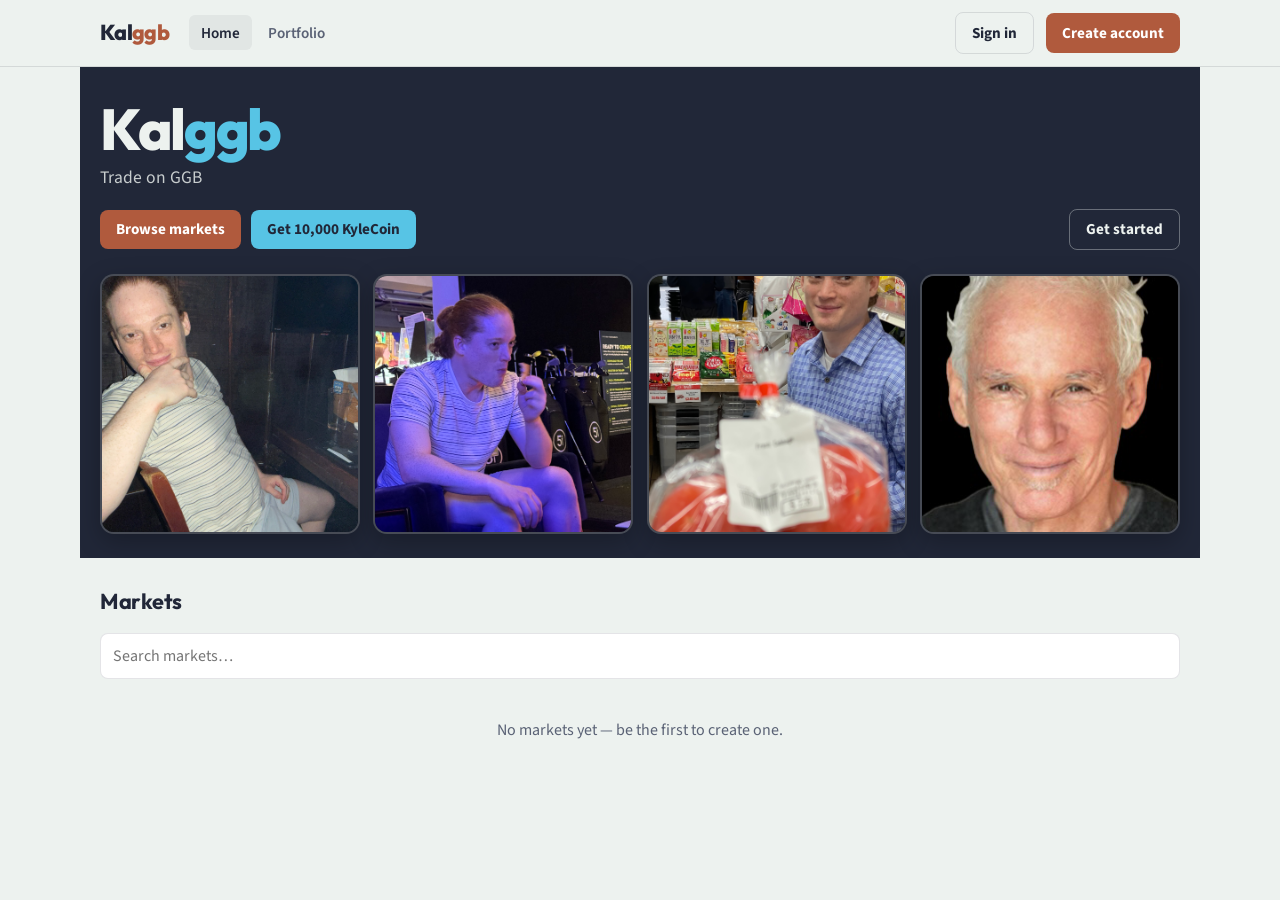
<file: kalggb/index.html>
<!doctype html>
<html lang="en">
  <head>
    <meta charset="UTF-8" />
    <meta name="viewport" content="width=device-width, initial-scale=1.0" />
    <title>Kalggb — Trade on GGB</title>
    <meta name="description" content="Trade on GGB. KyleCoin prediction markets." />

    <link rel="icon" href="/kalggb/favicon.svg" type="image/svg+xml" />
    <link rel="apple-touch-icon" href="/kalggb/apple-touch-icon.png" />

    <meta property="og:type" content="website" />
    <meta property="og:site_name" content="Kalggb" />
    <meta property="og:title" content="Kalggb — Trade on GGB" />
    <meta property="og:description" content="KyleCoin prediction markets. Friends only. Dead serious." />
    <meta property="og:url" content="https://gibdulbas.it/kalggb/" />
    <meta property="og:image" content="https://gibdulbas.it/kalggb/ggb/ggb-1.jpeg" />
    <meta property="og:image:type" content="image/jpeg" />
    <meta property="og:image:alt" content="GGB" />

    <meta name="twitter:card" content="summary_large_image" />
    <meta name="twitter:title" content="Kalggb — Trade on GGB" />
    <meta name="twitter:description" content="KyleCoin prediction markets. Friends only. Dead serious." />
    <meta name="twitter:image" content="https://gibdulbas.it/kalggb/ggb/ggb-1.jpeg" />

    <link rel="preconnect" href="https://fonts.googleapis.com" />
    <link rel="preconnect" href="https://fonts.gstatic.com" crossorigin />
    <link href="https://fonts.googleapis.com/css2?family=Outfit:wght@500;600;700;800&family=Source+Sans+3:wght@400;500;600;700&display=swap" rel="stylesheet" />
    <script type="module" crossorigin src="/kalggb/assets/index-BNc4NwvZ.js"></script>
    <link rel="stylesheet" crossorigin href="/kalggb/assets/index-Z-aW4l08.css">
  </head>
  <body>
    <div id="root"></div>
  </body>
</html>
</file>
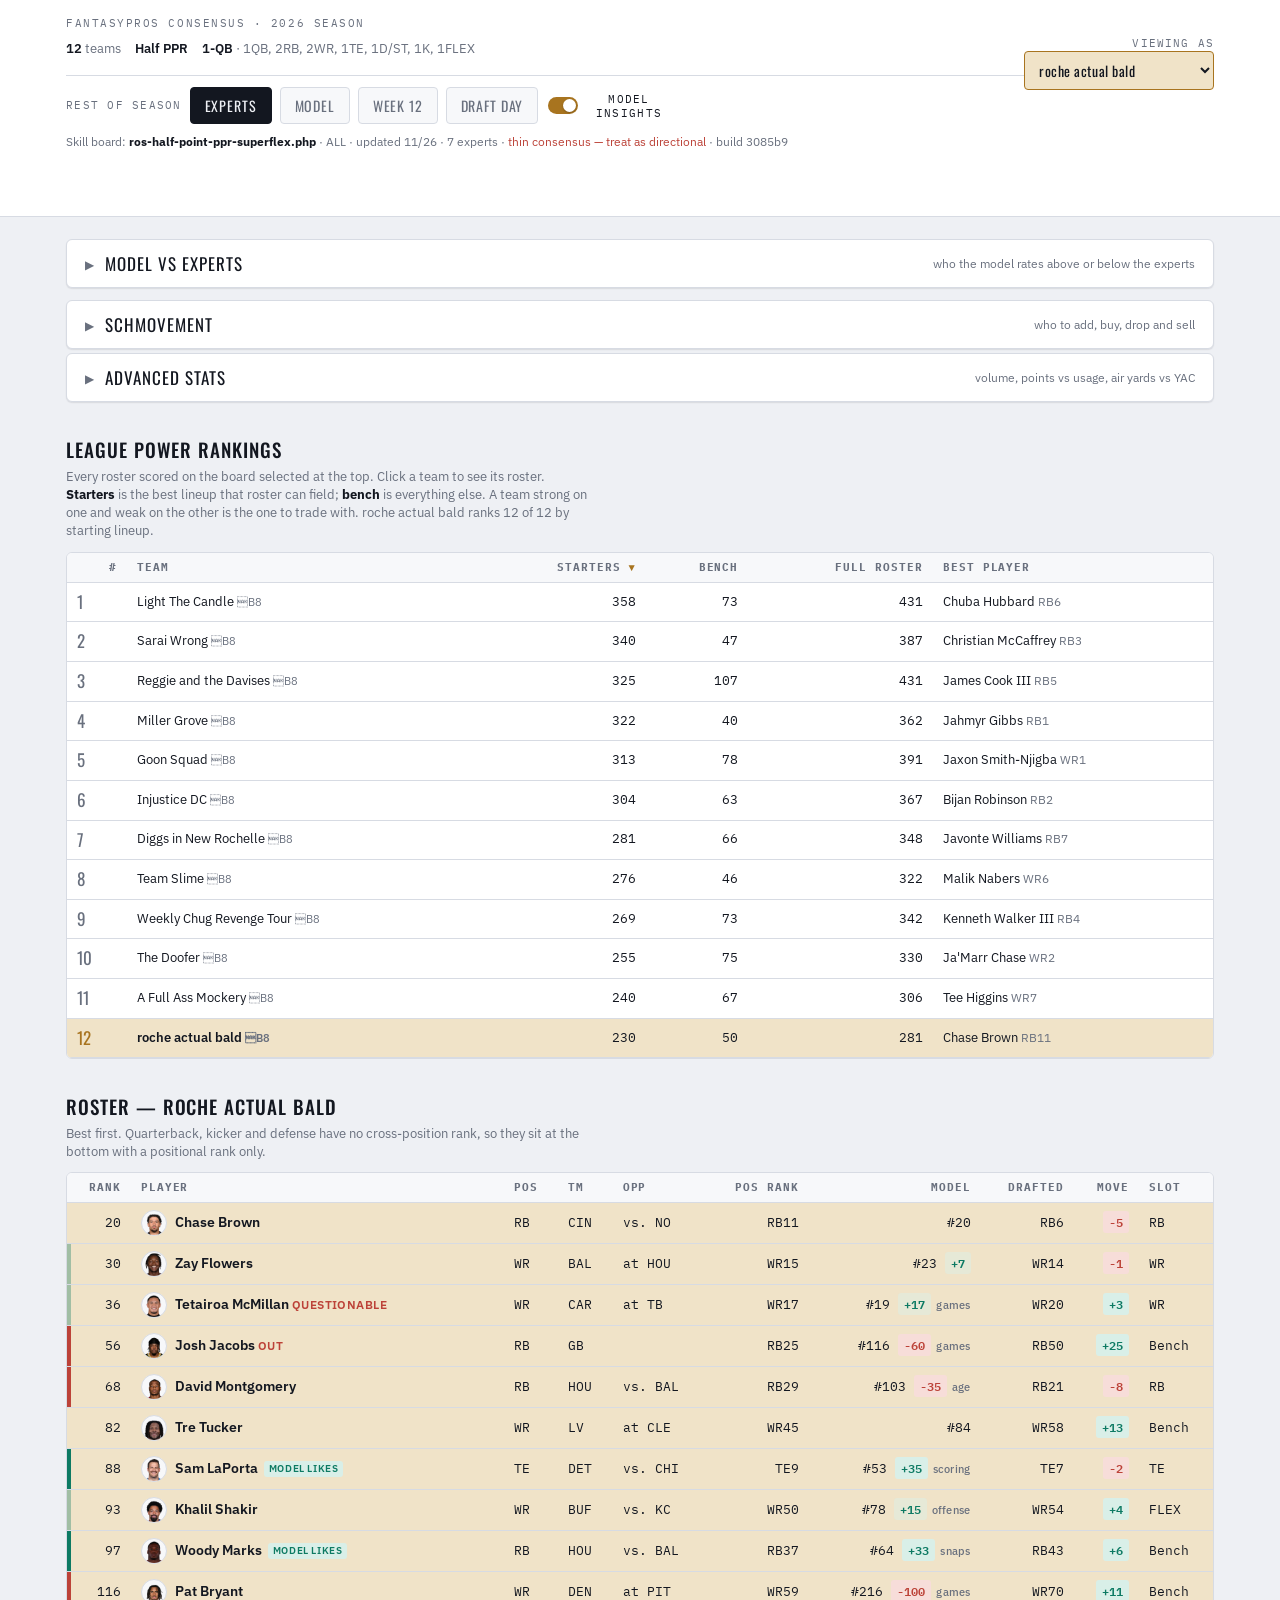
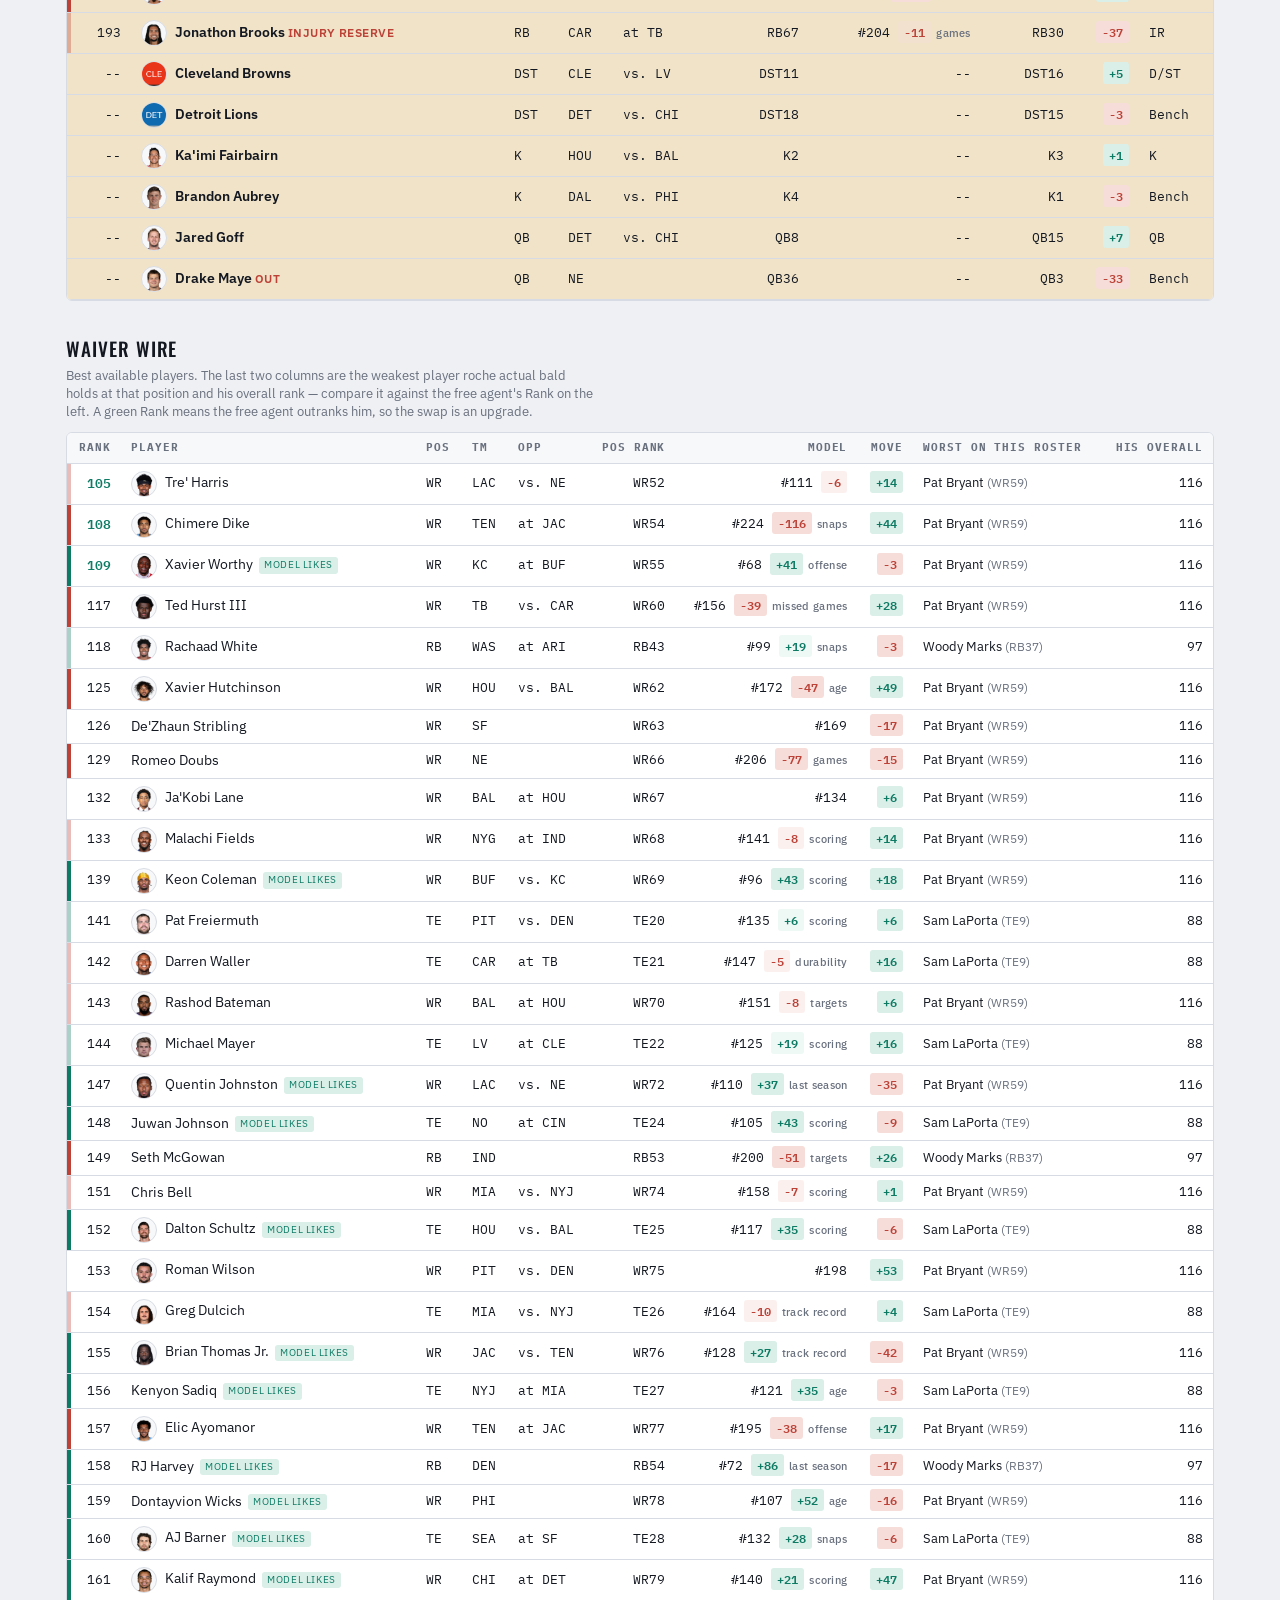
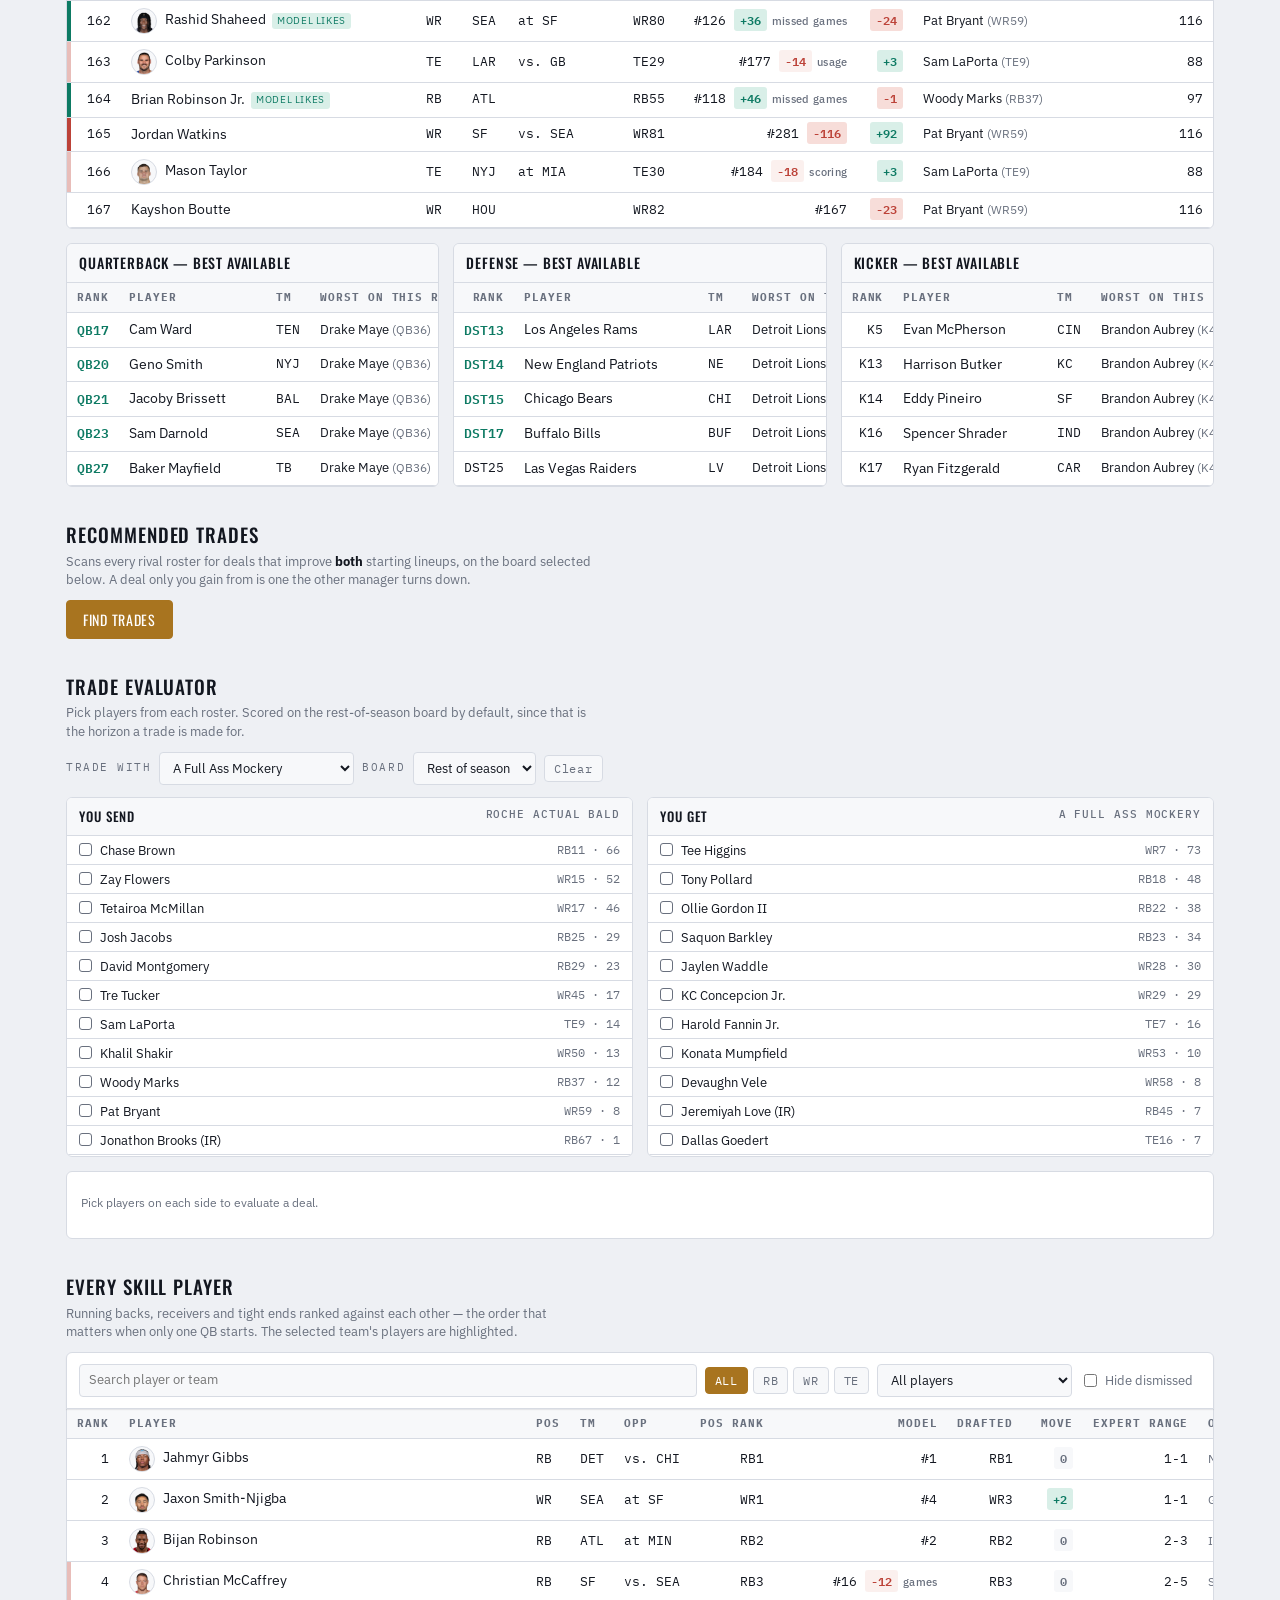
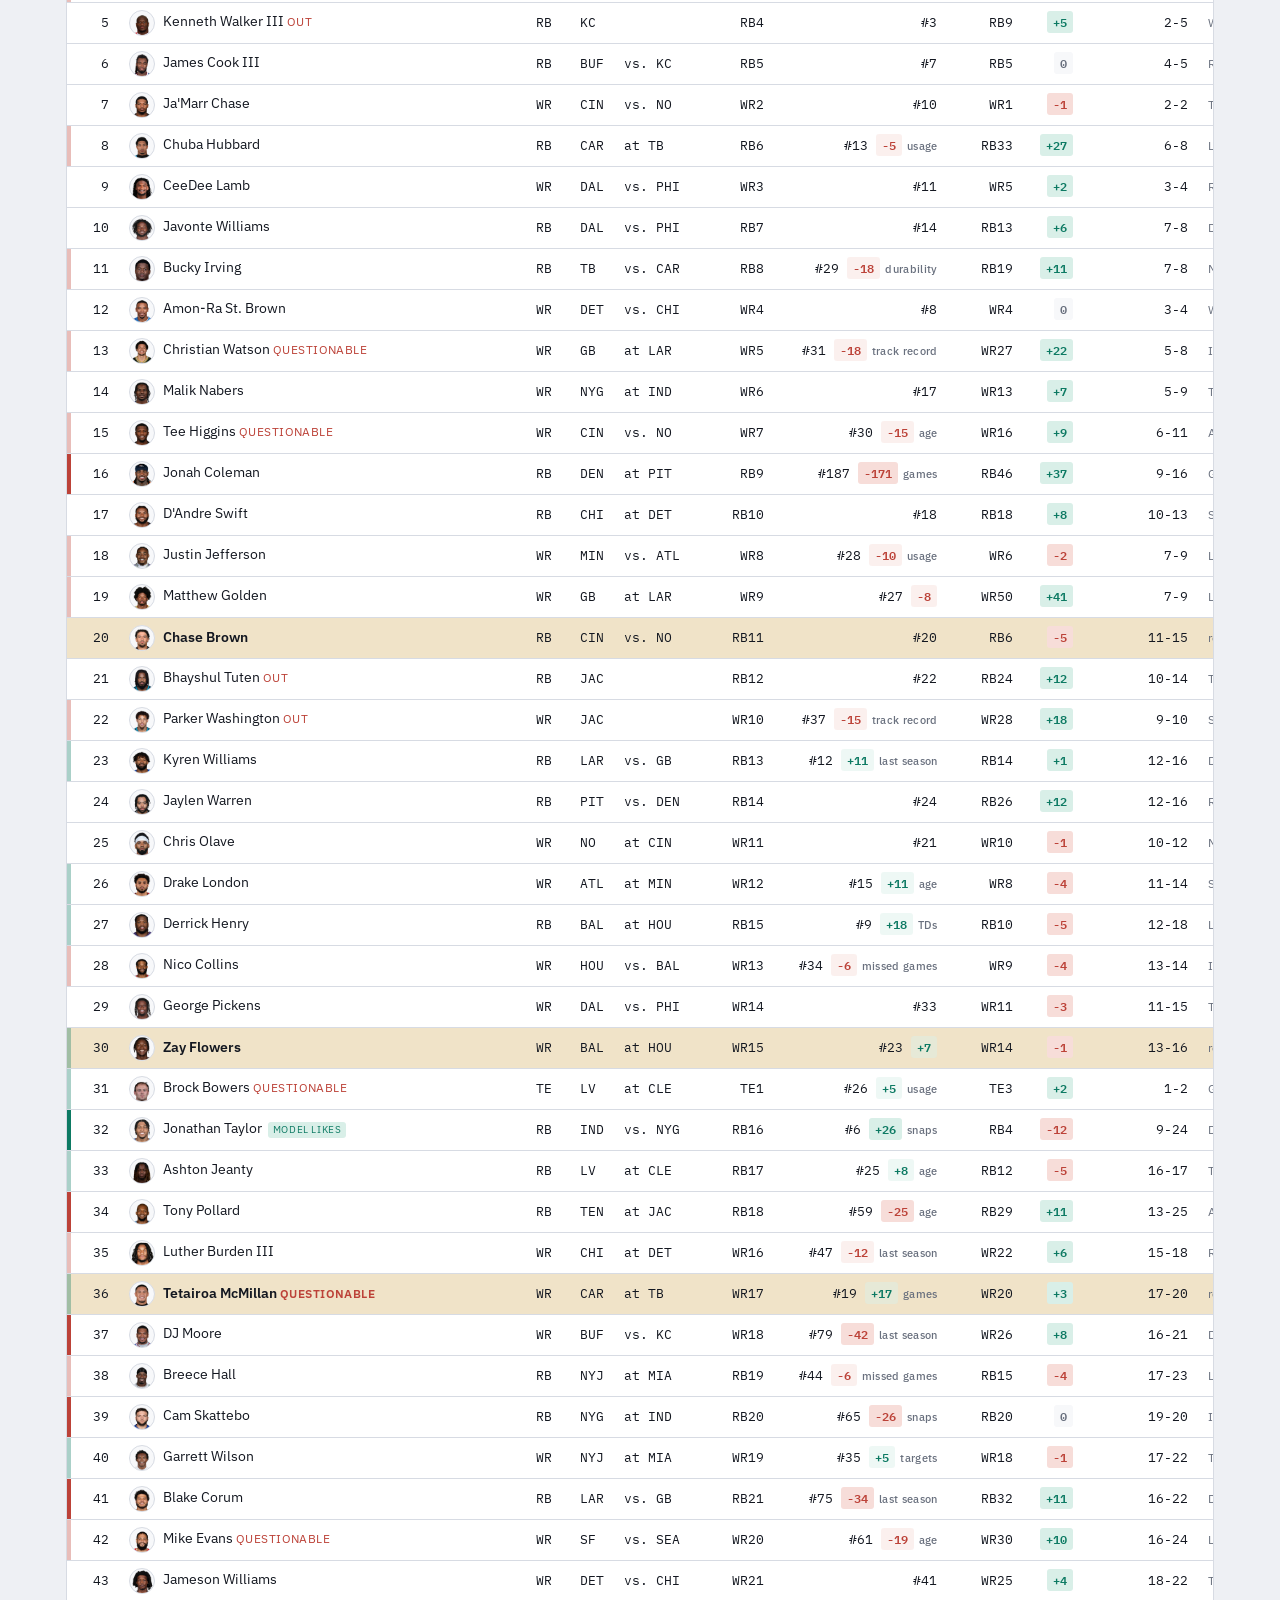
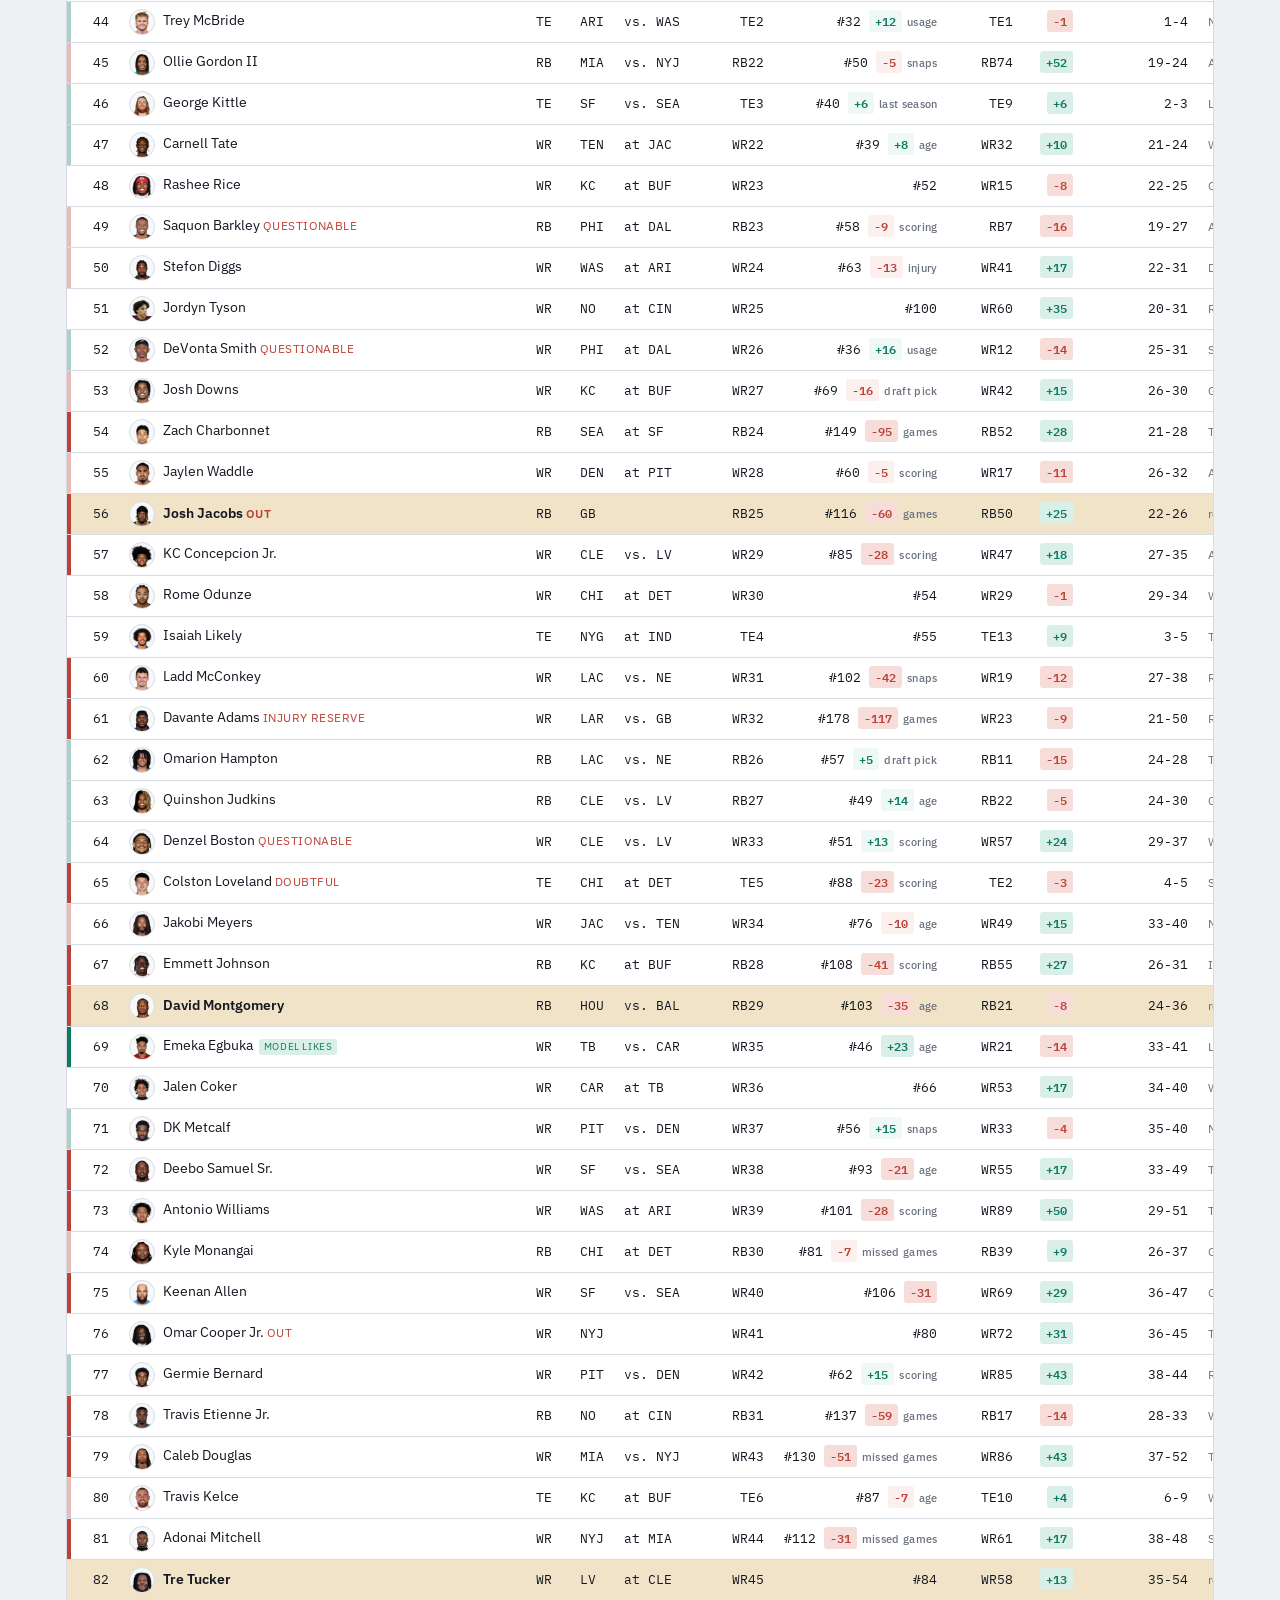
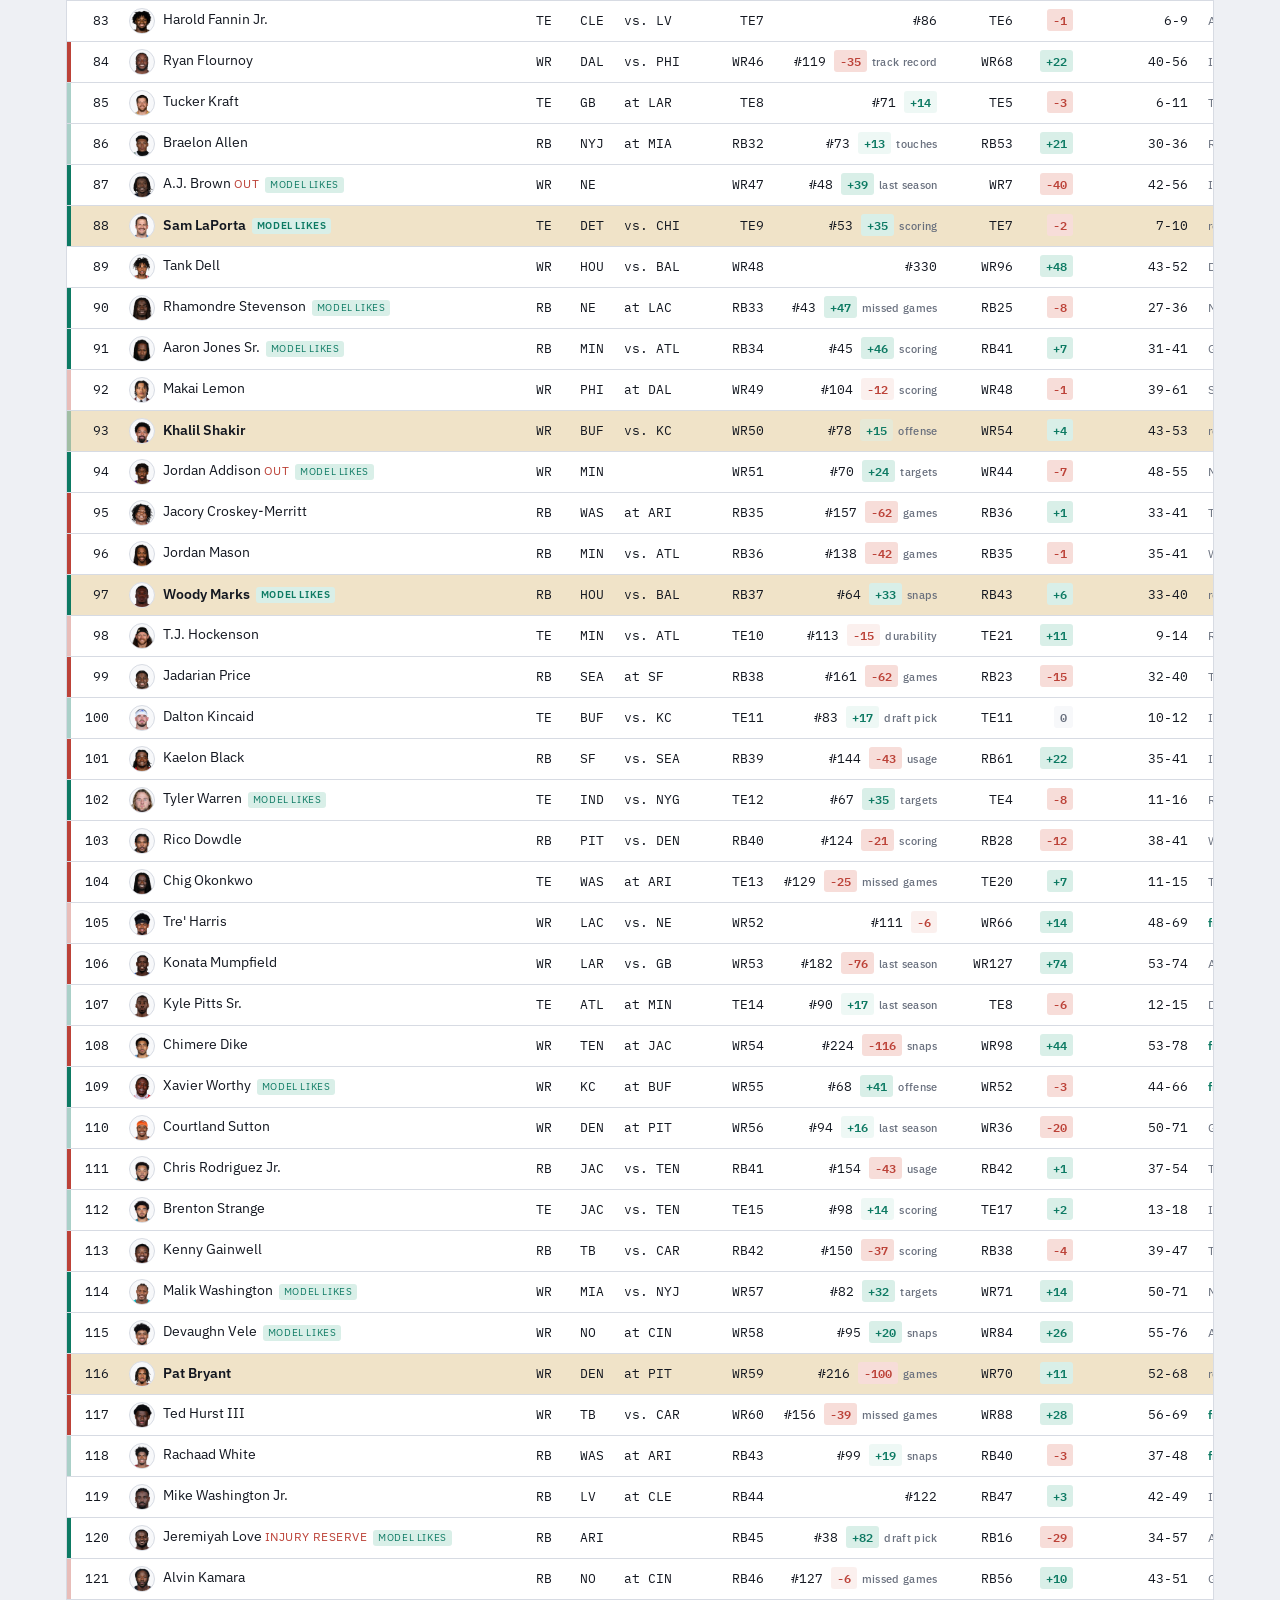
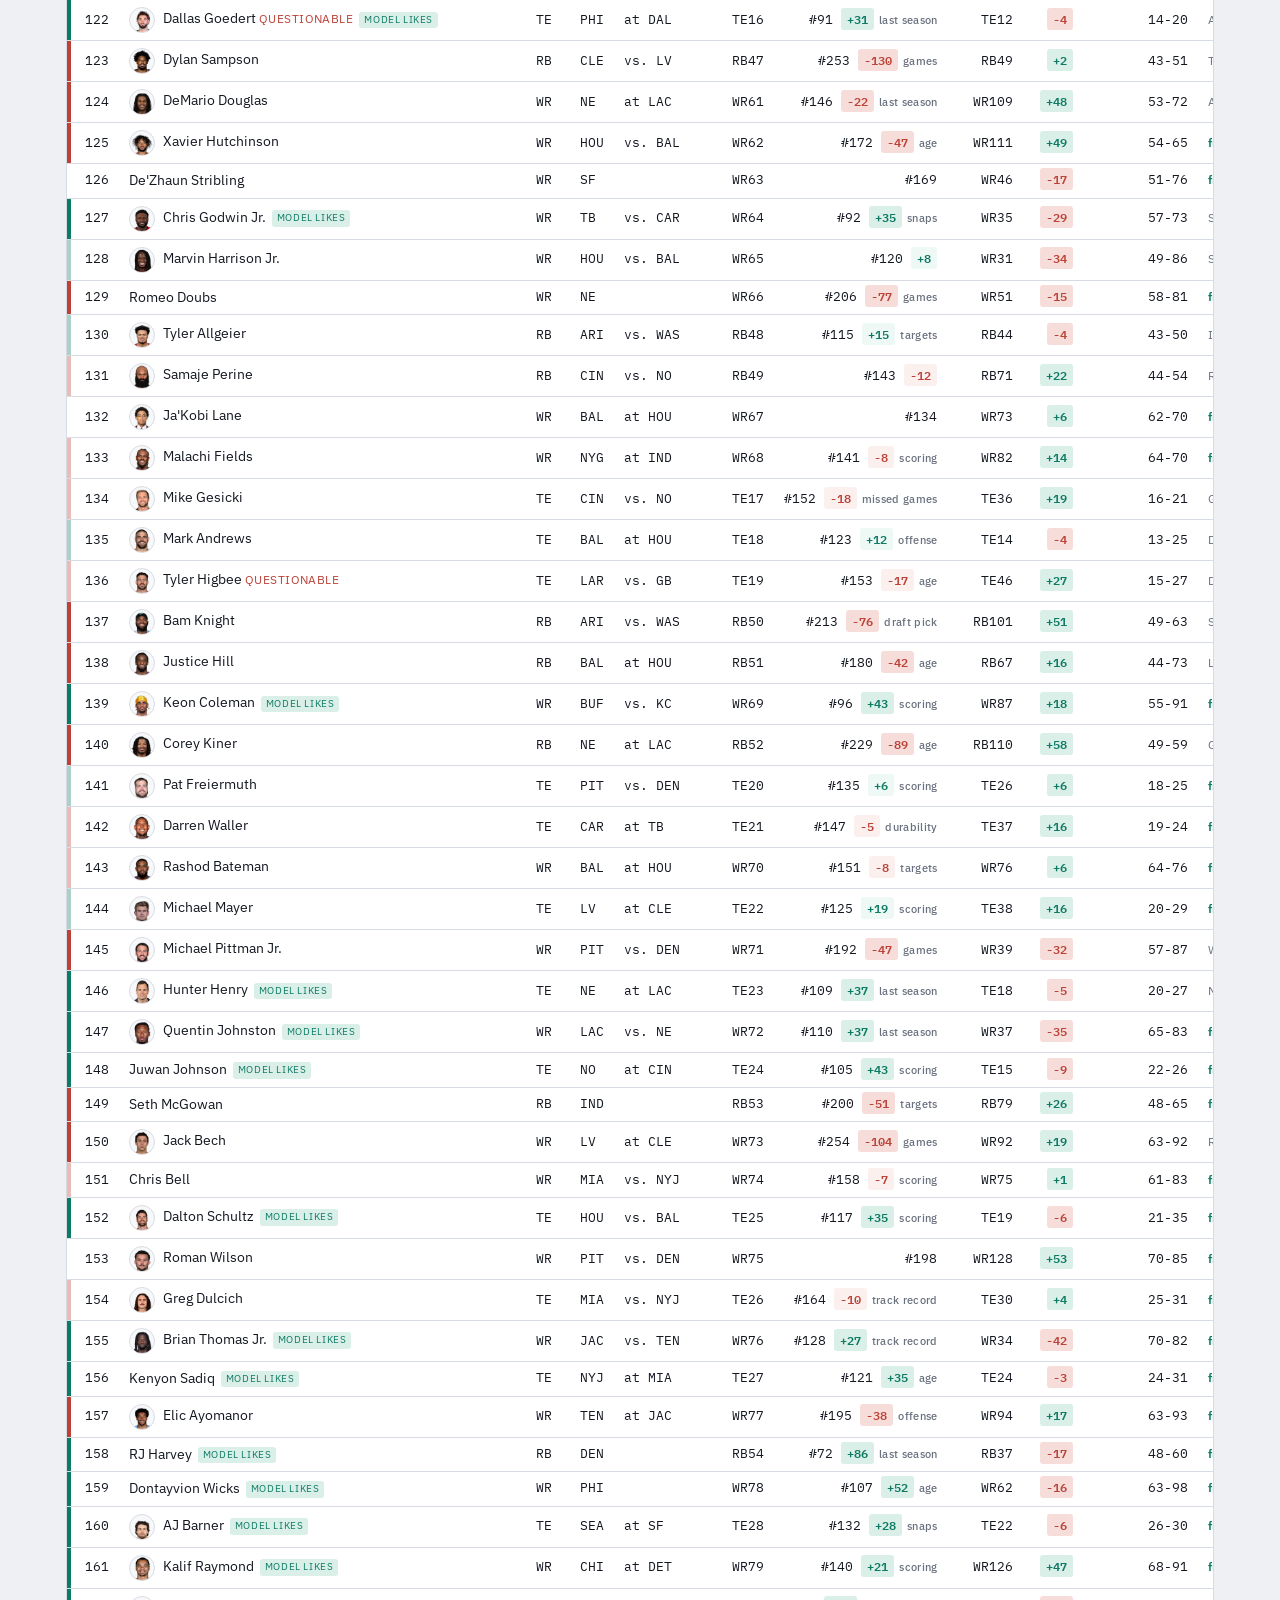
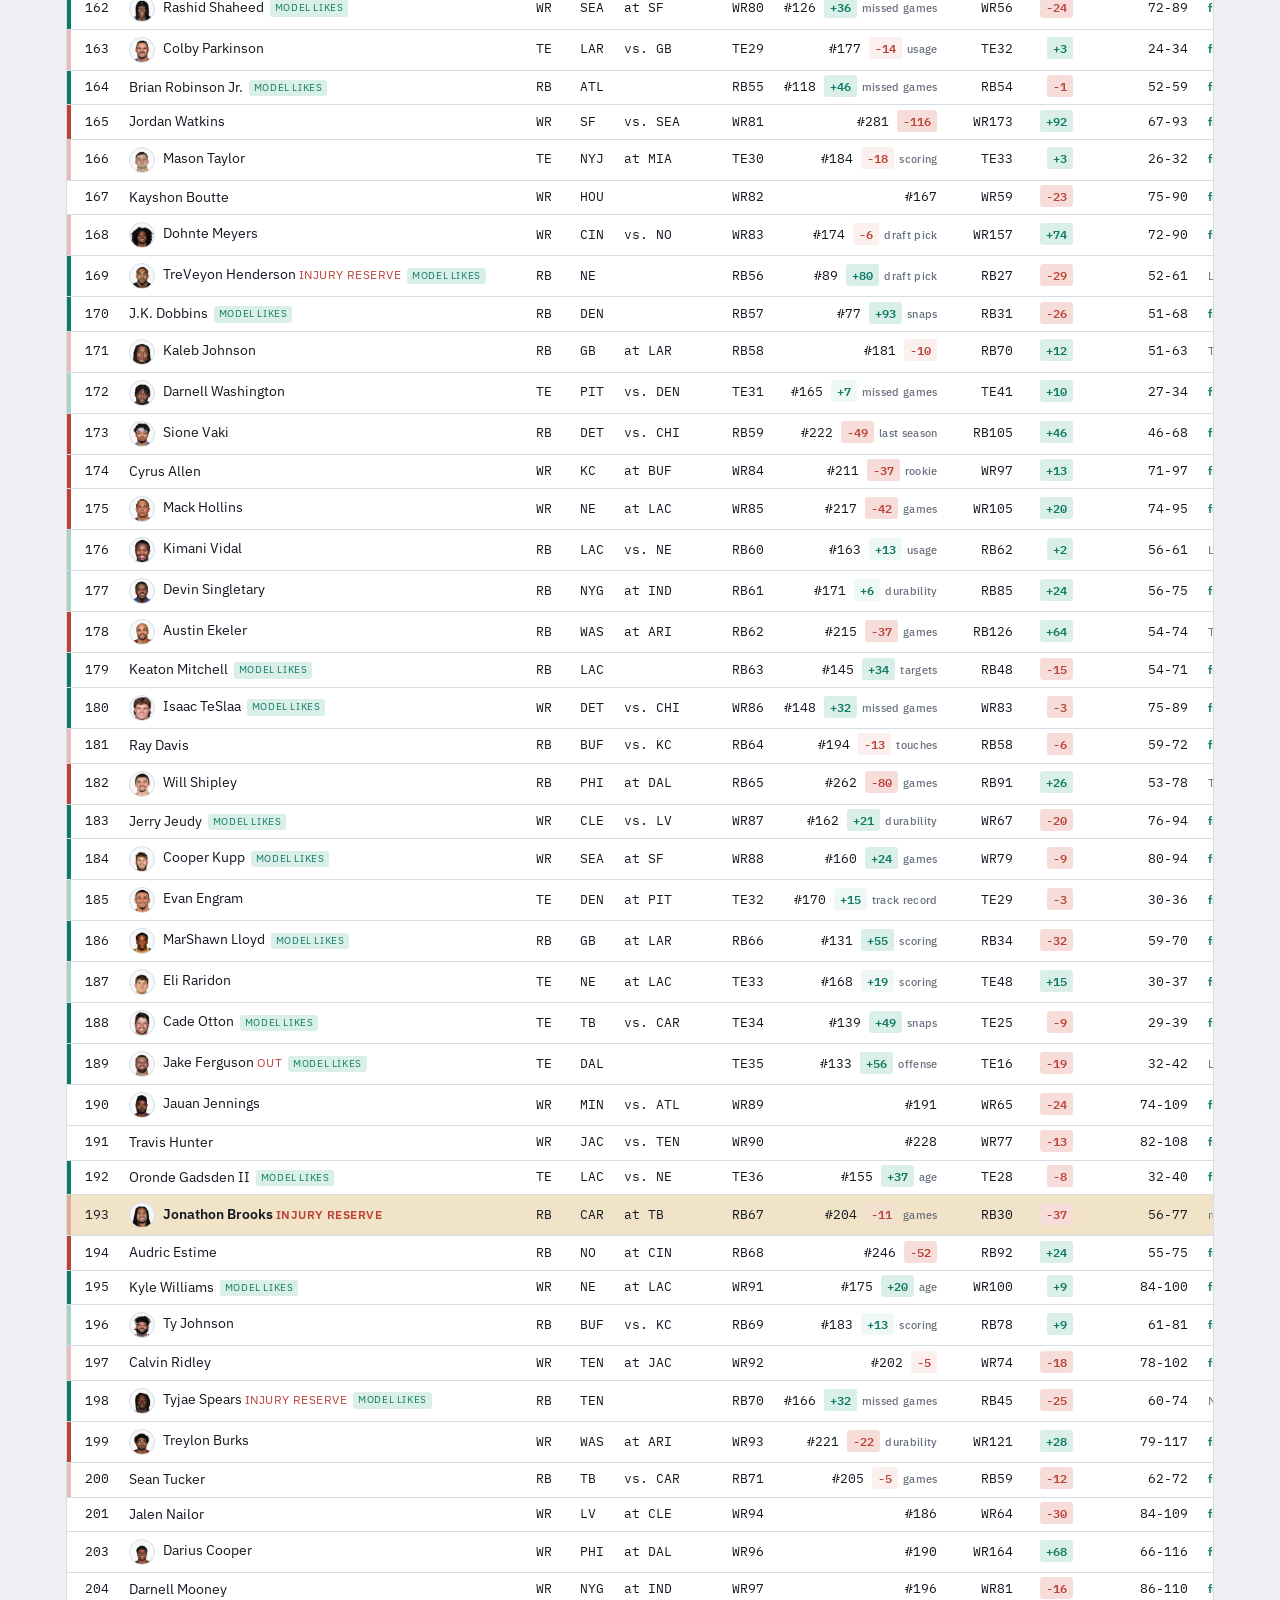
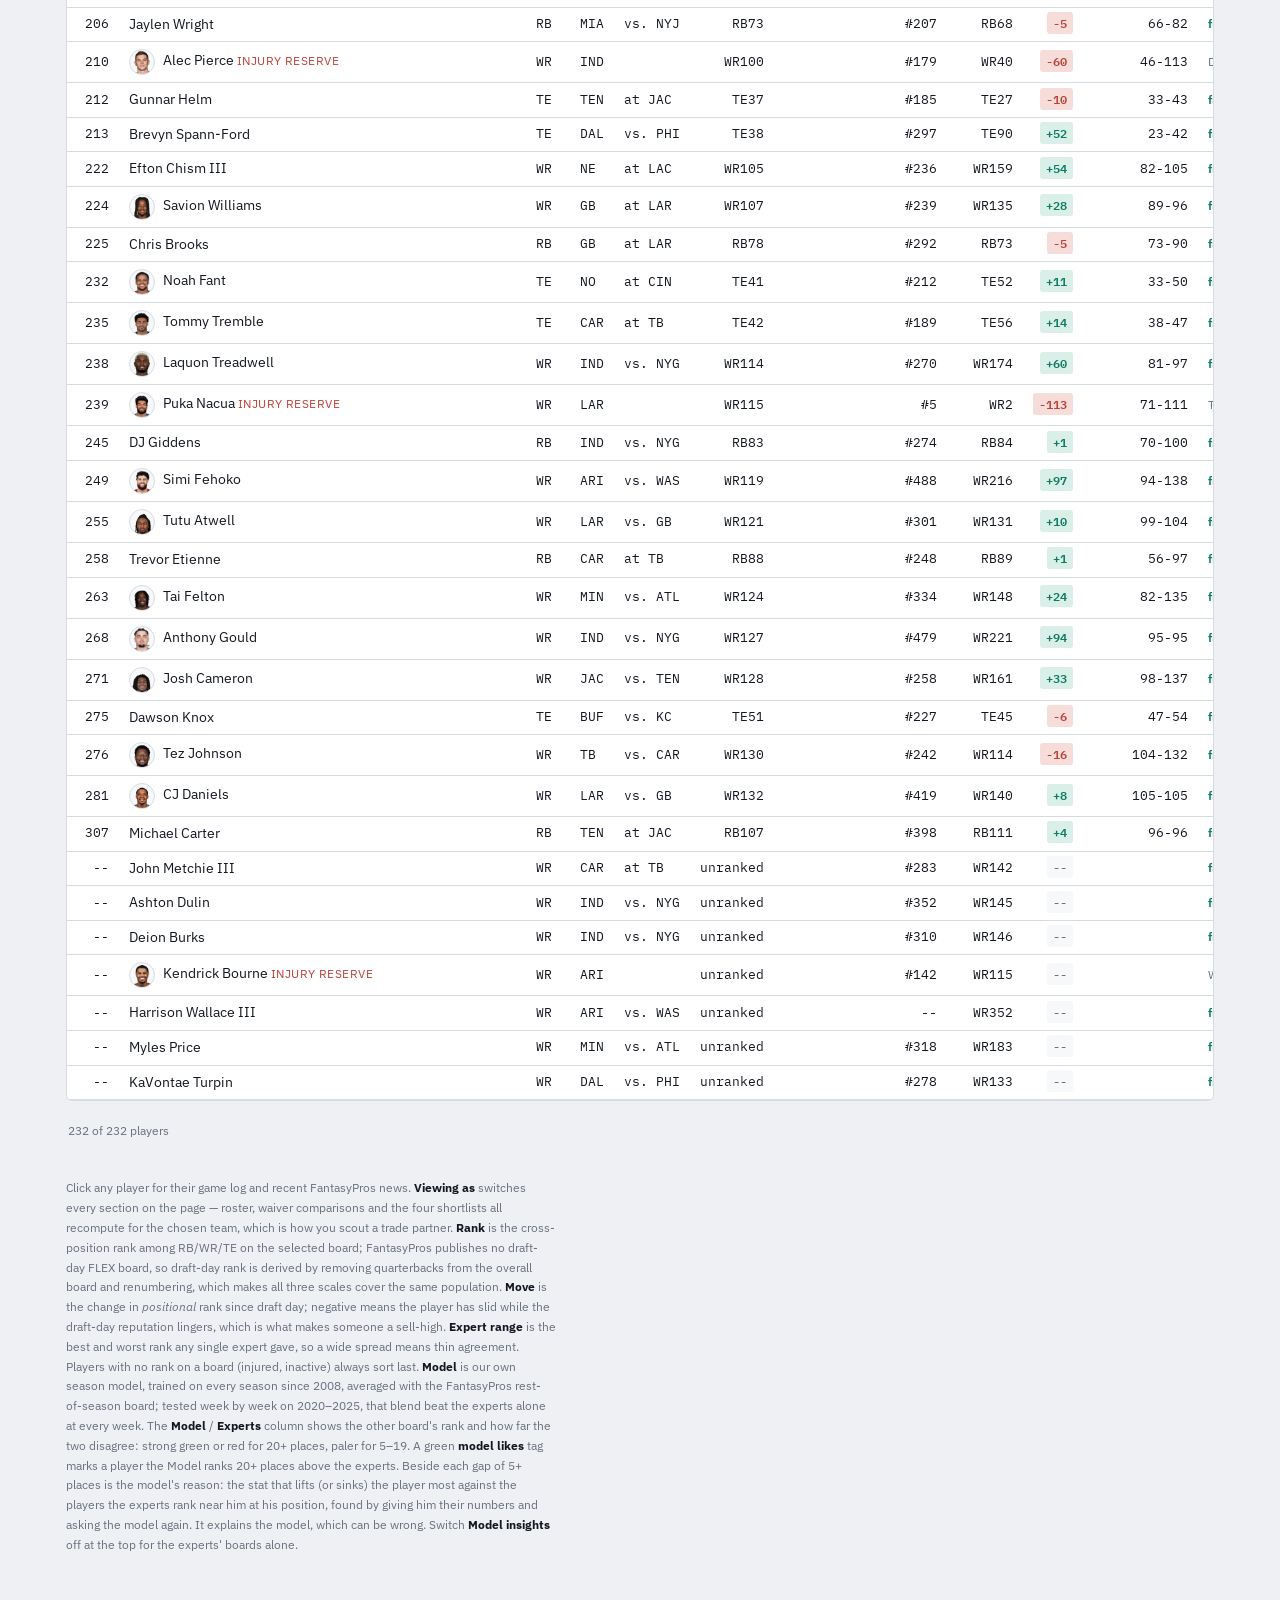
<file: pantasy/index.html>
<!doctype html>
<html lang="en">
<meta charset="utf-8">
<meta name="robots" content="noindex, nofollow">
<meta name="viewport" content="width=device-width, initial-scale=1, viewport-fit=cover">
<title>Poj Squad Draft Board</title>
<meta name="description" content="Rankings, waiver wire and trade tools for Poj Squad, built on FantasyPros consensus and refreshed every hour.">
<link rel="icon" href="/favicon.ico" sizes="any">
<link rel="icon" type="image/png" href="/icon-192.png" sizes="192x192">
<link rel="apple-touch-icon" href="/apple-touch-icon.png">
<link rel="preconnect" href="https://fonts.googleapis.com">
<link rel="preconnect" href="https://fonts.gstatic.com" crossorigin>
<link rel="stylesheet" href="https://fonts.googleapis.com/css2?family=Oswald:wght@400;500;600&family=IBM+Plex+Mono:wght@400;500&family=IBM+Plex+Sans:wght@400;500;600&display=swap">
<style>
:root{
  --paper:#eef0f4; --surface:#fff; --raised:#f7f8fa;
  --ink:#131720; --muted:#69707e; --line:#d7dbe3;
  --accent:#a8741f; --accent-soft:#f0e3c8; --on-accent:#fff;
  --rise:#0d7a63; --rise-soft:#d9efe8;
  --fall:#bc4238; --fall-soft:#f7ddd9;
  --shadow:0 1px 2px rgba(19,23,32,.06),0 1px 1px rgba(19,23,32,.04);
}
@media (prefers-color-scheme:dark){:root:not([data-theme="light"]){
  --paper:#0e1116; --surface:#171b22; --raised:#1e232b;
  --ink:#e4e8ef; --muted:#8e97a6; --line:#2b313b;
  --accent:#d9a94e; --accent-soft:#3a2f1a; --on-accent:#1a1408;
  --rise:#4bbf9f; --rise-soft:#12302a;
  --fall:#e0756a; --fall-soft:#35211f;
  --shadow:0 1px 2px rgba(0,0,0,.4);
}}
:root[data-theme="dark"]{
  --paper:#0e1116; --surface:#171b22; --raised:#1e232b;
  --ink:#e4e8ef; --muted:#8e97a6; --line:#2b313b;
  --accent:#d9a94e; --accent-soft:#3a2f1a; --on-accent:#1a1408;
  --rise:#4bbf9f; --rise-soft:#12302a;
  --fall:#e0756a; --fall-soft:#35211f;
  --shadow:0 1px 2px rgba(0,0,0,.4);
}
*{box-sizing:border-box}
/* The artifact platform ships this reset; a standalone page does not, and
   without it any class that sets display (.whoisit is display:flex) beats the
   UA rule for [hidden] and the element stays on screen. */
[hidden]{display:none!important}
/* Every wide table scrolls inside its own container, so the page itself never
   needs to scroll sideways; clamp it so nothing can widen the layout viewport
   under a phone. */
html{overflow-x:hidden}
body{overflow-x:hidden;background:var(--paper);color:var(--ink);
  font-family:"IBM Plex Sans",ui-sans-serif,system-ui,-apple-system,Segoe UI,sans-serif;
  line-height:1.45;margin:0}
.wrap{max-width:1180px;margin:0 auto;padding-inline:16px;padding-block:0 56px}
h1,h2,h3,.dname{font-family:Oswald,"Arial Narrow",Haettenschweiler,sans-serif;
  font-weight:500;letter-spacing:.01em;text-wrap:balance;margin:0}
.eyebrow{font-family:"IBM Plex Mono",ui-monospace,SFMono-Regular,Menlo,monospace;
  font-size:11px;letter-spacing:.14em;text-transform:uppercase;color:var(--muted);margin:0}
.num{font-family:"IBM Plex Mono",ui-monospace,SFMono-Regular,Menlo,monospace;
  font-variant-numeric:tabular-nums}

/* The league photo runs above the masthead. It is shown whole rather than
   cropped -- it carries the league name and everyone's faces, and a banner
   crop would cut one or the other. */
.banner{background:var(--ink);display:flex;justify-content:center}
.banner img{display:block;width:100%;max-width:550px;height:auto}
@media (max-width:700px){.banner img{max-width:100%}}
header.top{border-bottom:1px solid var(--line);background:var(--surface);
  padding-block:16px 0;margin-bottom:22px}
/* The league name lives in the banner image now. The h1 stays in the markup
   but out of sight, so the page keeps a real heading for screen readers and
   search without printing the name twice. */
.vh{position:absolute;width:1px;height:1px;padding:0;margin:-1px;overflow:hidden;
  clip:rect(0 0 0 0);white-space:nowrap;border:0}
.sub{display:flex;flex-wrap:wrap;gap:6px 14px;margin-top:8px;font-size:13px;color:var(--muted)}
.sub b{color:var(--ink);font-weight:600}
.scalebar{display:flex;flex-wrap:wrap;gap:8px;align-items:center;margin-top:16px;
  border-top:1px solid var(--line);padding-block:10px}
.scalebtn{font-family:Oswald,sans-serif;font-size:14px;letter-spacing:.06em;
  text-transform:uppercase;cursor:pointer;border:1px solid var(--line);
  background:var(--raised);color:var(--muted);border-radius:4px;padding:7px 14px}
.scalebtn[aria-pressed="true"]{background:var(--ink);border-color:var(--ink);color:var(--paper)}
.teampick{display:flex;align-items:center;gap:7px;margin-left:auto}
.teampick label{font-family:"IBM Plex Mono",monospace;font-size:10.5px;letter-spacing:.11em;
  text-transform:uppercase;color:var(--muted)}
#team{font-family:Oswald,sans-serif;font-size:14px;letter-spacing:.04em;padding:7px 10px;
  border:1px solid var(--accent);background:var(--accent-soft);color:var(--ink);border-radius:4px}
.boardnote{font-size:11.5px;color:var(--muted);flex:1 1 100%;margin:0}
.boardnote b{color:var(--ink)}
.warn{color:var(--fall)}

h2.sec{font-size:19px;text-transform:uppercase;letter-spacing:.05em;margin:34px 0 3px}
p.secsub{margin:0 0 12px;font-size:12.5px;color:var(--muted);max-width:66ch}
.secsub b{color:var(--ink)}

.grid{display:grid;grid-template-columns:repeat(auto-fit,minmax(310px,1fr));gap:14px}
.panel{background:var(--surface);border:1px solid var(--line);border-radius:6px;
  box-shadow:var(--shadow);overflow:hidden}
.panel>h2{font-size:15px;text-transform:uppercase;letter-spacing:.06em;
  padding:11px 14px;border-bottom:1px solid var(--line);display:flex;
  justify-content:space-between;align-items:baseline;gap:10px}
.panel>h2 span{font-size:11px;color:var(--muted);letter-spacing:.04em;
  text-transform:none;font-family:"IBM Plex Sans",sans-serif;text-align:right}
.panel.sell{border-top:3px solid var(--fall)}
.panel.buy{border-top:3px solid var(--rise)}
.panel.adds{border-top:3px solid var(--accent)}
.panel.drops{border-top:3px solid var(--muted)}
.rows{display:flex;flex-direction:column}
.row{display:flex;align-items:baseline;gap:8px;flex-wrap:wrap;
  padding:9px 14px;border-bottom:1px solid var(--line);font-size:13px}
.row:last-child{border-bottom:0}
.dname{font-size:16px;font-weight:500}
.tag{font-size:10.5px;letter-spacing:.07em;text-transform:uppercase;color:var(--muted);
  border:1px solid var(--line);border-radius:3px;padding:1px 5px;white-space:nowrap}
.move{font-size:12.5px;color:var(--muted);width:100%}
.move .a{color:var(--ink);font-weight:600}
.whytxt{display:block;color:var(--ink);font-size:12px;margin-top:3px}
.delta{font-weight:600;padding:1px 6px;border-radius:3px;font-size:12px;
  font-family:"IBM Plex Mono",monospace}
.up{color:var(--rise);background:var(--rise-soft)}
.down{color:var(--fall);background:var(--fall-soft)}
.flat{color:var(--muted);background:var(--raised)}
.inj{color:var(--fall);font-size:11.5px;letter-spacing:.04em;text-transform:uppercase}
.empty{padding:14px;color:var(--muted);font-size:13px}

.controls{position:sticky;top:env(safe-area-inset-top,0px);z-index:5;
  background:var(--surface);border:1px solid var(--line);border-radius:6px 6px 0 0;
  padding:11px 12px;margin:0;display:flex;flex-wrap:wrap;gap:8px;
  align-items:center;box-shadow:var(--shadow)}
input[type=search],select{font:inherit;font-size:13px;color:var(--ink);
  background:var(--raised);border:1px solid var(--line);border-radius:4px;padding:6px 9px}
input[type=search]{flex:1 1 180px;min-width:0}
.chips{display:flex;flex-wrap:wrap;gap:5px}
.chip{font-family:"IBM Plex Mono",monospace;font-size:11.5px;letter-spacing:.06em;
  cursor:pointer;border:1px solid var(--line);background:var(--raised);color:var(--muted);
  border-radius:4px;padding:5px 9px}
.chip[aria-pressed="true"]{background:var(--accent);border-color:var(--accent);color:var(--on-accent)}
.chip:focus-visible,th:focus-visible,input:focus-visible,select:focus-visible,
.scalebtn:focus-visible{outline:2px solid var(--accent);outline-offset:2px}

.tablewrap{overflow-x:auto;background:var(--surface);border:1px solid var(--line);
  border-radius:6px}
.tablewrap.joined{border-top:0;border-radius:0 0 6px 6px}
table{border-collapse:collapse;width:100%;font-size:13px;min-width:720px}
th,td{text-align:left;padding:7px 10px;border-bottom:1px solid var(--line);white-space:nowrap}
th{position:sticky;top:0;background:var(--raised);font-family:"IBM Plex Mono",monospace;
  font-size:10.5px;letter-spacing:.09em;text-transform:uppercase;color:var(--muted);z-index:1}
th[data-k]{cursor:pointer;user-select:none}
th[aria-sort] .car{color:var(--accent)}
td.r,th.r{text-align:right}
tr.mine td{background:var(--accent-soft)}
tr.mine .pname{font-weight:600}
.pname{font-size:13.5px}
.owner{color:var(--muted);font-size:12px}
.fa{color:var(--rise);font-size:12px;font-weight:600}
.count{color:var(--muted);font-size:12px;padding:9px 2px}
.up-yes{color:var(--rise);font-weight:600}
.up-no{color:var(--muted)}
.sidegrid{display:grid;grid-template-columns:repeat(auto-fit,minmax(290px,1fr));gap:14px;
  margin-top:14px}
.sidegrid table{min-width:280px}
.sidegrid h3{font-size:14px;text-transform:uppercase;letter-spacing:.06em;
  padding:9px 12px;border-bottom:1px solid var(--line);background:var(--raised)}
/* the button is a generous 28px hit target; only the inner span is the dot,
   so the click is easy to land without opening the row's drawer */
button.mkdot{appearance:none;cursor:pointer;border:0;background:none;padding:0;
  width:28px;height:24px;margin:-6px 0 -6px 2px;vertical-align:middle;
  display:inline-flex;align-items:center;justify-content:center}
button.mkdot .d{width:11px;height:11px;border-radius:50%;background:transparent;
  border:1.5px solid var(--muted);opacity:0;transition:opacity .12s ease}
@media (prefers-reduced-motion:reduce){button.mkdot .d{transition:none}}
/* visible on hover of that player's own row, or always once marked */
tr:hover button.mkdot .d,.row:hover button.mkdot .d{opacity:.45}
button.mkdot:focus-visible{outline:2px solid var(--accent);outline-offset:-2px;border-radius:4px}
button.mkdot:focus-visible .d{opacity:1}
button.mkdot.on .d{opacity:1}
button.mkdot.flag .d{background:var(--rise);border-color:var(--rise)}
button.mkdot.dismiss .d{background:var(--fall);border-color:var(--fall)}
tr:hover button.mkdot.on .d,.row:hover button.mkdot.on .d{opacity:1}
#markwarn{font-size:11.5px;color:var(--fall)}
/* The portrait sits in the top-right corner of the masthead, big, with the
   team name under it. The header reserves room on the right so the league
   name never runs beneath it. */
.whoisit{display:flex;flex-direction:column;align-items:center;gap:7px;cursor:pointer;
  font:inherit;color:var(--ink);background:none;border:0;padding:0}
.whoisit img{width:clamp(84px,9.5vw,132px);aspect-ratio:1;border-radius:5px;
  object-fit:cover;display:block;background:var(--raised);
  border:1px solid var(--line);box-shadow:var(--shadow)}
.whoisit span{font-family:"IBM Plex Mono",monospace;font-size:10.5px;letter-spacing:.09em;
  text-transform:uppercase;color:var(--muted);max-width:clamp(84px,9.5vw,132px);
  text-align:center;line-height:1.35}
.whoisit:hover span{color:var(--ink)}
.whoisit:focus-visible{outline:2px solid var(--accent);outline-offset:3px;border-radius:5px}
@media (min-width:701px){
  header.top .wrap{position:relative;padding-right:clamp(108px,11.5vw,160px)}
  .teampick{position:absolute;top:20px;right:16px;margin:0;gap:0;flex-direction:column;
    align-items:flex-end}
}
/* a section folded behind a button: Schmovement, and Model vs experts */
.dropbtn{font-family:Oswald,sans-serif;font-size:17px;letter-spacing:.06em;
  text-transform:uppercase;cursor:pointer;border:1px solid var(--line);
  background:var(--surface);color:var(--ink);border-radius:6px;
  padding:11px 18px;display:flex;align-items:center;gap:10px;width:100%;
  box-shadow:var(--shadow);margin-top:4px}
.dropbtn:hover{background:var(--raised)}
.dropbtn:focus-visible{outline:2px solid var(--accent);outline-offset:2px}
.dropbtn .caret{color:var(--muted);font-size:12px;transition:transform .15s ease}
.dropbtn[aria-expanded="true"] .caret{transform:rotate(90deg)}
.dropbtn .hint{margin-left:auto;font-family:"IBM Plex Sans",sans-serif;font-size:11.5px;
  letter-spacing:0;text-transform:none;color:var(--muted)}
.dropbody{margin-top:14px}
.dropsec{margin-bottom:12px}
/* advanced stats */
#advbox .chips{margin:0 0 10px}
th[data-as]{cursor:pointer;user-select:none}
#advtable td.dim{color:var(--muted)}
@media (prefers-reduced-motion:reduce){.dropbtn .caret{transition:none}}
/* on a phone the hint drops under the title instead of squeezing it onto two lines */
@media (max-width:560px){.dropbtn{flex-wrap:wrap;row-gap:2px}.dropbtn .hint{flex-basis:100%;margin-left:22px;text-align:left}}
/* ---- who are you ---- */
/* Block, not flex. As a column flex container this shrank the grid whenever
   the tiles were taller than the window -- flex items shrink by default -- and
   .pshot clips its images, so they vanished instead of scrolling. Whether it
   happened depended on viewport height, which is why it came and went. */
#picker{position:fixed;inset:0;z-index:60;background:var(--paper);
  overflow-y:auto;-webkit-overflow-scrolling:touch;
  padding-top:env(safe-area-inset-top,0px);padding-bottom:env(safe-area-inset-bottom,0px)}
#whoami{font-family:Oswald,sans-serif;font-weight:500;text-transform:uppercase;
  letter-spacing:.03em;text-align:center;margin:0;cursor:pointer;
  font-size:clamp(30px,7vw,64px);line-height:1.1;padding:18px 16px 14px;
  -webkit-user-select:none;user-select:none}
/* minmax(0,1fr), not 1fr: a bare 1fr floors each track at the item's
   min-content width, and the captions do not wrap -- so a long team name
   ("The Matt Fundraised Conference") made its column wider than the others
   and pushed the grid off the screen. */
.pgrid{display:grid;grid-template-columns:repeat(4,minmax(0,1fr));gap:0;width:100%}
@media (max-width:1000px){.pgrid{grid-template-columns:repeat(3,minmax(0,1fr))}}
@media (max-width:700px){.pgrid{grid-template-columns:repeat(2,minmax(0,1fr))}}
.ptile{display:block;width:100%;padding:0;border:0;background:none;cursor:pointer;
  font:inherit;color:inherit;text-align:center;touch-action:manipulation;
  -webkit-tap-highlight-color:transparent;-webkit-user-select:none;user-select:none}
.pshot img{-webkit-user-drag:none;user-drag:none;pointer-events:none}
/* both are spans inside a button: without display:block they stay inline,
   width and aspect-ratio do not apply, and the whole tile collapses */
.pshot{display:block;position:relative;width:100%;aspect-ratio:1;overflow:hidden;
  background:var(--raised)}
.pshot img{position:absolute;inset:0;width:100%;height:100%;object-fit:cover;display:block}
.pshot .p2{opacity:0;transition:opacity .12s ease}
/* hover reveals the second photo; the heading flips them all, and hovering
   while flipped flips that one back -- the two toggles compose */
/* Hover rules only where a pointer can actually hover: on a touchscreen
   :hover sticks after a tap and the photo never changes back. */
@media (hover:hover){
  .ptile:hover .pshot .p2{opacity:1}
  .pgrid.flipped .ptile:hover .pshot .p2{opacity:0}
}
.ptile:focus-visible .pshot .p2{opacity:1}
.pgrid.flipped .pshot .p2{opacity:1}
.pgrid.flipped .ptile:focus-visible .pshot .p2{opacity:0}
/* Touch: held down shows the second photo, releasing picks the team. */
.ptile.pressing .pshot .p2{opacity:1}
.pgrid.flipped .ptile.pressing .pshot .p2{opacity:0}
.ptile:focus-visible{outline:3px solid var(--accent);outline-offset:-3px}
/* NOT .pname -- that class already labels every player name in the tables,
   and this rule comes later in the sheet, so it would restyle all of them */
/* Wrap rather than truncate: at phone width a track is under 200px and the
   longer team names would read "THE MATT FUNDRAISED CONFERENC...". */
.ptname{display:block;font-family:"IBM Plex Mono",monospace;font-size:11px;letter-spacing:.06em;
  text-transform:uppercase;color:var(--muted);padding:7px 8px 12px;line-height:1.35;
  overflow-wrap:anywhere}
.ptile:hover .ptname{color:var(--ink)}
@media (prefers-reduced-motion:reduce){.pshot .p2{transition:none}}
#powerwrap table{min-width:560px}
#powerwrap tbody tr{cursor:default}
#powerwrap tbody tr.pteam{cursor:pointer}
#powerwrap tr.pteam .tname::after{content:" B8";color:var(--muted);font-size:11px}
#powerwrap tr.pteam[aria-expanded="true"] .tname::after{content:" BE"}
#powerwrap tr.pteam:focus-visible{outline:2px solid var(--accent);outline-offset:-2px}
#powerwrap tr.proster>td,#powerwrap tr.proster:hover>td{background:var(--raised);padding:12px 14px 16px}
.prgrid{display:grid;grid-template-columns:repeat(auto-fit,minmax(250px,1fr));gap:4px 26px}
.prgrid h4{font-family:"IBM Plex Mono",ui-monospace,monospace;font-size:10.5px;letter-spacing:.12em;
  text-transform:uppercase;color:var(--muted);margin:8px 0 4px;font-weight:500}
.prlist{list-style:none;margin:0;padding:0}
.prlist li{display:flex;gap:8px;align-items:baseline;padding:4px 2px;border-bottom:1px solid var(--line);
  cursor:pointer;font-size:13px}
.prlist li:hover{background:var(--surface)}
.prlist li:focus-visible{outline:2px solid var(--accent);outline-offset:-2px}
.prlist li.mk-flag{background:var(--rise-soft)}
.prlist li.mk-dismiss{background:var(--fall-soft);opacity:.62}
.prlist .slot{font-family:"IBM Plex Mono",ui-monospace,monospace;font-size:11px;color:var(--muted);
  flex:0 0 40px}
.prlist .rk{margin-left:auto;white-space:nowrap;font-family:"IBM Plex Mono",ui-monospace,monospace;
  font-size:12px;color:var(--muted)}
.proster .viewas{margin-top:12px}
#powerwrap tbody tr:hover td{background:var(--raised)}
#powerwrap tr.you td{background:var(--accent-soft)}
#powerwrap tr.you .tname{font-weight:600}
.pr{font-family:"IBM Plex Mono",monospace;font-variant-numeric:tabular-nums}
.prank{font-family:Oswald,sans-serif;font-size:17px;color:var(--muted)}
#powerwrap td.pface,#powerwrap th.pface{width:34px;padding-right:0}
#powerwrap.nofaces .pface{display:none}
.pface img{width:26px;height:26px;border-radius:3px;object-fit:cover;display:block;
  background:var(--raised)}
tr.you .prank{color:var(--accent)}
#findbar{display:flex;flex-wrap:wrap;gap:8px;align-items:center;margin:0 0 12px}
#findbtn{font-family:Oswald,sans-serif;font-size:14px;letter-spacing:.05em;text-transform:uppercase;
  cursor:pointer;border:1px solid var(--accent);background:var(--accent);color:var(--on-accent);
  border-radius:4px;padding:8px 16px}
#findbtn[disabled]{opacity:.6;cursor:default}
#findnote{font-size:12px;color:var(--muted)}
.deal{display:block;width:100%;text-align:left;font:inherit;cursor:pointer;
  background:var(--surface);border:1px solid var(--line);border-left:3px solid var(--rise);
  border-radius:5px;padding:10px 12px;margin-bottom:8px;color:var(--ink)}
.deal:hover{background:var(--raised)}
.deal:focus-visible{outline:2px solid var(--accent);outline-offset:2px}
.deal .who{font-family:"IBM Plex Mono",monospace;font-size:10.5px;letter-spacing:.09em;
  text-transform:uppercase;color:var(--muted);margin-bottom:5px}
.deal .legs{display:flex;flex-wrap:wrap;gap:6px 14px;align-items:baseline}
.deal .leg{font-size:13.5px}
.deal .leg b{font-family:Oswald,sans-serif;font-weight:500;font-size:15px}
.deal .arrow{color:var(--muted)}
.deal .gains{margin-top:6px;font-size:12px;color:var(--muted);
  font-family:"IBM Plex Mono",monospace}
.deal .gains b{color:var(--rise)}

.tradebar{display:flex;flex-wrap:wrap;gap:8px;align-items:center;margin-bottom:12px}
.tradegrid{display:grid;grid-template-columns:1fr 1fr;gap:14px}
@media (max-width:720px){.tradegrid{grid-template-columns:1fr}}
.tradecol{background:var(--surface);border:1px solid var(--line);border-radius:6px;overflow:hidden}
.tradecol h3{font-size:13px;text-transform:uppercase;letter-spacing:.07em;padding:9px 12px;
  border-bottom:1px solid var(--line);background:var(--raised);display:flex;
  justify-content:space-between;gap:8px}
.tradecol h3 span{color:var(--muted);font-family:"IBM Plex Mono",monospace;font-size:11px}
.tradelist{max-height:320px;overflow-y:auto}
.trow{display:flex;align-items:center;gap:8px;padding:6px 12px;border-bottom:1px solid var(--line);
  font-size:12.5px;cursor:pointer;background:none;border-left:0;border-right:0;border-top:0;
  width:100%;text-align:left;color:var(--ink);font-family:inherit}
.trow:last-child{border-bottom:0}
.trow:hover{background:var(--raised)}
.trow[aria-pressed="true"]{background:var(--accent-soft)}
.trow .tick{width:13px;height:13px;border:1.5px solid var(--muted);border-radius:3px;flex:0 0 auto}
.trow[aria-pressed="true"] .tick{background:var(--accent);border-color:var(--accent)}
.trow .nm{flex:1;min-width:0;overflow:hidden;text-overflow:ellipsis;white-space:nowrap}
.trow .rk{font-family:"IBM Plex Mono",monospace;color:var(--muted);font-size:11.5px}
.trow.nv .rk{color:var(--fall)}
#tradeout{margin-top:14px;background:var(--surface);border:1px solid var(--line);
  border-radius:6px;padding:14px}
.verdict{font-family:Oswald,sans-serif;font-size:21px;text-transform:uppercase;letter-spacing:.04em}
.verdict.good{color:var(--rise)} .verdict.bad{color:var(--fall)} .verdict.even{color:var(--muted)}
.tstat{display:flex;flex-wrap:wrap;gap:18px;margin:8px 0 4px;font-size:13px}
.tstat b{font-family:"IBM Plex Mono",monospace;font-variant-numeric:tabular-nums}
.tnote{font-size:12px;color:var(--muted);margin-top:8px;line-height:1.55}
.lineupcmp{display:grid;grid-template-columns:1fr 1fr;gap:14px;margin-top:12px;font-size:12.5px}
@media (max-width:560px){.lineupcmp{grid-template-columns:1fr}}
.lineupcmp h4{font-size:11px;letter-spacing:.09em;text-transform:uppercase;color:var(--muted);
  font-family:"IBM Plex Mono",monospace;margin:0 0 5px}
.lineupcmp li{list-style:none;padding:2px 0}
.lineupcmp ul{margin:0;padding:0}
.lineupcmp .inn{color:var(--rise);font-weight:600}
.lineupcmp .outn{color:var(--fall);text-decoration:line-through}
.mkbtns{display:inline-flex;gap:3px;margin-left:8px;vertical-align:middle}
button.mk{cursor:pointer;font:inherit;font-size:11px;line-height:1;padding:3px 6px;
  border:1px solid var(--line);background:var(--raised);color:var(--muted);border-radius:3px}
button.mk:hover{border-color:var(--muted)}
button.mk[data-mk="flag"][aria-pressed="true"]{background:var(--rise);border-color:var(--rise);color:#fff}
button.mk[data-mk="dismiss"][aria-pressed="true"]{background:var(--fall);border-color:var(--fall);color:#fff}
button.mk:focus-visible{outline:2px solid var(--accent);outline-offset:1px}
tr.mk-flag td{background:var(--rise-soft)!important}
tr.mk-dismiss td{background:var(--fall-soft)!important;opacity:.62}
.row.mk-flag{background:var(--rise-soft)}
.row.mk-dismiss{background:var(--fall-soft);opacity:.62}
.drawermk{display:flex;gap:8px;margin-top:10px}
.drawermk button{flex:1;font-size:13px;padding:8px}
.face{width:26px;height:26px;border-radius:50%;object-fit:cover;background:var(--raised);
  border:1px solid var(--line);vertical-align:middle;margin-right:8px;display:inline-block}
.face.big{width:56px;height:56px;border-radius:6px;margin:0}
.dhead .who{display:flex;gap:12px;align-items:flex-start}
tbody tr{cursor:pointer}
tbody tr:hover td{background:var(--raised)}
tr.mine:hover td{background:var(--accent-soft);filter:brightness(.97)}

#scrim{position:fixed;inset:0;background:rgba(10,13,18,.45);z-index:40}
#drawer{position:fixed;top:0;right:0;bottom:0;width:min(560px,100%);z-index:41;
  background:var(--surface);border-left:1px solid var(--line);overflow-y:auto;
  padding:0 0 calc(28px + env(safe-area-inset-bottom,0px));
  box-shadow:-8px 0 26px rgba(10,13,18,.18)}
.dhead{position:sticky;top:0;background:var(--surface);border-bottom:1px solid var(--line);
  padding:16px 18px 12px;display:flex;gap:12px;align-items:flex-start}
.dhead h2{font-size:24px;line-height:1.1;text-transform:uppercase}
.dmeta{font-size:12.5px;color:var(--muted);margin-top:3px}
#dclose{margin-left:auto;font:inherit;font-size:20px;line-height:1;cursor:pointer;
  background:var(--raised);border:1px solid var(--line);color:var(--ink);
  border-radius:4px;padding:5px 11px}
.dsec{padding:14px 18px;border-bottom:1px solid var(--line)}
.dsec h3{font-size:12px;letter-spacing:.11em;text-transform:uppercase;color:var(--muted);
  font-family:"IBM Plex Mono",monospace;margin-bottom:9px}
.scalegrid{display:grid;grid-template-columns:repeat(auto-fit,minmax(118px,1fr));gap:9px}
.projgrid{display:grid;grid-template-columns:repeat(3,1fr);gap:9px;margin-bottom:10px}
.dmeta.proj{font-family:"IBM Plex Mono",ui-monospace,monospace;font-size:12px;color:var(--ink);line-height:1.6}
.scalegroup{display:flex;flex-wrap:wrap;gap:8px;align-items:center}
.sglabel{font-family:"IBM Plex Mono",ui-monospace,monospace;font-size:10.5px;letter-spacing:.12em;
  text-transform:uppercase;color:var(--muted)}
.nocmp .cmpcol{display:none}
/* the model's reason beside its gap from the experts: a word in the tables, a sentence elsewhere */
.why{font-size:10.5px;letter-spacing:.03em;color:var(--muted);margin-left:5px;white-space:nowrap;
  font-family:"IBM Plex Sans",sans-serif;font-weight:500}
/* the Model insights switch; off, the board is the experts' alone */
.modeltoggle{display:inline-flex;align-items:center;gap:8px;cursor:pointer;background:none;border:0;
  padding:6px 2px;font-family:"IBM Plex Mono",ui-monospace,monospace;font-size:10.5px;letter-spacing:.12em;
  text-transform:uppercase;color:var(--muted)}
.modeltoggle .sw{position:relative;flex:0 0 30px;height:17px;border-radius:9px;background:var(--line);
  transition:background .15s}
.modeltoggle .sw::after{content:"";position:absolute;top:2px;left:2px;width:13px;height:13px;border-radius:50%;
  background:var(--surface);box-shadow:0 1px 2px rgba(0,0,0,.25);transition:transform .15s}
.modeltoggle[aria-checked="true"]{color:var(--ink)}
.modeltoggle[aria-checked="true"] .sw{background:var(--accent)}
.modeltoggle[aria-checked="true"] .sw::after{transform:translateX(13px)}
.modeltoggle:focus-visible{outline:2px solid var(--accent);outline-offset:2px;border-radius:4px}
.nomodel .modelonly{display:none}
/* rows where the Model and the experts part by 20+ places: green = the Model ranks him higher */
tr.mvup>td:first-child{box-shadow:inset 4px 0 0 var(--rise)}
tr.mvdown>td:first-child{box-shadow:inset 4px 0 0 var(--fall)}
/* smaller leans, 5-19 places: the same colors, paler */
tr.mvlean-up>td:first-child{box-shadow:inset 4px 0 0 color-mix(in srgb,var(--rise) 35%,transparent)}
tr.mvlean-down>td:first-child{box-shadow:inset 4px 0 0 color-mix(in srgb,var(--fall) 35%,transparent)}
.lean-up{color:var(--rise);background:color-mix(in srgb,var(--rise-soft) 45%,transparent)}
.lean-down{color:var(--fall);background:color-mix(in srgb,var(--fall-soft) 45%,transparent)}
.likes{display:inline-block;font-size:10px;letter-spacing:.06em;text-transform:uppercase;white-space:nowrap;
  color:var(--rise);background:var(--rise-soft);border-radius:3px;padding:1px 5px;margin-left:6px;vertical-align:1px}
.scalecard{background:var(--raised);border:1px solid var(--line);border-radius:5px;padding:9px 11px}
.scalecard .lbl{font-size:10.5px;letter-spacing:.09em;text-transform:uppercase;color:var(--muted);
  font-family:"IBM Plex Mono",monospace}
.scalecard .big{font-family:Oswald,sans-serif;font-size:23px;line-height:1.15}
.scalecard .sm{font-size:11.5px;color:var(--muted);font-family:"IBM Plex Mono",monospace}
.logwrap{overflow-x:auto}
.logwrap table{min-width:0;width:100%;font-size:12px}
.logwrap th{position:static;font-size:9.5px;letter-spacing:.06em;padding:5px 7px}
.logwrap td{padding:5px 7px}
.newsitem{padding:11px 0;border-bottom:1px solid var(--line)}
.newsitem:last-child{border-bottom:0;padding-bottom:0}
.newsitem h4{font-family:"IBM Plex Sans",sans-serif;font-size:13.5px;font-weight:600;margin:0 0 3px}
.newsitem p{margin:0 0 6px;font-size:12.5px;color:var(--muted);line-height:1.5}
.newsitem .imp{color:var(--ink);border-left:2px solid var(--accent);padding-left:9px}
.newsmeta{font-size:11px;color:var(--muted);font-family:"IBM Plex Mono",monospace;
  letter-spacing:.04em}
.dlink{display:inline-block;margin-top:2px;font-size:12.5px;color:var(--accent);font-weight:600}
@media (max-width:600px){.scalegrid{grid-template-columns:1fr}}

footer{color:var(--muted);font-size:12px;margin-top:30px;line-height:1.65;max-width:70ch}
footer b{color:var(--ink)}
@media (max-width:560px){.row{font-size:12.5px}header.top{padding-block:16px 0}
  .teampick{margin-left:0;flex:1 1 100%;justify-content:flex-start}#team{flex:1}
  .whoisit{flex-direction:row;gap:10px}
  .whoisit img{width:56px}
  .whoisit span{max-width:none;text-align:left;font-size:11.5px}}
@media (prefers-reduced-motion:reduce){*{animation:none!important;transition:none!important}}
</style>


<header class="top"><div class="wrap">
  <p class="eyebrow">FantasyPros consensus &middot; 2026 season</p>
  <h1 class="vh">Poj Squad</h1>
  <div class="sub">
    <span><b>12</b> teams</span><span><b>Half PPR</b></span>
    <span><b>1-QB</b> &middot; 1QB, 2RB, 2WR, 1TE, 1D/ST, 1K, 1FLEX</span>
  </div>
  <div class="scalebar">
    <div class="scalegroup"><span class="sglabel">Rest of season</span><button class="scalebtn" data-scale="ros" aria-pressed="true">Experts</button><button class="scalebtn" data-scale="model" aria-pressed="false">Model</button></div><div class="scalegroup"><button class="scalebtn" data-scale="week" aria-pressed="false">Week 12</button><button class="scalebtn" data-scale="draft" aria-pressed="false">Draft day</button></div><button type="button" class="modeltoggle" id="modeltoggle" role="switch" aria-checked="true"><span class="sw" aria-hidden="true"></span>Model insights</button>
    <div class="teampick">
      <label for="team" id="valabel">Viewing as</label>
      <button type="button" class="whoisit" id="whoisit" hidden>
        <img id="whoimg" alt=""><span id="whotxt"></span>
      </button>
      <select id="team"><option value="A Full Ass Mockery">A Full Ass Mockery</option><option value="Diggs in New Rochelle">Diggs in New Rochelle</option><option value="Goon Squad">Goon Squad</option><option value="Injustice DC">Injustice DC</option><option value="Light The Candle">Light The Candle</option><option value="Miller Grove">Miller Grove</option><option value="Reggie and the Davises">Reggie and the Davises</option><option value="Sarai Wrong">Sarai Wrong</option><option value="Team Slime">Team Slime</option><option value="The Doofer">The Doofer</option><option value="Weekly Chug Revenge Tour">Weekly Chug Revenge Tour</option><option value="roche actual bald" selected>roche actual bald</option></select>
    </div>
    <p class="boardnote" id="boardnote"></p>
  </div>
</div></header>

<div class="wrap">
  <div id="picker" hidden>
    <h1 id="whoami" title="Click to flip every photo">Who are you</h1>
    <div class="pgrid" id="pgrid"></div>
  </div>

  <div class="modelonly dropsec">
  <button type="button" id="cmpbtn" class="dropbtn" aria-expanded="false" aria-controls="cmpbox">
    <span class="caret">&#9654;</span>Model vs experts<span class="hint">who the model rates above or below the experts</span>
  </button>
  <div id="cmpbox" class="dropbody" hidden>
  <p class="secsub">Rest of season, for <span class="teamname"></span>. The <b>Model</b> is our season model
    averaged with the experts. When it ranks a player 20 or more places away from them, it was right about
    60% of the time in testing on 2020&ndash;2025, in either direction. The tables also mark smaller leans of
    5&ndash;19 places in paler colors: the pale red ones held up (right about 65% of the time), the pale
    green ones did not (under 50%). Under each player is the model's reason: the stat that sets him apart
    from the players the experts rank near him.</p>
  <div class="grid">
    <section class="panel adds">
      <h2>Free agents it likes<span>20+ places above the experts</span></h2>
      <div class="rows" id="cmp-fa"></div>
    </section>
    <section class="panel buy">
      <h2>Trade targets it likes<span>on other rosters</span></h2>
      <div class="rows" id="cmp-other"></div>
    </section>
    <section class="panel drops">
      <h2>Yours it likes<span>hold on to them</span></h2>
      <div class="rows" id="cmp-mine"></div>
    </section>
    <section class="panel sell">
      <h2>Yours it likes less<span>20+ places below the experts</span></h2>
      <div class="rows" id="cmp-down"></div>
    </section>
  </div></div></div>

  <button type="button" id="schbtn" class="dropbtn" aria-expanded="false" aria-controls="schmove">
    <span class="caret">&#9654;</span>Schmovement<span class="hint">who to add, buy, drop and sell</span>
  </button>
  <div id="schmove" class="dropbody" hidden>
    <div class="grid">
      <section class="panel adds">
      <h2>Waiver adds<span>free agents above the weakest starter</span></h2>
      <div class="rows" id="p-adds"></div>
    </section>
      <section class="panel buy">
      <h2>Buy low<span>rose in value</span></h2>
      <div class="rows" id="p-buy"></div>
    </section>
      <section class="panel drops">
      <h2>Drop candidates<span>below the best free agent at that spot</span></h2>
      <div class="rows" id="p-drops"></div>
    </section>
      <section class="panel sell">
      <h2>Sell high<span>idk what happened</span></h2>
      <div class="rows" id="p-sell"></div>
    </section>
    </div>
    <section class="panel ">
      <h2>IR stash<span>costs no active roster spot</span></h2>
      <div class="rows" id="p-stash"></div>
    </section>
  </div>

  <button type="button" id="advbtn" class="dropbtn" aria-expanded="false" aria-controls="advbox">
    <span class="caret">&#9654;</span>Advanced stats<span class="hint">volume, points vs usage, air yards vs YAC</span>
  </button>
  <div id="advbox" class="dropbody" hidden>
    <p class="secsub">Season to date, for the players the experts rank in the range picked. <b>Exp pts/g</b> is what
      his targets and carries usually score, given where on the field they came; <b>vs usage</b> is what he has
      scored above or below that (both PPR, whatever the league plays). <b>aDOT</b> is air yards per target;
      <b>YAC</b> is yards after the catch. <b>Offense</b> is his team's points a game by Vegas lines, <b>QB EPA</b>
      his quarterbacks' expected points added per dropback. Tested on 2020&ndash;2025: scoring below his usage did
      <em>not</em> mean a player went on to beat the experts' rank (they already expect the bounce-back), while
      scoring above it held up slightly. WRs ranked 61&ndash;150 with the biggest share of their yards after the
      catch, tagged <span class="likes">YAC-heavy</span>, beat the experts' rank about 70% of the time against 55%
      for others ranked the same; in the top 60 that edge didn't hold.</p>
    <div class="chips">
      <button type="button" class="chip" data-adv="top" aria-pressed="true">Top 60</button>
      <button type="button" class="chip" data-adv="mid" aria-pressed="false">61&ndash;150</button>
    </div>
    <div class="tablewrap">
      <table id="advtable"><thead><tr>
        <th class="r" data-as="sk" title="The experts' rest-of-season rank">Rank<span class="car"></span></th><th class="">Player</th><th class="">Pos</th>
        <th class="r" data-as="tsh" title="His share of his team's targets">Tgt share<span class="car"></span></th>
        <th class="r" data-as="opp" title="Carries plus targets a game">Touches/g<span class="car"></span></th>
        <th class="r" data-as="xfp" title="Points a game his usage usually produces (PPR)">Exp pts/g<span class="car"></span></th>
        <th class="r" data-as="pts" title="Points a game he has scored (PPR)">Pts/g<span class="car"></span></th>
        <th class="r" data-as="vs" title="Pts/g minus Exp pts/g">vs usage<span class="car"></span></th>
        <th class="r" data-as="adot" title="Air yards per target">aDOT<span class="car"></span></th>
        <th class="r" data-as="yacc" title="Yards after the catch per catch">YAC/catch<span class="car"></span></th>
        <th class="r" data-as="yacsh" title="Share of his receiving yards gained after the catch (WR and TE)">YAC %<span class="car"></span></th>
        <th class="r" data-as="imp" title="His team's points a game by Vegas lines">Offense<span class="car"></span></th>
        <th class="r" data-as="qb" title="His quarterbacks' expected points added per dropback">QB EPA<span class="car"></span></th>
        <th class="">Owner</th>
      </tr></thead><tbody id="advbody"></tbody></table>
    </div>
  </div>

  <h2 class="sec">League power rankings</h2>
  <p class="secsub">Every roster scored on the board selected at the top. Click a team to see its roster.
    <b>Starters</b> is the best lineup that roster can field; <b>bench</b> is everything else.
    A team strong on one and weak on the other is the one to trade with.
    <span id="powernote"></span></p>
  <div class="tablewrap" id="powerwrap">
    <table><thead><tr>
      <th class="r">#</th><th class="pface"></th><th>Team</th>
      <th class="r" data-ps="start">Starters<span class="car"></span></th>
      <th class="r">Bench</th>
      <th class="r" data-ps="total">Full roster<span class="car"></span></th>
      <th>Best player</th>
    </tr></thead><tbody id="powerbody"></tbody></table>
  </div>

  <h2 class="sec">Roster &mdash; <span class="teamname" id="rostername"></span></h2>
  <p class="secsub">Best first. Quarterback, kicker and defense have no cross-position rank,
    so they sit at the bottom with a positional rank only.</p>
  <div class="tablewrap">
    <table><thead><tr>
      <th class="r">Rank</th><th>Player</th><th>Pos</th><th>Tm</th><th>Opp</th>
      <th class="r">Pos rank</th><th class="r cmpcol"><span class="cmplbl">Model</span></th>
      <th class="r">Drafted</th><th class="r">Move</th><th>Slot</th>
    </tr></thead><tbody id="rbody"></tbody></table>
  </div>

  <h2 class="sec">Waiver wire</h2>
  <p class="secsub">Best available players. The last two columns are the weakest player
    <span class="teamname"></span> holds at that position and his overall rank &mdash; compare it
    against the free agent's Rank on the left. A green Rank means the free agent outranks him,
    so the swap is an upgrade.</p>
  <div class="tablewrap">
    <table><thead><tr>
      <th class="r">Rank</th><th>Player</th><th>Pos</th><th>Tm</th><th>Opp</th>
      <th class="r">Pos rank</th><th class="r cmpcol"><span class="cmplbl">Model</span></th>
      <th class="r">Move</th>
      <th>Worst on this roster</th><th class="r">His overall</th>
    </tr></thead><tbody id="wbody"></tbody></table>
  </div>
  <div class="sidegrid" id="sidetables"></div>

  <h2 class="sec">Recommended trades</h2>
  <p class="secsub">Scans every rival roster for deals that improve <b>both</b> starting lineups,
    on the board selected below. A deal only you gain from is one the other manager turns down.</p>
  <div id="findbar">
    <button id="findbtn" type="button">Find trades</button>
    <span id="findnote"></span>
  </div>
  <div id="findout"></div>

  <h2 class="sec">Trade evaluator</h2>
  <p class="secsub">Pick players from each roster. Scored on the rest-of-season board by default,
    since that is the horizon a trade is made for.</p>
  <div class="tradebar">
    <label for="tpartner" class="eyebrow">Trade with</label>
    <select id="tpartner"></select>
    <label for="tscale" class="eyebrow">Board</label>
    <select id="tscale"><option value="ros">Rest of season</option><option value="model">Model</option><option value="week">This week</option><option value="draft">Draft day</option></select>
    <button id="tclear" class="chip" type="button">Clear</button>
  </div>
  <div class="tradegrid">
    <div class="tradecol"><h3>You send <span id="tmineh"></span></h3>
      <div class="tradelist" id="tmine"></div></div>
    <div class="tradecol"><h3>You get <span id="ttheirsh"></span></h3>
      <div class="tradelist" id="ttheirs"></div></div>
  </div>
  <div id="tradeout"></div>

  <h2 class="sec">Every skill player</h2>
  <p class="secsub">Running backs, receivers and tight ends ranked against each other &mdash;
    the order that matters when only one QB starts.
    The selected team's players are highlighted.</p>
  <div class="controls">
    <input type="search" id="q" placeholder="Search player or team">
    <div class="chips"><button class="chip" data-pos="ALL" aria-pressed="true">ALL</button><button class="chip" data-pos="RB" aria-pressed="false">RB</button><button class="chip" data-pos="WR" aria-pressed="false">WR</button><button class="chip" data-pos="TE" aria-pressed="false">TE</button></div>
    <select id="owner"><option value="ALL">All players</option><option value="FA">Free agents only</option><option value="MINE">Selected team only</option><option value="A Full Ass Mockery">A Full Ass Mockery</option><option value="Diggs in New Rochelle">Diggs in New Rochelle</option><option value="Goon Squad">Goon Squad</option><option value="Injustice DC">Injustice DC</option><option value="Light The Candle">Light The Candle</option><option value="Miller Grove">Miller Grove</option><option value="Reggie and the Davises">Reggie and the Davises</option><option value="Sarai Wrong">Sarai Wrong</option><option value="Team Slime">Team Slime</option><option value="The Doofer">The Doofer</option><option value="Weekly Chug Revenge Tour">Weekly Chug Revenge Tour</option><option value="roche actual bald">roche actual bald</option></select>
    <label style="font-size:12.5px;color:var(--muted);display:flex;align-items:center;gap:5px">
      <input type="checkbox" id="hide"> Hide dismissed</label>
    <span id="markwarn"></span>
  </div>
  <div class="tablewrap joined">
    <table><thead><tr><th data-k="sk" class="r">Rank<span class="car"></span></th><th data-k="n" class="">Player<span class="car"></span></th><th data-k="p" class="">Pos<span class="car"></span></th><th data-k="t" class="">Tm<span class="car"></span></th><th data-k="o" class="">Opp<span class="car"></span></th><th data-k="pn" class="r">Pos rank<span class="car"></span></th><th data-k="g" class="r cmpcol"><span class="cmplbl">Model</span><span class="car"></span></th><th data-k="dn" class="r">Drafted<span class="car"></span></th><th data-k="m" class="r">Move<span class="car"></span></th><th data-k="lo" class="r">Expert range<span class="car"></span></th><th data-k="own" class="">Owner<span class="car"></span></th></tr></thead><tbody id="tbody"></tbody></table>
  </div>
  <p class="count" id="count"></p>

  <div id="scrim" hidden></div>
  <aside id="drawer" role="dialog" aria-modal="true" aria-label="Player detail" hidden></aside>

  <footer>
    Click any player for their game log and recent FantasyPros news.
    <b>Viewing as</b> switches every section on the page &mdash; roster, waiver comparisons and the
    four shortlists all recompute for the chosen team, which is how you scout a trade partner.
    <b>Rank</b> is the cross-position rank among RB/WR/TE on the selected board; FantasyPros
    publishes no draft-day FLEX board, so draft-day rank is derived by removing quarterbacks from
    the overall board and renumbering, which makes all three scales cover the same population.
    <b>Move</b> is the change in <em>positional</em> rank since draft day; negative means the player
    has slid while the draft-day reputation lingers, which is what makes someone a sell-high.
    <b>Expert range</b> is the best and worst rank any single expert gave, so a wide spread means
    thin agreement. Players with no rank on a board (injured, inactive) always sort last. <span class=modelonly><b>Model</b> is our own season model, trained on every season since 2008, averaged with the FantasyPros rest-of-season board; tested week by week on 2020&ndash;2025, that blend beat the experts alone at every week. The <b>Model</b> / <b>Experts</b> column shows the other board's rank and how far the two disagree: strong green or red for 20+ places, paler for 5&ndash;19. A green <b>model likes</b> tag marks a player the Model ranks 20+ places above the experts. Beside each gap of 5+ places is the model's reason: the stat that lifts (or sinks) the player most against the players the experts rank near him at his position, found by giving him their numbers and asking the model again. It explains the model, which can be wrong. Switch <b>Model insights</b> off at the top for the experts' boards alone.</span>
  </footer>
</div>

<script type="module">
const [D, NEWS] = await Promise.all([
  fetch("data.json").then(r => r.json()),
  fetch("news.json").then(r => r.json())
]);
D.detail = NEWS;


const $ = s => document.querySelector(s);

/* A republish reloads open views into the SAME document, so top-level
   addEventListener calls accumulate across versions and one click would fire
   the handler once per reload. Register through `on`, which drops the previous
   handler for that key first, so re-running this script is idempotent. */
const FR = window.__FR || (window.__FR = {});
function on(target, type, fn, key){
  if (!target) return;
  const prev = FR[key];
  if (prev && prev.target) prev.target.removeEventListener(prev.type, prev.fn);
  FR[key] = { target, type, fn };
  target.addEventListener(type, fn);
}
const SKILL = ["RB","WR","TE"], SIDE = ["QB","DST","K"];
const BOARD_NAME = { ros: "rest-of-season", week: "weekly", draft: "draft-day", model: "model" };
// Several leagues' boards can share one site, and so one browser storage; each
// keeps its own marks, team and board choice under its own keys.
const LS = k => D.ns ? k + ":" + D.ns : k;
// Model insights can be switched off for a plainer board; each league remembers its choice.
let modelOn = true;
try { modelOn = localStorage.getItem(LS("fr_model")) !== "off"; } catch(e){}
const hasModel = () => !!D.model && modelOn;
// How far the Model moves a player from the experts' rest-of-season rank (+ = higher).
// Only the experts' top 200, the range the backtest measured.
const MOVE = 20;
const mvOf = p => {
  if (!hasModel() || !p.x) return null;
  const e = p.s.ros.sk, m = p.s.model ? p.s.model.sk : null;
  return e != null && m != null && e <= 200 ? e - m : null;
};
const STARTABLE = {QB:12, RB:24, WR:24, TE:12, DST:12, K:12};

let scale = D.model ? "ros" : "week", team = D.myTeam, pos = "ALL", owner = "ALL", q = "", hideDismissed = false;
try {
  const s0 = localStorage.getItem(LS("fr_scale"));
  if (s0 && D.boards[s0] !== undefined || (s0 === "model" && hasModel())) scale = s0;
} catch(e){}
document.querySelectorAll(".scalebtn").forEach(x => x.setAttribute("aria-pressed", x.dataset.scale === scale));
// The chosen team is saved as its ESPN id, which survives a rename; a save
// from before holds the name, and is read (and re-saved) that way once.
const teamById = id => (D.teams || []).find(t => String(t.id) === String(id));
const idOfTeam = name => { const t = (D.teams || []).find(x => x.name === name); return t ? String(t.id) : name; };
let teamSaved = false;
try {
  const saved = localStorage.getItem(LS("fr_team"));
  const name = teamById(saved) ? teamById(saved).name : saved;
  if (name && D.players.some(p => p.own === name)){
    team = name; teamSaved = true;
    if (!teamById(saved)) localStorage.setItem(LS("fr_team"), idOfTeam(name));
  }
} catch(e){}
// the dropdown is built on the server with the league's own team selected
if (document.getElementById("team")) document.getElementById("team").value = team;
let sortKey = "sk", sortDir = 1;

const sk = (p) => p.s[scale].sk;
const pn = (p) => p.s[scale].pn;
const mv = (p) => p.m[scale];
/* A player on bye has no weekly rank, which is not the same as ranking last:
   on the weekly board he sits out every comparison instead of becoming the
   weakest player on the roster, whom any free agent would beat. */
const onBye = (p, sc = scale) => sc === "week" && !!p.by && +p.by === +D.week;
const prOf = (p, sc = scale) => p.s[sc].pr || (onBye(p, sc) ? "bye" : "unranked");
const mineOf = () => D.players.filter(p => p.own === team);
const fas    = () => D.players.filter(p => !p.own);
const others = () => D.players.filter(p => p.own && p.own !== team);

// nulls always sink, whichever direction the caller sorts
function by(fn){
  return (a,b)=>{
    const x = fn(a), y = fn(b);
    if (x==null && y==null) return 0;
    if (x==null) return 1;
    if (y==null) return -1;
    return x - y;
  };
}

const dcell = d => (d === null || d === undefined)
  ? '<span class="delta flat">--</span>'
  : `<span class="delta ${d>0?'up':d<0?'down':'flat'}">${d>0?'+':''}${d}</span>`;
const faceFor = p => p.pid && D.photos[p.pid]
  ? `<img class="face" src="${D.base}img/${p.pid}.png" alt="" loading="lazy" width="26" height="26">`
  : "";
const likesTag = p => (mvOf(p) ?? 0) >= MOVE
  ? '<span class="likes" title="The Model ranks him 20+ places above the experts">model likes</span>' : "";
const LEAN = 5;                  // below this the two boards agree
const mvLevel = m => m == null ? "" : m >= MOVE ? "up" : m <= -MOVE ? "down"
                   : m >= LEAN ? "lean-up" : m <= -LEAN ? "lean-down" : "";
const cmpOn = () => hasModel() && (scale === "ros" || scale === "model");
const mvClass = p => {
  const lv = cmpOn() ? mvLevel(mvOf(p)) : "";
  return lv ? " mv" + lv : "";
};
// The model's reasons for the gap, whichever way it runs now: [[tag, sentence], ...].
// Only for a gap the board marks (5+ places); ml/explain.py writes both directions.
const whyOf = p => {
  const m = mvOf(p), w = p.x && p.x.why;
  return w && mvLevel(m) ? (w[m > 0 ? "u" : "d"] || []) : [];
};
const whyLine = p => whyOf(p).map(r => r[1]).join(". ");
// the other board's rank, and how far the two disagree
function cmpCell(p){
  const other = scale === "model" ? p.s.ros.sk : (p.s.model ? p.s.model.sk : null);
  if (other == null) return "--";
  const m = mvOf(p), lv = mvLevel(m);
  if (!lv) return "#" + other;
  const w = whyOf(p);
  return `#${other} <span class="delta ${lv}">${m > 0 ? "+" : ""}${m}</span>${
    w.length ? `<span class="why" title="${attr(whyLine(p))}">${esc(w[0][0])}</span>` : ""}`;
}
const nameCell = p => `${faceFor(p)}${p.n}${p.inj?` <span class="inj">${p.inj}</span>`:''}${likesTag(p)}${markDot(p)}`;
// when a player on IR comes back: ESPN's date, pushed back by how past IR stints went
const irNote = p => {
  const x = p.x;
  if (!hasModel() || !x || !("back" in x)) return null;
  if (x.back == null) return "out for the season";
  return x.pb != null ? `back ~week ${x.back} &middot; ${Math.round(x.pb * 100)}% he returns`
                      : `ESPN: back week ${x.back}`;
};
const ownerCell = p => p.own
  ? `<span class="owner">${p.own}</span>` : '<span class="fa">free agent</span>';

/* Rank by the same number a column shows. The positional and flex boards are
   separate expert panels and can disagree (WR28 can outrank WR27 overall), so
   ordering skill players by positional rank would print a number that isn't
   actually the worst. */
const orderFor = position => SKILL.includes(position) ? sk : pn;

function worstAt(position){
  const list = mineOf().filter(p => p.p === position && !p.ir && !onBye(p))
                       .sort(by(orderFor(position)));
  return list.length ? list[list.length - 1] : null;
}
function bestFaAt(position){
  const list = fas().filter(p => p.p === position && orderFor(position)(p) != null)
                    .sort(by(orderFor(position)));
  return list.length ? list[0] : null;
}

function renderRoster(){
  const r = mineOf().sort((a,b)=>{
    const x = sk(a), y = sk(b);
    if (x!=null && y!=null) return x-y;
    if (x!=null) return -1;
    if (y!=null) return 1;
    return a.p.localeCompare(b.p) || ((pn(a)??9999) - (pn(b)??9999));
  });
  $("#rbody").innerHTML = r.map(p=>`<tr class="mine${markClass(p)}${mvClass(p)}" data-k="${p.k}">
    <td class="num r">${sk(p) ?? '--'}</td>
    <td class="pname">${nameCell(p)}</td>
    <td class="num">${p.p}</td><td class="num">${p.t}</td><td class="num">${p.o||''}</td>
    <td class="num r">${prOf(p)}</td>
    <td class="num r cmpcol">${cmpCell(p)}</td>
    <td class="num r">${p.s.draft.pr || '--'}</td>
    <td class="r">${dcell(mv(p))}</td>
    <td class="num">${p.sl||''}</td>
  </tr>`).join("") || `<tr><td colspan="10" class="empty">No players.</td></tr>`;
  $("#rostername").textContent = team;
}

function renderWaiver(){
  const worst = {};
  for (const position of SKILL.concat(SIDE)) worst[position] = worstAt(position);

  const skillFa = fas().filter(p => SKILL.includes(p.p) && sk(p) != null
                        && !(hideDismissed && markOf(p) === "dismiss"))
                       .sort(by(sk)).slice(0, 35);
  $("#wbody").innerHTML = skillFa.map(p=>{
    const w = worst[p.p];
    const up = w && sk(p) != null && sk(w) != null && sk(p) < sk(w);
    return `<tr class="${(markClass(p) + mvClass(p)).trim()}" data-k="${p.k}">
      <td class="num r ${up?'up-yes':''}">${sk(p) ?? '--'}</td>
      <td class="pname">${nameCell(p)}</td>
      <td class="num">${p.p}</td><td class="num">${p.t}</td><td class="num">${p.o||''}</td>
      <td class="num r">${p.s[scale].pr||'--'}</td>
      <td class="num r cmpcol">${cmpCell(p)}</td>
      <td class="r">${dcell(mv(p))}</td>
      <td>${w ? w.n+' <span class="owner">('+prOf(w)+')</span>' : '--'}</td>
      <td class="num r">${w && sk(w) != null ? sk(w) : '--'}</td>
    </tr>`;
  }).join("") || `<tr><td colspan="10" class="empty">No ranked free agents.</td></tr>`;

  $("#sidetables").innerHTML = SIDE.map(position=>{
    const w = worst[position];
    const rows = fas().filter(p => p.p === position && pn(p) != null)
                      .sort(by(pn)).slice(0,5).map(p=>{
      const up = w && pn(w) != null && pn(p) < pn(w);
      return `<tr class="${markClass(p).trim()}" data-k="${p.k}">
        <td class="num r ${up?'up-yes':''}">${p.s[scale].pr||'--'}</td>
        <td class="pname">${nameCell(p)}</td>
        <td class="num">${p.t}</td>
        <td>${w ? w.n+' <span class="owner">('+prOf(w)+')</span>' : '--'}</td>
      </tr>`;
    }).join("") || `<tr><td colspan="4" class="empty">None available.</td></tr>`;
    const label = position==='DST' ? 'Defense' : position==='K' ? 'Kicker' : 'Quarterback';
    return `<div class="tablewrap"><h3>${label} &mdash; best available</h3>
      <table><thead><tr><th class="r">Rank</th><th>Player</th><th>Tm</th>
      <th>Worst on this roster</th></tr></thead><tbody>${rows}</tbody></table></div>`;
  }).join("");
}

function panelRow(p, note){
  return `<div class="row${markClass(p)}" data-k="${p.k}" role="button" tabindex="0">
    ${faceFor(p)}<span class="dname">${p.n}</span>
    <span class="tag">${p.p} ${p.t}</span>${p.inj?`<span class="inj">${p.inj}</span>`:''}
    ${dcell(mv(p))}
    <span class="move">${p.s.draft.pr||'undrafted'} <span class="a">&rarr; ${prOf(p)}</span>${note?'  &middot; '+note:''}</span>
  </div>`;
}

function renderPanels(){
  const mine = mineOf(), fa = fas(), rest = others();

  const sell = mine.filter(p => p.s.draft.pn != null && !onBye(p) && (mv(p) == null || mv(p) < -8))
                   .sort((a,b)=>(mv(a)??-9999)-(mv(b)??-9999));

  const buy = rest.filter(p => mv(p) != null && mv(p) > 8 && pn(p) != null
                    && pn(p) <= (STARTABLE[p.p]||24) * D.size / 8)
                  .sort((a,b)=>mv(b)-mv(a)).slice(0,12);

  const adds = [];
  for (const position of ["QB","RB","WR","TE","DST","K"]){
    const w = worstAt(position);
    if (!w) continue;
    const wn = pn(w);
    fa.filter(p => p.p === position && pn(p) != null && (wn == null || pn(p) < wn))
      .sort(by(pn)).slice(0,3)
      .forEach(p => adds.push([p, `${w.n} (${prOf(w)})`]));
  }

  const drops = [];
  mine.filter(p=>!p.ir && !onBye(p)).sort(by(pn)).reverse().forEach(p=>{
    const b = bestFaAt(p.p);
    if (b && (pn(p) == null || pn(p) > pn(b)))
      drops.push([p, `${b.n} (${b.s[scale].pr})`]);
  });

  const stash = mine.filter(p=>p.ir).map(p => [p, irNote(p)]);

  const put = (sel, items, empty) => {
    const el = $(sel);
    el.innerHTML = items.length
      ? items.map(it => Array.isArray(it) ? panelRow(it[0], it[1]) : panelRow(it, null)).join("")
      : `<div class="empty">${empty}</div>`;
  };
  put("#p-sell", sell, "Nothing flagged.");
  put("#p-buy", buy, "Nothing flagged.");
  put("#p-adds", adds, "No free agent beats this roster's weakest starter.");
  put("#p-drops", drops, "Everyone on this roster beats the best free agent.");
  put("#p-stash", stash, "Nobody on IR.");
  document.querySelectorAll(".teamname").forEach(el => el.textContent = team);
  showMarkWarn();
}

function val(p, k){
  if (k === "sk") return sk(p);
  if (k === "pn") return pn(p);
  if (k === "dn") return p.s.draft.pn;
  if (k === "m")  return mv(p);
  if (k === "g")  return mvOf(p) == null ? null : -mvOf(p);    // ascending = the Model's biggest risers first
  if (k === "lo") return p.s[scale].lo;
  return p[k];
}

function renderTable(){
  const r = D.players.filter(p=>{
    if (!SKILL.includes(p.p)) return false;
    if (pos !== "ALL" && p.p !== pos) return false;
    if (owner === "FA" && p.own) return false;
    if (owner === "MINE" && p.own !== team) return false;
    if (owner !== "ALL" && owner !== "FA" && owner !== "MINE" && p.own !== owner) return false;
    if (q && !(p.n + " " + p.t).toLowerCase().includes(q)) return false;
    if (hideDismissed && markOf(p) === "dismiss") return false;
    return true;
  });
  r.sort((a,b)=>{
    let x = val(a, sortKey), y = val(b, sortKey);
    const ax = x==null||x==="", ay = y==null||y==="";
    if (ax && ay) return 0;
    if (ax) return 1;
    if (ay) return -1;
    const c = (typeof x === "string") ? x.localeCompare(y) : x - y;
    return c ? sortDir * c : (a.p.localeCompare(b.p) || a.n.localeCompare(b.n));
  });
  const total = D.players.filter(p=>SKILL.includes(p.p)).length;
  $("#tbody").innerHTML = r.map(p=>`<tr class="${p.own===team?'mine':''}${markClass(p)}${mvClass(p)}" data-k="${p.k}">
    <td class="num r">${sk(p) ?? '--'}</td>
    <td class="pname">${nameCell(p)}</td>
    <td class="num">${p.p}</td><td class="num">${p.t}</td><td class="num">${p.o||''}</td>
    <td class="num r">${prOf(p)}</td>
    <td class="num r cmpcol">${cmpCell(p)}</td>
    <td class="num r">${p.s.draft.pr || '--'}</td>
    <td class="r">${dcell(mv(p))}</td>
    <td class="num r">${p.s[scale].lo && p.s[scale].hi ? p.s[scale].lo+'-'+p.s[scale].hi : ''}</td>
    <td>${ownerCell(p)}</td></tr>`).join("");
  $("#count").textContent = `${r.length} of ${total} players`;
}

function renderBoard(){
  document.body.classList.toggle("nocmp", !cmpOn());
  document.querySelectorAll(".cmplbl").forEach(el => el.textContent = scale === "model" ? "Experts" : "Model");
  if (scale === "model"){
    const M = D.model;
    $("#boardnote").innerHTML =
      `Model board: season model ${M.version}, frozen after week ${M.cutoff}, averaged with the FantasyPros`
      + ` rest-of-season board (updated ${M.experts_updated}) &middot; QB, K and D/ST are FantasyPros'`
      + ` &middot; build ${D.build}`;
    return;
  }
  const b = D.boards[scale];
  $("#boardnote").innerHTML =
    `Skill board: <b>${b.slug}.php</b> &middot; ${b.board} &middot; updated ${b.updated} &middot; ${b.experts} expert${b.experts===1?'':'s'}`
    + (b.experts <= 10 ? ` &middot; <span class="warn">thin consensus &mdash; treat as directional</span>` : "")
    + ` &middot; build ${D.build}`;
}

/* ---- flag / dismiss marks (rebuilt) ----
   Local state is authoritative. A click patches only that player's elements
   instead of re-rendering, so no snapshot or render pass can race it, and the
   db is a background mirror that never overwrites a mark made this session. */
const MARK_NEXT = { "": "flag", flag: "dismiss", dismiss: "" };
let marks = {};                  // id -> "flag" | "dismiss"
const touched = new Set();       // ids changed this session; the db must not clobber these
let marksDoc = null, writeChain = Promise.resolve(), pendingWrites = 0, markWarn = "";

function loadLocal(){
  try { return JSON.parse(localStorage.getItem(LS("fr_marks")) || "{}") || {}; }
  catch(e){ return {}; }
}
function saveLocal(){
  try { localStorage.setItem(LS("fr_marks"), JSON.stringify(marks)); } catch(e){}
}
marks = loadLocal();

const markId = p => p.pid ? "p" + p.pid : "k" + String(p.k).replace(/[^A-Za-z0-9]/g, "_");
const markOf = p => (p && marks[markId(p)]) || "";
const markClass = p => { const m = markOf(p); return m ? " mk-" + m : ""; };
const markLabel = m => m === "flag" ? "Flagged" : m === "dismiss" ? "Dismissed" : "Unmarked";

function markDot(p){
  const m = markOf(p);
  return `<button type="button" class="mkdot${m ? " on " + m : ""}" data-mark="${p.k}"
    aria-label="${markLabel(m)}: ${p.n}"
    title="Click to cycle: flag, dismiss, clear"><span class="d"></span></button>`;
}

/* Patch this player's dots and rows in place -- no re-render, nothing to race. */
function paintMark(k){
  const p = byKey[k];
  if (!p) return;
  const m = markOf(p);
  document.querySelectorAll("button.mkdot").forEach(dot => {
    if (dot.dataset.mark !== k) return;
    dot.classList.remove("on", "flag", "dismiss");
    if (m) dot.classList.add("on", m);
    dot.setAttribute("aria-label", markLabel(m) + ": " + p.n);
    const host = dot.closest("tr[data-k], .row[data-k], li[data-k]");
    if (host){
      host.classList.remove("mk-flag", "mk-dismiss");
      if (m) host.classList.add("mk-" + m);
    }
  });
}

function setMark(k, next){
  const p = byKey[k];
  if (!p) return;
  const id = markId(p);
  if (next) marks[id] = next; else delete marks[id];
  touched.add(id);
  saveLocal();
  if (hideDismissed) renderAll(); else paintMark(k);
  persistMarks();
}

function cycleMark(k){
  const p = byKey[k];
  if (p) setMark(k, MARK_NEXT[marks[markId(p)] || ""]);
}

function toggleMark(k, status){
  const p = byKey[k];
  if (p) setMark(k, marks[markId(p)] === status ? "" : status);
}

function persistMarks(){
  if (!marksDoc) return;
  pendingWrites++;
  writeChain = writeChain
    .then(() => marksDoc.set({ m: marks }))
    .then(() => { markWarn = ""; })
    .catch(err => { markWarn = "Saved on this device only (" + ((err && err.code) || "write failed") + ")"; })
    .then(() => { pendingWrites--; showMarkWarn(); });
}

function showMarkWarn(){
  const el = $("#markwarn");
  if (el) el.textContent = markWarn;
}

(async () => {
  const db = window.claude && await window.claude.use("db");
  if (!db) return;                        // design for absence: localStorage only
  if (FR.unsub){ try { FR.unsub(); } catch(e){} }
  marksDoc = db.doc("marks/board");
  FR.unsub = marksDoc.onSnapshot(
    snap => {
      if (!snap.exists) return;
      const server = (snap.data() || {}).m || {};
      let changed = false;
      // adopt the server's view, except for anything changed here this session
      Object.keys(server).forEach(id => {
        if (!touched.has(id) && marks[id] !== server[id]){ marks[id] = server[id]; changed = true; }
      });
      Object.keys(marks).forEach(id => {
        if (!touched.has(id) && !(id in server)){ delete marks[id]; changed = true; }
      });
      if (changed){ saveLocal(); renderAll(); }
    },
    () => { marksDoc = null; }            // degrade to local, no retry loop
  );
})();

/* ---- who are you ----
   A first-run chooser that only sets "Viewing as". The choice is remembered
   per browser, so it is asked once and never again on that device. */
function renderPicker(){
  const grid = $("#pgrid");
  if (!grid || !(D.people || []).length) return;
  grid.innerHTML = D.people.map(p => `<button type="button" class="ptile" data-team="${p.team}">
      <span class="pshot">
        <img src="${D.base}${p.img}" alt="${p.name}" loading="lazy" decoding="async">
        ${p.img2 ? `<img class="p2" src="${D.base}${p.img2}" alt="" loading="lazy" decoding="async">` : ""}
      </span>
      <span class="ptname">${p.team}</span>
    </button>`).join("");
}

function showPicker(){
  const el = $("#picker");
  if (!el || !(D.people || []).length) return false;
  renderPicker();
  el.hidden = false;
  return true;
}

function choose(t){
  team = t;
  try { localStorage.setItem(LS("fr_team"), idOfTeam(t)); } catch(e){}
  teamSaved = true;
  const el = $("#picker");
  if (el) el.hidden = true;
  const sel = $("#team");
  if (sel) sel.value = t;
  TRADE.give.clear(); TRADE.recv.clear(); clearFound();
  renderAll();
}

/* The portrait stands in for the Viewing-as dropdown once we know who is who;
   clicking it reopens the chooser over the page, never reloading it. */
function renderWho(){
  const btn = $("#whoisit"), sel = $("#team"), lab = $("#valabel");
  if (!btn) return;
  const me = (D.people || []).find(p => p.team === team);
  if (!me){
    btn.hidden = true;
    if (sel) sel.hidden = false;
    if (lab) lab.hidden = false;
    return;
  }
  $("#whoimg").src = D.base + me.img;
  $("#whoimg").alt = me.name;
  $("#whotxt").textContent = me.team;
  btn.hidden = false;
  if (sel) sel.hidden = true;
  if (lab) lab.hidden = true;
}

// a section folded behind its button; whether it's open is remembered per league
function toggleDrop(btnSel, boxSel, key, force){
  const box = $(boxSel), btn = $(btnSel);
  if (!box || !btn) return;
  const open = force === undefined ? box.hidden : force;
  box.hidden = !open;
  btn.setAttribute("aria-expanded", String(open));
  try { localStorage.setItem(LS(key), open ? "1" : "0"); } catch(e){}
}
const toggleSchmove = force => toggleDrop("#schbtn", "#schmove", "fr_schmove", force);
const toggleCompare = force => toggleDrop("#cmpbtn", "#cmpbox", "fr_cmpopen", force);
const toggleAdv = force => toggleDrop("#advbtn", "#advbox", "fr_advopen", force);

/* ---- Advanced stats: season to date, for the players the experts rank in a range ---- */
let advRange = "top", advSort = "sk", advDir = 1;
const ADV_RANGE = { top: [1, 60], mid: [61, 150] };
const advPct = v => v == null ? "--" : Math.round(v * 100) + "%";
const advNum = (v, d = 1) => v == null ? "--" : (+v).toFixed(d);
// rank ascending, stats descending; a click on the same header flips it
const ADV_KEY = {
  sk: p => p.s.ros.sk, tsh: p => p.a.tsh, opp: p => p.a.opp, xfp: p => p.a.xfp, pts: p => p.a.pts,
  vs: p => p.a.vs, adot: p => p.a.adot, yacc: p => p.a.yacc, yacsh: p => p.p === "RB" ? null : p.a.yacsh,
  imp: p => p.a.imp, qb: p => p.a.qb,
};
// WRs the experts rank 61-150 whose share of yards after the catch is in that group's top
// third. In 2020-2025 they beat the experts' rank about 70% of the time, against 55% for
// others ranked the same, in every season; in the top 60 the edge didn't hold, so no tag there.
function yacHeavy(){
  const pool = D.players.filter(p => p.p === "WR" && p.a && p.a.yacsh != null && p.a.rec >= 5
                                  && p.s.ros.sk != null && p.s.ros.sk >= 61 && p.s.ros.sk <= 150);
  if (pool.length < 6) return new Set();
  const v = pool.map(p => p.a.yacsh).sort((a, b) => a - b);
  const cut = v[Math.floor(v.length * 2 / 3)];
  return new Set(pool.filter(p => p.a.yacsh >= cut).map(p => p.k));
}
function renderAdv(){
  const body = $("#advbody");
  if (!body) return;
  const [lo, hi] = ADV_RANGE[advRange], heavy = yacHeavy(), key = ADV_KEY[advSort];
  const rows = D.players.filter(p => p.a && SKILL.includes(p.p) && p.s.ros.sk != null
                                     && p.s.ros.sk >= lo && p.s.ros.sk <= hi
                                     && !(hideDismissed && markOf(p) === "dismiss"))
    .sort((a, b) => {
      const x = key(a), y = key(b);
      if (x == null && y == null) return a.s.ros.sk - b.s.ros.sk;
      if (x == null) return 1;
      if (y == null) return -1;
      return (advSort === "sk" ? x - y : y - x) * advDir || a.s.ros.sk - b.s.ros.sk;
    });
  body.innerHTML = rows.map(p => {
    const a = p.a, vs = a.vs == null || Math.abs(a.vs) < 1 ? "flat" : a.vs > 0 ? "up" : "down";
    return `<tr class="${p.own === team ? "mine" : ""}${markClass(p)}" data-k="${p.k}">
      <td class="num r">${p.s.ros.sk}</td>
      <td class="pname">${faceFor(p)}${p.n}${p.inj ? ` <span class="inj">${p.inj}</span>` : ""}${heavy.has(p.k)
        ? ' <span class="likes" title="WRs ranked 61-150 with this much of their yardage after the catch beat the experts\' rank about 70% of the time in 2020-2025">YAC-heavy</span>'
        : ""}${markDot(p)}</td>
      <td class="num">${p.p}</td>
      <td class="num r">${advPct(a.tsh)}</td>
      <td class="num r">${advNum(a.opp)}</td>
      <td class="num r">${advNum(a.xfp)}</td>
      <td class="num r">${advNum(a.pts)}</td>
      <td class="r"><span class="delta ${vs}">${a.vs == null ? "--" : (a.vs > 0 ? "+" : "") + advNum(a.vs)}</span></td>
      <td class="num r">${advNum(a.adot)}</td>
      <td class="num r">${advNum(a.yacc)}</td>
      <td class="num r${p.p === "RB" ? " dim" : ""}">${p.p === "RB" ? "--" : advPct(a.yacsh)}</td>
      <td class="num r">${advNum(a.imp)}</td>
      <td class="num r">${advNum(a.qb, 2)}</td>
      <td>${ownerCell(p)}</td></tr>`;
  }).join("") || `<tr><td colspan="14" class="empty">No players in this range have played yet.</td></tr>`;
  document.querySelectorAll("#advtable th[data-as]").forEach(th => {
    const on = th.dataset.as === advSort;
    if (on) th.setAttribute("aria-sort", (advSort === "sk") === (advDir === 1) ? "ascending" : "descending");
    else th.removeAttribute("aria-sort");
    th.querySelector(".car").textContent = on ? ((advSort === "sk") === (advDir === 1) ? " \u25b2" : " \u25bc") : "";
  });
}

/* Touch picking: press shows the other photo, release selects. A tap also
   fires a click afterwards, so the click is swallowed once to avoid picking
   twice; mouse and keyboard still go through click as normal. */
let swallowClick = false, pressed = null, pressAt = null;
const DRAG = 10;      // px of travel that turns a tap into a drag or a scroll
let dragged = false;

function clearPress(){
  if (pressed) pressed.classList.remove("pressing");
  pressed = null;
  pressAt = null;
}

function pressOn(e){
  const tile = e.target.closest(".ptile");
  if (!tile) return;
  pressed = tile;
  pressAt = { x: e.clientX, y: e.clientY };
  tile.classList.add("pressing");
}

/* A drag past the threshold is a scroll or a swipe, not a pick. Without this
   the release lands on whatever tile is under the finger and chooses it. */
function pressMove(e){
  if (!pressed || !pressAt) return;
  if (Math.abs(e.clientX - pressAt.x) > DRAG || Math.abs(e.clientY - pressAt.y) > DRAG){
    dragged = true;
    clearPress();
  }
}

function pressPick(e){
  const tile = e.target.closest(".ptile");
  const started = pressed;
  clearPress();
  if (!tile || tile !== started) return;      // released somewhere else: no pick
  if (e.pointerType === "touch" || e.pointerType === "pen"){
    swallowClick = true;
    choose(tile.dataset.team);
  }
}

/* ---- league power rankings ----
   Two different questions: who fields the best starting lineup this week, and
   who holds the most value overall. A team can lead one and trail the other --
   that gap is where trades come from. */
let powerSort = "start";

function teamTotals(){
  const sc = scale;
  const names = [...new Set(D.players.filter(p => p.own).map(p => p.own))];
  return names.map(tm => {
    const roster = D.players.filter(p => p.own === tm);
    const ranked = roster.filter(p => SKILL.includes(p.p) && p.s[sc].sk != null);
    const start = lineupAt(roster, sc).total;
    const total = ranked.reduce((t, p) => t + (valueAt(p, sc) || 0), 0);
    const best = ranked.slice().sort((a, b) => a.s[sc].sk - b.s[sc].sk)[0];
    return { tm, start, total, bench: total - start, n: ranked.length, best };
  }).sort((a, b) => (powerSort === "start" ? b.start - a.start : b.total - a.total));
}

let powerOpen = null;            // the team whose roster is open under its row

function rosterPeek(tm){
  const sc = scale, roster = D.players.filter(p => p.own === tm);
  const lu = lineupAt(roster, sc), starting = new Set(lu.picks.map(p => p.k));
  const rankOf = p => p.s[sc].sk ?? p.s[sc].pn;
  const li = (p, slot) => {
    const v = valueAt(p, sc);
    return `<li class="${markClass(p).trim()}" data-k="${p.k}" role="button" tabindex="0">
      <span class="slot">${slot}</span><span>${nameCell(p)}</span>
      <span class="rk">${prOf(p, sc)}${v != null ? " &middot; " + v.toFixed(0) : ""}</span></li>`;
  };
  const group = (title, items) => items.length
    ? `<div><h4>${title}</h4><ul class="prlist">${items.join("")}</ul></div>` : "";
  const bench = roster.filter(p => SKILL.includes(p.p) && !starting.has(p.k) && !p.ir).sort(by(rankOf));
  const ir = roster.filter(p => p.ir && !starting.has(p.k)).sort(by(rankOf));
  const side = roster.filter(p => SIDE.includes(p.p)).sort((a, b) => SIDE.indexOf(a.p) - SIDE.indexOf(b.p));
  return `<div class="prgrid">
      ${group("Starting &middot; " + lu.total.toFixed(0), lu.picks.map((p, i) => li(p, lu.slots[i])))}
      <div>${group("Bench", bench.map(p => li(p, p.p)))}${group("IR", ir.map(p => li(p, "IR")))}${
        group("QB &middot; K &middot; D/ST", side.map(p => li(p, p.p)))}</div>
    </div>
    ${tm === team ? "" : `<button type="button" class="chip viewas" data-team="${attr(tm)}">View the whole page as ${esc(tm)}</button>`}`;
}
const attr = s => esc(s).replace(/"/g, "&quot;");

function renderPower(){
  const rows = teamTotals();
  const sc = scale;
  const face = {};
  (D.people || []).forEach(p => face[p.team] = p);
  $("#powerwrap").classList.toggle("nofaces", !Object.keys(face).length);
  if (powerOpen && !rows.some(r => r.tm === powerOpen)) powerOpen = null;
  $("#powerbody").innerHTML = rows.map((r, i) => `<tr class="pteam${r.tm === team ? " you" : ""}"
      data-team="${attr(r.tm)}" role="button" tabindex="0" aria-expanded="${r.tm === powerOpen}">
    <td class="prank">${i + 1}</td>
    <td class="pface">${face[r.tm]
      ? `<img src="${D.base}${face[r.tm].img}" alt="${face[r.tm].name}" loading="lazy" decoding="async">`
      : ""}</td>
    <td class="tname">${r.tm}</td>
    <td class="pr r">${r.start.toFixed(0)}</td>
    <td class="pr r">${r.bench.toFixed(0)}</td>
    <td class="pr r">${r.total.toFixed(0)}</td>
    <td>${r.best ? r.best.n + ' <span class="owner">' + (r.best.s[sc].pr || "") + "</span>" : ""}</td>
  </tr>${r.tm === powerOpen ? `<tr class="proster"><td colspan="7">${rosterPeek(r.tm)}</td></tr>` : ""}`).join("");
  document.querySelectorAll("#powerwrap th[data-ps]").forEach(th => {
    th.setAttribute("aria-sort", th.dataset.ps === powerSort ? "descending" : "none");
    th.querySelector(".car").textContent = th.dataset.ps === powerSort ? " \u25bc" : "";
  });
  const mine = rows.findIndex(r => r.tm === team);
  $("#powernote").textContent = mine < 0 ? "" :
    `${team} ranks ${mine + 1} of ${rows.length} by starting lineup` +
    (powerSort === "start" ? "" : " (sorted by full roster)") + ".";
}

/* ---- trade evaluator ----
   Value comes from the RB/WR/TE overall board, which is real FantasyPros
   cross-position data. QB, K and D/ST have no such board, so they are shown
   but never scored -- inventing a cross-position number for them would be
   guesswork dressed up as arithmetic. */
const TRADE = { partner: null, scale: "ros", give: new Set(), recv: new Set() };
const TAU = 45;   // rank at which value decays to about 1/e of the top player

function valueAt(p, sc){
  const r = p.s[sc].sk;
  return r ? 100 * Math.exp(-(r - 1) / TAU) : null;
}
function tval(p){ return valueAt(p, TRADE.scale); }

/* A 2-for-1 frees a roster spot, and that spot is worth the best player still
   on waivers -- which in a shallow league is a real asset. A 1-for-2 costs a
   spot instead and forces a drop. Both sides of a deal get the same treatment. */
function faPool(){
  const sc = TRADE.scale;
  if (!FR.fa || FR.fa.scale !== sc){
    FR.fa = { scale: sc,
      list: D.players.filter(p => !p.own && SKILL.includes(p.p) && p.s[sc].sk != null)
                     .sort((a, b) => a.s[sc].sk - b.s[sc].sk) };
  }
  return FR.fa.list;
}

function topFA(n, roster){
  const held = new Set(roster.map(p => p.k));
  const out = [];
  for (const p of faPool()){
    if (held.has(p.k)) continue;
    out.push(p);
    if (out.length >= n) break;
  }
  return out;
}

/* roster after sending `out` and receiving `inn`, with freed spots filled from
   waivers and surplus bodies dropped */
function settle(roster, out, inn){
  const outK = new Set(out.map(p => p.k));
  let r = roster.filter(p => !outK.has(p.k)).concat(inn);
  const spare = out.length - inn.length;
  if (spare > 0) return { roster: r.concat(topFA(spare, r)), adds: topFA(spare, r) };
  if (spare < 0){
    const innK = new Set(inn.map(p => p.k));
    const cuts = r.filter(p => !innK.has(p.k) && SKILL.includes(p.p))
                  .sort((a, b) => (tval(a) || 0) - (tval(b) || 0))
                  .slice(0, -spare);
    const cutK = new Set(cuts.map(p => p.k));
    return { roster: r.filter(p => !cutK.has(p.k)), adds: [], cuts };
  }
  return { roster: r, adds: [] };
}

function bestLineup(roster){ return lineupAt(roster, TRADE.scale); }

function lineupAt(roster, sc){
  const pool = roster.filter(p => SKILL.includes(p.p) && p.s[sc].sk != null)
                     .sort((a, b) => a.s[sc].sk - b.s[sc].sk);
  const picks = [], slots = [], used = new Set();
  for (const pos of SKILL){
    let n = +(D.slots[pos] || 0);
    for (const p of pool){
      if (n <= 0) break;
      if (p.p === pos && !used.has(p.k)){ picks.push(p); slots.push(pos); used.add(p.k); n--; }
    }
  }
  let flex = +(D.slots.FLEX || 0);
  for (const p of pool){
    if (flex <= 0) break;
    if (!used.has(p.k)){ picks.push(p); slots.push("FLEX"); used.add(p.k); flex--; }
  }
  return { total: picks.reduce((t, p) => t + (valueAt(p, sc) || 0), 0), picks, slots };
}

function tradeRow(p, side){
  const on = TRADE[side].has(p.k);
  const v = tval(p);
  const rk = prOf(p, TRADE.scale);
  return `<button type="button" class="trow${v === null ? " nv" : ""}" data-side="${side}"
    data-tk="${p.k}" aria-pressed="${on}">
    <span class="tick"></span><span class="nm">${p.n}${p.ir ? " (IR)" : ""}</span>
    <span class="rk">${rk}${v === null ? "" : " &middot; " + v.toFixed(0)}</span></button>`;
}

function renderTrade(){
  const partners = [...new Set(D.players.filter(p => p.own && p.own !== team).map(p => p.own))].sort();
  if (!partners.includes(TRADE.partner)) TRADE.partner = partners[0] || null;
  $("#tpartner").innerHTML = partners.map(o =>
    `<option value="${o}"${o === TRADE.partner ? " selected" : ""}>${o}</option>`).join("");
  $("#tscale").value = TRADE.scale;

  const sc = TRADE.scale;
  const ord = (a, b) => (a.s[sc].sk == null ? 9999 : a.s[sc].sk) - (b.s[sc].sk == null ? 9999 : b.s[sc].sk);
  const mine = D.players.filter(p => p.own === team).sort(ord);
  const theirs = D.players.filter(p => p.own === TRADE.partner).sort(ord);
  // a selection left over from a team switch would score someone not in the deal
  TRADE.give = new Set([...TRADE.give].filter(k => mine.some(p => p.k === k)));
  TRADE.recv = new Set([...TRADE.recv].filter(k => theirs.some(p => p.k === k)));

  $("#tmine").innerHTML = mine.map(p => tradeRow(p, "give")).join("");
  $("#ttheirs").innerHTML = theirs.map(p => tradeRow(p, "recv")).join("");
  $("#tmineh").textContent = team;
  $("#ttheirsh").textContent = TRADE.partner || "-";

  const give = mine.filter(p => TRADE.give.has(p.k));
  const recv = theirs.filter(p => TRADE.recv.has(p.k));
  const out = $("#tradeout");
  if (!give.length && !recv.length){
    out.innerHTML = `<p class="tnote">Pick players on each side to evaluate a deal.</p>`;
    return;
  }

  const sum = list => list.reduce((t, p) => t + (tval(p) || 0), 0);
  const gv = sum(give), rv = sum(recv);
  const before = bestLineup(mine);
  const mySettled = settle(mine, give, recv);
  const after = bestLineup(mySettled.roster);
  const lnet = after.total - before.total;
  const fill = mySettled.adds || [], cuts = mySettled.cuts || [];
  // the same sum from the other manager's chair: a deal that hurts them is a
  // deal they decline, however good it looks from here
  const tBefore = bestLineup(theirs);
  const tAfter = bestLineup(settle(theirs, recv, give).roster);
  const tnet = tAfter.total - tBefore.total;

  const beforeK = new Set(before.picks.map(p => p.k));
  const afterK = new Set(after.picks.map(p => p.k));
  const li = (p, cls) => `<li class="${cls}">${p.p} &middot; ${p.n} <span class="rk">${p.s[sc].pr || ""}</span></li>`;

  const fillV = sum(fill), cutV = sum(cuts);
  const netAll = rv + fillV - gv - cutV;
  const mineUp = lnet > 3, mineDown = lnet < -3;
  const themUp = tnet > 3, themDown = tnet < -3;
  const verdict = mineDown ? ["bad", "Weakens your lineup"]
                : mineUp && themDown ? ["even", "Good for you, bad for them"]
                : mineUp && themUp ? ["good", "Helps both sides"]
                : mineUp ? ["good", "Improves your lineup"]
                : ["even", "Roughly a wash"];
  const likely = themDown ? "They lose ground here, so expect a no."
               : themUp ? "It helps them too, so this one is realistic."
               : "About neutral for them, so it may come down to preference.";
  const unvalued = give.concat(recv).filter(p => tval(p) === null);
  const half = Math.round(TAU * Math.LN2);
  const boardName = BOARD_NAME[sc];
  const slotText = SKILL.map(x => (D.slots[x] || 0) + x).join(", ") +
                   (D.slots.FLEX ? ", " + D.slots.FLEX + " FLEX" : "");

  out.innerHTML = `
    <div class="verdict ${verdict[0]}">${verdict[1]}</div>
    <div class="tstat">
      <span>You send <b>${gv.toFixed(0)}</b></span>
      <span>You get <b>${rv.toFixed(0)}</b></span>
      <span>You get <b>${fillV.toFixed(0)}</b> off waivers</span>
      <span>Asset value <b class="${netAll > 0 ? "up-yes" : netAll < 0 ? "warn" : ""}">${netAll > 0 ? "+" : ""}${netAll.toFixed(0)}</b></span>
      <span>Your lineup <b class="${lnet > 0 ? "up-yes" : lnet < 0 ? "warn" : ""}">${lnet > 0 ? "+" : ""}${lnet.toFixed(1)}</b></span>
      <span>Their lineup <b class="${tnet > 0 ? "up-yes" : tnet < 0 ? "warn" : ""}">${tnet > 0 ? "+" : ""}${tnet.toFixed(1)}</b></span>
    </div>
    <p class="tnote" style="margin-top:0">${likely}</p>
    <div class="lineupcmp">
      <div><h4>Lineup now &middot; ${before.total.toFixed(0)}</h4><ul>
        ${before.picks.map(p => li(p, afterK.has(p.k) ? "" : "outn")).join("")}</ul></div>
      <div><h4>After the trade &middot; ${after.total.toFixed(0)}</h4><ul>
        ${after.picks.map(p => li(p, beforeK.has(p.k) ? "" : "inn")).join("")}</ul></div>
    </div>
    <p class="tnote"><b>${TRADE.partner}</b> goes ${tBefore.total.toFixed(0)}
      &rarr; ${tAfter.total.toFixed(0)} (${tnet > 0 ? "+" : ""}${tnet.toFixed(1)}).</p>
    <p class="tnote">Value is <b>100 &times; e<sup>&minus;(rank&minus;1)/${TAU}</sup></b> on the
      ${boardName} RB/WR/TE board, so the best player is worth 100 and value halves about every
      ${half} ranks. <b>Asset value</b> counts everyone in the deal; <b>starting lineup</b> counts
      only what you would actually start (${slotText}), which is the number that decides games.
      Depth you never start scores in the first and not the second.${fill.length ?
      " Sending " + give.length + " for " + recv.length + " frees " + fill.length +
      " roster spot" + (fill.length > 1 ? "s" : "") + ", credited at the best player still on waivers: " +
      fill.map(p => p.n + " (" + (p.s[sc].pr || "") + ")").join(", ") + "." : ""}${cuts.length ?
      " Taking " + recv.length + " for " + give.length + " costs a roster spot, so " +
      cuts.map(p => p.n).join(", ") + " would have to be dropped." : ""}${unvalued.length ?
      " Not scored, as they have no cross-position board: " +
      unvalued.map(p => p.n + " (" + p.p + " " + prOf(p, sc) + ")").join(", ") + "." : ""}${
      give.concat(recv).some(p => p.ir) ?
      " A rest-of-season rank for a player on IR assumes he returns and holds the same role." : ""}</p>`;
}

/* ---- recommended trades ----
   Scans every rival roster for deals that raise BOTH starting lineups. A trade
   that only helps you is one the other manager declines, so one-sided deals are
   not worth listing. */
function combos(arr, n){
  if (n === 1) return arr.map(x => [x]);
  const out = [];
  for (let i = 0; i < arr.length; i++)
    for (let j = i + 1; j < arr.length; j++) out.push([arr[i], arr[j]]);
  return out;
}

function findTrades(){
  const sc = TRADE.scale, POOL = 12, MIN = 1.0, PER_TEAM = 2;
  const mine = D.players.filter(p => p.own === team);
  const myBase = bestLineup(mine).total;
  const rank = list => list.filter(p => SKILL.includes(p.p) && p.s[sc].sk != null)
                           .sort((a, b) => a.s[sc].sk - b.s[sc].sk).slice(0, POOL);
  const A = rank(mine);
  const gsets = combos(A, 1).concat(combos(A, 2));
  const partners = [...new Set(D.players.filter(p => p.own && p.own !== team).map(p => p.own))];
  const found = [];

  for (const tm of partners){
    const theirs = D.players.filter(p => p.own === tm);
    const theirBase = bestLineup(theirs).total;
    const rsets = combos(rank(theirs), 1).concat(combos(rank(theirs), 2));
    const here = [];
    for (const g of gsets){
      for (const r of rsets){
        if (Math.abs(g.length - r.length) > 1) continue;   // keep roster sizes sane
        const myGain = bestLineup(settle(mine, g, r).roster).total - myBase;
        if (myGain < MIN) continue;
        const theirGain = bestLineup(settle(theirs, r, g).roster).total - theirBase;
        if (theirGain < MIN) continue;
        here.push({ tm, g, r, myGain, theirGain });
      }
    }
    // best first, and on a tie prefer the deal that moves fewer players
    here.sort((x, y) => (y.myGain + y.theirGain) - (x.myGain + x.theirGain)
                     || (x.g.length + x.r.length) - (y.g.length + y.r.length));
    // dedupe on BOTH sides: the same haul for a bigger package is not a
    // second option, it is the same option with a worse price
    const seenG = new Set(), seenR = new Set();
    let kept = 0;
    for (const t of here){
      const kg = t.g.map(p => p.k).sort().join("|");
      const kr = t.r.map(p => p.k).sort().join("|");
      if (seenG.has(kg) || seenR.has(kr)) continue;
      seenG.add(kg); seenR.add(kr);
      found.push(t);
      if (++kept >= PER_TEAM) break;
    }
  }
  found.sort((x, y) => y.myGain - x.myGain);
  return found.slice(0, 12);
}

function renderFound(list){
  const sc = TRADE.scale;
  const box = $("#findout");
  if (!list.length){
    box.innerHTML = `<p class="tnote">No trade found that improves both lineups on this board.
      That usually means your starters are already the best fit for what the league holds --
      try the weekly board, or build one by hand above.</p>`;
    return;
  }
  const names = l => l.map(p => `<b>${p.n}</b> <span class="arrow">${p.s[sc].pr || ""}</span>`).join(" + ");
  box.innerHTML = list.map((t, i) => `<button type="button" class="deal" data-deal="${i}">
      <div class="who">${t.tm}</div>
      <div class="legs">
        <span class="leg">Get ${names(t.r)}</span>
        <span class="arrow">&larr;</span>
        <span class="leg">Send ${names(t.g)}</span>
      </div>
      <div class="gains">you <b>+${t.myGain.toFixed(1)}</b> &middot; them +${t.theirGain.toFixed(1)}</div>
    </button>`).join("");
  FR.deals = list;
}

function clearFound(){
  FR.deals = null;
  FR.fa = null;
  const box = $("#findout");
  if (box) box.innerHTML = "";
  const note = $("#findnote");
  if (note) note.textContent = "";
}

function runFinder(){
  const btn = $("#findbtn");
  btn.disabled = true;
  $("#findnote").textContent = "Scanning every roster...";
  // let the button repaint before the scan blocks the thread
  setTimeout(() => {
    const t0 = performance.now();
    const list = findTrades();
    renderFound(list);
    $("#findnote").textContent =
      `${list.length} mutually useful deal${list.length === 1 ? "" : "s"} on the ` +
      BOARD_NAME[TRADE.scale] +
      ` board (${Math.round(performance.now() - t0)} ms). Click one to load it above.`;
    btn.disabled = false;
  }, 30);
}

/* ---- player drawer ---- */
const byKey = {};
D.players.forEach(p => byKey[p.k] = p);
let lastFocus = null;

const esc = s => String(s).replace(/&/g,"&amp;").replace(/</g,"&lt;").replace(/>/g,"&gt;");

function scaleCard(p, key, label){
  const s = p.s[key];
  return `<div class="scalecard">
    <div class="lbl">${label}</div>
    <div class="big">${s.sk != null ? '#'+s.sk : (s.pr || '--')}</div>
    <div class="sm">${s.sk != null ? (s.pr || '') : ''}${s.lo && s.hi ? ' &middot; '+s.lo+'-'+s.hi : ''}</div>
  </div>`;
}

function leanNote(p){
  const m = mvOf(p), lv = mvLevel(m);
  if (!lv) return "";
  if (lv === "up") return likesTag(p);
  if (lv === "down") return ' <span class="delta down">likes less</span>';
  return ` <span class="delta ${lv}">leans ${m > 0 ? "higher" : "lower"}</span>`;
}

function projSection(p){
  const x = p.x;
  if (!x || !hasModel()) return "";
  const L = x.line, n = v => Math.round(v), td = v => (+v).toFixed(1);
  const rec = `${n(L.rec)} catches on ${n(L.tgt)} targets, ${n(L.ryd)} yds, ${td(L.rtd)} TD`;
  const rush = `${n(L.car)} carries, ${n(L.uyd)} yds, ${td(L.utd)} TD`;
  const line = p.p === "RB" ? rush + "<br>" + rec : rec + (L.car >= 5 ? "<br>" + rush : "");
  const ir = irNote(p), erk = p.s.ros.sk;
  return `<div class="dsec">
    <h3>Season model &middot; rest of season</h3>
    <div class="projgrid">
      <div class="scalecard"><div class="lbl">Points</div><div class="big">${x.pts}</div></div>
      <div class="scalecard"><div class="lbl">Per game</div><div class="big">${x.ppg}</div></div>
      <div class="scalecard"><div class="lbl">Games</div><div class="big">${x.g}</div></div>
    </div>
    <p class="dmeta proj">${line}</p>
    ${ir ? `<p class="dmeta">${ir}</p>` : ""}
    <p class="dmeta">Model <b>#${p.s.model.sk}</b>${erk != null ? `, experts <b>#${erk}</b>` : ""}${
      leanNote(p)} &middot; the model on its own: #${x.msk}.</p>
    ${whyOf(p).length ? `<p class="dmeta proj">Why: ${esc(whyLine(p))}.</p>` : ""}
  </div>`;
}

function openPlayer(k){
  const p = byKey[k];
  if (!p) return;
  const d = D.detail[k] || {};
  const log = d.log || {};
  const news = d.news || [];

  const logHtml = (log.rows && log.rows.length)
    ? `<div class="logwrap"><table><thead><tr>${
        log.cols.map(c=>`<th>${esc(c)}</th>`).join("")}</tr></thead><tbody>${
        log.rows.map(r=>`<tr>${r.map(c=>`<td>${esc(c)}</td>`).join("")}</tr>`).join("")
      }</tbody></table></div>`
    : `<p class="dmeta">No games played yet this season.</p>`;

  const newsHtml = news.length
    ? news.map(n=>`<div class="newsitem">
        <h4>${esc(n.head)}</h4>
        ${n.body?`<p>${esc(n.body)}</p>`:""}
        ${n.impact?`<p class="imp">${esc(n.impact)}</p>`:""}
        <div class="newsmeta">${esc(n.date||"")}${n.by?" &middot; "+esc(n.by):""}</div>
      </div>`).join("")
    : `<p class="dmeta">No news fetched for this player. Run <b>details.py</b> to widen coverage.</p>`;

  $("#drawer").dataset.k = k;
  $("#drawer").innerHTML = `
    <div class="dhead">
      <div class="who">
      ${p.pid && D.photos[p.pid] ? `<img class="face big" src="${D.base}img/${p.pid}.png" alt="" width="56" height="56">` : ""}
      <div>
        <h2>${esc(p.n)}</h2>
        <div class="dmeta">${esc(p.p)} &middot; ${esc(p.t||"FA")}${p.o?" &middot; "+esc(p.o):""}${
          p.by?" &middot; bye "+esc(p.by):""}<br>
          ${p.own?"Rostered by "+esc(p.own):"Free agent"}${p.sl?" &middot; "+esc(p.sl):""}${
          p.inj?' &middot; <span class="inj">'+esc(p.inj)+'</span>':""}</div>
      </div>
      </div>
      <button id="dclose" aria-label="Close">&times;</button>
    </div>
    <div class="dsec">
      <h3>Consensus rank</h3>
      <div class="scalegrid">
        ${scaleCard(p,"draft","Draft day")}${scaleCard(p,"week","Week "+D.week)}${scaleCard(p,"ros","Rest of season")}${
          hasModel() ? scaleCard(p,"model","Model") : ""}
      </div>
      <p class="dmeta" style="margin-top:9px">Move since draft day: ${
        p.m[scale]==null ? "--" : (p.m[scale]>0?"+":"")+p.m[scale]+" places at "+esc(p.p)}</p>
    </div>
    ${projSection(p)}
    <div class="dsec">
      <h3>Mark</h3>
      <div class="drawermk mkbtns">
        <button class="mk" data-mk="flag" aria-pressed="${markOf(p)==='flag'}">&#10003; Flag</button>
        <button class="mk" data-mk="dismiss" aria-pressed="${markOf(p)==='dismiss'}">&times; Dismiss</button>
      </div>
    </div>
    <div class="dsec"><h3>Game log</h3>${logHtml}</div>
    <div class="dsec"><h3>Recent news</h3>${newsHtml}
      ${p.u?`<a class="dlink" href="${esc(p.u)}" target="_blank" rel="noopener">Open on FantasyPros &rarr;</a>`:""}
    </div>`;
  $("#scrim").hidden = false;
  $("#drawer").hidden = false;
  lastFocus = document.activeElement;
  $("#dclose").focus();
}

function closePlayer(){
  $("#scrim").hidden = true;
  $("#drawer").hidden = true;
  if (lastFocus) lastFocus.focus();
}

function renderCompare(){
  if (!hasModel() || !$("#cmp-fa")) return;
  const ranked = D.players.filter(p => SKILL.includes(p.p) && mvOf(p) != null
                                   && !(hideDismissed && markOf(p) === "dismiss"));
  const up = ranked.filter(p => mvOf(p) >= MOVE).sort((a, b) => mvOf(b) - mvOf(a));
  const row = p => `<div class="row${markClass(p)}" data-k="${p.k}" role="button" tabindex="0">
    ${faceFor(p)}<span class="dname">${p.n}</span>
    <span class="tag">${p.p} ${p.t}</span>${p.inj ? `<span class="inj">${p.inj}</span>` : ""}
    ${dcell(mvOf(p))}
    <span class="move">Experts #${p.s.ros.sk} <span class="a">&rarr; Model #${p.s.model.sk}</span>${
      p.own && p.own !== team ? " &middot; " + p.own : ""}${
      whyOf(p).length ? `<span class="whytxt">${esc(whyLine(p))}</span>` : ""}</span>
  </div>`;
  const put = (sel, list, empty) => {
    $(sel).innerHTML = list.length ? list.slice(0, 6).map(row).join("") : `<div class="empty">${empty}</div>`;
  };
  put("#cmp-fa", up.filter(p => !p.own), "No free agent the Model ranks 20+ places above the experts.");
  put("#cmp-other", up.filter(p => p.own && p.own !== team), "Nobody on another roster.");
  put("#cmp-mine", up.filter(p => p.own === team), "Nobody on this roster.");
  put("#cmp-down", ranked.filter(p => p.own === team && mvOf(p) <= -MOVE)
                         .sort((a, b) => mvOf(a) - mvOf(b)), "Nobody on this roster.");
}

// Show or hide everything the model adds, and move off the Model board when it goes.
function applyModel(){
  const on = hasModel();
  document.body.classList.toggle("nomodel", !on);
  const t = $("#modeltoggle");
  if (t) t.setAttribute("aria-checked", on);
  document.querySelectorAll('.scalebtn[data-scale="model"]').forEach(b => b.hidden = !on);
  const o = document.querySelector('#tscale option[value="model"]');
  if (o){ o.hidden = !on; o.disabled = !on; }
  if (on) return;
  if (scale === "model"){
    scale = "ros";
    document.querySelectorAll(".scalebtn").forEach(x => x.setAttribute("aria-pressed", x.dataset.scale === scale));
  }
  if (TRADE.scale === "model"){ TRADE.scale = "ros"; clearFound(); }
  if (sortKey === "g"){ sortKey = "sk"; sortDir = 1; }
}

function renderAll(){ renderBoard(); renderCompare(); renderWho(); renderPanels(); renderPower(); renderRoster(); renderWaiver(); renderTrade(); renderTable(); renderAdv(); }

on(document, "click", e=>{
  if (e.target.closest("#dclose") || e.target.id === "scrim"){ closePlayer(); return; }
  if (e.target.closest("#whoisit")){ showPicker(); return; }
  if (e.target.closest("#schbtn")){ toggleSchmove(); return; }
  if (e.target.closest("#cmpbtn")){ toggleCompare(); return; }
  if (e.target.closest("#advbtn")){ toggleAdv(); return; }
  const ar = e.target.closest("button[data-adv]");
  if (ar){
    advRange = ar.dataset.adv;
    document.querySelectorAll("button[data-adv]").forEach(x => x.setAttribute("aria-pressed", x === ar));
    renderAdv(); return;
  }
  const as = e.target.closest("th[data-as]");
  if (as){
    if (as.dataset.as === advSort) advDir = -advDir; else { advSort = as.dataset.as; advDir = 1; }
    renderAdv(); return;
  }
  const tile = e.target.closest(".ptile");
  if (tile){
    if (swallowClick){ swallowClick = false; return; }
    if (e.detail && dragged){ dragged = false; return; }   // mouse drag, not a click
    dragged = false;
    choose(tile.dataset.team);
    return;
  }
  if (e.target.closest("#whoami")){ $("#pgrid").classList.toggle("flipped"); return; }
  const va = e.target.closest("button.viewas");
  if (va){
    team = va.dataset.team;
    $("#team").value = team;
    TRADE.give.clear(); TRADE.recv.clear(); clearFound(); renderAll();
    return;
  }
  const pt = e.target.closest("#powerwrap tr.pteam");
  if (pt){ powerOpen = powerOpen === pt.dataset.team ? null : pt.dataset.team; renderPower(); return; }
  const ps = e.target.closest("#powerwrap th[data-ps]");
  if (ps){ powerSort = ps.dataset.ps; renderPower(); return; }
  const deal = e.target.closest("button.deal");
  if (deal){
    const t = (FR.deals || [])[+deal.dataset.deal];
    if (t){
      TRADE.partner = t.tm;
      TRADE.give = new Set(t.g.map(p => p.k));
      TRADE.recv = new Set(t.r.map(p => p.k));
      renderTrade();
      const el = $("#tradeout");
      if (el && typeof el.scrollIntoView === "function")
        el.scrollIntoView({ behavior: "smooth", block: "center" });
    }
    return;
  }
  const trow = e.target.closest("button.trow");
  if (trow){
    const set = TRADE[trow.dataset.side];
    if (set.has(trow.dataset.tk)) set.delete(trow.dataset.tk); else set.add(trow.dataset.tk);
    renderTrade();
    return;
  }
  const dot = e.target.closest("button.mkdot");
  if (dot){
    // a listener left over from an older build may already have handled this
    // very click; the flag rides on the event object, so only one acts
    if (e.__frMark) return;
    e.__frMark = true;
    e.stopPropagation();
    cycleMark(dot.dataset.mark);
    return;
  }
  const mk = e.target.closest("button.mk");
  if (mk){
    e.stopPropagation();
    const holder = mk.closest("[data-k]");
    if (holder) toggleMark(holder.dataset.k, mk.dataset.mk);
    return;
  }
  // scoped to rows: sortable <th> also carry data-k and must not open the drawer
  const rowEl = e.target.closest("tr[data-k], .row[data-k], li[data-k]");
  if (rowEl && !e.target.closest("a")){ openPlayer(rowEl.dataset.k); return; }
  if (e.target.closest("#modeltoggle")){
    modelOn = !modelOn;
    try { localStorage.setItem(LS("fr_model"), modelOn ? "on" : "off"); } catch(e){}
    applyModel(); renderAll(); return;
  }
  const s = e.target.closest(".scalebtn");
  if (s){
    scale = s.dataset.scale;
    try { localStorage.setItem(LS("fr_scale"), scale); } catch(e){}
    document.querySelectorAll(".scalebtn").forEach(x=>x.setAttribute("aria-pressed", x===s));
    renderAll(); return;
  }
  const c = e.target.closest(".chip");
  if (c){
    pos = c.dataset.pos;
    document.querySelectorAll(".chip").forEach(x=>x.setAttribute("aria-pressed", x===c));
    renderTable(); return;
  }
  const th = e.target.closest("th[data-k]");
  if (th){
    const k = th.dataset.k;
    sortDir = (k === sortKey) ? -sortDir : 1;
    sortKey = k;
    document.querySelectorAll("th[data-k]").forEach(x=>{
      x.removeAttribute("aria-sort"); x.querySelector(".car").textContent = "";
    });
    th.setAttribute("aria-sort", sortDir===1?"ascending":"descending");
    th.querySelector(".car").textContent = sortDir===1?" ▲":" ▼";
    renderTable();
  }
}, "click");
on(document, "keydown", e=>{
  if (e.key === "Escape" && !$("#drawer").hidden){ closePlayer(); return; }
  const dot = e.target.closest && e.target.closest("button.mkdot");
  if (dot && (e.key === "Enter" || e.key === " ")){
    if (e.__frMark) return;
    e.__frMark = true;
    e.preventDefault(); e.stopPropagation();
    cycleMark(dot.dataset.mark);
    return;
  }
  const rowEl = e.target.closest && e.target.closest(".row[data-k], li[data-k]");
  if (rowEl && (e.key === "Enter" || e.key === " ")){ e.preventDefault(); openPlayer(rowEl.dataset.k); return; }
  const pt = e.target.closest && e.target.closest("#powerwrap tr.pteam");
  if (pt && (e.key === "Enter" || e.key === " ")){
    e.preventDefault();
    powerOpen = powerOpen === pt.dataset.team ? null : pt.dataset.team;
    renderPower();
    const again = [...document.querySelectorAll("#powerwrap tr.pteam")].find(r => r.dataset.team === pt.dataset.team);
    if (again) again.focus();
  }
}, "keydown");
on($("#team"), "change", e=>{ team = e.target.value;
  TRADE.give.clear(); TRADE.recv.clear(); clearFound(); renderAll(); }, "team");
on($("#tpartner"), "change", e=>{ TRADE.partner = e.target.value; TRADE.recv.clear(); renderTrade(); }, "tpartner");
on($("#tscale"), "change", e=>{ TRADE.scale = e.target.value; clearFound(); renderTrade(); }, "tscale");
on(document, "pointerdown", pressOn, "pdown");
on(document, "pointermove", pressMove, "pmove");
on(document, "pointerup", pressPick, "pup");
on(document, "pointercancel", clearPress, "pcancel");
on(window, "blur", clearPress, "pblur");
on($("#findbtn"), "click", runFinder, "findbtn");
on($("#tclear"), "click", ()=>{ TRADE.give.clear(); TRADE.recv.clear(); renderTrade(); }, "tclear");
on($("#hide"), "change", e=>{ hideDismissed = e.target.checked; renderAll(); }, "hide");
on($("#q"), "input", e=>{ q = e.target.value.toLowerCase().trim(); renderTable(); }, "q");
on($("#owner"), "change", e=>{ owner = e.target.value; renderTable(); }, "owner");
document.querySelectorAll("th[data-k]").forEach(x=>{
  x.tabIndex = 0;
  if (x.dataset.bound) return;            // idempotent across reloads
  x.dataset.bound = "1";
  x.addEventListener("keydown", ev=>{
    if(ev.key==="Enter"||ev.key===" "){ ev.preventDefault(); x.click(); }
  });
});
applyModel();
renderAll();
try {
  toggleSchmove(localStorage.getItem(LS("fr_schmove")) === "1");
} catch(e){ toggleSchmove(false); }
try {
  toggleCompare(localStorage.getItem(LS("fr_cmpopen")) === "1");
} catch(e){ toggleCompare(false); }
try {
  toggleAdv(localStorage.getItem(LS("fr_advopen")) === "1");
} catch(e){ toggleAdv(false); }
// the advanced table's headers sort from the keyboard too
document.querySelectorAll("th[data-as]").forEach(x => {
  x.tabIndex = 0;
  on(x, "keydown", ev => { if (ev.key === "Enter" || ev.key === " "){ ev.preventDefault(); x.click(); } }, "adv-" + x.dataset.as);
});
try {
  if (!teamSaved) showPicker();
} catch(e){ showPicker(); }

</script>
</file>
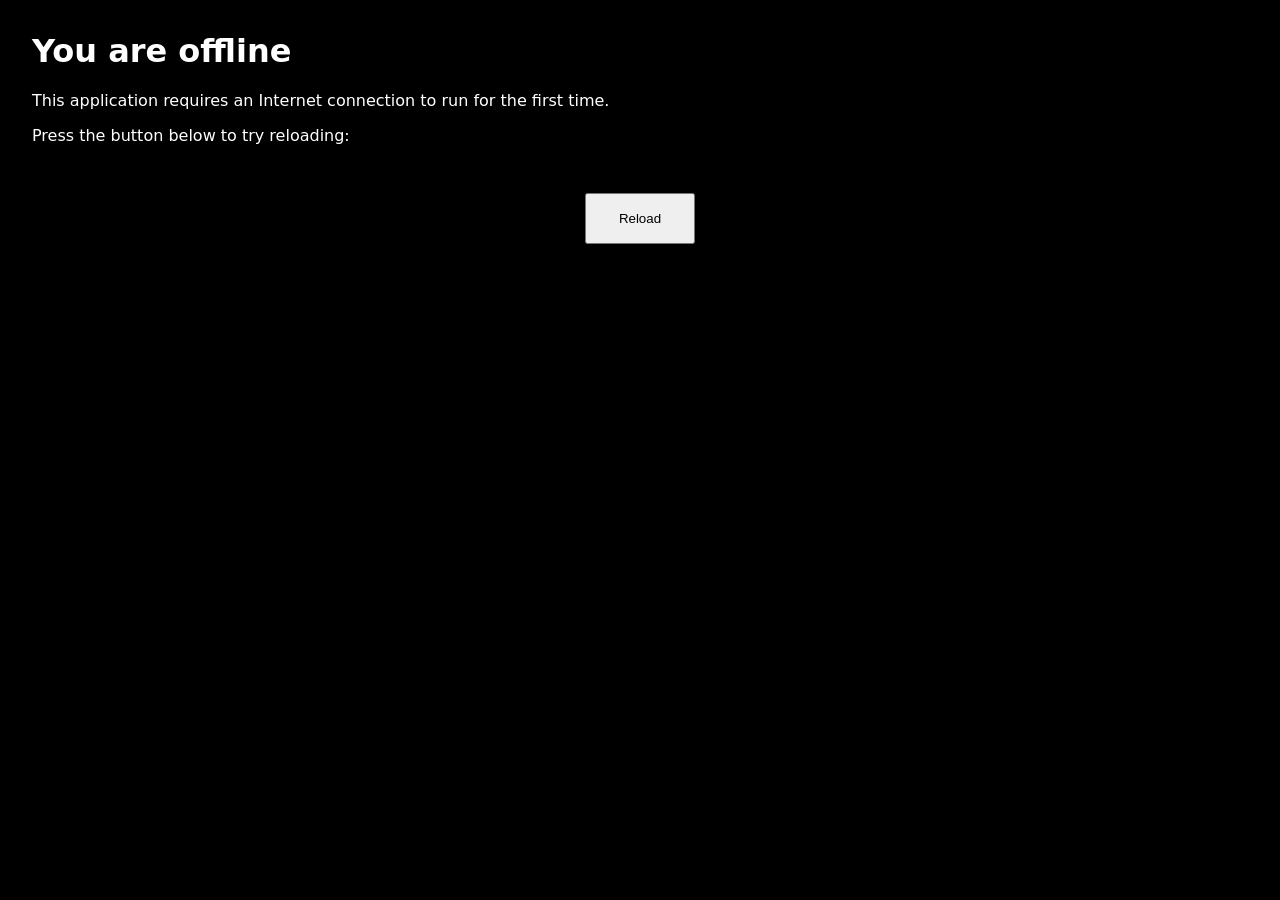
<file: a-personal-vibe/index.offline.html>
<!DOCTYPE html>
<html lang="en">
	<head>
		<meta charset="utf-8">
		<meta http-equiv="X-UA-Compatible" content="IE=edge">
		<meta name="viewport" content="width=device-width, initial-scale=1">
		<title>You are offline</title>
		<style>
html {
	background-color: #000000;
	color: #ffffff;
}

body {
	font-family: system-ui, -apple-system, "Segoe UI", Roboto, "Helvetica Neue", Arial, "Noto Sans", sans-serif, "Apple Color Emoji", "Segoe UI Emoji", "Segoe UI Symbol", "Noto Color Emoji";
	margin: 2rem;
}

p {
	margin-block: 1rem;
}

button {
	display: block;
	padding: 1rem 2rem;
	margin: 3rem auto 0;
}
		</style>
	</head>
	<body>
		<h1>You are offline</h1>
		<p>This application requires an Internet connection to run for the first time.</p>
		<p>Press the button below to try reloading:</p>
		<button type="button">Reload</button>
		<script>
document.querySelector('button').addEventListener('click', () => {
	window.location.reload();
});
		</script>
	</body>
</html>
</file>
<file: kalggb/assets/index-Z-aW4l08.css>
:root{--rust: #b05a3d;--green: #7cb518;--navy: #212738;--mist: #edf2ef;--sky: #57c4e5;--white: #ffffff;--muted: #5a6275;--line: rgba(33, 39, 56, .12);--yes: var(--green);--no: var(--rust);--shadow: 0 1px 0 rgba(33, 39, 56, .06);--font-display: "Outfit", system-ui, sans-serif;--font-body: "Source Sans 3", system-ui, sans-serif}*,*:before,*:after{box-sizing:border-box}html,body,#root{min-height:100%}body{margin:0;font-family:var(--font-body);color:var(--navy);background:var(--mist);line-height:1.45;-webkit-font-smoothing:antialiased}a{color:inherit;text-decoration:none}button,input,textarea{font:inherit}button{cursor:pointer}img{max-width:100%;display:block}.app-shell{min-height:100vh;display:flex;flex-direction:column}.main{flex:1;width:min(1120px,100%);margin:0 auto;padding:1.25rem 1.25rem 3rem}.nav{position:sticky;top:0;z-index:40;background:#edf2efeb;-webkit-backdrop-filter:blur(10px);backdrop-filter:blur(10px);border-bottom:1px solid var(--line)}.nav-inner{width:min(1120px,100%);margin:0 auto;padding:.75rem 1.25rem;display:flex;align-items:center;gap:1.25rem}.streak-bar{border-top:1px solid var(--line);background:#7cb5180f}.streak-bar-inner{width:min(1120px,100%);margin:0 auto;padding:.55rem 1.25rem .7rem;display:flex;align-items:center;gap:1rem;flex-wrap:wrap}.streak-bar-label{display:flex;flex-direction:column;gap:.15rem;min-width:9rem}.streak-bar-hint{font-size:.75rem;color:var(--muted);font-weight:600}.streak-bar .streak-week{flex:1;margin:0;min-width:200px}.streak-week.compact .streak-day{padding:.3rem .1rem .35rem}.streak-week.compact .streak-check{width:1.25rem;height:1.25rem;font-size:.7rem}.streak-week.compact .streak-day-label{font-size:.6rem}.signup-perks{margin-bottom:.85rem}.signup-perks p{margin:0 0 .45rem}.brand{font-family:var(--font-display);font-weight:800;font-size:1.35rem;letter-spacing:-.03em;color:var(--navy)}.brand span{color:var(--rust)}.nav-links{display:flex;gap:.25rem;flex:1}.nav-links a{padding:.4rem .75rem;border-radius:6px;font-weight:600;font-size:.95rem;color:var(--muted)}.nav-links a.active,.nav-links a:hover{color:var(--navy);background:#2127380f}.nav-right{display:flex;align-items:center;gap:.75rem;margin-left:auto}.balance-pill{display:flex;align-items:center;gap:.4rem;background:var(--white);border:1px solid var(--line);border-radius:999px;padding:.35rem .75rem;font-weight:700;font-size:.9rem}.balance-pill .coin{color:var(--rust);font-size:.75rem;text-transform:uppercase;letter-spacing:.04em}.streak-badge{background:#7cb51826;color:#4d7310;font-weight:700;font-size:.8rem;padding:.3rem .55rem;border-radius:999px}.btn{display:inline-flex;align-items:center;justify-content:center;gap:.35rem;border:none;border-radius:8px;padding:.55rem 1rem;font-weight:700;font-size:.95rem;transition:transform .12s ease,background .12s ease,opacity .12s ease}.btn:active{transform:scale(.98)}.btn:disabled{opacity:.5;cursor:not-allowed}.btn-primary{background:var(--rust);color:#fff}.btn-primary:hover:not(:disabled){background:#984c33}.btn-ghost{background:transparent;color:var(--navy);border:1px solid var(--line)}.btn-yes{background:var(--yes);color:#fff}.btn-yes:hover:not(:disabled){filter:brightness(.95)}.btn-no{background:var(--no);color:#fff}.btn-no:hover:not(:disabled){filter:brightness(.95)}.btn-sky{background:var(--sky);color:var(--navy)}.btn-danger{background:transparent;color:var(--rust);border:1px solid rgba(176,90,61,.35)}.home-hero{margin:-1.25rem -1.25rem 1.75rem;position:relative;overflow:hidden;background:var(--navy);color:var(--mist)}.home-hero-inner{width:min(1120px,100%);margin:0 auto;padding:2rem 1.25rem 1.5rem;position:relative;z-index:2}.home-hero h1{font-family:var(--font-display);font-size:clamp(2.4rem,6vw,3.6rem);font-weight:800;letter-spacing:-.04em;margin:0 0 .4rem;line-height:1.05}.home-hero h1 em{font-style:normal;color:var(--sky)}.home-hero p{margin:0 0 1.1rem;max-width:34rem;font-size:1.1rem;color:#edf2efd1}.hero-actions{display:flex;align-items:center;justify-content:space-between;gap:.75rem;flex-wrap:wrap}.hero-actions-left{display:flex;gap:.6rem;flex-wrap:wrap}.hero-get-started{border-color:#edf2ef59;color:var(--mist)}.hero-get-started:hover{background:#edf2ef1a}.ggb-gallery{display:grid;grid-template-columns:repeat(4,1fr);gap:.85rem;width:min(1120px,100%);margin:0 auto;padding:0 1.25rem 1.5rem;box-sizing:border-box}.ggb-gallery figure{margin:0;aspect-ratio:1;overflow:hidden;position:relative;border-radius:14px;border:2px solid rgba(237,242,239,.22);background:#00000040;box-shadow:0 8px 24px #00000040}.ggb-gallery img{width:100%;height:100%;object-fit:cover;transition:transform .45s ease}.ggb-gallery figure:hover img{transform:scale(1.04)}.section-head{display:flex;align-items:baseline;justify-content:space-between;gap:1rem;margin:0 0 1rem}.section-head h2{font-family:var(--font-display);font-size:1.35rem;margin:0;letter-spacing:-.02em}.section-head a{color:var(--sky);font-weight:700}.market-list{display:flex;flex-direction:column;gap:.65rem}.market-card{display:grid;grid-template-columns:1fr auto;gap:1rem;align-items:center;background:var(--white);border:1px solid var(--line);border-radius:10px;padding:1rem 1.1rem;box-shadow:var(--shadow);transition:border-color .15s ease}.market-card:hover{border-color:#57c4e58c}.market-card h3{margin:0 0 .25rem;font-family:var(--font-display);font-size:1.05rem;font-weight:700;letter-spacing:-.02em}.market-meta{font-size:.85rem;color:var(--muted)}.odds-row{display:flex;gap:.5rem;align-items:stretch}.odds-chip{min-width:4.5rem;text-align:center;padding:.45rem .65rem;border-radius:8px;font-weight:800;font-family:var(--font-display);font-size:1.05rem}.odds-chip.yes{background:#7cb51824;color:#3f6209}.odds-chip.no{background:#b05a3d24;color:#7a3a26}.odds-chip small{display:block;font-family:var(--font-body);font-size:.7rem;font-weight:600;opacity:.75;text-transform:uppercase;letter-spacing:.04em}.field{display:flex;flex-direction:column;gap:.35rem;margin-bottom:.9rem}.field label{font-weight:600;font-size:.9rem}.field input,.field textarea,.field select{border:1px solid var(--line);border-radius:8px;padding:.65rem .75rem;background:var(--white);color:var(--navy)}.field input:focus,.field textarea:focus{outline:2px solid rgba(87,196,229,.45);border-color:var(--sky)}.panel{background:var(--white);border:1px solid var(--line);border-radius:12px;padding:1.25rem;box-shadow:var(--shadow)}.panel h2,.panel h3{font-family:var(--font-display);margin:0 0 .75rem;letter-spacing:-.02em}.auth-wrap{width:min(420px,100%);margin:2rem auto}.error{background:#b05a3d1f;color:#7a3a26;padding:.65rem .8rem;border-radius:8px;margin-bottom:.9rem;font-weight:600;font-size:.9rem}.success{background:#7cb51824;color:#3f6209;padding:.65rem .8rem;border-radius:8px;margin-bottom:.9rem;font-weight:600;font-size:.9rem}.detail-grid{display:grid;grid-template-columns:1.4fr 1fr;gap:1.25rem;align-items:start}.price-bar{display:grid;grid-template-columns:1fr 1fr;gap:.75rem;margin:1rem 0 1.25rem}.price-big{border-radius:10px;padding:1rem;text-align:center}.price-big.yes{background:#7cb5181f}.price-big.no{background:#b05a3d1f}.price-big .label{font-size:.8rem;font-weight:700;text-transform:uppercase;letter-spacing:.05em;opacity:.7}.price-big .val{font-family:var(--font-display);font-size:2.2rem;font-weight:800;letter-spacing:-.03em}.trade-sides{display:grid;grid-template-columns:1fr 1fr;gap:.5rem;margin-bottom:.85rem}.trade-sides button{border:2px solid transparent;border-radius:8px;padding:.7rem;font-weight:800;background:#2127380d;color:var(--muted)}.trade-sides button.active.yes{border-color:var(--yes);background:#7cb51826;color:#3f6209}.trade-sides button.active.no{border-color:var(--no);background:#b05a3d26;color:#7a3a26}.quote-line{font-size:.9rem;color:var(--muted);margin:.5rem 0 1rem}.spark{width:100%;height:120px;margin-top:.5rem}.toolbar{display:flex;flex-wrap:wrap;gap:.5rem;margin-top:1rem}.modal-backdrop{position:fixed;top:0;right:0;bottom:0;left:0;background:#2127388c;display:grid;place-items:center;z-index:100;padding:1rem;animation:fadeIn .2s ease}.modal{width:min(420px,100%);background:var(--white);border-radius:14px;padding:1.5rem;animation:rise .25s ease}.modal h2{font-family:var(--font-display);margin:0 0 .5rem}.modal .streak-huge{font-family:var(--font-display);font-size:2.5rem;font-weight:800;color:var(--green);margin:.5rem 0 1rem}.streak-week{display:grid;grid-template-columns:repeat(7,1fr);gap:.4rem;margin:0 0 1.15rem}.streak-day{display:flex;flex-direction:column;align-items:center;gap:.25rem;padding:.45rem .15rem .5rem;border-radius:10px;border:1.5px dashed rgba(33,39,56,.2);background:#21273808;min-width:0}.streak-day.done{border-style:solid;border-color:#7cb5188c;background:#7cb51824;animation:checkPop .35s ease}.streak-day.milestone:not(.done){border-color:#57c4e573}.streak-day.milestone.done{border-color:var(--sky);box-shadow:0 0 0 2px #57c4e540}.streak-check{width:1.55rem;height:1.55rem;border-radius:999px;display:grid;place-items:center;font-size:.85rem;font-weight:800;color:#fff;background:#2127381f}.streak-day.done .streak-check{background:var(--green)}.streak-day-label{font-size:.65rem;font-weight:700;color:var(--muted);letter-spacing:.02em}.streak-day.done .streak-day-label{color:#3f6209}.streak-day-bonus{font-size:.58rem;font-weight:800;color:var(--sky);line-height:1}.bonus-breakdown{padding-left:1.1rem;color:var(--muted);margin:0 0 1rem}@keyframes checkPop{0%{transform:scale(.92)}60%{transform:scale(1.04)}to{transform:scale(1)}}@keyframes fadeIn{0%{opacity:0}to{opacity:1}}@keyframes rise{0%{opacity:0;transform:translateY(10px)}to{opacity:1;transform:translateY(0)}}.table{width:100%;border-collapse:collapse;font-size:.92rem}.table th,.table td{text-align:left;padding:.65rem .4rem;border-bottom:1px solid var(--line)}.table th{color:var(--muted);font-weight:600;font-size:.8rem;text-transform:uppercase;letter-spacing:.04em}.empty{color:var(--muted);padding:1.5rem 0;text-align:center}.search-row{display:flex;gap:.75rem;margin-bottom:1rem;flex-wrap:wrap}.search-row input{flex:1;min-width:180px;border:1px solid var(--line);border-radius:8px;padding:.65rem .75rem;background:var(--white)}.status-pill{display:inline-block;font-size:.75rem;font-weight:700;text-transform:uppercase;letter-spacing:.04em;padding:.2rem .45rem;border-radius:999px;margin-left:.4rem}.status-pill.resolved{background:#57c4e533;color:#1a6f8a}.status-pill.open{background:#7cb51826;color:#3f6209}@media(max-width:800px){.ggb-gallery{grid-template-columns:repeat(2,1fr)}.streak-week{gap:.3rem}.streak-day-label{font-size:.58rem}.detail-grid{grid-template-columns:1fr}.nav-links{display:none}.market-card{grid-template-columns:1fr}.odds-row{justify-content:stretch}.odds-chip{flex:1}}
</file>
